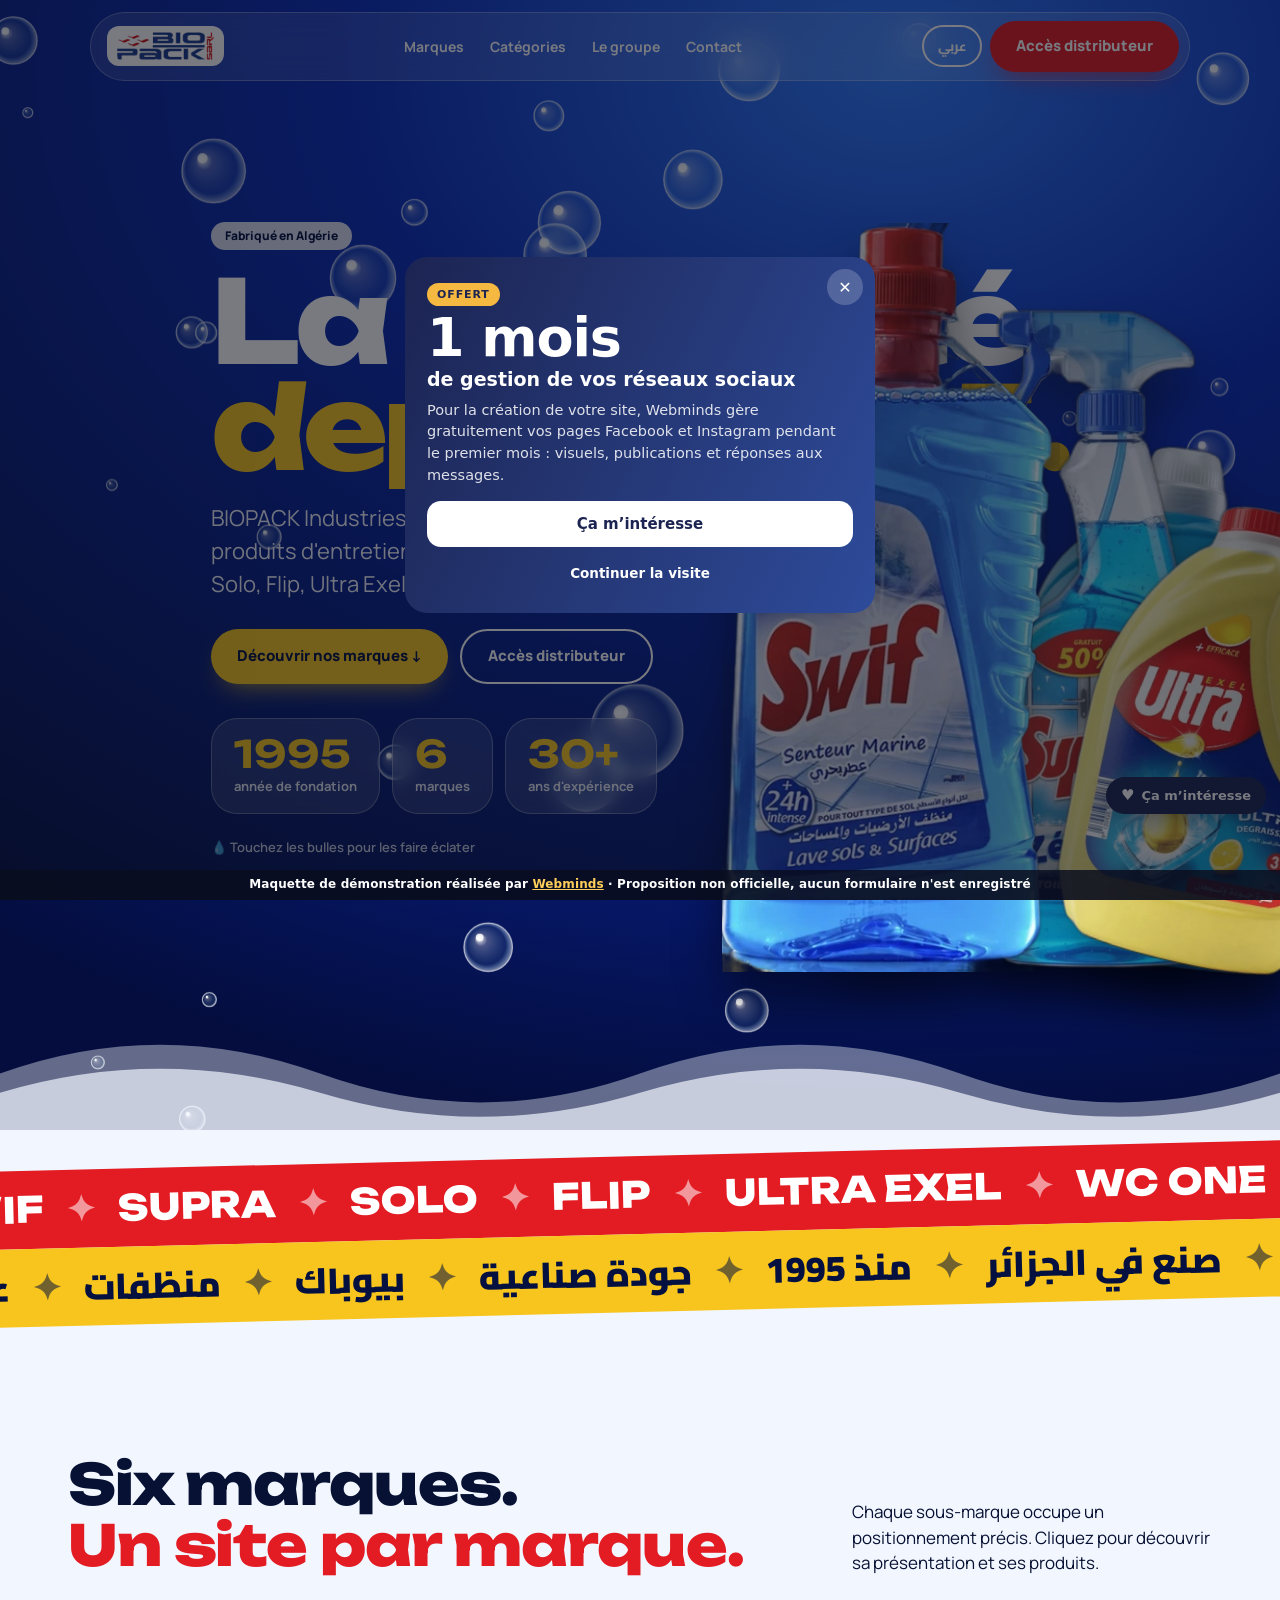
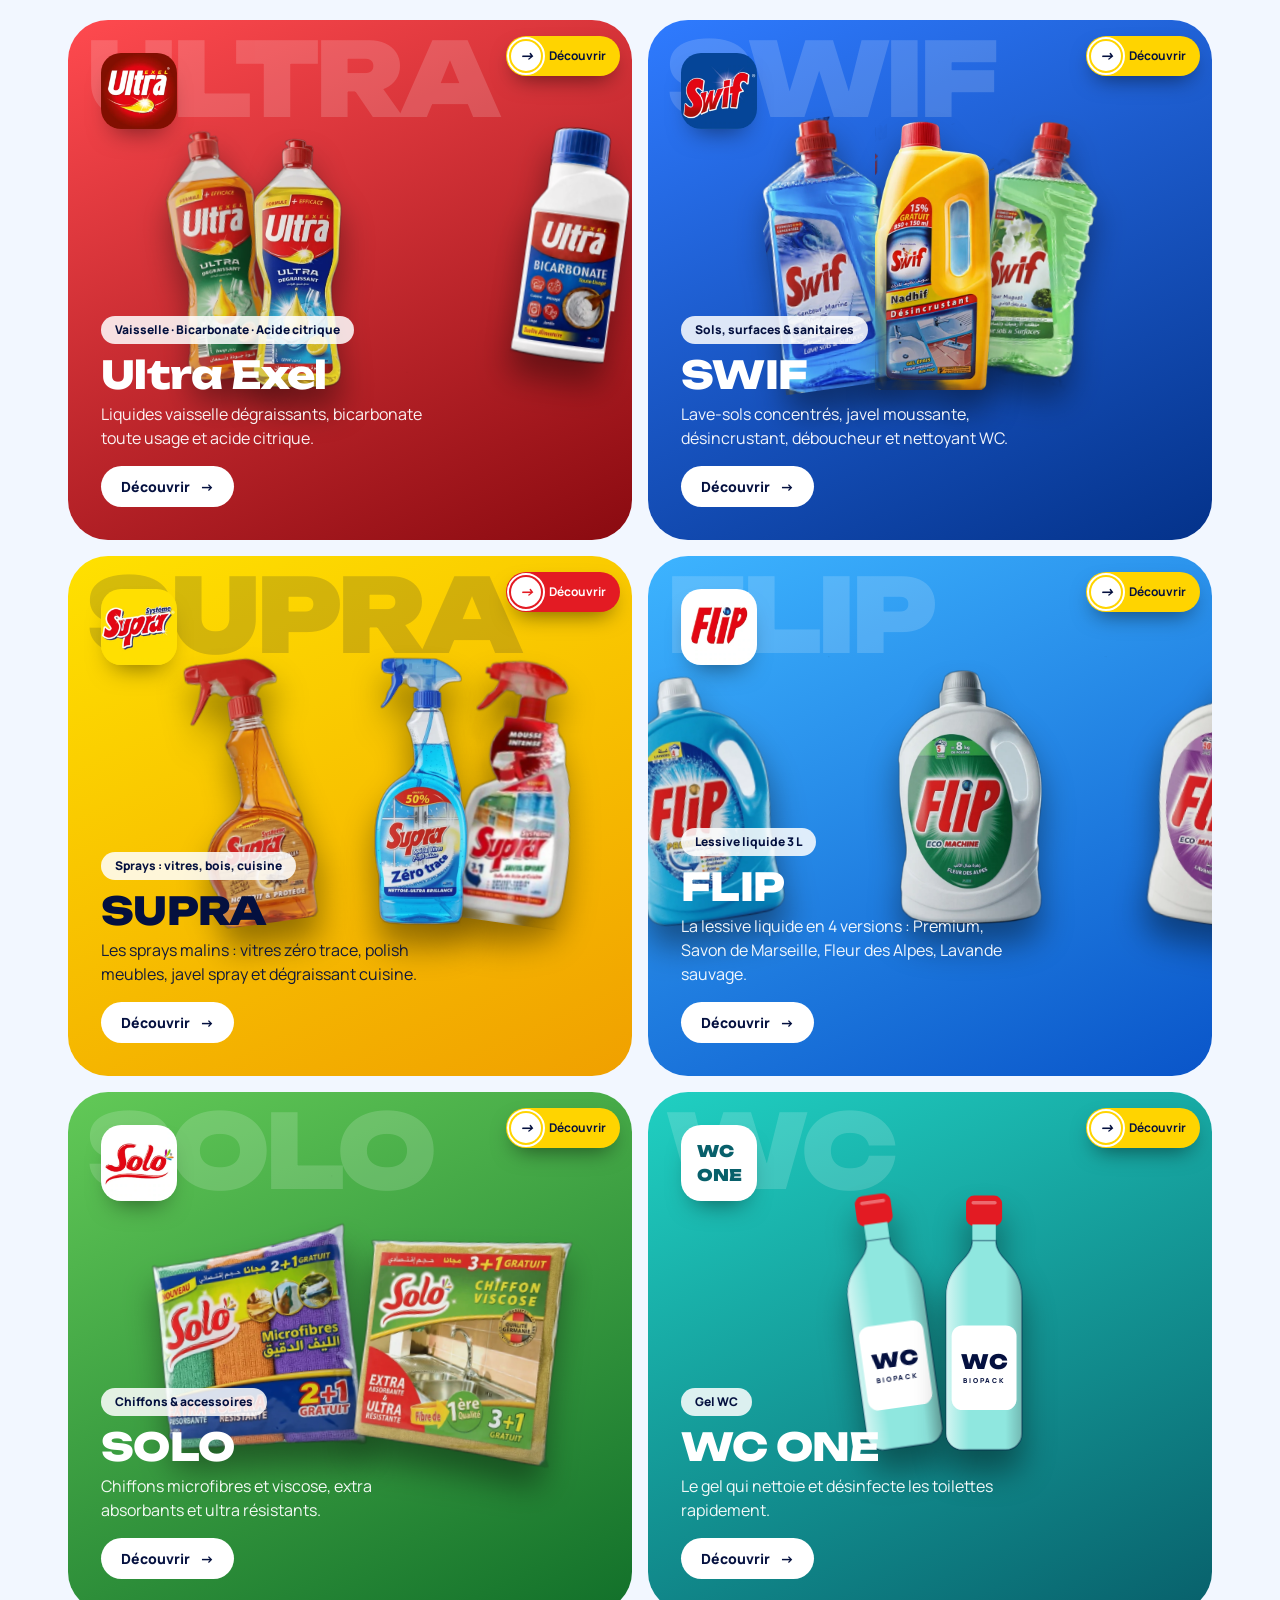
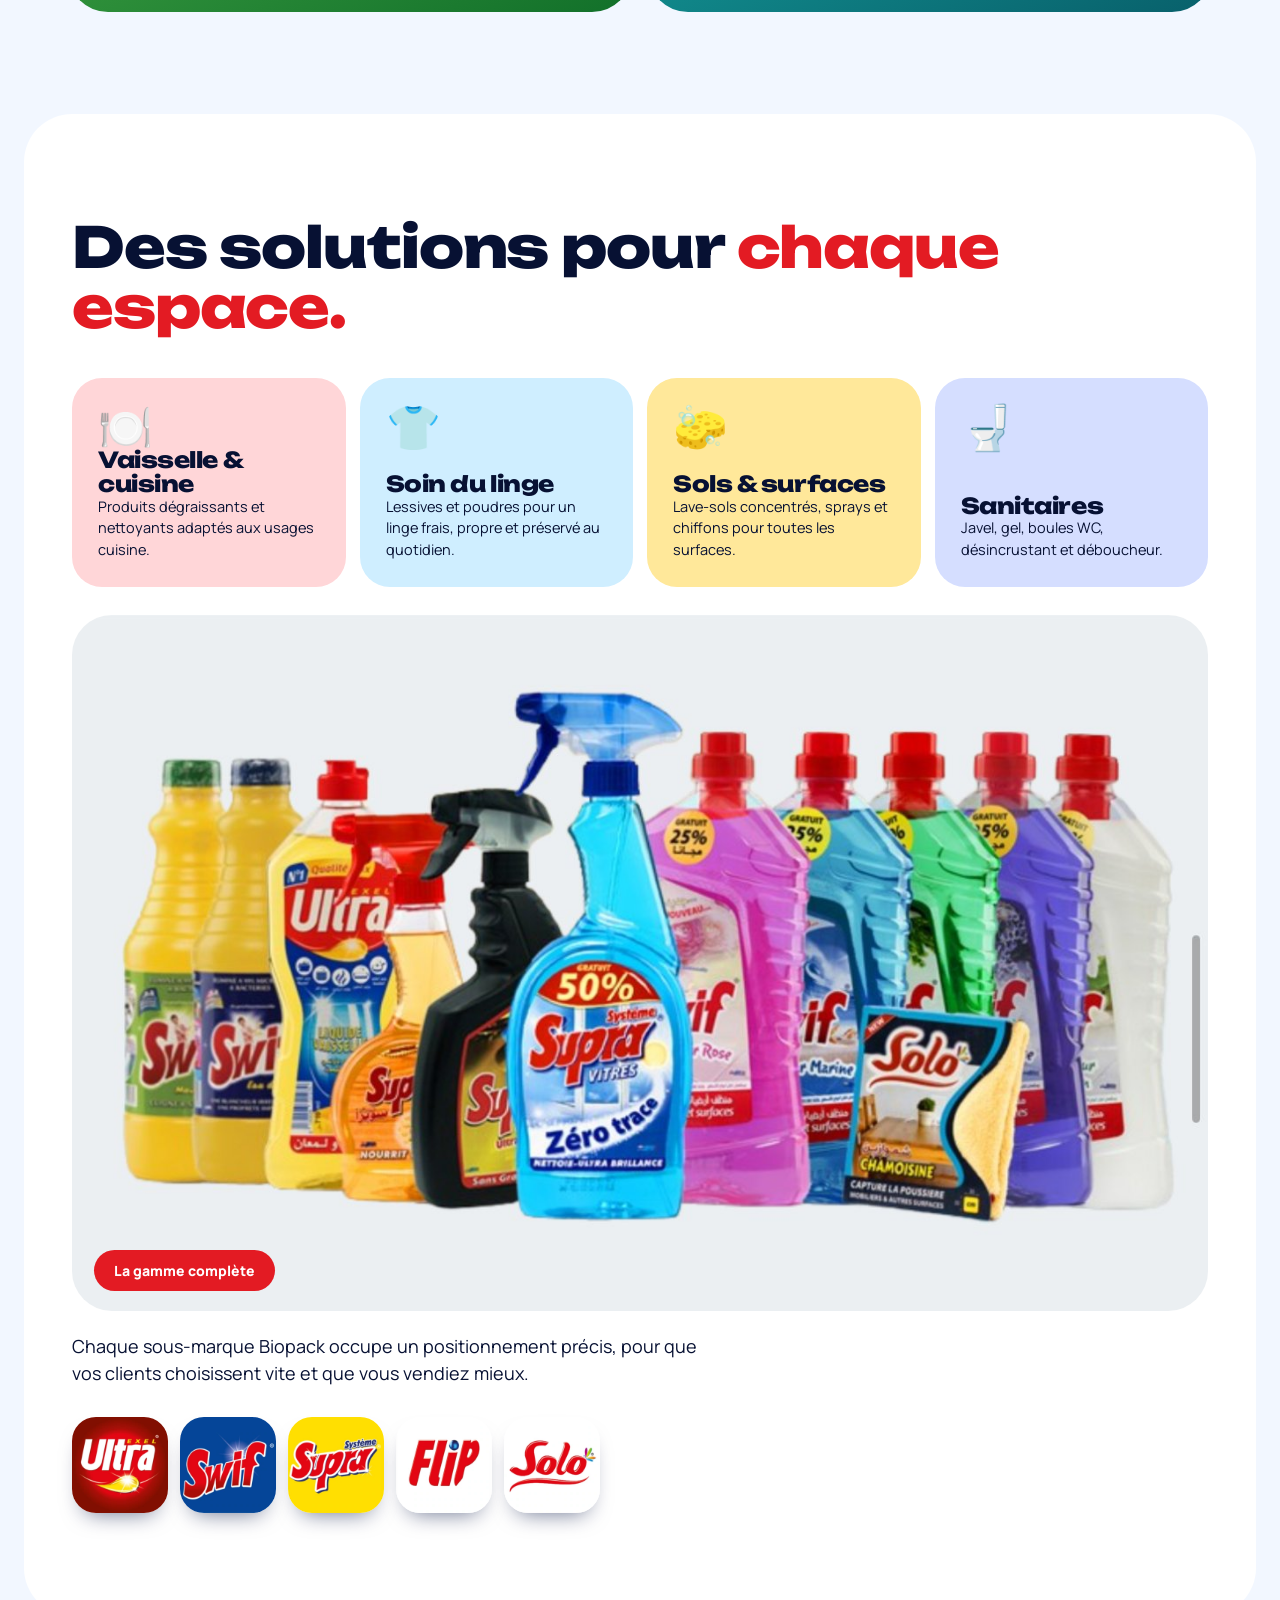
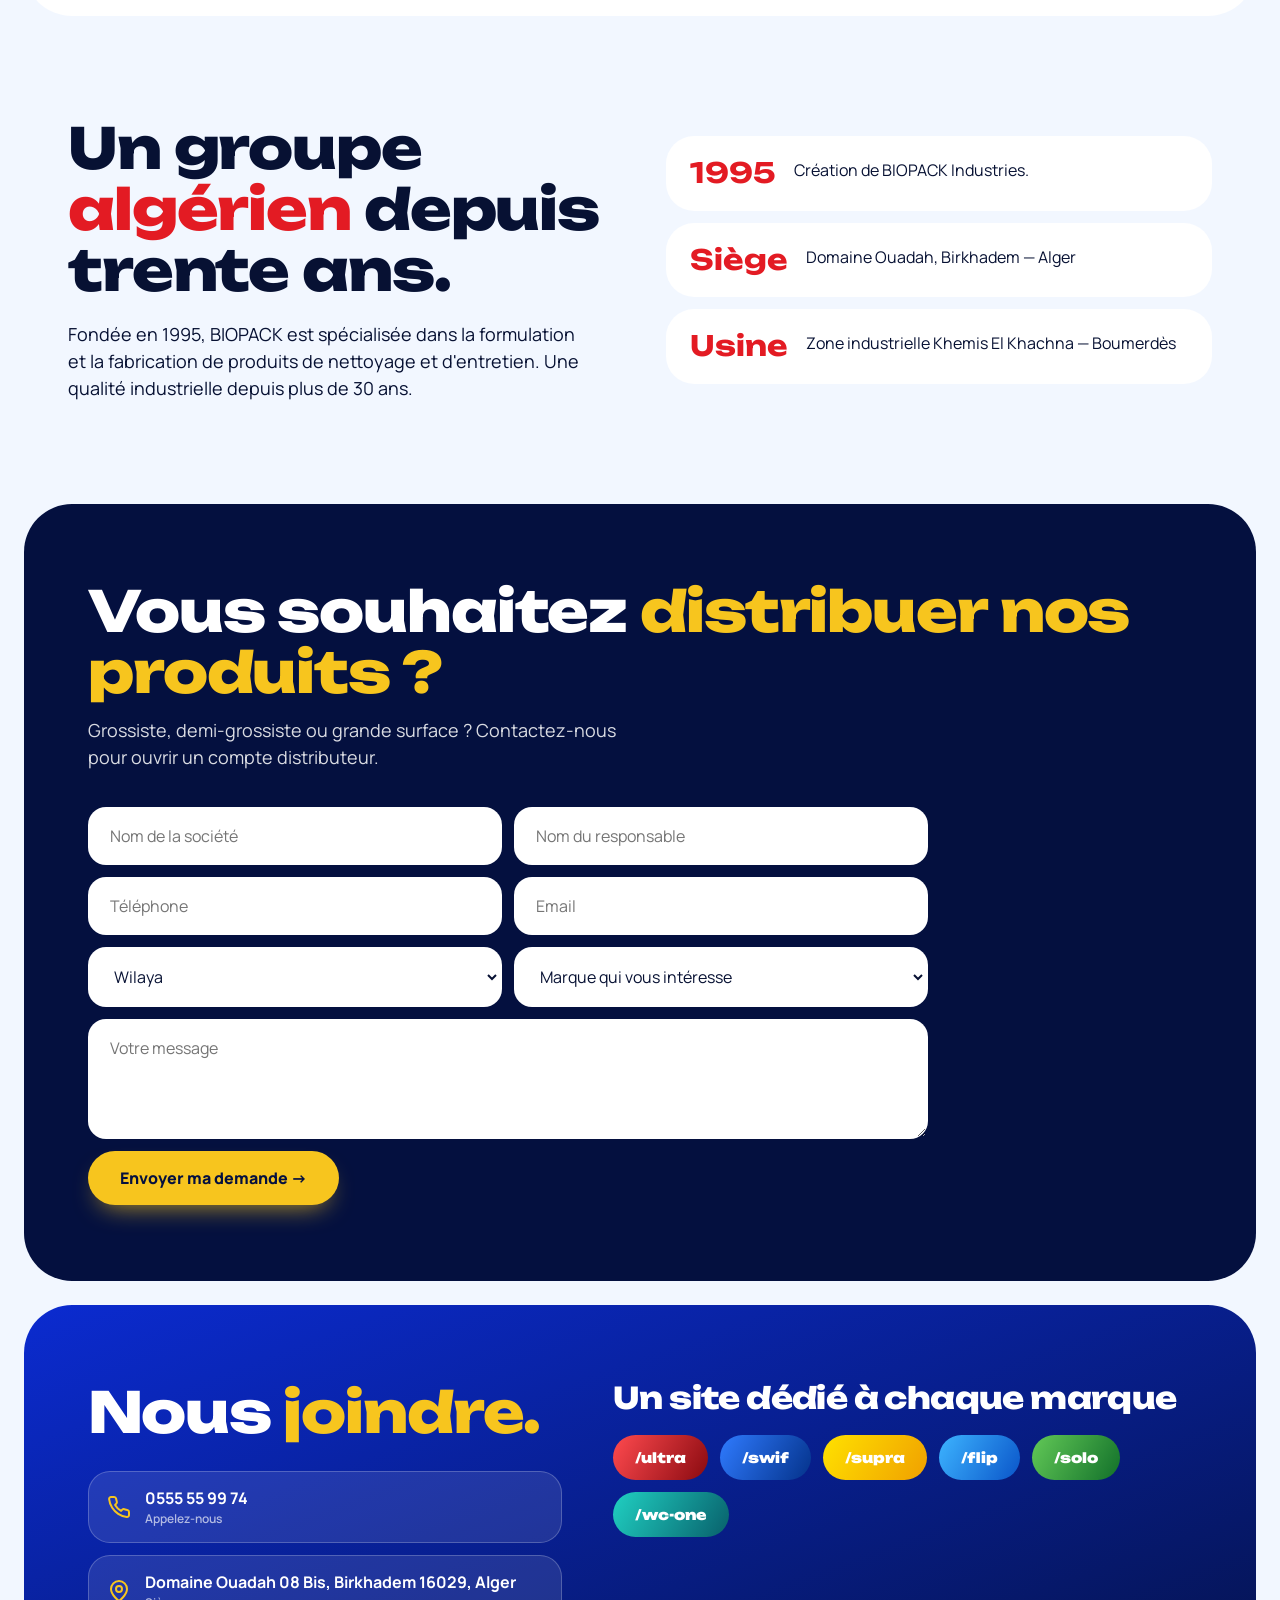
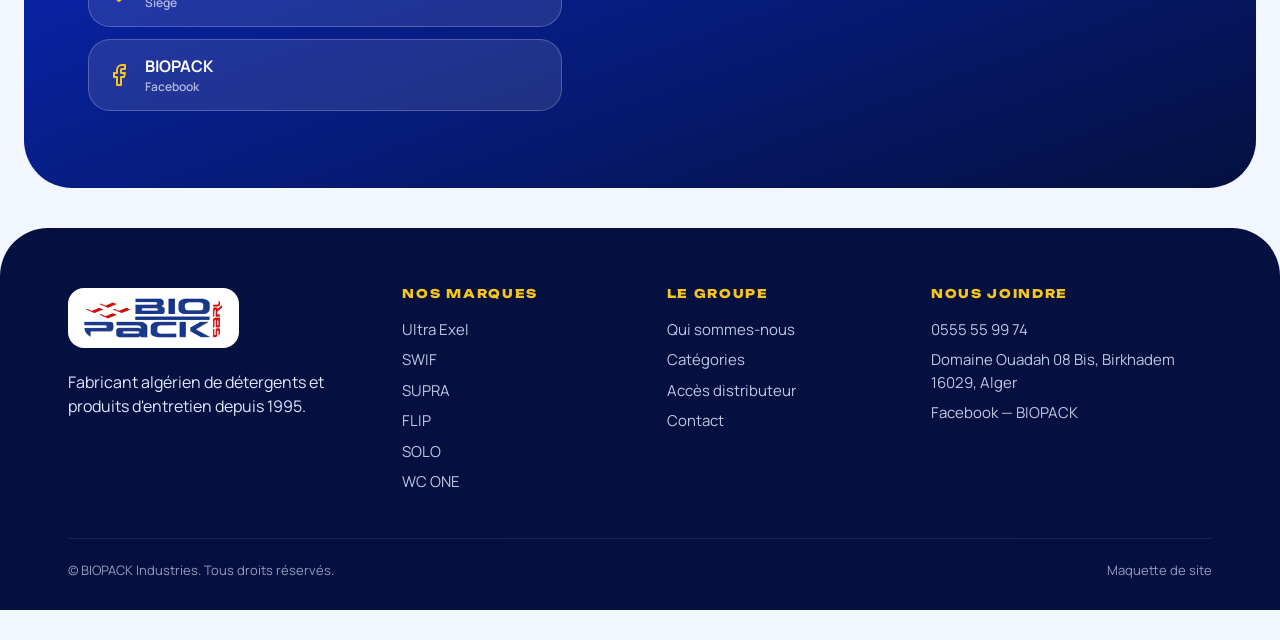
<file: index.html>
<!DOCTYPE html>
<html lang="fr"><head><meta charset="utf-8"><meta name="viewport" content="width=device-width, initial-scale=1, viewport-fit=cover"><link rel="preconnect" href="https://fonts.googleapis.com"><link rel="preconnect" href="https://fonts.gstatic.com" crossorigin><link href="https://fonts.googleapis.com/css2?family=Unbounded:wght@500;700;900&family=Manrope:wght@400;600;800&family=Cairo:wght@400;600;800;900&display=swap" rel="stylesheet"><link rel="stylesheet" href="style.css"><link rel="icon" href="img/logo-biopack.png">
<title data-ar="بيوباك — صانع جزائري للمنظفات منذ 1995">BIOPACK Industries — Détergents et produits d'entretien depuis 1995</title>
<meta name="description" content="BIOPACK Industries, fabricant algérien de détergents et produits d'entretien depuis 1995. Marques : Swif, Supra, Solo, Flip, Ultra Exel, WC One.">
<meta name="robots" content="noindex, nofollow"><!--wm-demo--></head><body>
<div id="hdr"></div>
<main>
<section class="hub-hero" id="top"><canvas class="bcanvas"></canvas>
 <div class="wrap">
  <span class="tag" data-ar="صنع في الجزائر">Fabriqué en Algérie</span>
  <h1 style="margin-top:18px" data-ar="النظافة <em>منذ 1995.</em>">La propreté,<br><em>depuis 1995.</em></h1>
  <p class="lead" data-ar="بيوباك للصناعات: صانع جزائري للمنظفات ومنتجات العناية، وراء علامات سويف وسوبرا وسولو وفليب وألترا إكسل ودبليو سي وان.">BIOPACK Industries, fabricant algérien de détergents et produits d'entretien, derrière les marques Swif, Supra, Solo, Flip, Ultra Exel et WC One.</p>
  <div class="acts"><a class="pill gold" href="#marques" data-ar="اكتشفوا علاماتنا ↓">Découvrir nos marques ↓</a><a class="pill ghost" href="#distributeurs" data-ar="فضاء الموزّع">Accès distributeur</a></div>
  <div class="kpis"><div><b>1995</b><span data-ar="سنة التأسيس">année de fondation</span></div><div><b>6</b><span data-ar="علامات">marques</span></div><div><b>30+</b><span data-ar="سنة من الخبرة">ans d'expérience</span></div></div>
  <span class="hint" data-ar="💧 المسوا الفقاعات لتفجيرها">💧 Touchez les bulles pour les faire éclater</span>
 </div>
 <div class="stage3" id="stage3"></div>
 <svg class="wave" viewBox="0 0 2880 120" preserveAspectRatio="none"><path class="w1" d="M0 60 Q360 0 720 60 T1440 60 T2160 60 T2880 60 V120 H0Z"/><path class="w2" d="M0 80 Q360 30 720 80 T1440 80 T2160 80 T2880 80 V120 H0Z"/></svg>
</section>

<div class="bands" aria-hidden="true"><div class="in">
 <div class="band"><div class="mq" data-w="SWIF|SUPRA|SOLO|FLIP|ULTRA EXEL|WC ONE"></div></div>
 <div class="band gold"><div class="mq" data-w="صنع في الجزائر|منذ 1995|جودة صناعية|بيوباك|منظفات|عناية"></div></div>
</div></div>

<section id="marques"><div class="wrap">
 <div class="head rv"><h2 data-ar="ست علامات.<br><em>موقع لكل علامة.</em>">Six marques.<br><em>Un site par marque.</em></h2>
  <p data-ar="كل علامة الفرعية لها موقعها ومنتجاتها. اضغطوا لاكتشافها.">Chaque sous-marque occupe un positionnement précis. Cliquez pour découvrir sa présentation et ses produits.</p></div>
 <div class="bgrid" id="bgrid"></div>
</div></section>

<section id="categories" style="background:#fff;border-radius:48px;margin-inline:clamp(10px,2vw,24px)"><div class="wrap">
 <h2 class="rv" data-ar="حلول <em>لكل مكان.</em>">Des solutions pour <em>chaque espace.</em></h2>
 <div class="catgrid">
  <div class="catc rv" style="--bg:var(--pink)"><span class="em">🍽️</span><div><h3 data-ar="الأواني والمطبخ">Vaisselle &amp; cuisine</h3><p data-ar="منتجات مزيلة للدهون ومنظفة ملائمة لاستعمالات المطبخ.">Produits dégraissants et nettoyants adaptés aux usages cuisine.</p></div></div>
  <div class="catc rv" style="--bg:var(--mint)"><span class="em">👕</span><div><h3 data-ar="العناية بالملابس">Soin du linge</h3><p data-ar="سوائل ومساحيق لملابس منعشة ونظيفة ومحفوظة كل يوم.">Lessives et poudres pour un linge frais, propre et préservé au quotidien.</p></div></div>
  <div class="catc rv" style="--bg:var(--sun)"><span class="em">🧽</span><div><h3 data-ar="الأرضيات والأسطح">Sols &amp; surfaces</h3><p data-ar="منظفات مركّزة وبخاخات وممسحات لكل الأسطح.">Lave-sols concentrés, sprays et chiffons pour toutes les surfaces.</p></div></div>
  <div class="catc rv" style="--bg:var(--lav)"><span class="em">🚽</span><div><h3 data-ar="الحمّامات والمراحيض">Sanitaires</h3><p data-ar="جافيل وجل وكريات ومزيل الترسبات وفاتح المجاري.">Javel, gel, boules WC, désincrustant et déboucheur.</p></div></div>
 </div>
 <div class="banner rv"><img src="img/col-all.jpg" alt="La gamme BIOPACK" loading="lazy"><span class="cap" data-ar="التشكيلة الكاملة">La gamme complète</span></div>
 <p class="rv" style="margin-top:22px;font-size:18px;max-width:640px" data-ar="كل علامة فرعية لبيوباك لها موقع محدد، ليختار زبائنكم بسرعة وتبيعوا أكثر.">Chaque sous-marque Biopack occupe un positionnement précis, pour que vos clients choisissent vite et que vous vendiez mieux.</p>
 <div class="tiles5 rv" id="tiles5"></div>
</div></section>

<section id="histoire"><div class="wrap story">
 <div class="rv"><h2 data-ar="مجموعة <em>جزائرية</em> منذ ثلاثين سنة.">Un groupe <em>algérien</em> depuis trente ans.</h2>
  <p style="margin-top:20px;font-size:18px;max-width:520px" data-ar="تأسست بيوباك سنة 1995 وتخصصت في تركيب وتصنيع منتجات التنظيف والعناية. جودة صناعية منذ أكثر من 30 سنة.">Fondée en 1995, BIOPACK est spécialisée dans la formulation et la fabrication de produits de nettoyage et d'entretien. Une qualité industrielle depuis plus de 30 ans.</p></div>
 <div class="tlv rv">
  <div><b>1995</b><p data-ar="تأسيس بيوباك للصناعات.">Création de BIOPACK Industries.</p></div>
  <div><b data-ar="المقر">Siège</b><p>Domaine Ouadah, Birkhadem — Alger</p></div>
  <div><b data-ar="المصنع">Usine</b><p>Zone industrielle Khemis El Khachna — Boumerdès</p></div>
 </div>
</div></section>

<section id="distributeurs" class="lightform"><div class="bubbles" data-n="10"></div><h2 class="rv" style="position:relative" data-ar="تريدون <em>توزيع منتجاتنا؟</em>">Vous souhaitez <em>distribuer nos produits ?</em></h2>
 <p class="rv" style="position:relative;margin-top:14px;opacity:.85;font-size:18px;max-width:560px" data-ar="تاجر جملة أو نصف جملة أو مساحة تجارية؟ اتصلوا بنا لفتح حساب موزّع.">Grossiste, demi-grossiste ou grande surface ? Contactez-nous pour ouvrir un compte distributeur.</p>
 <form class="f" id="df" style="position:relative">
  <input placeholder="Nom de la société" data-ar-ph="اسم المؤسسة" required><input placeholder="Nom du responsable" data-ar-ph="اسم المسؤول" required>
  <input type="tel" placeholder="Téléphone" data-ar-ph="الهاتف" required><input type="email" placeholder="Email" data-ar-ph="البريد الإلكتروني" required>
  <select id="wil" required><option value="" data-ar="الولاية">Wilaya</option></select>
  <select id="marq" required><option value="" data-ar="العلامة المهتم بها">Marque qui vous intéresse</option></select>
  <textarea class="full" id="dmsg" placeholder="Votre message" data-ar-ph="رسالتكم"></textarea>
  <button class="pill gold" type="submit" data-ar="إرسال الطلب →">Envoyer ma demande →</button>
 </form>
</section>

<div class="contact rv" id="contact" style="margin-top:24px"><div class="bubbles" data-n="12"></div>
 <div class="cg"><div><h2 data-ar="تواصلوا <em>معنا.</em>">Nous <em>joindre.</em></h2>
  <div class="cinfo"><a id="c-tel"></a><a id="c-map" target="_blank" rel="noopener"></a><a id="c-fb" target="_blank" rel="noopener"></a></div></div>
  <div><h3 style="font-size:clamp(20px,2.4vw,30px)" data-ar="موقع خاص بكل علامة">Un site dédié à chaque marque</h3><div class="others" id="others" style="margin-top:20px"></div></div></div>
</div>
</main>
<div id="ftr"></div>
<script src="brands.js"></script><script src="hubapp.js"></script>
<script>
document.getElementById('stage3').innerHTML=['ultra_orange750','swif_marine','flip_premium','supra_vitres','ultra_3l'].map(n=>'<img src="img/'+n+'.webp" alt="">').join('');
function drawBrands(){
 document.getElementById('bgrid').innerHTML=BORDER.map(k=>{const b=BRANDS[k];
  const imgs=b.hero.length?b.hero.map(s=>'<img src="img/'+s+'.webp" alt="">').join(''):bbottle('#8fe7df','WC')+bbottle('#8fe7df','WC');
  return '<a class="bcard'+(b.dark?' dk':'')+' rv" style="--c1:'+b.c1+';--c2:'+b.c2+'" href="'+b.slug+'/"><div class="bubbles" data-n="7"></div><span class="wmk">'+b.name.split(' ')[0]+'</span><span class="pastille"><i class="pi">→</i><b data-ar="اكتشفوا">Découvrir</b></span>'+(b.logo?'<img class="tile-logo" src="img/'+b.logo+'" alt="'+b.name+'">':'<span class="tile-logo" style="background:#fff;color:#08606b;display:grid;place-items:center;font-family:var(--h);font-weight:900;font-size:16px">WC<br>ONE</span>')+'<div class="bots'+(b.hero.length===2?' two':'')+'">'+imgs+'</div><div class="tx"><span class="tag" data-ar="'+A(b.tagAr)+'">'+b.tag+'</span><h3>'+b.name+'</h3><p data-ar="'+A(b.subAr)+'">'+b.sub+'</p><span class="go"><span data-ar="اكتشفوا">Découvrir</span> →</span></div></a>'}).join('');
 App.refresh();
}
drawBrands();
document.getElementById('tiles5').innerHTML=BORDER.filter(k=>BRANDS[k].logo).map(k=>'<a href="'+BRANDS[k].slug+'/"><img src="img/'+BRANDS[k].logo+'" alt="'+BRANDS[k].name+'"></a>').join('');
document.getElementById('wil').innerHTML+=wilayaOpts();
document.getElementById('marq').innerHTML+=opt('Toutes les marques','كل العلامات')+BORDER.map(k=>opt(BRANDS[k].name,BRANDS[k].name)).join('');
const qb=new URLSearchParams(location.search).get('b');if(qb){const o=[...document.getElementById('marq').options].find(x=>x.text.toLowerCase()===qb.toLowerCase().replace('-',' '));if(o)o.selected=true}
const qp=new URLSearchParams(location.search).get('p');if(qp)document.getElementById('dmsg').value='Bonjour, je souhaite un tarif pour : '+qp;
document.getElementById('df').onsubmit=e=>{e.preventDefault();okForm(e.target,'Demande envoyée ! On vous rappelle vite.','تم إرسال الطلب! سنتّصل بكم قريبا.')};
document.getElementById('c-tel').href=GROUP.tel;document.getElementById('c-tel').innerHTML=IC.phone+'<span>'+GROUP.phone+'<small data-ar="اتصلوا بنا">Appelez-nous</small></span>';
document.getElementById('c-map').href=GROUP.map;document.getElementById('c-map').innerHTML=IC.pin+'<span>'+GROUP.addr+'<small data-ar="المقر">Siège</small></span>';
document.getElementById('c-fb').href=GROUP.fb;document.getElementById('c-fb').innerHTML=IC.fb+'<span>BIOPACK<small>Facebook</small></span>';
document.getElementById('others').innerHTML=BORDER.map(k=>'<a style="--c1:'+BRANDS[k].c1+';--c2:'+BRANDS[k].c2+'" href="'+BRANDS[k].slug+'/">/'+BRANDS[k].slug+'</a>').join('');
document.addEventListener('langchange',drawBrands);
App.refresh();
</script><div id="wm-demo" role="note" style="position:fixed;left:0;right:0;bottom:0;z-index:2147483000;background:rgba(10,14,30,.92);color:#fff;font:600 12px/1.3 system-ui,-apple-system,Segoe UI,Roboto,sans-serif;text-align:center;padding:7px 12px calc(7px + env(safe-area-inset-bottom,0px));letter-spacing:.01em">Maquette de démonstration réalisée par <a href="https://webminds.dz" style="color:#ffcf5a;text-decoration:underline" target="_blank" rel="noopener">Webminds</a> · Proposition non officielle, aucun formulaire n'est enregistré</div>
<script>(function(){function f(){var b=document.getElementById('wm-demo');if(!b)return;var h=b.offsetHeight;document.body.style.paddingBottom=(parseFloat(getComputedStyle(document.body).paddingBottom)||0)+h+'px';document.querySelectorAll('body *').forEach(function(e){if(e===b||b.contains(e))return;var s=getComputedStyle(e);if(s.position!=='fixed')return;var bt=parseFloat(s.bottom);if(!isNaN(bt)&&bt<120&&s.bottom!=='auto'&&e.offsetHeight<window.innerHeight*.6){e.style.bottom=(bt+h)+'px'}})}if(document.readyState==='complete')f();else addEventListener('load',f)})();</script><!--wm-demo--><script data-wml>(function(){if(window.__wmL)return;window.__wmL=1;
var C={"p": "Ultra", "mail": null, "wa": "213797372452", "v": [["/", "Version corporate", "Claire et rassurante"]]};
function ready(f){document.readyState==='loading'?document.addEventListener('DOMContentLoaded',f):f()}
ready(function(){
var css='.wmL-b{position:fixed;right:14px;bottom:calc(56px + env(safe-area-inset-bottom));z-index:2147483000;border:0;border-radius:999px;background:#1C2452;color:#fff;font:700 13px/1 system-ui,-apple-system,Segoe UI,Roboto,sans-serif;padding:11px 15px;box-shadow:0 6px 22px rgba(20,30,60,.35);cursor:pointer;display:flex;align-items:center;gap:7px}'
+'@media(max-width:520px){.wmL-b{bottom:calc(112px + env(safe-area-inset-bottom));font-size:12.5px;padding:10px 13px}}'
+'.wmL-m{position:fixed;inset:0;z-index:2147483001;background:rgba(10,14,25,.55);display:none;align-items:flex-end;justify-content:center;font-family:system-ui,-apple-system,Segoe UI,Roboto,sans-serif}.wmL-m.on{display:flex}@media(min-width:700px){.wmL-m{align-items:center;padding:20px}}'
+'.wmL-x{box-sizing:border-box;position:relative;background:#fff;color:#1C2452;width:100%;max-width:470px;max-height:92vh;overflow:auto;border-radius:22px 22px 0 0;padding:24px 22px calc(22px + env(safe-area-inset-bottom));text-align:left}@media(min-width:700px){.wmL-x{border-radius:22px}}'
+'.wmL-x *{box-sizing:border-box}.wmL-c{position:absolute;top:12px;right:12px;width:36px;height:36px;border:0;border-radius:50%;background:#F0F2F1;font-size:16px;cursor:pointer;color:#1C2452}'
+'.wmL-x h3{font:800 26px/1.1 system-ui,-apple-system,sans-serif;margin:4px 40px 10px 0;color:inherit}.wmL-x p{margin:0 0 14px;line-height:1.5;font-size:14.5px;opacity:.85}'
+'.wmL-o{background:linear-gradient(115deg,#1C2452,#2E4B9A);color:#fff}.wmL-o .wmL-c{background:rgba(255,255,255,.2);color:#fff}.wmL-big{font:900 54px/.95 system-ui,-apple-system,sans-serif;letter-spacing:-.02em;margin:6px 0 2px}.wmL-big small{display:block;font-size:19px;font-weight:700;letter-spacing:0;margin-top:6px}'
+'.wmL-tag{display:inline-block;background:#F5B841;color:#1C2452;font:800 11px system-ui,sans-serif;letter-spacing:.08em;border-radius:999px;padding:5px 10px}'
+'.wmL-btn{display:flex;align-items:center;justify-content:center;width:100%;border:0;border-radius:14px;padding:14px;font:800 15px system-ui,-apple-system,sans-serif;cursor:pointer;margin-top:8px}.wmL-w{background:#fff;color:#1C2452}.wmL-g{background:#1FAF55;color:#fff}.wmL-n{background:#1C2452;color:#fff}.wmL-l{background:transparent;color:inherit;font-weight:600;font-size:13.5px;padding:10px}'
+'.wmL-s{font:700 11.5px system-ui,sans-serif;text-transform:uppercase;letter-spacing:.06em;opacity:.6;margin:12px 0 8px}.wmL-ch{display:grid;gap:8px}.wmL-ch label{display:flex;align-items:center;gap:10px;border:1.5px solid #E2E6E3;border-radius:12px;padding:11px 12px;cursor:pointer;font-size:14px;font-weight:600}.wmL-ch label small{display:block;font-weight:500;opacity:.65;font-size:12px}.wmL-ch input{width:18px;height:18px;flex:none;accent-color:#1FAF55}'
+'.wmL-f{display:grid;gap:8px;margin:12px 0 6px}.wmL-f input{border:1.5px solid #E2E6E3;border-radius:12px;padding:12px;font:500 16px system-ui,sans-serif;color:#1C2452;background:#fff;-webkit-user-select:text!important;user-select:text!important;width:100%}'
+'.wmL-ok{text-align:center}.wmL-ok i{display:grid;place-items:center;width:64px;height:64px;margin:6px auto 12px;border-radius:50%;background:#E8F7EE;color:#1FAF55;font-style:normal;font-size:30px}';
var st=document.createElement('style');st.textContent=css;document.head.appendChild(st);
function ss(k,v){try{if(v===undefined)return sessionStorage.getItem(k);sessionStorage.setItem(k,v)}catch(e){}}
var p=location.pathname,cur=0;C.v.forEach(function(v,i){if(v[0]!=='/'&&p.indexOf(v[0])===0)cur=i});
var off=document.createElement('div');off.className='wmL-m';off.innerHTML='<div class="wmL-x wmL-o" role="dialog" aria-modal="true"><button class="wmL-c" type="button" aria-label="Fermer">✕</button><span class="wmL-tag">OFFERT</span><div class="wmL-big">1 mois<small>de gestion de vos réseaux sociaux</small></div><p style="margin-top:12px">Pour la création de votre site, Webminds gère gratuitement vos pages Facebook et Instagram pendant le premier mois : visuels, publications et réponses aux messages.</p><button class="wmL-btn wmL-w" type="button" data-i>Ça m’intéresse</button><button class="wmL-btn wmL-l" type="button" data-c>Continuer la visite</button></div>';
var ch='';C.v.forEach(function(v,i){ch+='<label><input type="radio" name="wmLv" value="'+v[1]+'"'+(i===cur?' checked':'')+'><span>'+v[1]+(v[2]?'<small>'+v[2]+'</small>':'')+'</span></label>'});
var it=document.createElement('div');it.className='wmL-m';it.innerHTML='<div class="wmL-x" role="dialog" aria-modal="true"><button class="wmL-c" type="button" aria-label="Fermer">✕</button><div data-s1><h3>Cette maquette vous plaît ?</h3><p>Choisissez la version qui vous intéresse : Webminds vous recontacte pour vous la présenter.</p>'+(C.v.length>1?'<div class="wmL-s">La version préférée</div><div class="wmL-ch">'+ch+'</div>':'')+'<div class="wmL-s">En plus</div><div class="wmL-ch"><label><input type="checkbox" value="Gestion des réseaux sociaux (1 mois offert)"><span>Réseaux sociaux<small>1 mois de gestion offert avec le site</small></span></label></div><div class="wmL-f"><input name="n" placeholder="Votre nom" autocomplete="name"><input name="t" type="tel" inputmode="tel" placeholder="Votre téléphone (facultatif)" autocomplete="tel"></div><button class="wmL-btn wmL-g" type="button" data-w>Envoyer sur WhatsApp</button>'+(C.mail?'<button class="wmL-btn wmL-l" type="button" data-e>Envoyer par e-mail</button>':'')+'</div><div class="wmL-ok" data-s2 hidden><i>✓</i><h3 style="margin:0 0 8px">Merci !</h3><p>Votre choix a bien été transmis à Webminds. Nous vous recontactons très vite.</p><button class="wmL-btn wmL-n" type="button" data-c>Continuer la visite</button></div></div>';
document.body.appendChild(off);document.body.appendChild(it);
var b=document.createElement('button');b.type='button';b.className='wmL-b';b.innerHTML='<b style="font-size:15px">♥</b>Ça m’intéresse';document.body.appendChild(b);
function op(m){off.classList.remove('on');it.classList.remove('on');m.classList.add('on')}
[off,it].forEach(function(m){m.addEventListener('click',function(e){if(e.target===m||e.target.closest('.wmL-c')||e.target.closest('[data-c]'))m.classList.remove('on')})});
b.onclick=function(){op(it)};off.querySelector('[data-i]').onclick=function(){op(it)};
function msg(){var v=(it.querySelector('input[name=wmLv]:checked')||{}).value||C.v[cur][1],x=[].map.call(it.querySelectorAll('input[type=checkbox]:checked'),function(c){return c.value}),n=it.querySelector('[name=n]').value.trim(),t=it.querySelector('[name=t]').value.trim();
 return{v:v,x:x,n:n,t:t,txt:'Bonjour Webminds, la maquette '+C.p+' m’intéresse.\nVersion préférée : '+v+(x.length?'\nEn plus : '+x.join(', '):'')+(n?'\nNom : '+n:'')+(t?'\nTéléphone : '+t:'')+'\nLien : '+location.origin+C.v[cur][0]}}
function mail(m){if(!C.mail)return;try{fetch('https://formsubmit.co/ajax/'+C.mail,{method:'POST',keepalive:true,headers:{'Content-Type':'application/json','Accept':'application/json'},body:JSON.stringify({_subject:'Maquette '+C.p+' : intéressé ('+m.v+')',Prospect:C.p,Version:m.v,Options:m.x.join(', ')||'-',Nom:m.n||'-',Telephone:m.t||'-',Lien:location.origin+C.v[cur][0],_template:'table',_captcha:'false'})}).catch(function(){})}catch(e){}}
function done(){it.querySelector('[data-s1]').hidden=true;it.querySelector('[data-s2]').hidden=false;ss('wmL-sent','1')}
it.querySelector('[data-w]').onclick=function(){var m=msg();mail(m);done();location.href='https://wa.me/'+C.wa+'?text='+encodeURIComponent(m.txt)};
var e=it.querySelector('[data-e]');if(e)e.onclick=function(){mail(msg());done()};
var sh=ss('wmL-off');addEventListener('scroll',function(){var r=(scrollY+innerHeight)/document.documentElement.scrollHeight;
 if(!sh&&scrollY>500&&r>.3){sh=1;ss('wmL-off','1');op(off)}
 if(!ss('wmL-it')&&!ss('wmL-sent')&&sh&&r>.92&&!off.classList.contains('on')){ss('wmL-it','1');op(it)}},{passive:true});
});})();
</script></body></html>
</file>
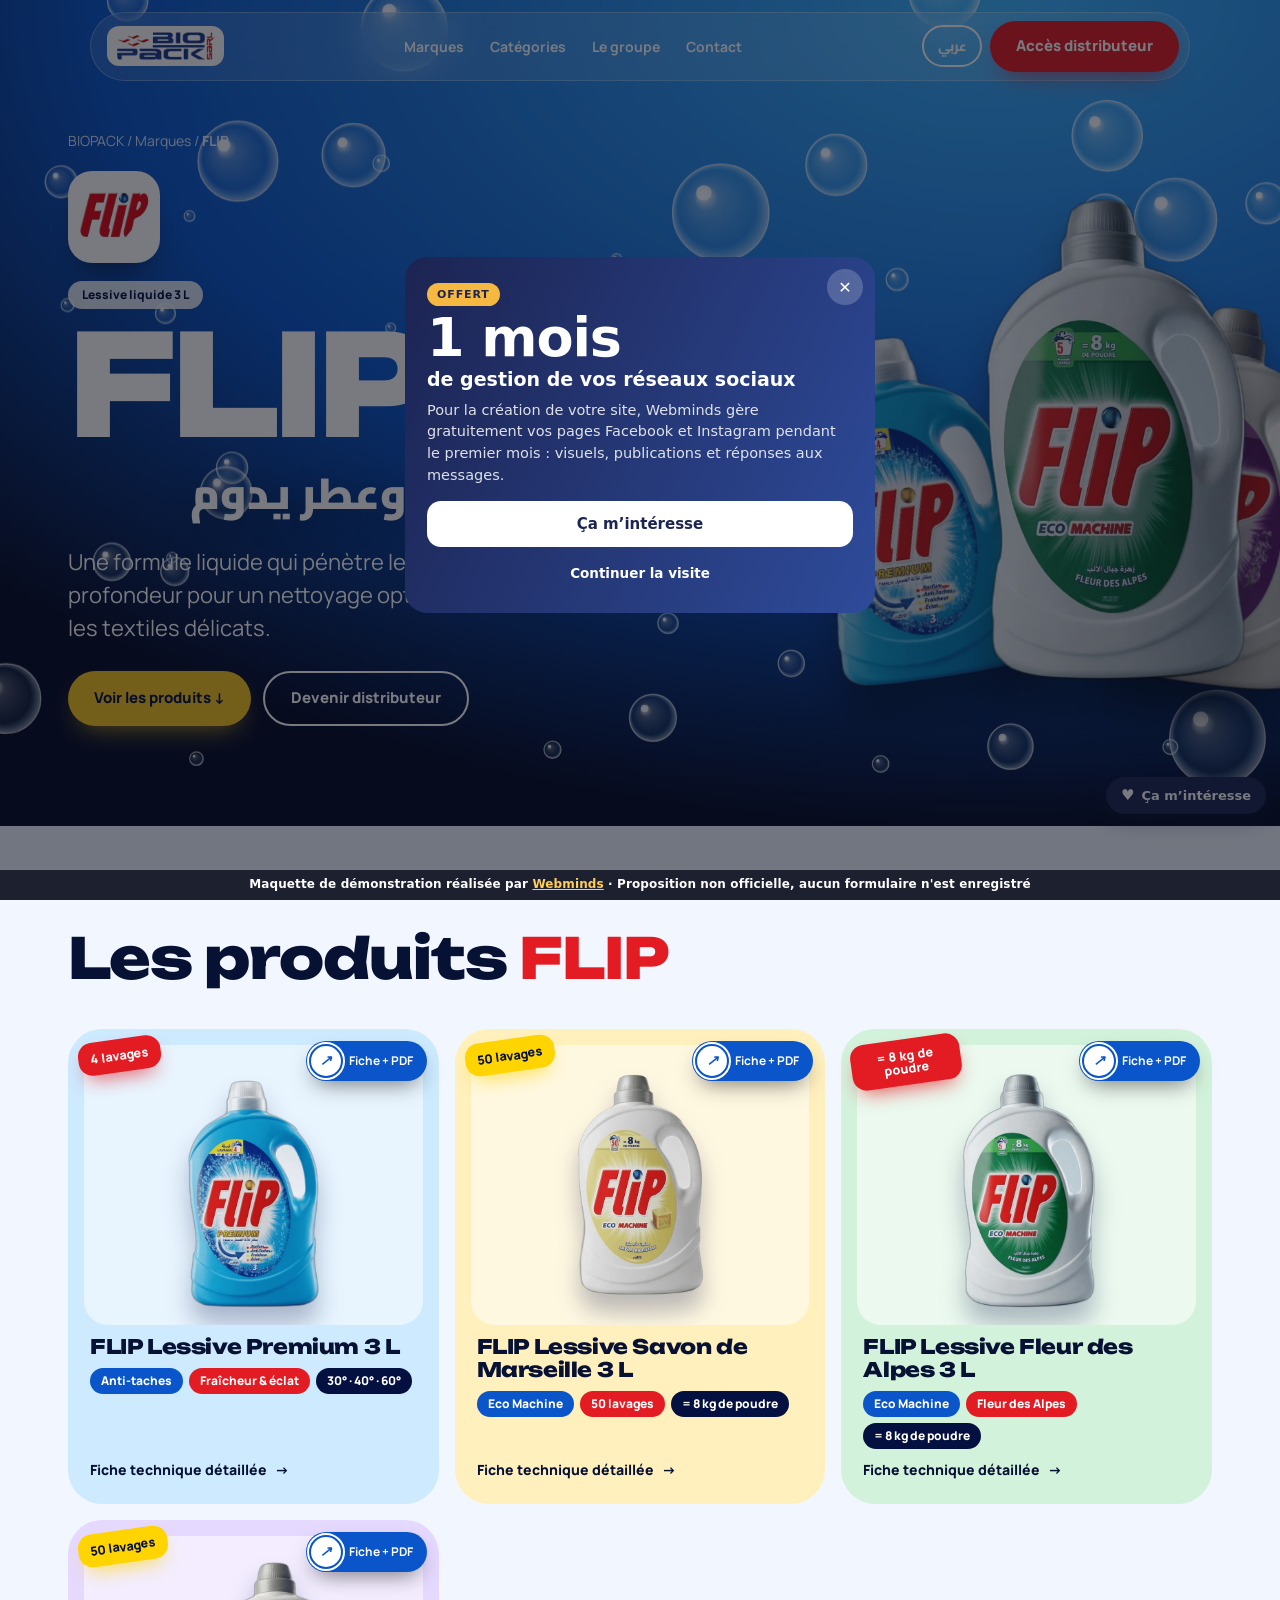
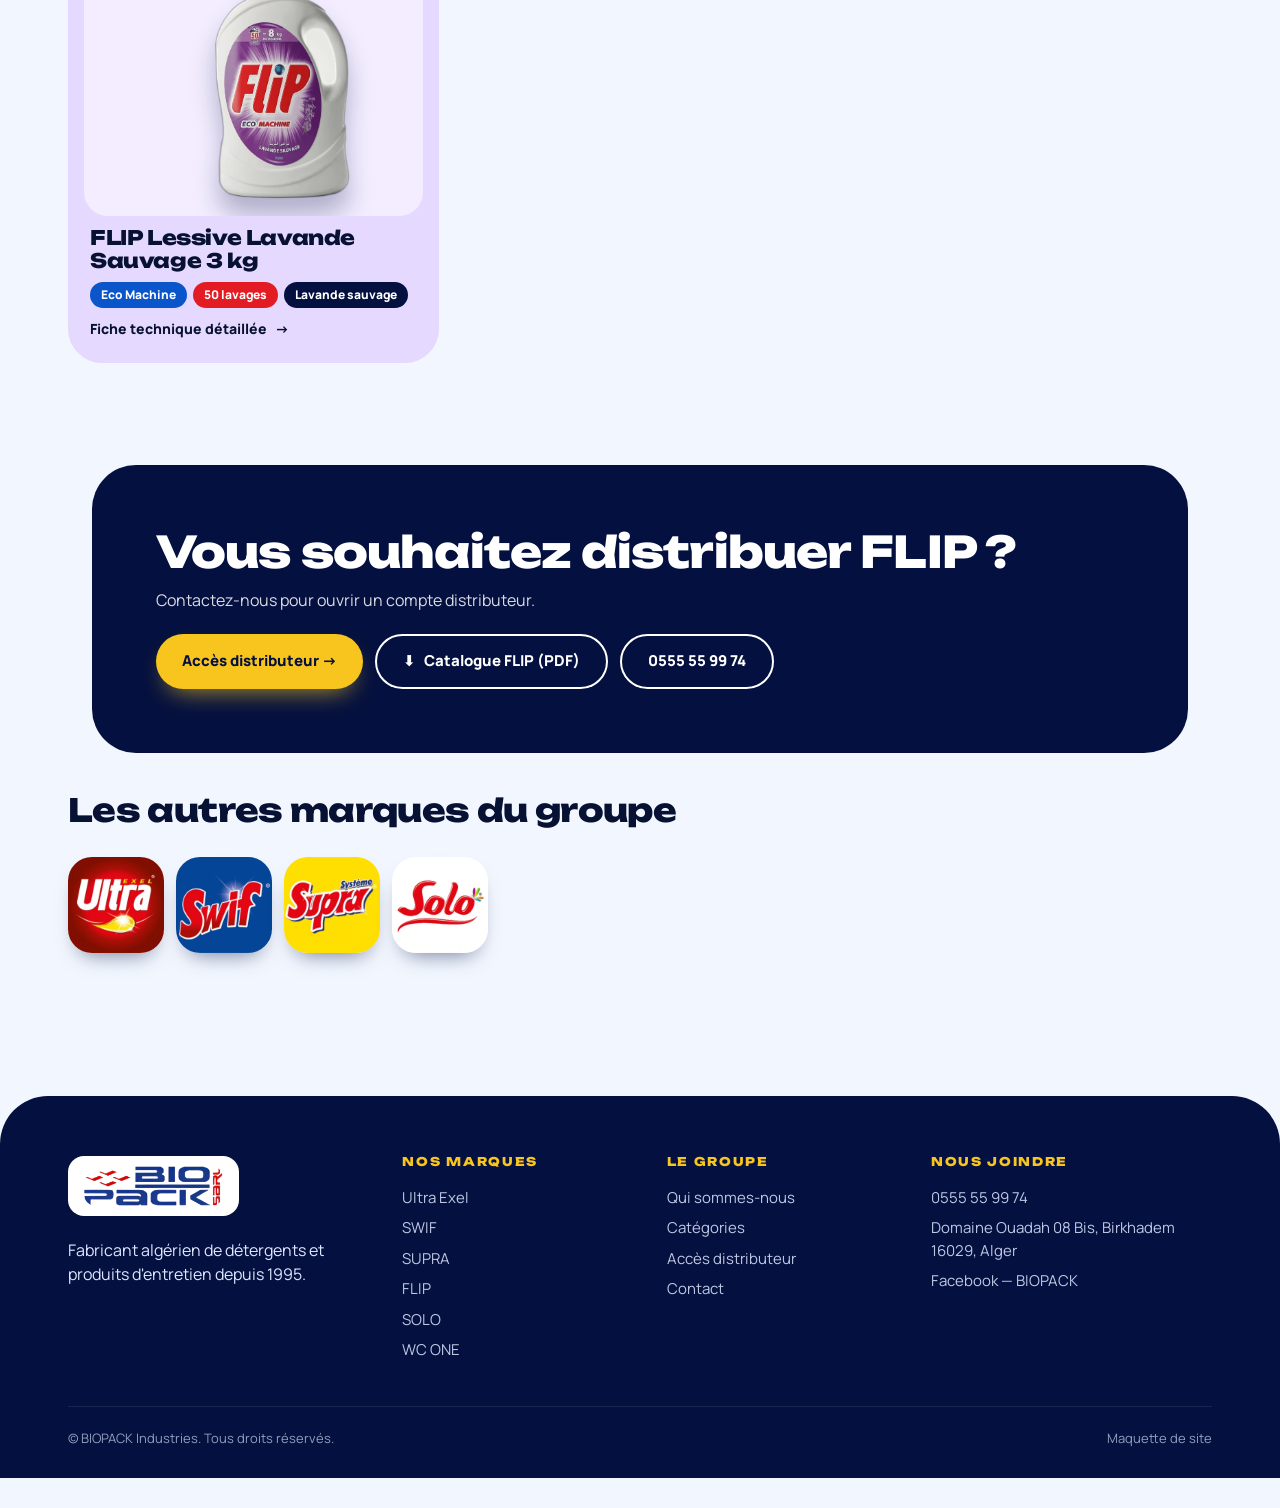
<file: flip/index.html>
<!DOCTYPE html>
<html lang="fr"><head><meta charset="utf-8"><meta name="viewport" content="width=device-width, initial-scale=1, viewport-fit=cover"><link rel="preconnect" href="https://fonts.googleapis.com"><link rel="preconnect" href="https://fonts.gstatic.com" crossorigin><link href="https://fonts.googleapis.com/css2?family=Unbounded:wght@500;700;900&family=Manrope:wght@400;600;800&family=Cairo:wght@400;600;800;900&display=swap" rel="stylesheet"><link rel="stylesheet" href="../style.css"><link rel="icon" href="../img/logo-biopack.png">
<title>FLIP — BIOPACK</title>
<meta name="robots" content="noindex, nofollow"><!--wm-demo--></head><body>
<div id="hdr"></div>
<main id="app"></main>
<div id="ftr"></div>
<script>window.ROOT='../';window.BKEY='flip'</script>
<script src="../brands.js"></script><script src="../fiches-data.js"></script><script src="../hubapp.js"></script><script src="../brandpage.js"></script>
<div id="wm-demo" role="note" style="position:fixed;left:0;right:0;bottom:0;z-index:2147483000;background:rgba(10,14,30,.92);color:#fff;font:600 12px/1.3 system-ui,-apple-system,Segoe UI,Roboto,sans-serif;text-align:center;padding:7px 12px calc(7px + env(safe-area-inset-bottom,0px));letter-spacing:.01em">Maquette de démonstration réalisée par <a href="https://webminds.dz" style="color:#ffcf5a;text-decoration:underline" target="_blank" rel="noopener">Webminds</a> · Proposition non officielle, aucun formulaire n'est enregistré</div>
<script>(function(){function f(){var b=document.getElementById('wm-demo');if(!b)return;var h=b.offsetHeight;document.body.style.paddingBottom=(parseFloat(getComputedStyle(document.body).paddingBottom)||0)+h+'px';document.querySelectorAll('body *').forEach(function(e){if(e===b||b.contains(e))return;var s=getComputedStyle(e);if(s.position!=='fixed')return;var bt=parseFloat(s.bottom);if(!isNaN(bt)&&bt<120&&s.bottom!=='auto'&&e.offsetHeight<window.innerHeight*.6){e.style.bottom=(bt+h)+'px'}})}if(document.readyState==='complete')f();else addEventListener('load',f)})();</script><!--wm-demo--><script data-wml>(function(){if(window.__wmL)return;window.__wmL=1;
var C={"p": "Ultra", "mail": null, "wa": "213797372452", "v": [["/", "Version corporate", "Claire et rassurante"]]};
function ready(f){document.readyState==='loading'?document.addEventListener('DOMContentLoaded',f):f()}
ready(function(){
var css='.wmL-b{position:fixed;right:14px;bottom:calc(56px + env(safe-area-inset-bottom));z-index:2147483000;border:0;border-radius:999px;background:#1C2452;color:#fff;font:700 13px/1 system-ui,-apple-system,Segoe UI,Roboto,sans-serif;padding:11px 15px;box-shadow:0 6px 22px rgba(20,30,60,.35);cursor:pointer;display:flex;align-items:center;gap:7px}'
+'@media(max-width:520px){.wmL-b{bottom:calc(112px + env(safe-area-inset-bottom));font-size:12.5px;padding:10px 13px}}'
+'.wmL-m{position:fixed;inset:0;z-index:2147483001;background:rgba(10,14,25,.55);display:none;align-items:flex-end;justify-content:center;font-family:system-ui,-apple-system,Segoe UI,Roboto,sans-serif}.wmL-m.on{display:flex}@media(min-width:700px){.wmL-m{align-items:center;padding:20px}}'
+'.wmL-x{box-sizing:border-box;position:relative;background:#fff;color:#1C2452;width:100%;max-width:470px;max-height:92vh;overflow:auto;border-radius:22px 22px 0 0;padding:24px 22px calc(22px + env(safe-area-inset-bottom));text-align:left}@media(min-width:700px){.wmL-x{border-radius:22px}}'
+'.wmL-x *{box-sizing:border-box}.wmL-c{position:absolute;top:12px;right:12px;width:36px;height:36px;border:0;border-radius:50%;background:#F0F2F1;font-size:16px;cursor:pointer;color:#1C2452}'
+'.wmL-x h3{font:800 26px/1.1 system-ui,-apple-system,sans-serif;margin:4px 40px 10px 0;color:inherit}.wmL-x p{margin:0 0 14px;line-height:1.5;font-size:14.5px;opacity:.85}'
+'.wmL-o{background:linear-gradient(115deg,#1C2452,#2E4B9A);color:#fff}.wmL-o .wmL-c{background:rgba(255,255,255,.2);color:#fff}.wmL-big{font:900 54px/.95 system-ui,-apple-system,sans-serif;letter-spacing:-.02em;margin:6px 0 2px}.wmL-big small{display:block;font-size:19px;font-weight:700;letter-spacing:0;margin-top:6px}'
+'.wmL-tag{display:inline-block;background:#F5B841;color:#1C2452;font:800 11px system-ui,sans-serif;letter-spacing:.08em;border-radius:999px;padding:5px 10px}'
+'.wmL-btn{display:flex;align-items:center;justify-content:center;width:100%;border:0;border-radius:14px;padding:14px;font:800 15px system-ui,-apple-system,sans-serif;cursor:pointer;margin-top:8px}.wmL-w{background:#fff;color:#1C2452}.wmL-g{background:#1FAF55;color:#fff}.wmL-n{background:#1C2452;color:#fff}.wmL-l{background:transparent;color:inherit;font-weight:600;font-size:13.5px;padding:10px}'
+'.wmL-s{font:700 11.5px system-ui,sans-serif;text-transform:uppercase;letter-spacing:.06em;opacity:.6;margin:12px 0 8px}.wmL-ch{display:grid;gap:8px}.wmL-ch label{display:flex;align-items:center;gap:10px;border:1.5px solid #E2E6E3;border-radius:12px;padding:11px 12px;cursor:pointer;font-size:14px;font-weight:600}.wmL-ch label small{display:block;font-weight:500;opacity:.65;font-size:12px}.wmL-ch input{width:18px;height:18px;flex:none;accent-color:#1FAF55}'
+'.wmL-f{display:grid;gap:8px;margin:12px 0 6px}.wmL-f input{border:1.5px solid #E2E6E3;border-radius:12px;padding:12px;font:500 16px system-ui,sans-serif;color:#1C2452;background:#fff;-webkit-user-select:text!important;user-select:text!important;width:100%}'
+'.wmL-ok{text-align:center}.wmL-ok i{display:grid;place-items:center;width:64px;height:64px;margin:6px auto 12px;border-radius:50%;background:#E8F7EE;color:#1FAF55;font-style:normal;font-size:30px}';
var st=document.createElement('style');st.textContent=css;document.head.appendChild(st);
function ss(k,v){try{if(v===undefined)return sessionStorage.getItem(k);sessionStorage.setItem(k,v)}catch(e){}}
var p=location.pathname,cur=0;C.v.forEach(function(v,i){if(v[0]!=='/'&&p.indexOf(v[0])===0)cur=i});
var off=document.createElement('div');off.className='wmL-m';off.innerHTML='<div class="wmL-x wmL-o" role="dialog" aria-modal="true"><button class="wmL-c" type="button" aria-label="Fermer">✕</button><span class="wmL-tag">OFFERT</span><div class="wmL-big">1 mois<small>de gestion de vos réseaux sociaux</small></div><p style="margin-top:12px">Pour la création de votre site, Webminds gère gratuitement vos pages Facebook et Instagram pendant le premier mois : visuels, publications et réponses aux messages.</p><button class="wmL-btn wmL-w" type="button" data-i>Ça m’intéresse</button><button class="wmL-btn wmL-l" type="button" data-c>Continuer la visite</button></div>';
var ch='';C.v.forEach(function(v,i){ch+='<label><input type="radio" name="wmLv" value="'+v[1]+'"'+(i===cur?' checked':'')+'><span>'+v[1]+(v[2]?'<small>'+v[2]+'</small>':'')+'</span></label>'});
var it=document.createElement('div');it.className='wmL-m';it.innerHTML='<div class="wmL-x" role="dialog" aria-modal="true"><button class="wmL-c" type="button" aria-label="Fermer">✕</button><div data-s1><h3>Cette maquette vous plaît ?</h3><p>Choisissez la version qui vous intéresse : Webminds vous recontacte pour vous la présenter.</p>'+(C.v.length>1?'<div class="wmL-s">La version préférée</div><div class="wmL-ch">'+ch+'</div>':'')+'<div class="wmL-s">En plus</div><div class="wmL-ch"><label><input type="checkbox" value="Gestion des réseaux sociaux (1 mois offert)"><span>Réseaux sociaux<small>1 mois de gestion offert avec le site</small></span></label></div><div class="wmL-f"><input name="n" placeholder="Votre nom" autocomplete="name"><input name="t" type="tel" inputmode="tel" placeholder="Votre téléphone (facultatif)" autocomplete="tel"></div><button class="wmL-btn wmL-g" type="button" data-w>Envoyer sur WhatsApp</button>'+(C.mail?'<button class="wmL-btn wmL-l" type="button" data-e>Envoyer par e-mail</button>':'')+'</div><div class="wmL-ok" data-s2 hidden><i>✓</i><h3 style="margin:0 0 8px">Merci !</h3><p>Votre choix a bien été transmis à Webminds. Nous vous recontactons très vite.</p><button class="wmL-btn wmL-n" type="button" data-c>Continuer la visite</button></div></div>';
document.body.appendChild(off);document.body.appendChild(it);
var b=document.createElement('button');b.type='button';b.className='wmL-b';b.innerHTML='<b style="font-size:15px">♥</b>Ça m’intéresse';document.body.appendChild(b);
function op(m){off.classList.remove('on');it.classList.remove('on');m.classList.add('on')}
[off,it].forEach(function(m){m.addEventListener('click',function(e){if(e.target===m||e.target.closest('.wmL-c')||e.target.closest('[data-c]'))m.classList.remove('on')})});
b.onclick=function(){op(it)};off.querySelector('[data-i]').onclick=function(){op(it)};
function msg(){var v=(it.querySelector('input[name=wmLv]:checked')||{}).value||C.v[cur][1],x=[].map.call(it.querySelectorAll('input[type=checkbox]:checked'),function(c){return c.value}),n=it.querySelector('[name=n]').value.trim(),t=it.querySelector('[name=t]').value.trim();
 return{v:v,x:x,n:n,t:t,txt:'Bonjour Webminds, la maquette '+C.p+' m’intéresse.\nVersion préférée : '+v+(x.length?'\nEn plus : '+x.join(', '):'')+(n?'\nNom : '+n:'')+(t?'\nTéléphone : '+t:'')+'\nLien : '+location.origin+C.v[cur][0]}}
function mail(m){if(!C.mail)return;try{fetch('https://formsubmit.co/ajax/'+C.mail,{method:'POST',keepalive:true,headers:{'Content-Type':'application/json','Accept':'application/json'},body:JSON.stringify({_subject:'Maquette '+C.p+' : intéressé ('+m.v+')',Prospect:C.p,Version:m.v,Options:m.x.join(', ')||'-',Nom:m.n||'-',Telephone:m.t||'-',Lien:location.origin+C.v[cur][0],_template:'table',_captcha:'false'})}).catch(function(){})}catch(e){}}
function done(){it.querySelector('[data-s1]').hidden=true;it.querySelector('[data-s2]').hidden=false;ss('wmL-sent','1')}
it.querySelector('[data-w]').onclick=function(){var m=msg();mail(m);done();location.href='https://wa.me/'+C.wa+'?text='+encodeURIComponent(m.txt)};
var e=it.querySelector('[data-e]');if(e)e.onclick=function(){mail(msg());done()};
var sh=ss('wmL-off');addEventListener('scroll',function(){var r=(scrollY+innerHeight)/document.documentElement.scrollHeight;
 if(!sh&&scrollY>500&&r>.3){sh=1;ss('wmL-off','1');op(off)}
 if(!ss('wmL-it')&&!ss('wmL-sent')&&sh&&r>.92&&!off.classList.contains('on')){ss('wmL-it','1');op(it)}},{passive:true});
});})();
</script></body></html>
</file>
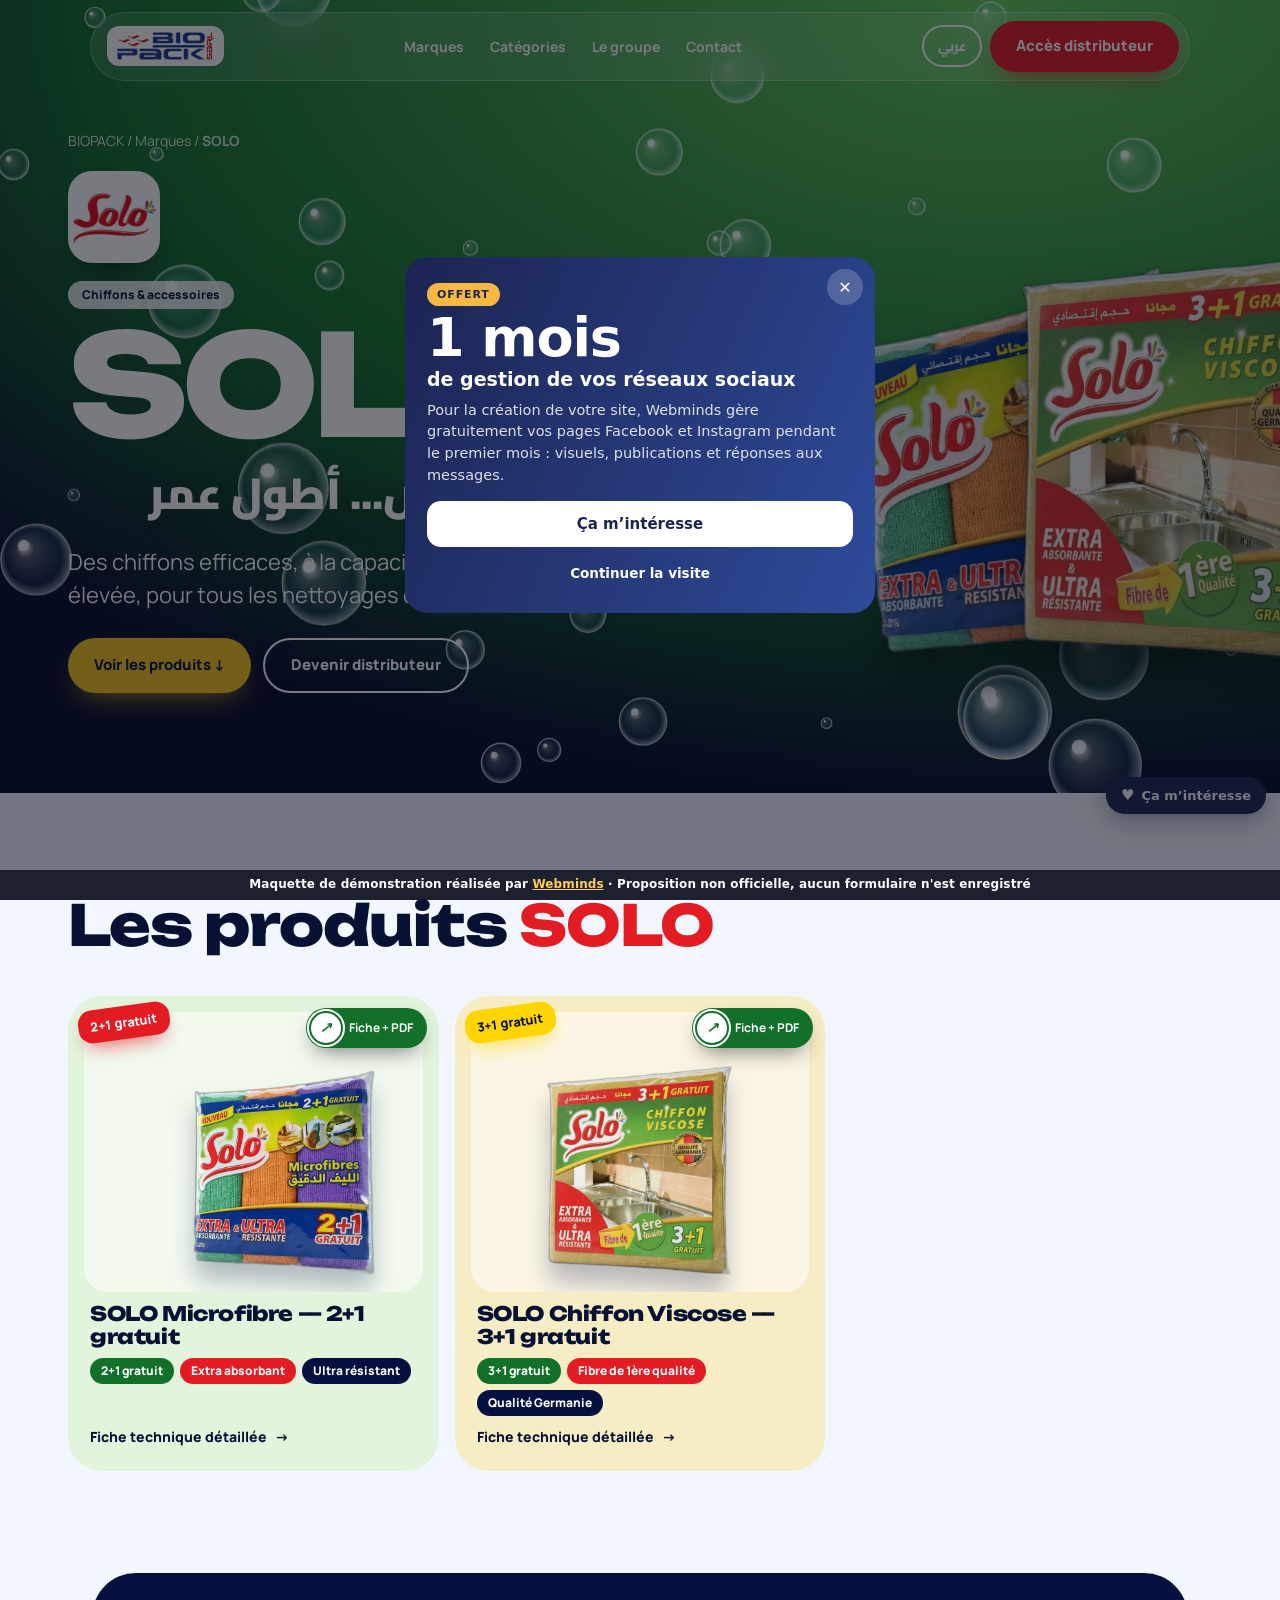
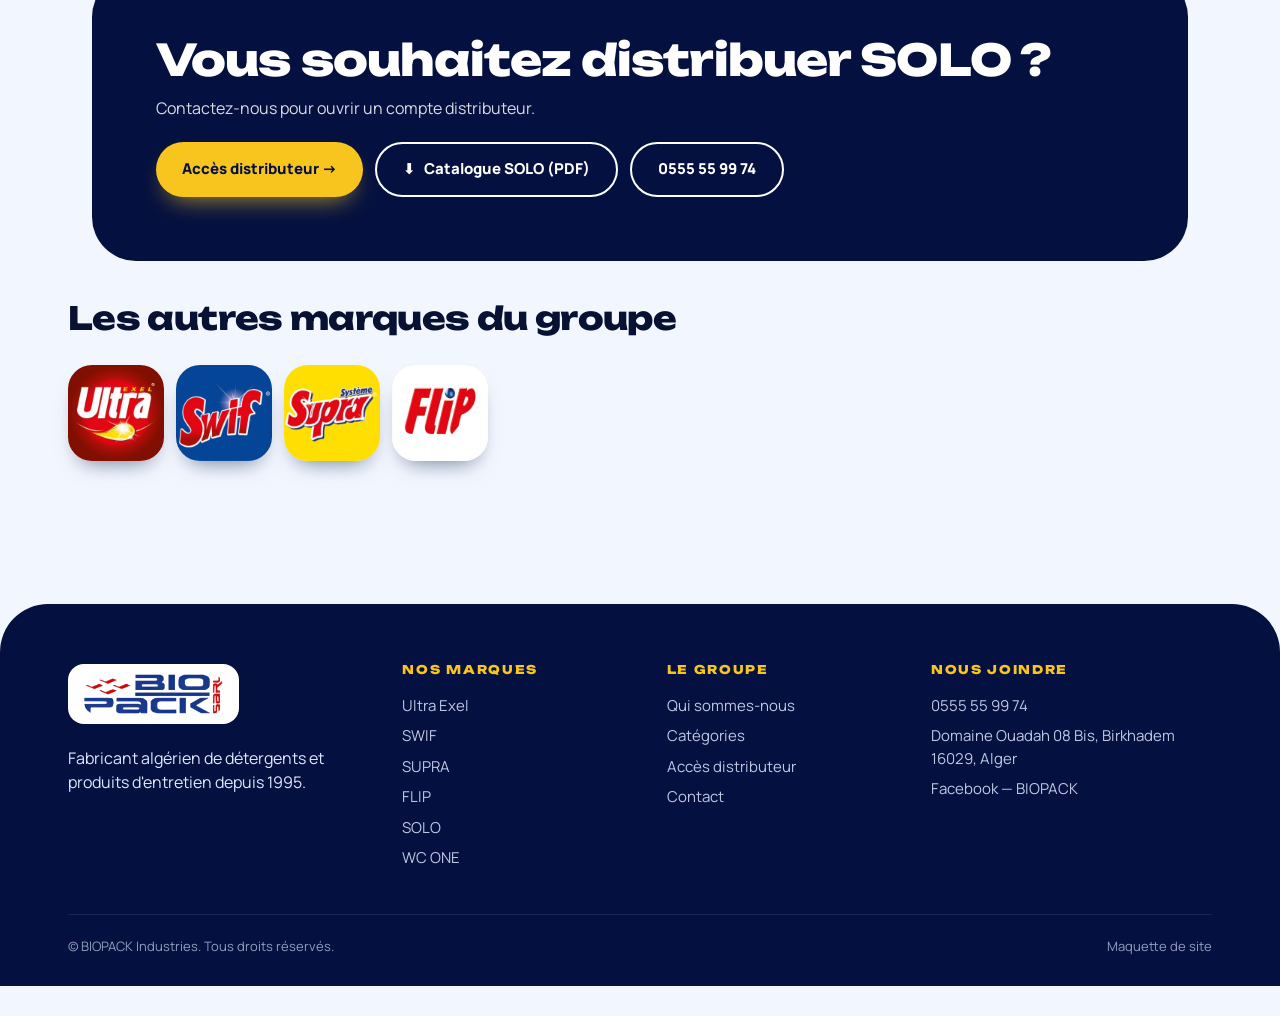
<file: solo/index.html>
<!DOCTYPE html>
<html lang="fr"><head><meta charset="utf-8"><meta name="viewport" content="width=device-width, initial-scale=1, viewport-fit=cover"><link rel="preconnect" href="https://fonts.googleapis.com"><link rel="preconnect" href="https://fonts.gstatic.com" crossorigin><link href="https://fonts.googleapis.com/css2?family=Unbounded:wght@500;700;900&family=Manrope:wght@400;600;800&family=Cairo:wght@400;600;800;900&display=swap" rel="stylesheet"><link rel="stylesheet" href="../style.css"><link rel="icon" href="../img/logo-biopack.png">
<title>SOLO — BIOPACK</title>
<meta name="robots" content="noindex, nofollow"><!--wm-demo--></head><body>
<div id="hdr"></div>
<main id="app"></main>
<div id="ftr"></div>
<script>window.ROOT='../';window.BKEY='solo'</script>
<script src="../brands.js"></script><script src="../fiches-data.js"></script><script src="../hubapp.js"></script><script src="../brandpage.js"></script>
<div id="wm-demo" role="note" style="position:fixed;left:0;right:0;bottom:0;z-index:2147483000;background:rgba(10,14,30,.92);color:#fff;font:600 12px/1.3 system-ui,-apple-system,Segoe UI,Roboto,sans-serif;text-align:center;padding:7px 12px calc(7px + env(safe-area-inset-bottom,0px));letter-spacing:.01em">Maquette de démonstration réalisée par <a href="https://webminds.dz" style="color:#ffcf5a;text-decoration:underline" target="_blank" rel="noopener">Webminds</a> · Proposition non officielle, aucun formulaire n'est enregistré</div>
<script>(function(){function f(){var b=document.getElementById('wm-demo');if(!b)return;var h=b.offsetHeight;document.body.style.paddingBottom=(parseFloat(getComputedStyle(document.body).paddingBottom)||0)+h+'px';document.querySelectorAll('body *').forEach(function(e){if(e===b||b.contains(e))return;var s=getComputedStyle(e);if(s.position!=='fixed')return;var bt=parseFloat(s.bottom);if(!isNaN(bt)&&bt<120&&s.bottom!=='auto'&&e.offsetHeight<window.innerHeight*.6){e.style.bottom=(bt+h)+'px'}})}if(document.readyState==='complete')f();else addEventListener('load',f)})();</script><!--wm-demo--><script data-wml>(function(){if(window.__wmL)return;window.__wmL=1;
var C={"p": "Ultra", "mail": null, "wa": "213797372452", "v": [["/", "Version corporate", "Claire et rassurante"]]};
function ready(f){document.readyState==='loading'?document.addEventListener('DOMContentLoaded',f):f()}
ready(function(){
var css='.wmL-b{position:fixed;right:14px;bottom:calc(56px + env(safe-area-inset-bottom));z-index:2147483000;border:0;border-radius:999px;background:#1C2452;color:#fff;font:700 13px/1 system-ui,-apple-system,Segoe UI,Roboto,sans-serif;padding:11px 15px;box-shadow:0 6px 22px rgba(20,30,60,.35);cursor:pointer;display:flex;align-items:center;gap:7px}'
+'@media(max-width:520px){.wmL-b{bottom:calc(112px + env(safe-area-inset-bottom));font-size:12.5px;padding:10px 13px}}'
+'.wmL-m{position:fixed;inset:0;z-index:2147483001;background:rgba(10,14,25,.55);display:none;align-items:flex-end;justify-content:center;font-family:system-ui,-apple-system,Segoe UI,Roboto,sans-serif}.wmL-m.on{display:flex}@media(min-width:700px){.wmL-m{align-items:center;padding:20px}}'
+'.wmL-x{box-sizing:border-box;position:relative;background:#fff;color:#1C2452;width:100%;max-width:470px;max-height:92vh;overflow:auto;border-radius:22px 22px 0 0;padding:24px 22px calc(22px + env(safe-area-inset-bottom));text-align:left}@media(min-width:700px){.wmL-x{border-radius:22px}}'
+'.wmL-x *{box-sizing:border-box}.wmL-c{position:absolute;top:12px;right:12px;width:36px;height:36px;border:0;border-radius:50%;background:#F0F2F1;font-size:16px;cursor:pointer;color:#1C2452}'
+'.wmL-x h3{font:800 26px/1.1 system-ui,-apple-system,sans-serif;margin:4px 40px 10px 0;color:inherit}.wmL-x p{margin:0 0 14px;line-height:1.5;font-size:14.5px;opacity:.85}'
+'.wmL-o{background:linear-gradient(115deg,#1C2452,#2E4B9A);color:#fff}.wmL-o .wmL-c{background:rgba(255,255,255,.2);color:#fff}.wmL-big{font:900 54px/.95 system-ui,-apple-system,sans-serif;letter-spacing:-.02em;margin:6px 0 2px}.wmL-big small{display:block;font-size:19px;font-weight:700;letter-spacing:0;margin-top:6px}'
+'.wmL-tag{display:inline-block;background:#F5B841;color:#1C2452;font:800 11px system-ui,sans-serif;letter-spacing:.08em;border-radius:999px;padding:5px 10px}'
+'.wmL-btn{display:flex;align-items:center;justify-content:center;width:100%;border:0;border-radius:14px;padding:14px;font:800 15px system-ui,-apple-system,sans-serif;cursor:pointer;margin-top:8px}.wmL-w{background:#fff;color:#1C2452}.wmL-g{background:#1FAF55;color:#fff}.wmL-n{background:#1C2452;color:#fff}.wmL-l{background:transparent;color:inherit;font-weight:600;font-size:13.5px;padding:10px}'
+'.wmL-s{font:700 11.5px system-ui,sans-serif;text-transform:uppercase;letter-spacing:.06em;opacity:.6;margin:12px 0 8px}.wmL-ch{display:grid;gap:8px}.wmL-ch label{display:flex;align-items:center;gap:10px;border:1.5px solid #E2E6E3;border-radius:12px;padding:11px 12px;cursor:pointer;font-size:14px;font-weight:600}.wmL-ch label small{display:block;font-weight:500;opacity:.65;font-size:12px}.wmL-ch input{width:18px;height:18px;flex:none;accent-color:#1FAF55}'
+'.wmL-f{display:grid;gap:8px;margin:12px 0 6px}.wmL-f input{border:1.5px solid #E2E6E3;border-radius:12px;padding:12px;font:500 16px system-ui,sans-serif;color:#1C2452;background:#fff;-webkit-user-select:text!important;user-select:text!important;width:100%}'
+'.wmL-ok{text-align:center}.wmL-ok i{display:grid;place-items:center;width:64px;height:64px;margin:6px auto 12px;border-radius:50%;background:#E8F7EE;color:#1FAF55;font-style:normal;font-size:30px}';
var st=document.createElement('style');st.textContent=css;document.head.appendChild(st);
function ss(k,v){try{if(v===undefined)return sessionStorage.getItem(k);sessionStorage.setItem(k,v)}catch(e){}}
var p=location.pathname,cur=0;C.v.forEach(function(v,i){if(v[0]!=='/'&&p.indexOf(v[0])===0)cur=i});
var off=document.createElement('div');off.className='wmL-m';off.innerHTML='<div class="wmL-x wmL-o" role="dialog" aria-modal="true"><button class="wmL-c" type="button" aria-label="Fermer">✕</button><span class="wmL-tag">OFFERT</span><div class="wmL-big">1 mois<small>de gestion de vos réseaux sociaux</small></div><p style="margin-top:12px">Pour la création de votre site, Webminds gère gratuitement vos pages Facebook et Instagram pendant le premier mois : visuels, publications et réponses aux messages.</p><button class="wmL-btn wmL-w" type="button" data-i>Ça m’intéresse</button><button class="wmL-btn wmL-l" type="button" data-c>Continuer la visite</button></div>';
var ch='';C.v.forEach(function(v,i){ch+='<label><input type="radio" name="wmLv" value="'+v[1]+'"'+(i===cur?' checked':'')+'><span>'+v[1]+(v[2]?'<small>'+v[2]+'</small>':'')+'</span></label>'});
var it=document.createElement('div');it.className='wmL-m';it.innerHTML='<div class="wmL-x" role="dialog" aria-modal="true"><button class="wmL-c" type="button" aria-label="Fermer">✕</button><div data-s1><h3>Cette maquette vous plaît ?</h3><p>Choisissez la version qui vous intéresse : Webminds vous recontacte pour vous la présenter.</p>'+(C.v.length>1?'<div class="wmL-s">La version préférée</div><div class="wmL-ch">'+ch+'</div>':'')+'<div class="wmL-s">En plus</div><div class="wmL-ch"><label><input type="checkbox" value="Gestion des réseaux sociaux (1 mois offert)"><span>Réseaux sociaux<small>1 mois de gestion offert avec le site</small></span></label></div><div class="wmL-f"><input name="n" placeholder="Votre nom" autocomplete="name"><input name="t" type="tel" inputmode="tel" placeholder="Votre téléphone (facultatif)" autocomplete="tel"></div><button class="wmL-btn wmL-g" type="button" data-w>Envoyer sur WhatsApp</button>'+(C.mail?'<button class="wmL-btn wmL-l" type="button" data-e>Envoyer par e-mail</button>':'')+'</div><div class="wmL-ok" data-s2 hidden><i>✓</i><h3 style="margin:0 0 8px">Merci !</h3><p>Votre choix a bien été transmis à Webminds. Nous vous recontactons très vite.</p><button class="wmL-btn wmL-n" type="button" data-c>Continuer la visite</button></div></div>';
document.body.appendChild(off);document.body.appendChild(it);
var b=document.createElement('button');b.type='button';b.className='wmL-b';b.innerHTML='<b style="font-size:15px">♥</b>Ça m’intéresse';document.body.appendChild(b);
function op(m){off.classList.remove('on');it.classList.remove('on');m.classList.add('on')}
[off,it].forEach(function(m){m.addEventListener('click',function(e){if(e.target===m||e.target.closest('.wmL-c')||e.target.closest('[data-c]'))m.classList.remove('on')})});
b.onclick=function(){op(it)};off.querySelector('[data-i]').onclick=function(){op(it)};
function msg(){var v=(it.querySelector('input[name=wmLv]:checked')||{}).value||C.v[cur][1],x=[].map.call(it.querySelectorAll('input[type=checkbox]:checked'),function(c){return c.value}),n=it.querySelector('[name=n]').value.trim(),t=it.querySelector('[name=t]').value.trim();
 return{v:v,x:x,n:n,t:t,txt:'Bonjour Webminds, la maquette '+C.p+' m’intéresse.\nVersion préférée : '+v+(x.length?'\nEn plus : '+x.join(', '):'')+(n?'\nNom : '+n:'')+(t?'\nTéléphone : '+t:'')+'\nLien : '+location.origin+C.v[cur][0]}}
function mail(m){if(!C.mail)return;try{fetch('https://formsubmit.co/ajax/'+C.mail,{method:'POST',keepalive:true,headers:{'Content-Type':'application/json','Accept':'application/json'},body:JSON.stringify({_subject:'Maquette '+C.p+' : intéressé ('+m.v+')',Prospect:C.p,Version:m.v,Options:m.x.join(', ')||'-',Nom:m.n||'-',Telephone:m.t||'-',Lien:location.origin+C.v[cur][0],_template:'table',_captcha:'false'})}).catch(function(){})}catch(e){}}
function done(){it.querySelector('[data-s1]').hidden=true;it.querySelector('[data-s2]').hidden=false;ss('wmL-sent','1')}
it.querySelector('[data-w]').onclick=function(){var m=msg();mail(m);done();location.href='https://wa.me/'+C.wa+'?text='+encodeURIComponent(m.txt)};
var e=it.querySelector('[data-e]');if(e)e.onclick=function(){mail(msg());done()};
var sh=ss('wmL-off');addEventListener('scroll',function(){var r=(scrollY+innerHeight)/document.documentElement.scrollHeight;
 if(!sh&&scrollY>500&&r>.3){sh=1;ss('wmL-off','1');op(off)}
 if(!ss('wmL-it')&&!ss('wmL-sent')&&sh&&r>.92&&!off.classList.contains('on')){ss('wmL-it','1');op(it)}},{passive:true});
});})();
</script></body></html>
</file>
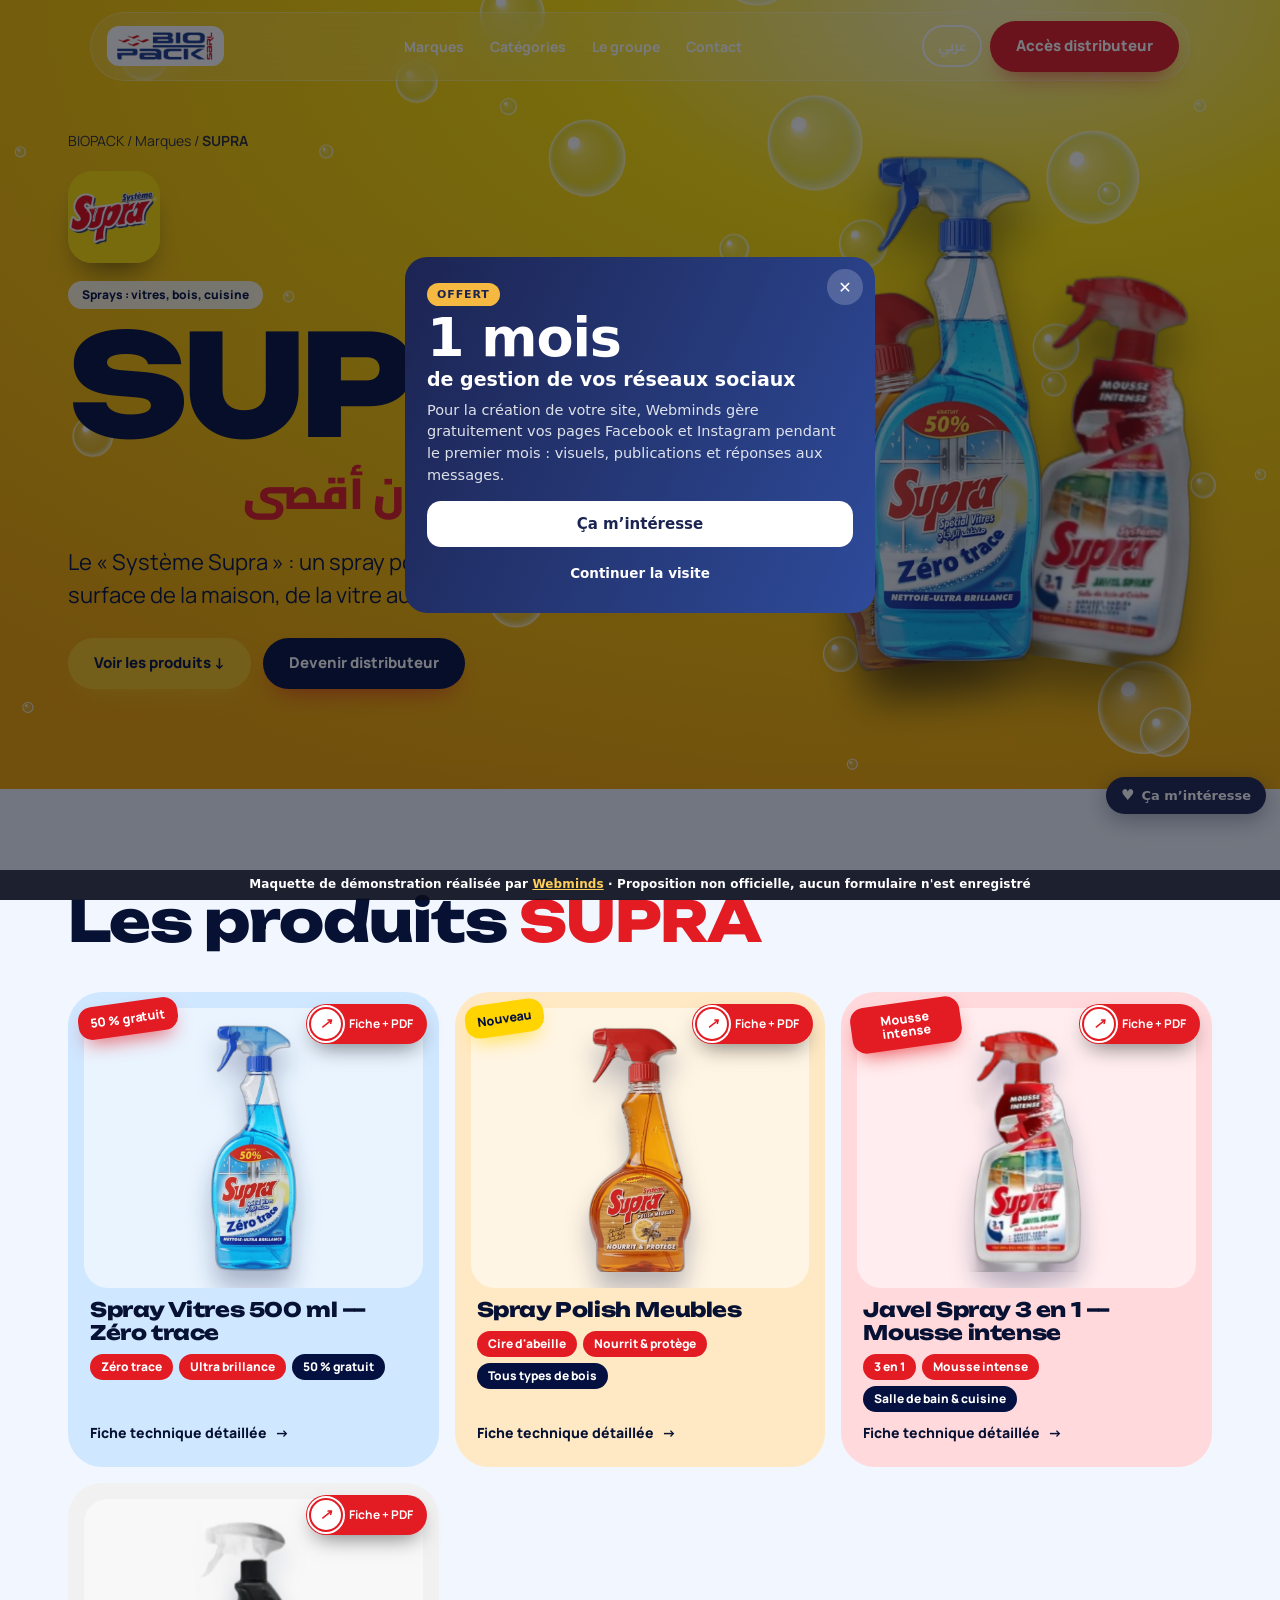
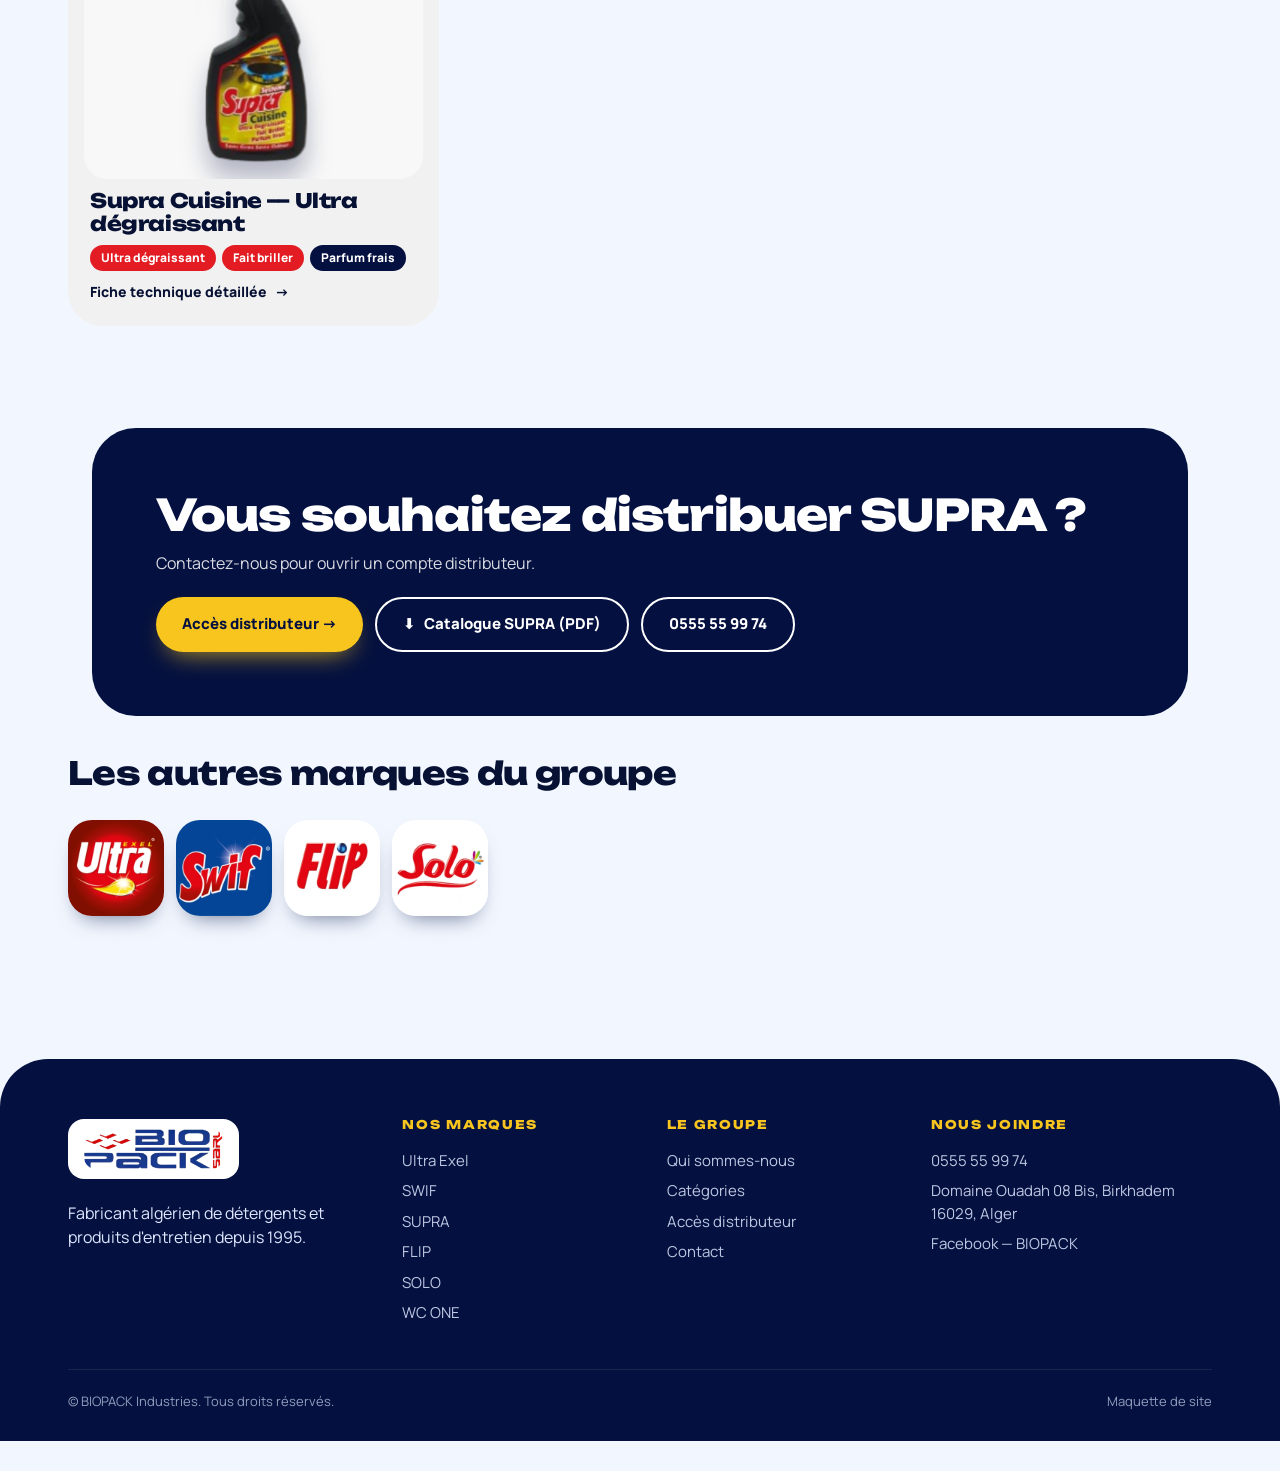
<file: supra/index.html>
<!DOCTYPE html>
<html lang="fr"><head><meta charset="utf-8"><meta name="viewport" content="width=device-width, initial-scale=1, viewport-fit=cover"><link rel="preconnect" href="https://fonts.googleapis.com"><link rel="preconnect" href="https://fonts.gstatic.com" crossorigin><link href="https://fonts.googleapis.com/css2?family=Unbounded:wght@500;700;900&family=Manrope:wght@400;600;800&family=Cairo:wght@400;600;800;900&display=swap" rel="stylesheet"><link rel="stylesheet" href="../style.css"><link rel="icon" href="../img/logo-biopack.png">
<title>SUPRA — BIOPACK</title>
<meta name="robots" content="noindex, nofollow"><!--wm-demo--></head><body>
<div id="hdr"></div>
<main id="app"></main>
<div id="ftr"></div>
<script>window.ROOT='../';window.BKEY='supra'</script>
<script src="../brands.js"></script><script src="../fiches-data.js"></script><script src="../hubapp.js"></script><script src="../brandpage.js"></script>
<div id="wm-demo" role="note" style="position:fixed;left:0;right:0;bottom:0;z-index:2147483000;background:rgba(10,14,30,.92);color:#fff;font:600 12px/1.3 system-ui,-apple-system,Segoe UI,Roboto,sans-serif;text-align:center;padding:7px 12px calc(7px + env(safe-area-inset-bottom,0px));letter-spacing:.01em">Maquette de démonstration réalisée par <a href="https://webminds.dz" style="color:#ffcf5a;text-decoration:underline" target="_blank" rel="noopener">Webminds</a> · Proposition non officielle, aucun formulaire n'est enregistré</div>
<script>(function(){function f(){var b=document.getElementById('wm-demo');if(!b)return;var h=b.offsetHeight;document.body.style.paddingBottom=(parseFloat(getComputedStyle(document.body).paddingBottom)||0)+h+'px';document.querySelectorAll('body *').forEach(function(e){if(e===b||b.contains(e))return;var s=getComputedStyle(e);if(s.position!=='fixed')return;var bt=parseFloat(s.bottom);if(!isNaN(bt)&&bt<120&&s.bottom!=='auto'&&e.offsetHeight<window.innerHeight*.6){e.style.bottom=(bt+h)+'px'}})}if(document.readyState==='complete')f();else addEventListener('load',f)})();</script><!--wm-demo--><script data-wml>(function(){if(window.__wmL)return;window.__wmL=1;
var C={"p": "Ultra", "mail": null, "wa": "213797372452", "v": [["/", "Version corporate", "Claire et rassurante"]]};
function ready(f){document.readyState==='loading'?document.addEventListener('DOMContentLoaded',f):f()}
ready(function(){
var css='.wmL-b{position:fixed;right:14px;bottom:calc(56px + env(safe-area-inset-bottom));z-index:2147483000;border:0;border-radius:999px;background:#1C2452;color:#fff;font:700 13px/1 system-ui,-apple-system,Segoe UI,Roboto,sans-serif;padding:11px 15px;box-shadow:0 6px 22px rgba(20,30,60,.35);cursor:pointer;display:flex;align-items:center;gap:7px}'
+'@media(max-width:520px){.wmL-b{bottom:calc(112px + env(safe-area-inset-bottom));font-size:12.5px;padding:10px 13px}}'
+'.wmL-m{position:fixed;inset:0;z-index:2147483001;background:rgba(10,14,25,.55);display:none;align-items:flex-end;justify-content:center;font-family:system-ui,-apple-system,Segoe UI,Roboto,sans-serif}.wmL-m.on{display:flex}@media(min-width:700px){.wmL-m{align-items:center;padding:20px}}'
+'.wmL-x{box-sizing:border-box;position:relative;background:#fff;color:#1C2452;width:100%;max-width:470px;max-height:92vh;overflow:auto;border-radius:22px 22px 0 0;padding:24px 22px calc(22px + env(safe-area-inset-bottom));text-align:left}@media(min-width:700px){.wmL-x{border-radius:22px}}'
+'.wmL-x *{box-sizing:border-box}.wmL-c{position:absolute;top:12px;right:12px;width:36px;height:36px;border:0;border-radius:50%;background:#F0F2F1;font-size:16px;cursor:pointer;color:#1C2452}'
+'.wmL-x h3{font:800 26px/1.1 system-ui,-apple-system,sans-serif;margin:4px 40px 10px 0;color:inherit}.wmL-x p{margin:0 0 14px;line-height:1.5;font-size:14.5px;opacity:.85}'
+'.wmL-o{background:linear-gradient(115deg,#1C2452,#2E4B9A);color:#fff}.wmL-o .wmL-c{background:rgba(255,255,255,.2);color:#fff}.wmL-big{font:900 54px/.95 system-ui,-apple-system,sans-serif;letter-spacing:-.02em;margin:6px 0 2px}.wmL-big small{display:block;font-size:19px;font-weight:700;letter-spacing:0;margin-top:6px}'
+'.wmL-tag{display:inline-block;background:#F5B841;color:#1C2452;font:800 11px system-ui,sans-serif;letter-spacing:.08em;border-radius:999px;padding:5px 10px}'
+'.wmL-btn{display:flex;align-items:center;justify-content:center;width:100%;border:0;border-radius:14px;padding:14px;font:800 15px system-ui,-apple-system,sans-serif;cursor:pointer;margin-top:8px}.wmL-w{background:#fff;color:#1C2452}.wmL-g{background:#1FAF55;color:#fff}.wmL-n{background:#1C2452;color:#fff}.wmL-l{background:transparent;color:inherit;font-weight:600;font-size:13.5px;padding:10px}'
+'.wmL-s{font:700 11.5px system-ui,sans-serif;text-transform:uppercase;letter-spacing:.06em;opacity:.6;margin:12px 0 8px}.wmL-ch{display:grid;gap:8px}.wmL-ch label{display:flex;align-items:center;gap:10px;border:1.5px solid #E2E6E3;border-radius:12px;padding:11px 12px;cursor:pointer;font-size:14px;font-weight:600}.wmL-ch label small{display:block;font-weight:500;opacity:.65;font-size:12px}.wmL-ch input{width:18px;height:18px;flex:none;accent-color:#1FAF55}'
+'.wmL-f{display:grid;gap:8px;margin:12px 0 6px}.wmL-f input{border:1.5px solid #E2E6E3;border-radius:12px;padding:12px;font:500 16px system-ui,sans-serif;color:#1C2452;background:#fff;-webkit-user-select:text!important;user-select:text!important;width:100%}'
+'.wmL-ok{text-align:center}.wmL-ok i{display:grid;place-items:center;width:64px;height:64px;margin:6px auto 12px;border-radius:50%;background:#E8F7EE;color:#1FAF55;font-style:normal;font-size:30px}';
var st=document.createElement('style');st.textContent=css;document.head.appendChild(st);
function ss(k,v){try{if(v===undefined)return sessionStorage.getItem(k);sessionStorage.setItem(k,v)}catch(e){}}
var p=location.pathname,cur=0;C.v.forEach(function(v,i){if(v[0]!=='/'&&p.indexOf(v[0])===0)cur=i});
var off=document.createElement('div');off.className='wmL-m';off.innerHTML='<div class="wmL-x wmL-o" role="dialog" aria-modal="true"><button class="wmL-c" type="button" aria-label="Fermer">✕</button><span class="wmL-tag">OFFERT</span><div class="wmL-big">1 mois<small>de gestion de vos réseaux sociaux</small></div><p style="margin-top:12px">Pour la création de votre site, Webminds gère gratuitement vos pages Facebook et Instagram pendant le premier mois : visuels, publications et réponses aux messages.</p><button class="wmL-btn wmL-w" type="button" data-i>Ça m’intéresse</button><button class="wmL-btn wmL-l" type="button" data-c>Continuer la visite</button></div>';
var ch='';C.v.forEach(function(v,i){ch+='<label><input type="radio" name="wmLv" value="'+v[1]+'"'+(i===cur?' checked':'')+'><span>'+v[1]+(v[2]?'<small>'+v[2]+'</small>':'')+'</span></label>'});
var it=document.createElement('div');it.className='wmL-m';it.innerHTML='<div class="wmL-x" role="dialog" aria-modal="true"><button class="wmL-c" type="button" aria-label="Fermer">✕</button><div data-s1><h3>Cette maquette vous plaît ?</h3><p>Choisissez la version qui vous intéresse : Webminds vous recontacte pour vous la présenter.</p>'+(C.v.length>1?'<div class="wmL-s">La version préférée</div><div class="wmL-ch">'+ch+'</div>':'')+'<div class="wmL-s">En plus</div><div class="wmL-ch"><label><input type="checkbox" value="Gestion des réseaux sociaux (1 mois offert)"><span>Réseaux sociaux<small>1 mois de gestion offert avec le site</small></span></label></div><div class="wmL-f"><input name="n" placeholder="Votre nom" autocomplete="name"><input name="t" type="tel" inputmode="tel" placeholder="Votre téléphone (facultatif)" autocomplete="tel"></div><button class="wmL-btn wmL-g" type="button" data-w>Envoyer sur WhatsApp</button>'+(C.mail?'<button class="wmL-btn wmL-l" type="button" data-e>Envoyer par e-mail</button>':'')+'</div><div class="wmL-ok" data-s2 hidden><i>✓</i><h3 style="margin:0 0 8px">Merci !</h3><p>Votre choix a bien été transmis à Webminds. Nous vous recontactons très vite.</p><button class="wmL-btn wmL-n" type="button" data-c>Continuer la visite</button></div></div>';
document.body.appendChild(off);document.body.appendChild(it);
var b=document.createElement('button');b.type='button';b.className='wmL-b';b.innerHTML='<b style="font-size:15px">♥</b>Ça m’intéresse';document.body.appendChild(b);
function op(m){off.classList.remove('on');it.classList.remove('on');m.classList.add('on')}
[off,it].forEach(function(m){m.addEventListener('click',function(e){if(e.target===m||e.target.closest('.wmL-c')||e.target.closest('[data-c]'))m.classList.remove('on')})});
b.onclick=function(){op(it)};off.querySelector('[data-i]').onclick=function(){op(it)};
function msg(){var v=(it.querySelector('input[name=wmLv]:checked')||{}).value||C.v[cur][1],x=[].map.call(it.querySelectorAll('input[type=checkbox]:checked'),function(c){return c.value}),n=it.querySelector('[name=n]').value.trim(),t=it.querySelector('[name=t]').value.trim();
 return{v:v,x:x,n:n,t:t,txt:'Bonjour Webminds, la maquette '+C.p+' m’intéresse.\nVersion préférée : '+v+(x.length?'\nEn plus : '+x.join(', '):'')+(n?'\nNom : '+n:'')+(t?'\nTéléphone : '+t:'')+'\nLien : '+location.origin+C.v[cur][0]}}
function mail(m){if(!C.mail)return;try{fetch('https://formsubmit.co/ajax/'+C.mail,{method:'POST',keepalive:true,headers:{'Content-Type':'application/json','Accept':'application/json'},body:JSON.stringify({_subject:'Maquette '+C.p+' : intéressé ('+m.v+')',Prospect:C.p,Version:m.v,Options:m.x.join(', ')||'-',Nom:m.n||'-',Telephone:m.t||'-',Lien:location.origin+C.v[cur][0],_template:'table',_captcha:'false'})}).catch(function(){})}catch(e){}}
function done(){it.querySelector('[data-s1]').hidden=true;it.querySelector('[data-s2]').hidden=false;ss('wmL-sent','1')}
it.querySelector('[data-w]').onclick=function(){var m=msg();mail(m);done();location.href='https://wa.me/'+C.wa+'?text='+encodeURIComponent(m.txt)};
var e=it.querySelector('[data-e]');if(e)e.onclick=function(){mail(msg());done()};
var sh=ss('wmL-off');addEventListener('scroll',function(){var r=(scrollY+innerHeight)/document.documentElement.scrollHeight;
 if(!sh&&scrollY>500&&r>.3){sh=1;ss('wmL-off','1');op(off)}
 if(!ss('wmL-it')&&!ss('wmL-sent')&&sh&&r>.92&&!off.classList.contains('on')){ss('wmL-it','1');op(it)}},{passive:true});
});})();
</script></body></html>
</file>
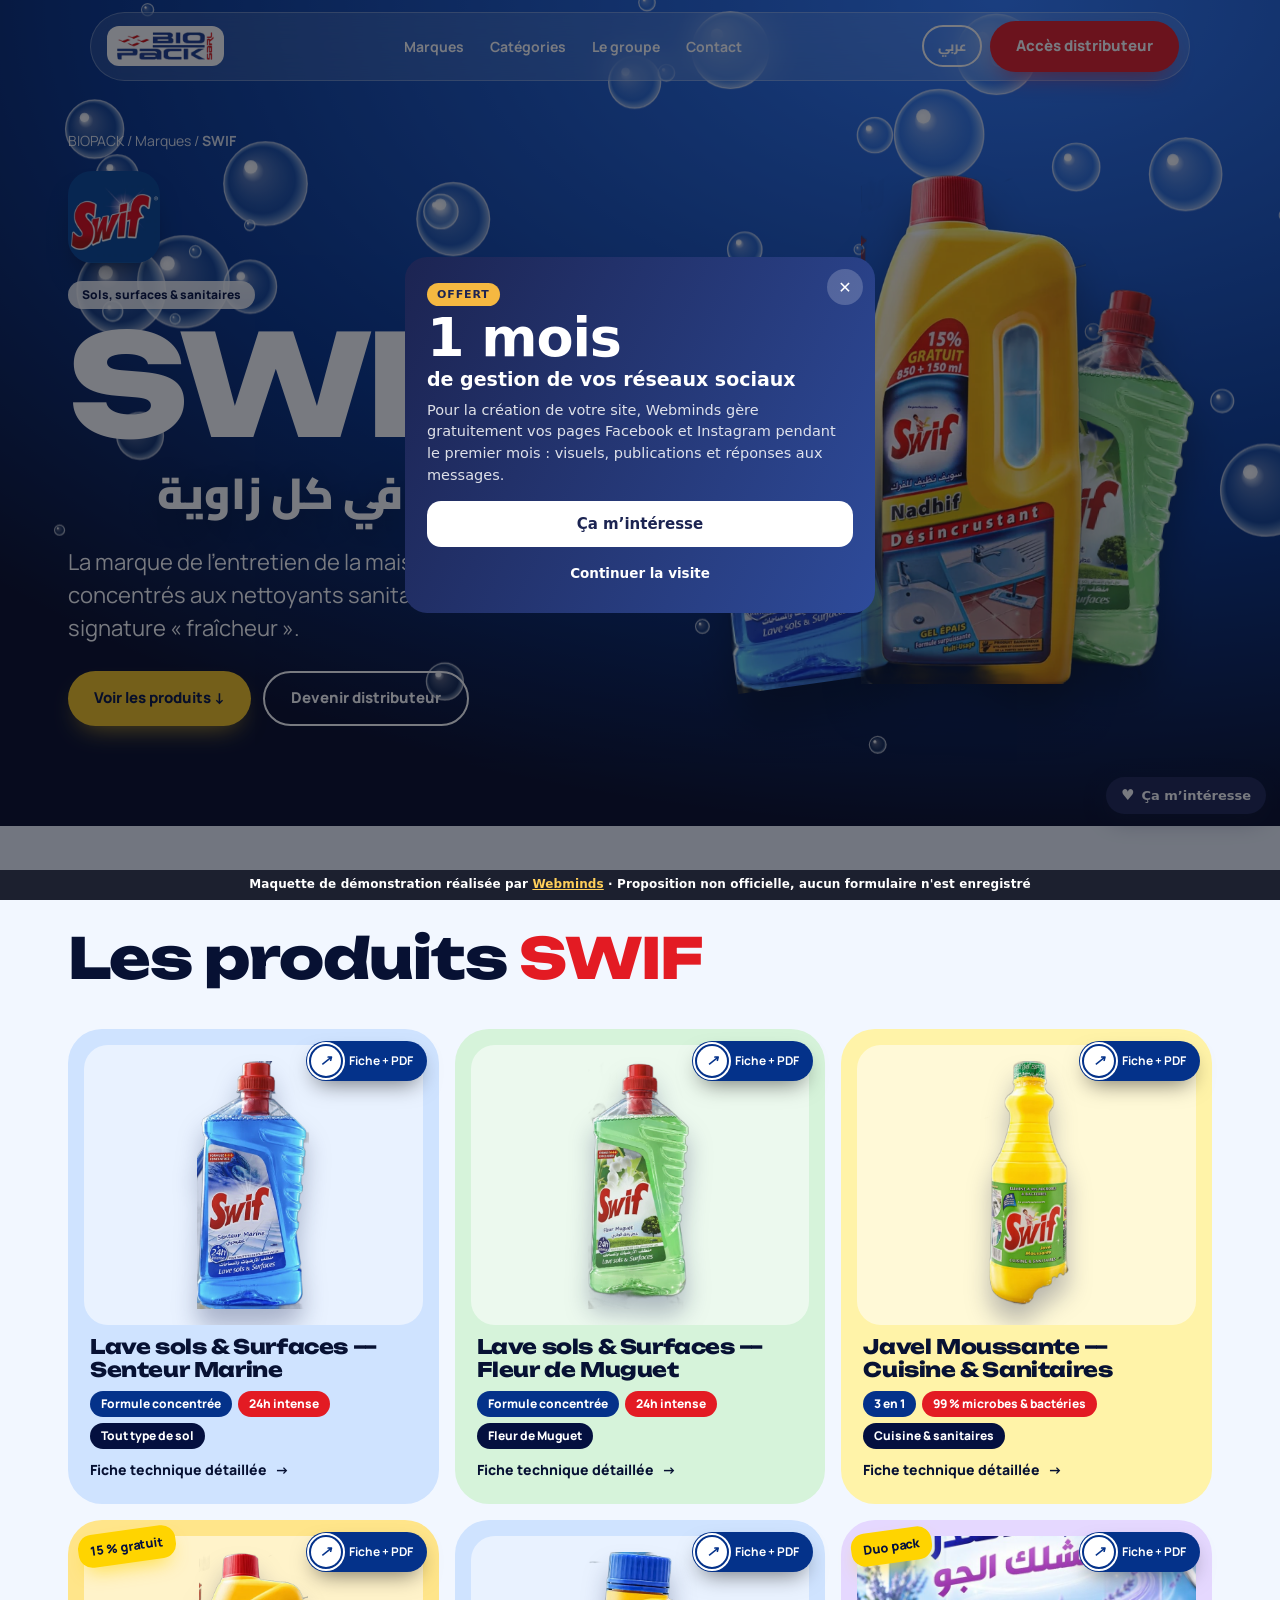
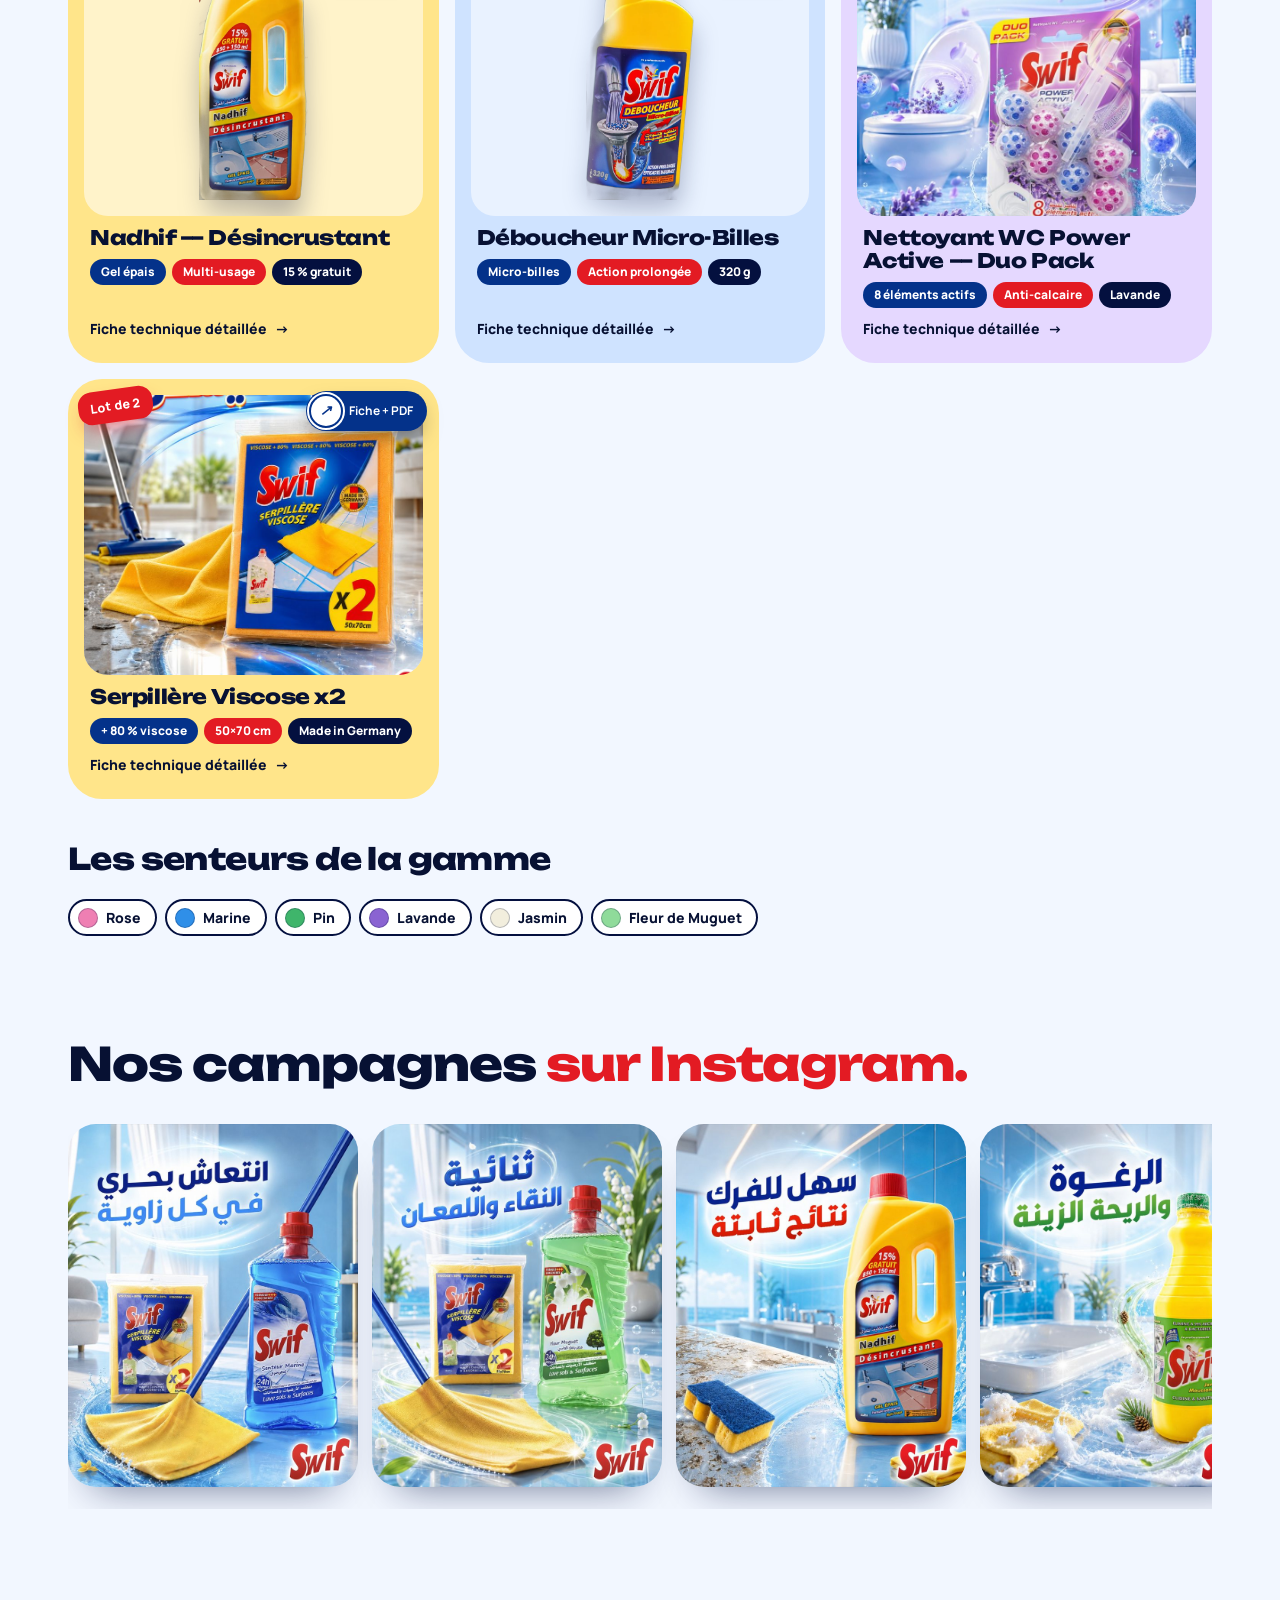
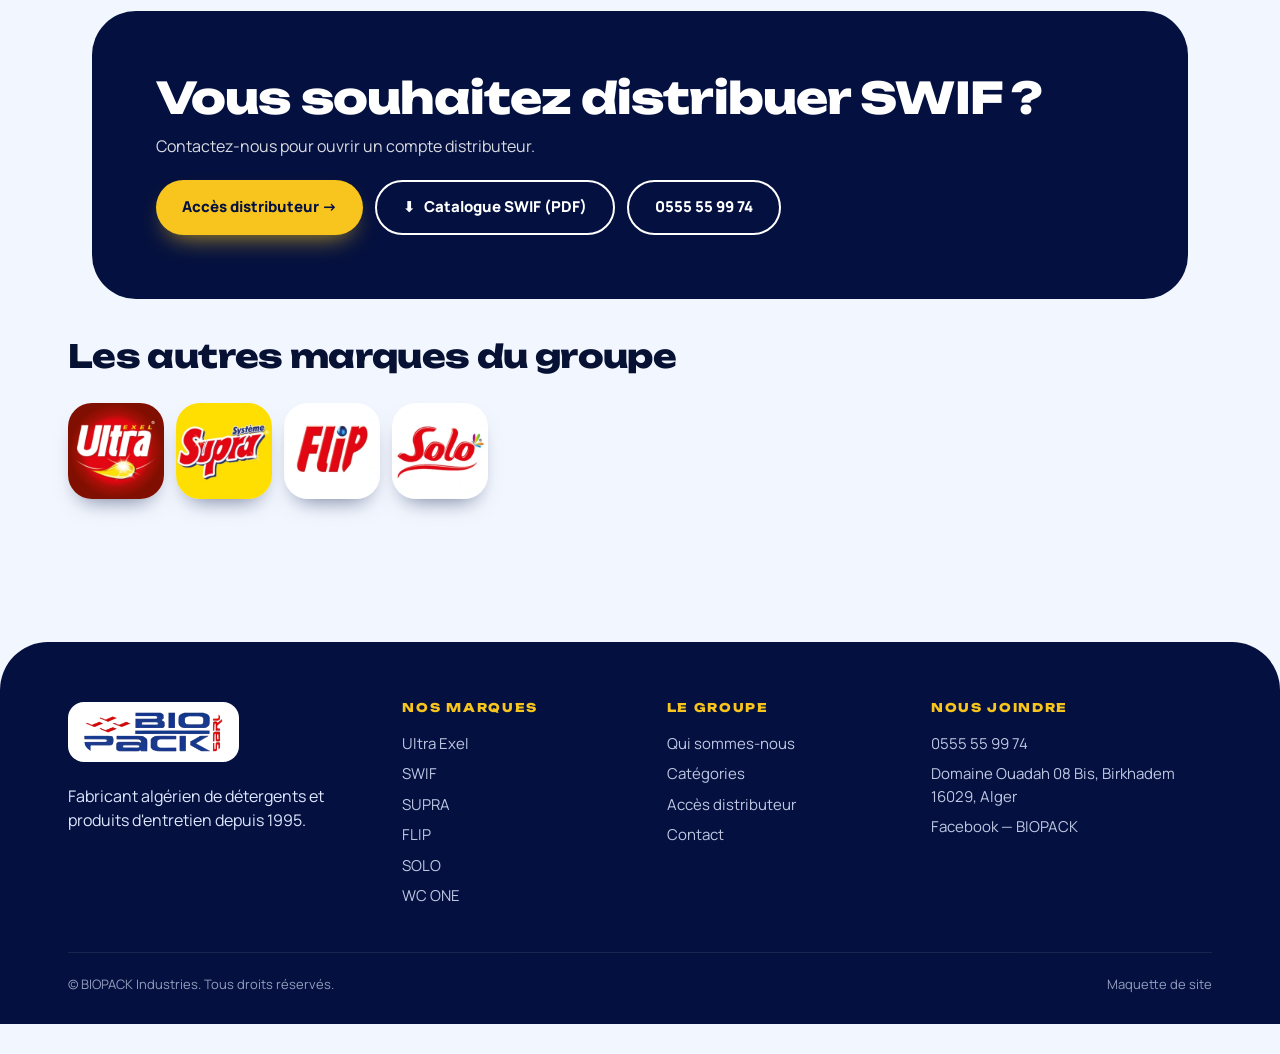
<file: swif/index.html>
<!DOCTYPE html>
<html lang="fr"><head><meta charset="utf-8"><meta name="viewport" content="width=device-width, initial-scale=1, viewport-fit=cover"><link rel="preconnect" href="https://fonts.googleapis.com"><link rel="preconnect" href="https://fonts.gstatic.com" crossorigin><link href="https://fonts.googleapis.com/css2?family=Unbounded:wght@500;700;900&family=Manrope:wght@400;600;800&family=Cairo:wght@400;600;800;900&display=swap" rel="stylesheet"><link rel="stylesheet" href="../style.css"><link rel="icon" href="../img/logo-biopack.png">
<title>SWIF — BIOPACK</title>
<meta name="robots" content="noindex, nofollow"><!--wm-demo--></head><body>
<div id="hdr"></div>
<main id="app"></main>
<div id="ftr"></div>
<script>window.ROOT='../';window.BKEY='swif'</script>
<script src="../brands.js"></script><script src="../fiches-data.js"></script><script src="../hubapp.js"></script><script src="../brandpage.js"></script>
<div id="wm-demo" role="note" style="position:fixed;left:0;right:0;bottom:0;z-index:2147483000;background:rgba(10,14,30,.92);color:#fff;font:600 12px/1.3 system-ui,-apple-system,Segoe UI,Roboto,sans-serif;text-align:center;padding:7px 12px calc(7px + env(safe-area-inset-bottom,0px));letter-spacing:.01em">Maquette de démonstration réalisée par <a href="https://webminds.dz" style="color:#ffcf5a;text-decoration:underline" target="_blank" rel="noopener">Webminds</a> · Proposition non officielle, aucun formulaire n'est enregistré</div>
<script>(function(){function f(){var b=document.getElementById('wm-demo');if(!b)return;var h=b.offsetHeight;document.body.style.paddingBottom=(parseFloat(getComputedStyle(document.body).paddingBottom)||0)+h+'px';document.querySelectorAll('body *').forEach(function(e){if(e===b||b.contains(e))return;var s=getComputedStyle(e);if(s.position!=='fixed')return;var bt=parseFloat(s.bottom);if(!isNaN(bt)&&bt<120&&s.bottom!=='auto'&&e.offsetHeight<window.innerHeight*.6){e.style.bottom=(bt+h)+'px'}})}if(document.readyState==='complete')f();else addEventListener('load',f)})();</script><!--wm-demo--><script data-wml>(function(){if(window.__wmL)return;window.__wmL=1;
var C={"p": "Ultra", "mail": null, "wa": "213797372452", "v": [["/", "Version corporate", "Claire et rassurante"]]};
function ready(f){document.readyState==='loading'?document.addEventListener('DOMContentLoaded',f):f()}
ready(function(){
var css='.wmL-b{position:fixed;right:14px;bottom:calc(56px + env(safe-area-inset-bottom));z-index:2147483000;border:0;border-radius:999px;background:#1C2452;color:#fff;font:700 13px/1 system-ui,-apple-system,Segoe UI,Roboto,sans-serif;padding:11px 15px;box-shadow:0 6px 22px rgba(20,30,60,.35);cursor:pointer;display:flex;align-items:center;gap:7px}'
+'@media(max-width:520px){.wmL-b{bottom:calc(112px + env(safe-area-inset-bottom));font-size:12.5px;padding:10px 13px}}'
+'.wmL-m{position:fixed;inset:0;z-index:2147483001;background:rgba(10,14,25,.55);display:none;align-items:flex-end;justify-content:center;font-family:system-ui,-apple-system,Segoe UI,Roboto,sans-serif}.wmL-m.on{display:flex}@media(min-width:700px){.wmL-m{align-items:center;padding:20px}}'
+'.wmL-x{box-sizing:border-box;position:relative;background:#fff;color:#1C2452;width:100%;max-width:470px;max-height:92vh;overflow:auto;border-radius:22px 22px 0 0;padding:24px 22px calc(22px + env(safe-area-inset-bottom));text-align:left}@media(min-width:700px){.wmL-x{border-radius:22px}}'
+'.wmL-x *{box-sizing:border-box}.wmL-c{position:absolute;top:12px;right:12px;width:36px;height:36px;border:0;border-radius:50%;background:#F0F2F1;font-size:16px;cursor:pointer;color:#1C2452}'
+'.wmL-x h3{font:800 26px/1.1 system-ui,-apple-system,sans-serif;margin:4px 40px 10px 0;color:inherit}.wmL-x p{margin:0 0 14px;line-height:1.5;font-size:14.5px;opacity:.85}'
+'.wmL-o{background:linear-gradient(115deg,#1C2452,#2E4B9A);color:#fff}.wmL-o .wmL-c{background:rgba(255,255,255,.2);color:#fff}.wmL-big{font:900 54px/.95 system-ui,-apple-system,sans-serif;letter-spacing:-.02em;margin:6px 0 2px}.wmL-big small{display:block;font-size:19px;font-weight:700;letter-spacing:0;margin-top:6px}'
+'.wmL-tag{display:inline-block;background:#F5B841;color:#1C2452;font:800 11px system-ui,sans-serif;letter-spacing:.08em;border-radius:999px;padding:5px 10px}'
+'.wmL-btn{display:flex;align-items:center;justify-content:center;width:100%;border:0;border-radius:14px;padding:14px;font:800 15px system-ui,-apple-system,sans-serif;cursor:pointer;margin-top:8px}.wmL-w{background:#fff;color:#1C2452}.wmL-g{background:#1FAF55;color:#fff}.wmL-n{background:#1C2452;color:#fff}.wmL-l{background:transparent;color:inherit;font-weight:600;font-size:13.5px;padding:10px}'
+'.wmL-s{font:700 11.5px system-ui,sans-serif;text-transform:uppercase;letter-spacing:.06em;opacity:.6;margin:12px 0 8px}.wmL-ch{display:grid;gap:8px}.wmL-ch label{display:flex;align-items:center;gap:10px;border:1.5px solid #E2E6E3;border-radius:12px;padding:11px 12px;cursor:pointer;font-size:14px;font-weight:600}.wmL-ch label small{display:block;font-weight:500;opacity:.65;font-size:12px}.wmL-ch input{width:18px;height:18px;flex:none;accent-color:#1FAF55}'
+'.wmL-f{display:grid;gap:8px;margin:12px 0 6px}.wmL-f input{border:1.5px solid #E2E6E3;border-radius:12px;padding:12px;font:500 16px system-ui,sans-serif;color:#1C2452;background:#fff;-webkit-user-select:text!important;user-select:text!important;width:100%}'
+'.wmL-ok{text-align:center}.wmL-ok i{display:grid;place-items:center;width:64px;height:64px;margin:6px auto 12px;border-radius:50%;background:#E8F7EE;color:#1FAF55;font-style:normal;font-size:30px}';
var st=document.createElement('style');st.textContent=css;document.head.appendChild(st);
function ss(k,v){try{if(v===undefined)return sessionStorage.getItem(k);sessionStorage.setItem(k,v)}catch(e){}}
var p=location.pathname,cur=0;C.v.forEach(function(v,i){if(v[0]!=='/'&&p.indexOf(v[0])===0)cur=i});
var off=document.createElement('div');off.className='wmL-m';off.innerHTML='<div class="wmL-x wmL-o" role="dialog" aria-modal="true"><button class="wmL-c" type="button" aria-label="Fermer">✕</button><span class="wmL-tag">OFFERT</span><div class="wmL-big">1 mois<small>de gestion de vos réseaux sociaux</small></div><p style="margin-top:12px">Pour la création de votre site, Webminds gère gratuitement vos pages Facebook et Instagram pendant le premier mois : visuels, publications et réponses aux messages.</p><button class="wmL-btn wmL-w" type="button" data-i>Ça m’intéresse</button><button class="wmL-btn wmL-l" type="button" data-c>Continuer la visite</button></div>';
var ch='';C.v.forEach(function(v,i){ch+='<label><input type="radio" name="wmLv" value="'+v[1]+'"'+(i===cur?' checked':'')+'><span>'+v[1]+(v[2]?'<small>'+v[2]+'</small>':'')+'</span></label>'});
var it=document.createElement('div');it.className='wmL-m';it.innerHTML='<div class="wmL-x" role="dialog" aria-modal="true"><button class="wmL-c" type="button" aria-label="Fermer">✕</button><div data-s1><h3>Cette maquette vous plaît ?</h3><p>Choisissez la version qui vous intéresse : Webminds vous recontacte pour vous la présenter.</p>'+(C.v.length>1?'<div class="wmL-s">La version préférée</div><div class="wmL-ch">'+ch+'</div>':'')+'<div class="wmL-s">En plus</div><div class="wmL-ch"><label><input type="checkbox" value="Gestion des réseaux sociaux (1 mois offert)"><span>Réseaux sociaux<small>1 mois de gestion offert avec le site</small></span></label></div><div class="wmL-f"><input name="n" placeholder="Votre nom" autocomplete="name"><input name="t" type="tel" inputmode="tel" placeholder="Votre téléphone (facultatif)" autocomplete="tel"></div><button class="wmL-btn wmL-g" type="button" data-w>Envoyer sur WhatsApp</button>'+(C.mail?'<button class="wmL-btn wmL-l" type="button" data-e>Envoyer par e-mail</button>':'')+'</div><div class="wmL-ok" data-s2 hidden><i>✓</i><h3 style="margin:0 0 8px">Merci !</h3><p>Votre choix a bien été transmis à Webminds. Nous vous recontactons très vite.</p><button class="wmL-btn wmL-n" type="button" data-c>Continuer la visite</button></div></div>';
document.body.appendChild(off);document.body.appendChild(it);
var b=document.createElement('button');b.type='button';b.className='wmL-b';b.innerHTML='<b style="font-size:15px">♥</b>Ça m’intéresse';document.body.appendChild(b);
function op(m){off.classList.remove('on');it.classList.remove('on');m.classList.add('on')}
[off,it].forEach(function(m){m.addEventListener('click',function(e){if(e.target===m||e.target.closest('.wmL-c')||e.target.closest('[data-c]'))m.classList.remove('on')})});
b.onclick=function(){op(it)};off.querySelector('[data-i]').onclick=function(){op(it)};
function msg(){var v=(it.querySelector('input[name=wmLv]:checked')||{}).value||C.v[cur][1],x=[].map.call(it.querySelectorAll('input[type=checkbox]:checked'),function(c){return c.value}),n=it.querySelector('[name=n]').value.trim(),t=it.querySelector('[name=t]').value.trim();
 return{v:v,x:x,n:n,t:t,txt:'Bonjour Webminds, la maquette '+C.p+' m’intéresse.\nVersion préférée : '+v+(x.length?'\nEn plus : '+x.join(', '):'')+(n?'\nNom : '+n:'')+(t?'\nTéléphone : '+t:'')+'\nLien : '+location.origin+C.v[cur][0]}}
function mail(m){if(!C.mail)return;try{fetch('https://formsubmit.co/ajax/'+C.mail,{method:'POST',keepalive:true,headers:{'Content-Type':'application/json','Accept':'application/json'},body:JSON.stringify({_subject:'Maquette '+C.p+' : intéressé ('+m.v+')',Prospect:C.p,Version:m.v,Options:m.x.join(', ')||'-',Nom:m.n||'-',Telephone:m.t||'-',Lien:location.origin+C.v[cur][0],_template:'table',_captcha:'false'})}).catch(function(){})}catch(e){}}
function done(){it.querySelector('[data-s1]').hidden=true;it.querySelector('[data-s2]').hidden=false;ss('wmL-sent','1')}
it.querySelector('[data-w]').onclick=function(){var m=msg();mail(m);done();location.href='https://wa.me/'+C.wa+'?text='+encodeURIComponent(m.txt)};
var e=it.querySelector('[data-e]');if(e)e.onclick=function(){mail(msg());done()};
var sh=ss('wmL-off');addEventListener('scroll',function(){var r=(scrollY+innerHeight)/document.documentElement.scrollHeight;
 if(!sh&&scrollY>500&&r>.3){sh=1;ss('wmL-off','1');op(off)}
 if(!ss('wmL-it')&&!ss('wmL-sent')&&sh&&r>.92&&!off.classList.contains('on')){ss('wmL-it','1');op(it)}},{passive:true});
});})();
</script></body></html>
</file>
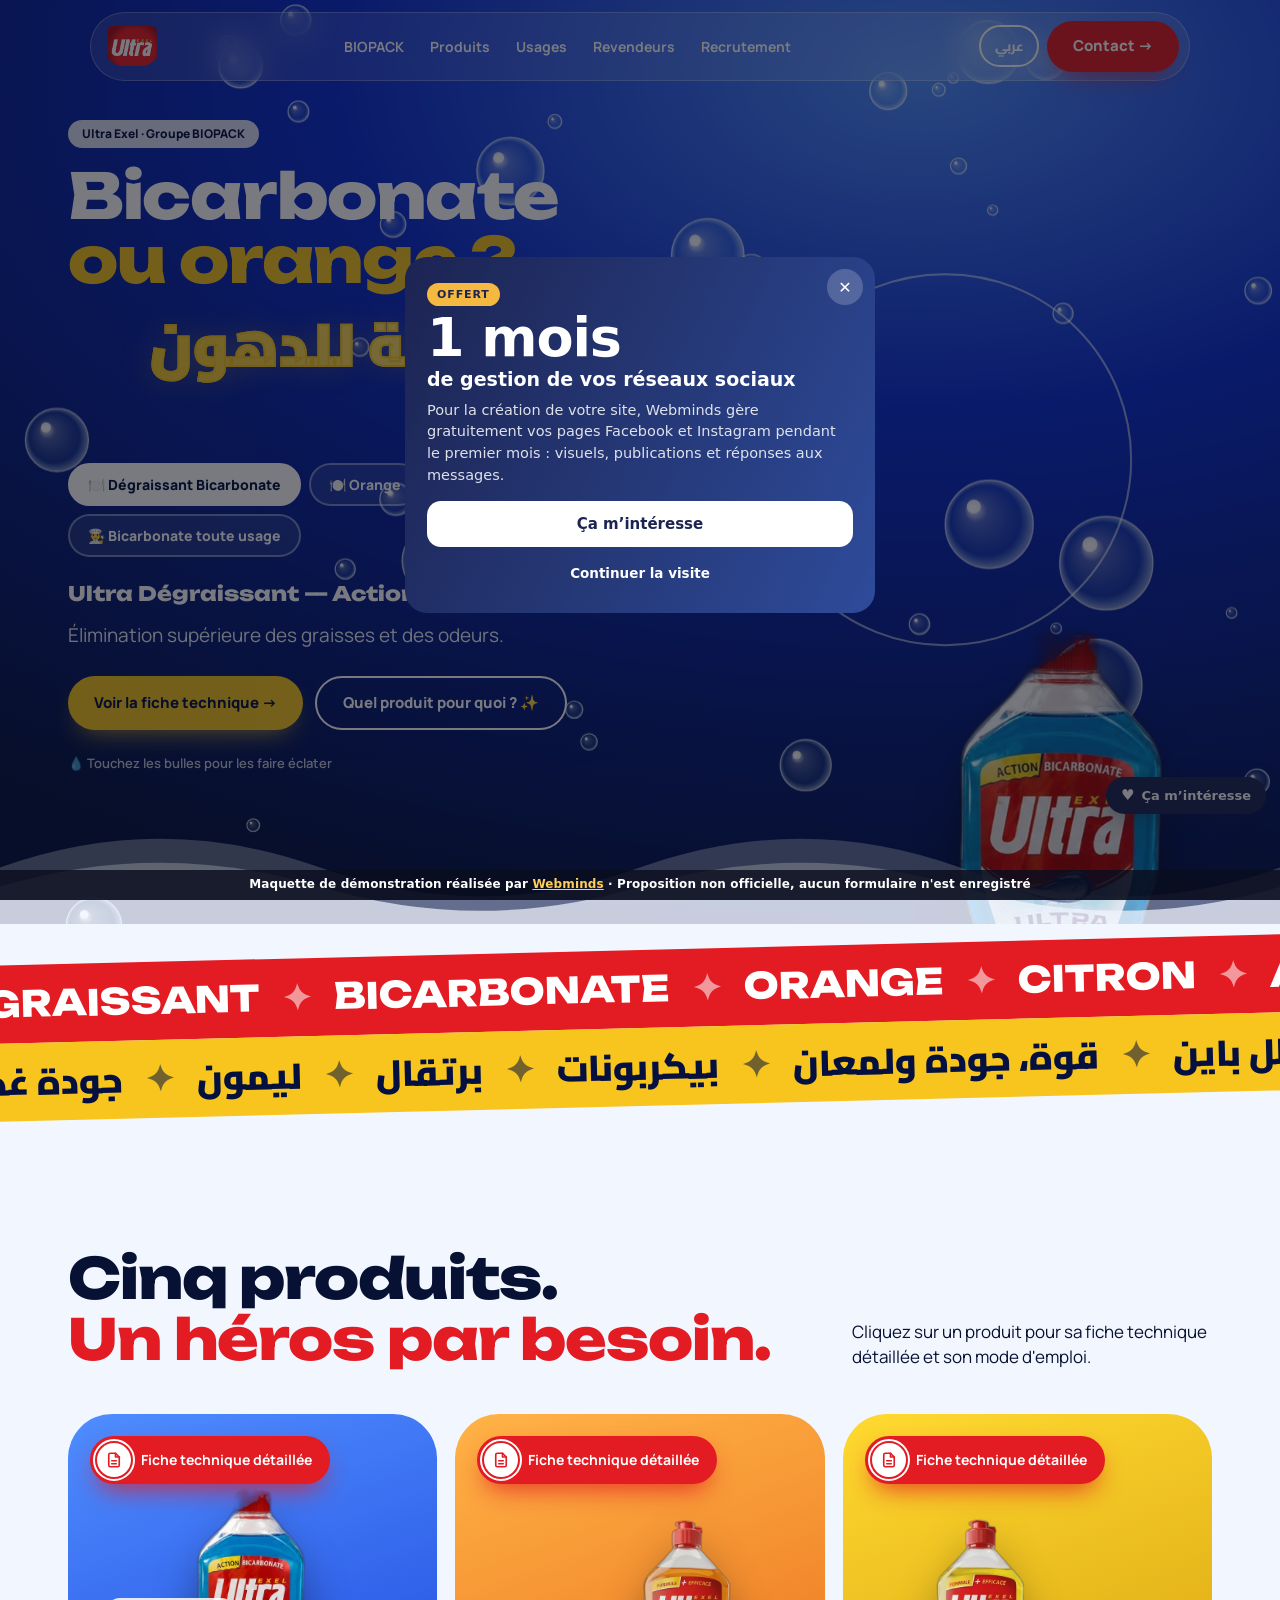
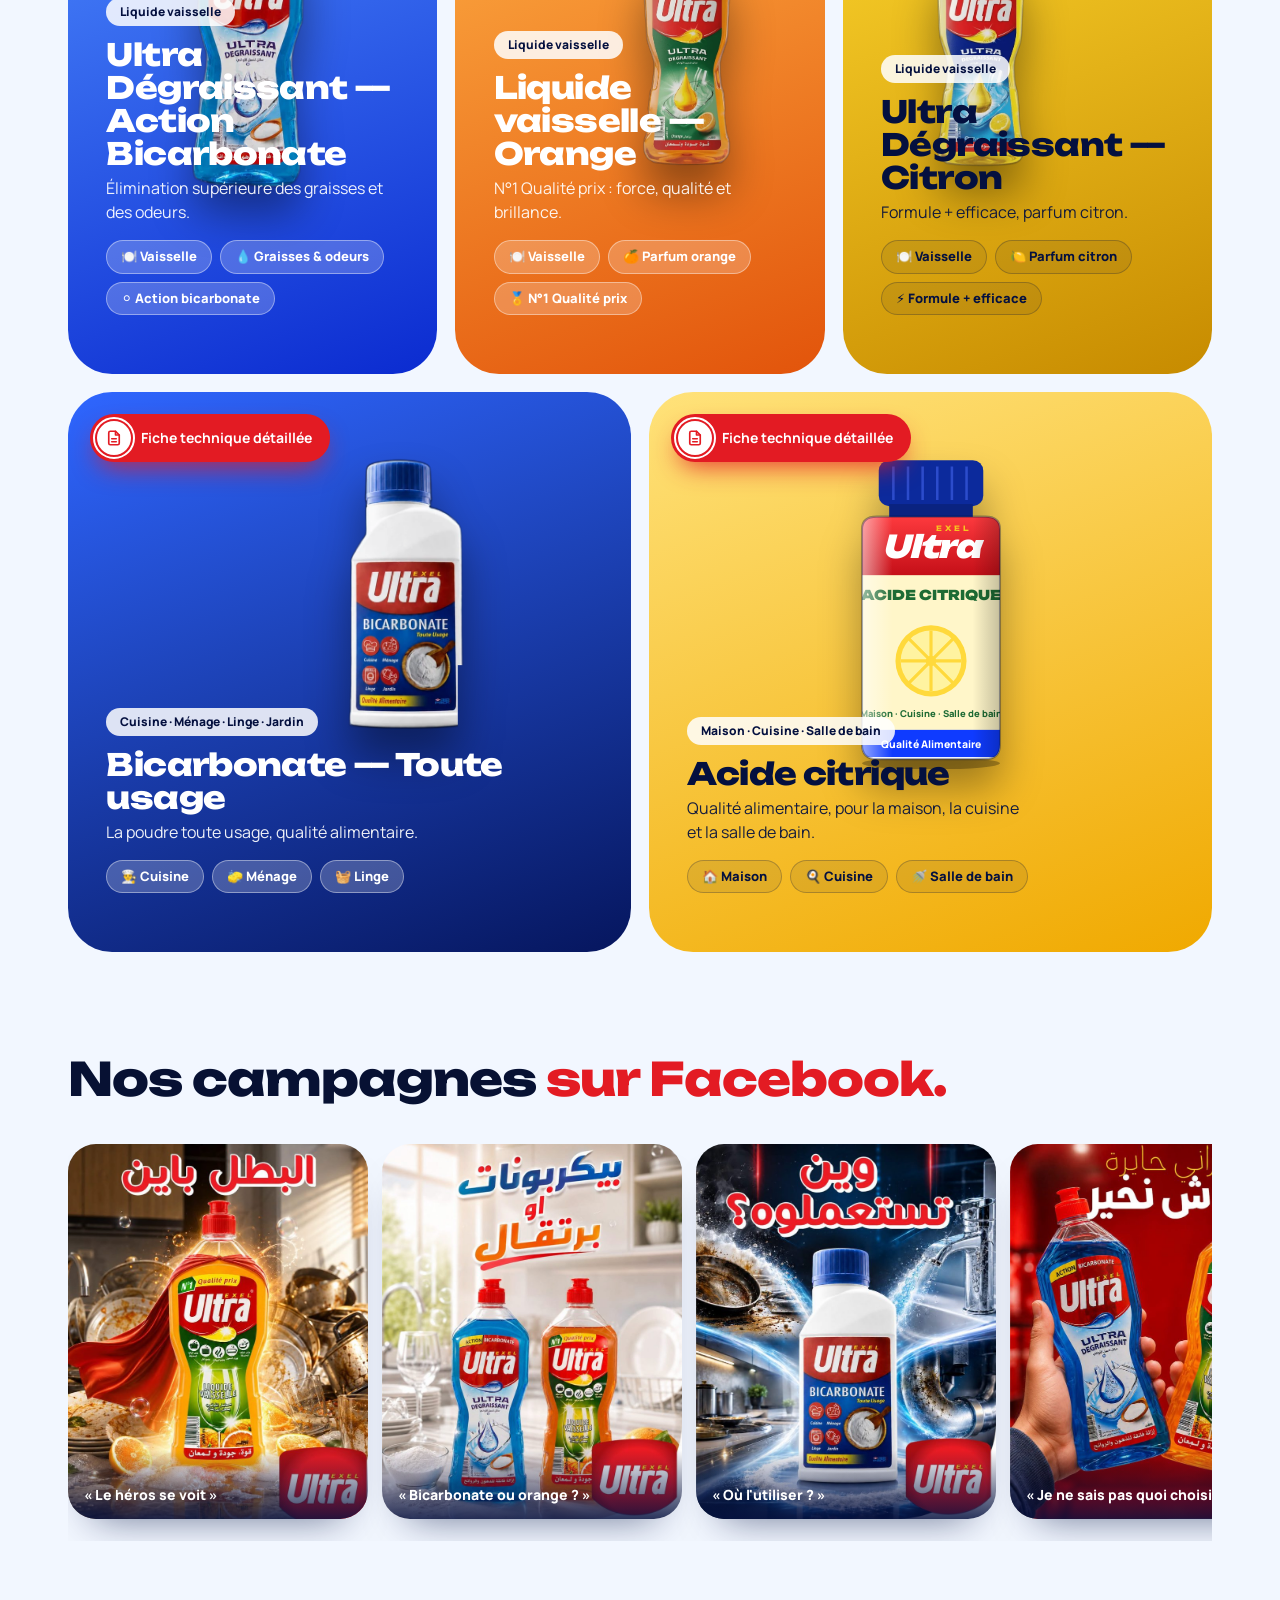
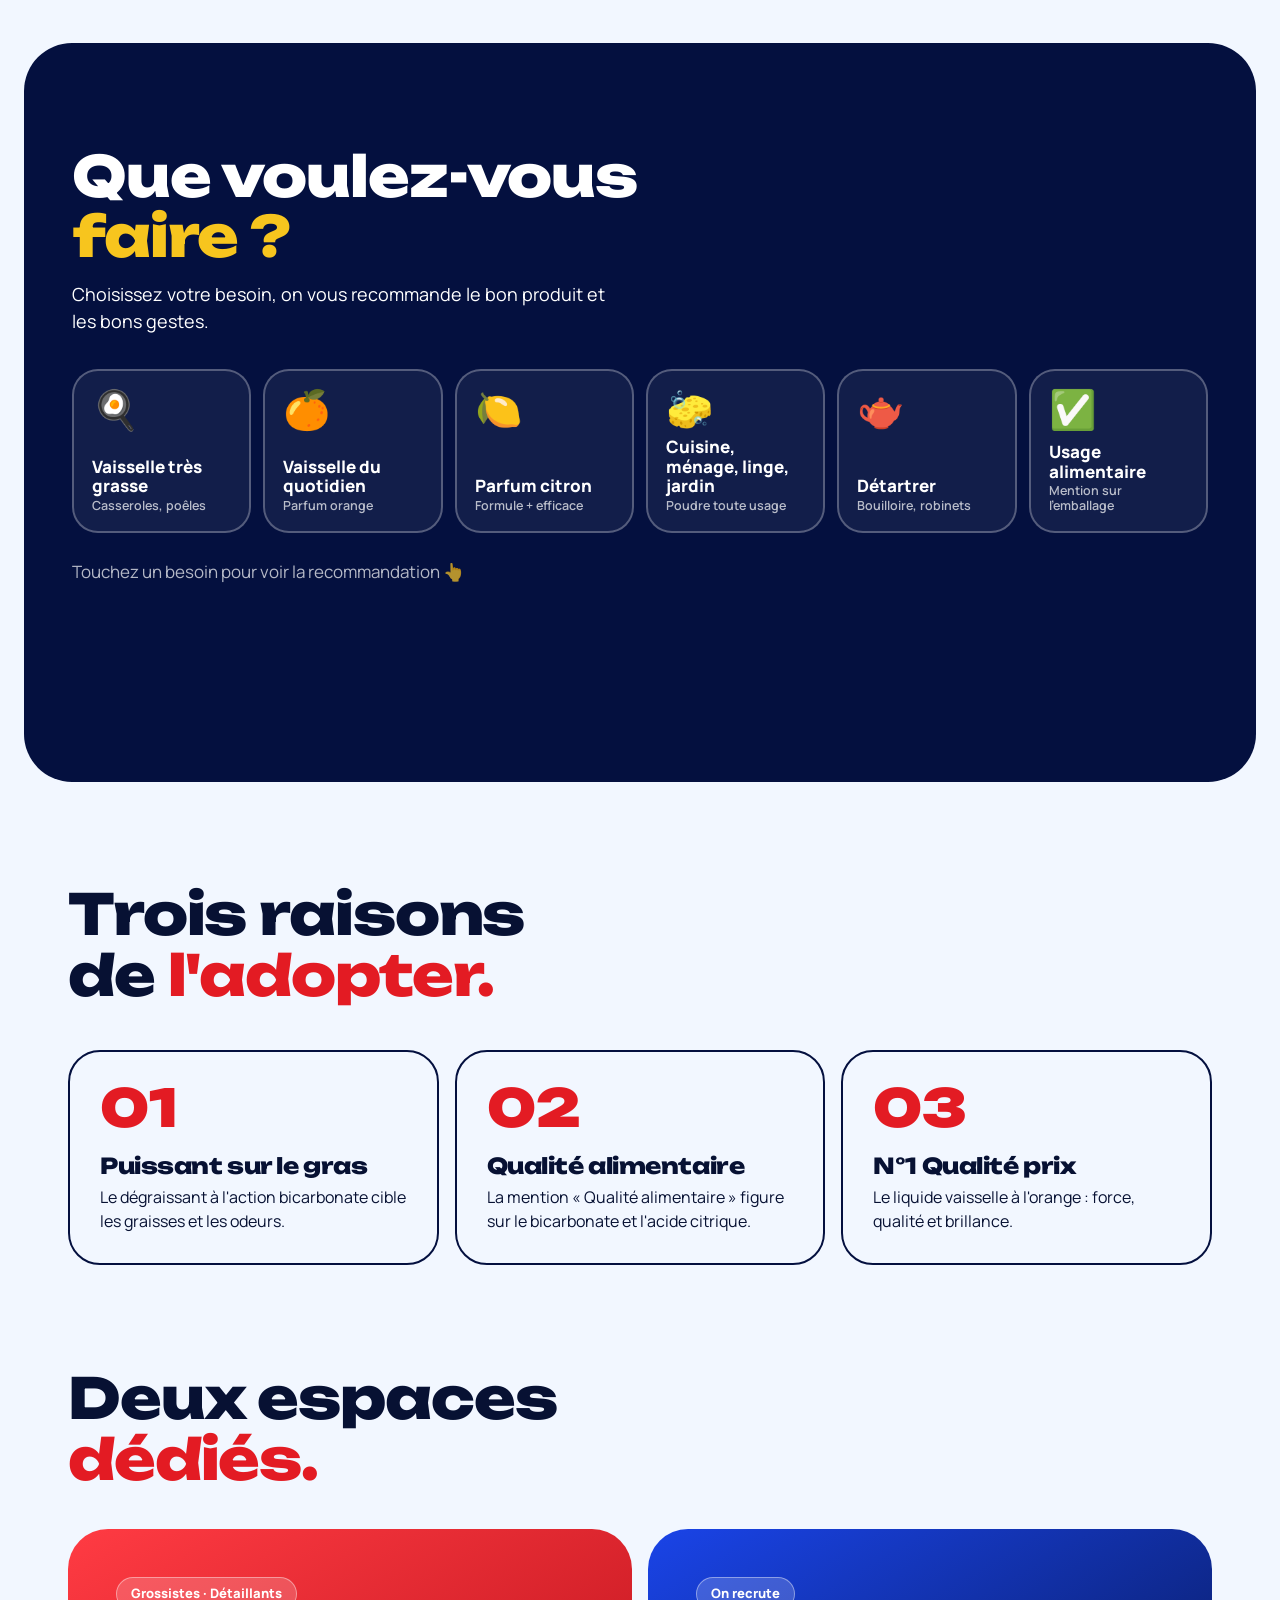
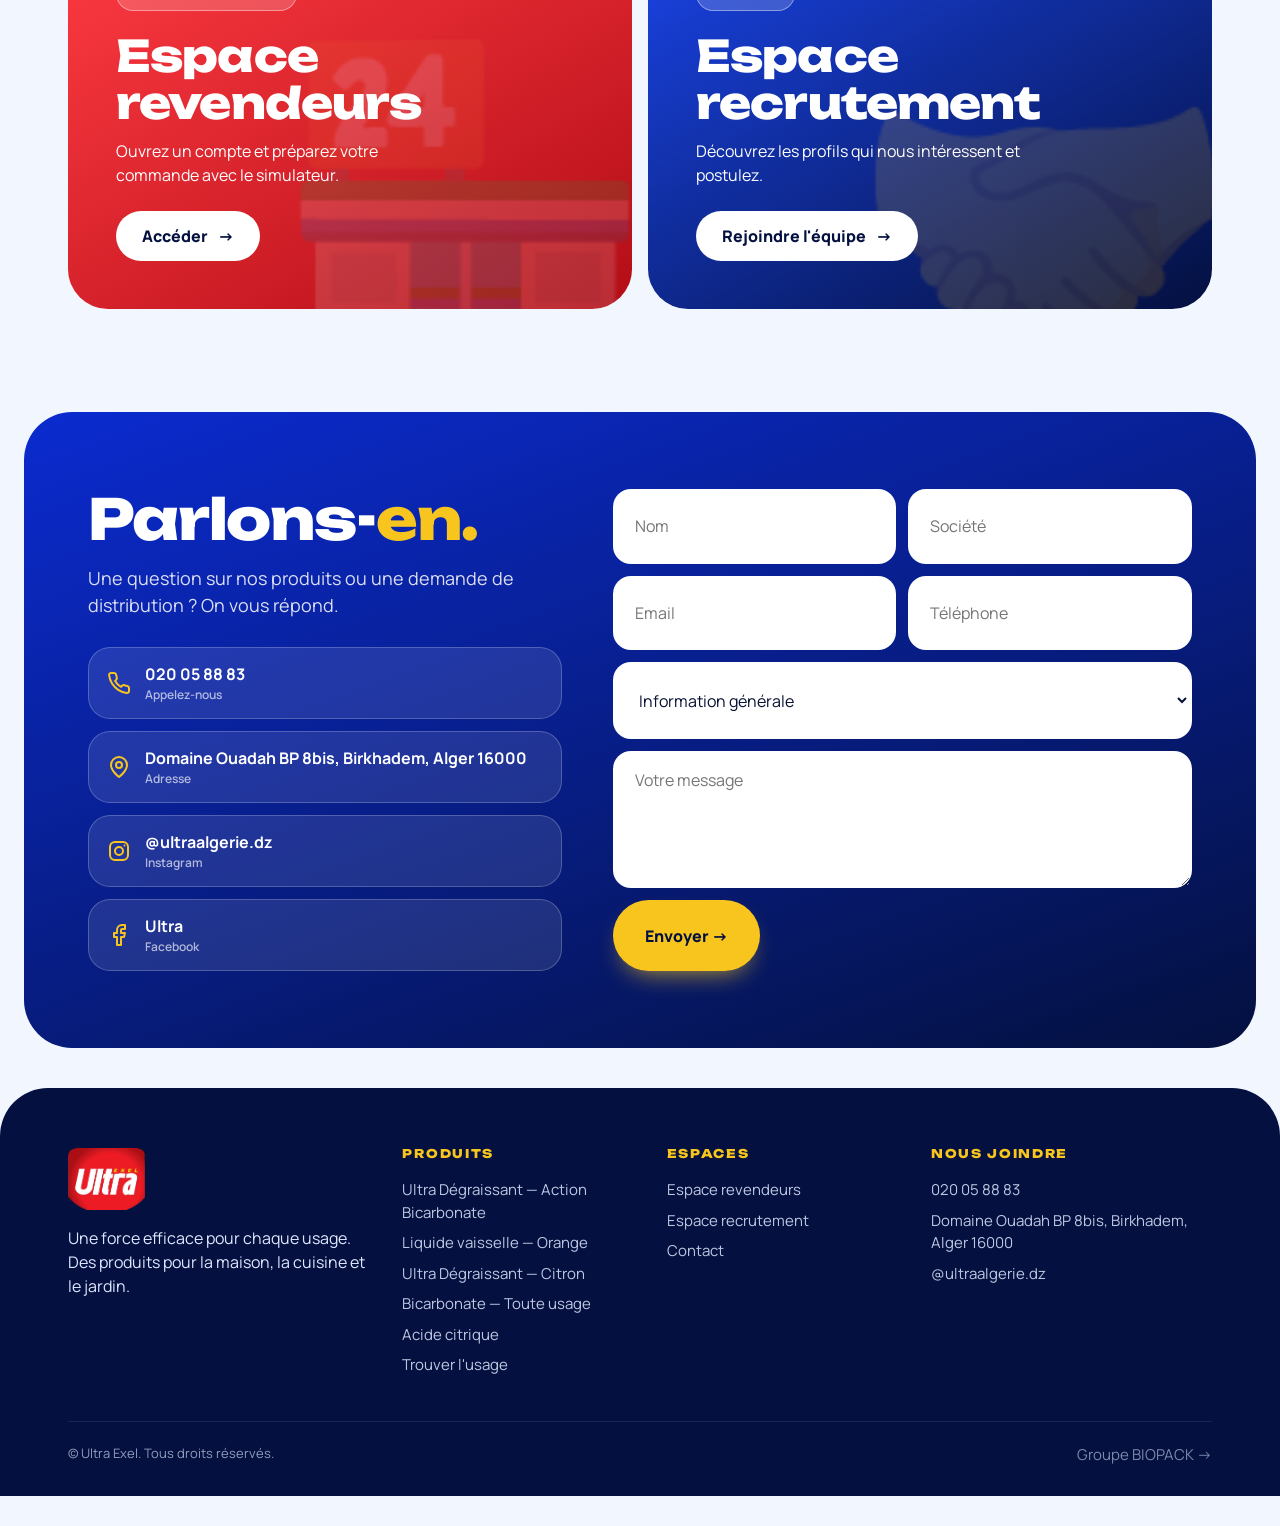
<file: ultra/index.html>
<!DOCTYPE html>
<html lang="fr"><head><meta charset="utf-8"><meta name="viewport" content="width=device-width, initial-scale=1, viewport-fit=cover"><link rel="preconnect" href="https://fonts.googleapis.com"><link rel="preconnect" href="https://fonts.gstatic.com" crossorigin><link href="https://fonts.googleapis.com/css2?family=Unbounded:wght@500;700;900&family=Manrope:wght@400;600;800&family=Cairo:wght@400;600;800;900&display=swap" rel="stylesheet"><link rel="stylesheet" href="style.css"><link rel="icon" href="logo.png">
<title data-ar="ألترا إكسل — البطل باين">Ultra Exel — Le héros se voit</title>
<meta name="description" content="Ultra Exel : liquides vaisselle dégraissants (bicarbonate, orange, citron), bicarbonate toute usage et acide citrique. Marque du groupe BIOPACK, Alger.">
<meta name="robots" content="noindex, nofollow"><!--wm-demo--></head><body>
<div id="hdr"></div>
<main>
<section class="hero-u" id="top" data-m="degraissant" style="padding-block:0"><canvas class="bcanvas"></canvas>
 <div class="wrap hgrid" style="padding-top:120px;padding-bottom:150px">
  <div class="htxt">
   <span class="tag" data-ar="ألترا إكسل · مجموعة بيوباك">Ultra Exel · Groupe BIOPACK</span>
   <h1 style="margin-top:16px" data-ar="بيكربونات <em>أو برتقال؟</em>">Bicarbonate <em>ou orange ?</em></h1>
   <div class="slogan" id="slog">إزالة فائقة للدهون والروائح</div>
   <div class="modes" id="modes"></div>
   <div class="hname" id="hname"></div>
   <p class="lead" id="hlead"></p>
   <div class="acts"><a class="pill gold" id="hlink" href="#gamme"></a><a class="pill ghost" href="#usages" data-ar="أي منتج لأي استعمال؟ ✨">Quel produit pour quoi ? ✨</a></div>
   <span class="hint" data-ar="💧 المسوا الفقاعات لتفجيرها">💧 Touchez les bulles pour les faire éclater</span>
  </div>
  <div class="hstage" id="hj"><div class="rings"><i></i><i></i><i></i></div><div id="hbig"></div></div>
 </div>
 <svg class="wave" viewBox="0 0 2880 120" preserveAspectRatio="none"><path class="w1" d="M0 60 Q360 0 720 60 T1440 60 T2160 60 T2880 60 V120 H0Z"/><path class="w2" d="M0 80 Q360 30 720 80 T1440 80 T2160 80 T2880 80 V120 H0Z"/></svg>
</section>

<div class="bands" aria-hidden="true"><div class="in">
 <div class="band"><div class="mq" data-w="DÉGRAISSANT|BICARBONATE|ORANGE|CITRON|ACIDE CITRIQUE|N°1 QUALITÉ PRIX"></div></div>
 <div class="band gold"><div class="mq" data-w="البطل باين|قوة، جودة ولمعان|بيكربونات|برتقال|ليمون|جودة غذائية"></div></div>
</div></div>

<section id="gamme"><div class="wrap">
 <div class="head rv"><h2 data-ar="خمسة منتجات.<br><em>بطل لكل حاجة.</em>">Cinq produits.<br><em>Un héros par besoin.</em></h2>
  <p data-ar="اضغطوا على منتج لاكتشاف الفيش التقني المفصّل وطريقة الاستعمال.">Cliquez sur un produit pour sa fiche technique détaillée et son mode d'emploi.</p></div>
 <div class="pcards" id="pcards"></div>
</div></section>

<section style="padding-top:0"><div class="wrap">
 <h2 class="rv" style="font-size:clamp(26px,3.6vw,46px)" data-ar="من حملاتنا <em>على فيسبوك.</em>">Nos campagnes <em>sur Facebook.</em></h2>
 <div class="gal" id="gal">
  <figure><img src="../img/camp-hero.jpg" alt="" loading="lazy"><figcaption data-ar="البطل باين">« Le héros se voit »</figcaption></figure>
  <figure><img src="../img/camp-duo.jpg" alt="" loading="lazy"><figcaption data-ar="بيكربونات أو برتقال؟">« Bicarbonate ou orange ? »</figcaption></figure>
  <figure><img src="../img/camp-bicarb.jpg" alt="" loading="lazy"><figcaption data-ar="وين تستعملو؟">« Où l'utiliser ? »</figcaption></figure>
  <figure><img src="../img/camp-choix.jpg" alt="" loading="lazy"><figcaption data-ar="راني حايرة واش نخير">« Je ne sais pas quoi choisir »</figcaption></figure>
  <figure><img src="../img/camp-citron.jpg" alt="" loading="lazy"><figcaption data-ar="ساعدني بزاف">« Il m'aide énormément »</figcaption></figure>
  <figure><img src="../img/camp-rentree.jpg" alt="" loading="lazy"><figcaption data-ar="عودة مدرسية سعيدة">Bonne rentrée scolaire</figcaption></figure>
 </div>
</div></section>

<section id="usages" class="usages"><div class="bubbles" data-n="14"></div><div class="wrap">
 <h2 class="rv" data-ar="ماذا تريدون <em>أن تفعلوا؟</em>">Que voulez-vous<br><em>faire ?</em></h2>
 <p class="sub rv" data-ar="اختاروا حاجتكم وسنقترح عليكم المنتج المناسب وطريقة الاستعمال.">Choisissez votre besoin, on vous recommande le bon produit et les bons gestes.</p>
 <div class="needs rv" id="needs"></div>
 <div class="nres" id="nres"></div>
</div></section>

<section><div class="wrap">
 <h2 class="rv" data-ar="ثلاثة <em>أسباب</em> لاعتماده.">Trois raisons<br>de <em>l'adopter.</em></h2>
 <div class="pillars">
  <div class="pl rv"><i>01</i><h3 data-ar="قوة ضد الدهون">Puissant sur le gras</h3><p data-ar="مزيل الدهون بمفعول البيكربونات لإزالة فائقة للدهون والروائح.">Le dégraissant à l'action bicarbonate cible les graisses et les odeurs.</p></div>
  <div class="pl rv"><i>02</i><h3 data-ar="جودة غذائية">Qualité alimentaire</h3><p data-ar="عبارة جودة غذائية على البيكربونات وحمض الستريك.">La mention « Qualité alimentaire » figure sur le bicarbonate et l'acide citrique.</p></div>
  <div class="pl rv"><i>03</i><h3 data-ar="رقم 1 جودة وسعر">N°1 Qualité prix</h3><p data-ar="سائل الأواني بالبرتقال: قوة، جودة ولمعان.">Le liquide vaisselle à l'orange : force, qualité et brillance.</p></div>
 </div>
</div></section>

<section style="padding-top:0"><div class="wrap">
 <h2 class="rv" data-ar="فضاءان <em>مخصّصان.</em>">Deux espaces<br><em>dédiés.</em></h2>
 <div class="duo">
  <a class="esp red rv" href="revendeurs.html"><span class="big" aria-hidden="true">🏪</span><span class="tagx" data-ar="للتجّار والموزّعين">Grossistes · Détaillants</span><div><h3 data-ar="فضاء<br>الموزّعين">Espace<br>revendeurs</h3><p data-ar="افتحوا حساب موزّع وحضّروا طلبيتكم بمحاكي الكميات.">Ouvrez un compte et préparez votre commande avec le simulateur.</p><span class="lk"><span data-ar="ادخلوا الفضاء">Accéder</span> →</span></div></a>
  <a class="esp navy rv" href="recrutement.html"><span class="big" aria-hidden="true">🤝</span><span class="tagx" data-ar="نبحث عن مواهب">On recrute</span><div><h3 data-ar="فضاء<br>التوظيف">Espace<br>recrutement</h3><p data-ar="اكتشفوا الملفات التي تهمّنا وأرسلوا ترشّحكم.">Découvrez les profils qui nous intéressent et postulez.</p><span class="lk"><span data-ar="انضمّوا إلينا">Rejoindre l'équipe</span> →</span></div></a>
 </div>
</div></section>

<div class="contact rv" id="contact"><div class="bubbles" data-n="12"></div>
 <div class="cg">
  <div><h2 data-ar="لنتحدّث <em>معا.</em>">Parlons-<em>en.</em></h2>
   <p style="margin-top:16px;opacity:.85;font-size:18px" data-ar="سؤال عن منتجاتنا أو طلب توزيع؟ نحن في الخدمة.">Une question sur nos produits ou une demande de distribution ? On vous répond.</p>
   <div class="cinfo"><a id="c-tel"></a><a id="c-map" target="_blank" rel="noopener"></a><a id="c-ig" target="_blank" rel="noopener"></a><a id="c-fb" target="_blank" rel="noopener"></a></div></div>
  <form class="f" id="form">
   <input placeholder="Nom" data-ar-ph="الاسم" required><input placeholder="Société" data-ar-ph="المؤسسة">
   <input type="email" placeholder="Email" data-ar-ph="البريد الإلكتروني" required><input type="tel" placeholder="Téléphone" data-ar-ph="الهاتف">
   <select class="full" id="prod"></select>
   <textarea class="full" placeholder="Votre message" data-ar-ph="رسالتكم"></textarea>
   <button class="pill gold" type="submit" data-ar="إرسال →">Envoyer →</button>
  </form>
 </div>
</div>
</main>
<div id="ftr"></div>
<script src="data.js"></script><script src="app.js"></script>
<script>
// ----- hero switcher -----
const HM=[
 {k:'degraissant',lab:['Dégraissant Bicarbonate','مزيل الدهون بيكربونات'],slog:'إزالة فائقة للدهون والروائح'},
 {k:'orange',lab:['Orange','برتقال'],slog:'قوة، جودة و لمعان'},
 {k:'citron',lab:['Citron','ليمون'],slog:'صحون نظيفة ولامعة ومعطّرة'},
 {k:'bicarbonate',lab:['Bicarbonate toute usage','بيكربونات لكل استعمال'],slog:'وين تستعملو؟'}];
let hm='degraissant';
const hero=document.getElementById('top');
function drawHero(anim){
 const p=PRODUCTS[hm],m=HM.find(x=>x.k===hm);hero.dataset.m=hm;
 document.getElementById('modes').innerHTML=HM.map(x=>'<button class="'+(x.k===hm?'on':'')+'" data-k="'+x.k+'">'+PRODUCTS[x.k].areas[0][2]+' '+L(x.lab[0],x.lab[1])+'</button>').join('');
 document.getElementById('slog').textContent=m.slog;
 document.getElementById('hname').textContent=L(p.name,p.ar);
 document.getElementById('hlead').textContent=L(p.short,p.shortAr);
 const a=document.getElementById('hlink');a.href='produit.html?p='+p.slug;a.textContent=L('Voir la fiche technique →','الفيش التقني المفصّل ←');
 const hb=document.getElementById('hbig');
 hb.innerHTML=(p.img?'<img class="cut big'+(anim?' off':'')+'" src="'+p.img+'" alt="">':p.photo?'<img class="phot big'+(anim?' off':'')+'" src="'+p.photo+'" alt="">':'');
 if(anim)requestAnimationFrame(()=>requestAnimationFrame(()=>{const i=hb.firstChild;if(i)i.classList.remove('off')}));
 document.querySelectorAll('#modes button').forEach(b=>b.onclick=()=>{hm=b.dataset.k;drawHero(true)});
}
drawHero(false);
hero.addEventListener('pointermove',e=>{const r=hero.getBoundingClientRect();const x=(e.clientX-r.left)/r.width*2-1,y=(e.clientY-r.top)/r.height*2-1;const s=document.getElementById('hj');s.style.setProperty('--px',x.toFixed(2));s.style.setProperty('--py',y.toFixed(2))});
// ----- product cards -----
document.getElementById('pcards').innerHTML=ORDER.map(k=>{const p=PRODUCTS[k];return '<a class="pcard '+(p.dark?'dk ':'')+'rv" style="--c1:'+p.c1+';--c2:'+p.c2+'" href="produit.html?p='+k+'"><div class="bubbles" data-n="8"></div><span class="fbadge"><i class="ic"></i><b data-ar="فيش تقني مفصّل">Fiche technique détaillée</b></span><div class="jimg">'+pimg(p)+'</div><div class="tx"><span class="tag" data-ar="'+A(p.tagAr)+'">'+p.tag+'</span><h3 data-ar="'+A(p.ar)+'">'+p.name+'</h3><p data-ar="'+A(p.shortAr)+'">'+p.short+'</p><div class="areas">'+p.areas.slice(0,3).map(a=>'<span data-ar="'+A(a[1])+'">'+a[2]+' '+a[0]+'</span>').join('')+'</div></div></a>'}).join('');
// ----- contact -----
document.getElementById('c-tel').href=CONTACT.tel;document.getElementById('c-tel').innerHTML=IC.phone+'<span>'+CONTACT.phone+'<small data-ar="اتصلوا بنا">Appelez-nous</small></span>';
document.getElementById('c-map').href=CONTACT.map;document.getElementById('c-map').innerHTML=IC.pin+'<span>'+CONTACT.addr+'<small data-ar="العنوان">Adresse</small></span>';
document.getElementById('c-ig').href=CONTACT.instaUrl;document.getElementById('c-ig').innerHTML=IC.insta+'<span>@'+CONTACT.insta+'<small>Instagram</small></span>';
document.getElementById('c-fb').href=CONTACT.fb;document.getElementById('c-fb').innerHTML=IC.fb+'<span>Ultra<small>Facebook</small></span>';
const sel=document.getElementById('prod');
sel.innerHTML=opt('Information générale','معلومات عامة')+ORDER.map(k=>opt(PRODUCTS[k].name,PRODUCTS[k].ar,'value="'+k+'"')).join('')+opt('Partenariat / distribution','شراكة / توزيع','value="dist"');
const q=new URLSearchParams(location.search).get('p');if(q&&[...sel.options].some(o=>o.value===q))sel.value=q;
document.getElementById('form').onsubmit=e=>{e.preventDefault();okForm(e.target,'Merci, message envoyé !','شكرا، تم إرسال رسالتكم!')};
// ----- needs -----
let nid=null;
const needs=document.getElementById('needs'),nres=document.getElementById('nres');
function drawNeeds(){needs.innerHTML=NEEDS.map(n=>'<button class="need'+(n.id===nid?' on':'')+'" data-id="'+n.id+'"><span class="em">'+n.em+'</span><span>'+L(n.t[0],n.t[1])+'<small>'+L(n.s[0],n.s[1])+'</small></span></button>').join('');
 needs.querySelectorAll('.need').forEach(b=>b.onclick=()=>{nid=b.dataset.id;drawNeeds();drawRes();nres.scrollIntoView({behavior:'smooth',block:'nearest'})})}
function drawRes(){const n=NEEDS.find(x=>x.id===nid);
 if(!n){nres.innerHTML='<p style="opacity:.7;font-size:17px">'+L('Touchez un besoin pour voir la recommandation 👆','المسوا حاجة لعرض التوصية 👆')+'</p>';return}
 const ps=n.p.map(k=>PRODUCTS[k]);
 nres.innerHTML='<div class="nbox"><div class="nstage" style="--sa:'+ps[0].c1+'55;--sb:'+ps[0].c2+'66">'+ps.map(p=>pimg(p)).join('')+'</div><div class="ninfo"><span class="r">🎯 '+L('Notre recommandation','توصيتنا')+'</span><h3>'+ps.map(p=>L(p.name,p.ar)).join(' + ')+'</h3><ul>'+n.tips.map(t=>'<li>'+IC.check+'<span>'+L(t[0],t[1])+'</span></li>').join('')+'</ul><p class="note">'+L('Conseils généraux : suivez toujours le mode d\'emploi de l\'emballage.','نصائح عامة: اتبعوا دائما إرشادات العبوة.')+'</p><div class="acts">'+ps.map(p=>'<a class="pill" href="produit.html?p='+p.slug+'">'+L('Fiche','الفيش')+' — '+L(p.short2,p.ar)+' →</a>').join('')+'</div></div></div>'}
drawNeeds();drawRes();
document.addEventListener('langchange',()=>{drawNeeds();drawRes();drawHero(false)});
App.refresh();
</script>
<div id="wm-demo" role="note" style="position:fixed;left:0;right:0;bottom:0;z-index:2147483000;background:rgba(10,14,30,.92);color:#fff;font:600 12px/1.3 system-ui,-apple-system,Segoe UI,Roboto,sans-serif;text-align:center;padding:7px 12px calc(7px + env(safe-area-inset-bottom,0px));letter-spacing:.01em">Maquette de démonstration réalisée par <a href="https://webminds.dz" style="color:#ffcf5a;text-decoration:underline" target="_blank" rel="noopener">Webminds</a> · Proposition non officielle, aucun formulaire n'est enregistré</div>
<script>(function(){function f(){var b=document.getElementById('wm-demo');if(!b)return;var h=b.offsetHeight;document.body.style.paddingBottom=(parseFloat(getComputedStyle(document.body).paddingBottom)||0)+h+'px';document.querySelectorAll('body *').forEach(function(e){if(e===b||b.contains(e))return;var s=getComputedStyle(e);if(s.position!=='fixed')return;var bt=parseFloat(s.bottom);if(!isNaN(bt)&&bt<120&&s.bottom!=='auto'&&e.offsetHeight<window.innerHeight*.6){e.style.bottom=(bt+h)+'px'}})}if(document.readyState==='complete')f();else addEventListener('load',f)})();</script><!--wm-demo--><script data-wml>(function(){if(window.__wmL)return;window.__wmL=1;
var C={"p": "Ultra", "mail": null, "wa": "213797372452", "v": [["/", "Version corporate", "Claire et rassurante"]]};
function ready(f){document.readyState==='loading'?document.addEventListener('DOMContentLoaded',f):f()}
ready(function(){
var css='.wmL-b{position:fixed;right:14px;bottom:calc(56px + env(safe-area-inset-bottom));z-index:2147483000;border:0;border-radius:999px;background:#1C2452;color:#fff;font:700 13px/1 system-ui,-apple-system,Segoe UI,Roboto,sans-serif;padding:11px 15px;box-shadow:0 6px 22px rgba(20,30,60,.35);cursor:pointer;display:flex;align-items:center;gap:7px}'
+'@media(max-width:520px){.wmL-b{bottom:calc(112px + env(safe-area-inset-bottom));font-size:12.5px;padding:10px 13px}}'
+'.wmL-m{position:fixed;inset:0;z-index:2147483001;background:rgba(10,14,25,.55);display:none;align-items:flex-end;justify-content:center;font-family:system-ui,-apple-system,Segoe UI,Roboto,sans-serif}.wmL-m.on{display:flex}@media(min-width:700px){.wmL-m{align-items:center;padding:20px}}'
+'.wmL-x{box-sizing:border-box;position:relative;background:#fff;color:#1C2452;width:100%;max-width:470px;max-height:92vh;overflow:auto;border-radius:22px 22px 0 0;padding:24px 22px calc(22px + env(safe-area-inset-bottom));text-align:left}@media(min-width:700px){.wmL-x{border-radius:22px}}'
+'.wmL-x *{box-sizing:border-box}.wmL-c{position:absolute;top:12px;right:12px;width:36px;height:36px;border:0;border-radius:50%;background:#F0F2F1;font-size:16px;cursor:pointer;color:#1C2452}'
+'.wmL-x h3{font:800 26px/1.1 system-ui,-apple-system,sans-serif;margin:4px 40px 10px 0;color:inherit}.wmL-x p{margin:0 0 14px;line-height:1.5;font-size:14.5px;opacity:.85}'
+'.wmL-o{background:linear-gradient(115deg,#1C2452,#2E4B9A);color:#fff}.wmL-o .wmL-c{background:rgba(255,255,255,.2);color:#fff}.wmL-big{font:900 54px/.95 system-ui,-apple-system,sans-serif;letter-spacing:-.02em;margin:6px 0 2px}.wmL-big small{display:block;font-size:19px;font-weight:700;letter-spacing:0;margin-top:6px}'
+'.wmL-tag{display:inline-block;background:#F5B841;color:#1C2452;font:800 11px system-ui,sans-serif;letter-spacing:.08em;border-radius:999px;padding:5px 10px}'
+'.wmL-btn{display:flex;align-items:center;justify-content:center;width:100%;border:0;border-radius:14px;padding:14px;font:800 15px system-ui,-apple-system,sans-serif;cursor:pointer;margin-top:8px}.wmL-w{background:#fff;color:#1C2452}.wmL-g{background:#1FAF55;color:#fff}.wmL-n{background:#1C2452;color:#fff}.wmL-l{background:transparent;color:inherit;font-weight:600;font-size:13.5px;padding:10px}'
+'.wmL-s{font:700 11.5px system-ui,sans-serif;text-transform:uppercase;letter-spacing:.06em;opacity:.6;margin:12px 0 8px}.wmL-ch{display:grid;gap:8px}.wmL-ch label{display:flex;align-items:center;gap:10px;border:1.5px solid #E2E6E3;border-radius:12px;padding:11px 12px;cursor:pointer;font-size:14px;font-weight:600}.wmL-ch label small{display:block;font-weight:500;opacity:.65;font-size:12px}.wmL-ch input{width:18px;height:18px;flex:none;accent-color:#1FAF55}'
+'.wmL-f{display:grid;gap:8px;margin:12px 0 6px}.wmL-f input{border:1.5px solid #E2E6E3;border-radius:12px;padding:12px;font:500 16px system-ui,sans-serif;color:#1C2452;background:#fff;-webkit-user-select:text!important;user-select:text!important;width:100%}'
+'.wmL-ok{text-align:center}.wmL-ok i{display:grid;place-items:center;width:64px;height:64px;margin:6px auto 12px;border-radius:50%;background:#E8F7EE;color:#1FAF55;font-style:normal;font-size:30px}';
var st=document.createElement('style');st.textContent=css;document.head.appendChild(st);
function ss(k,v){try{if(v===undefined)return sessionStorage.getItem(k);sessionStorage.setItem(k,v)}catch(e){}}
var p=location.pathname,cur=0;C.v.forEach(function(v,i){if(v[0]!=='/'&&p.indexOf(v[0])===0)cur=i});
var off=document.createElement('div');off.className='wmL-m';off.innerHTML='<div class="wmL-x wmL-o" role="dialog" aria-modal="true"><button class="wmL-c" type="button" aria-label="Fermer">✕</button><span class="wmL-tag">OFFERT</span><div class="wmL-big">1 mois<small>de gestion de vos réseaux sociaux</small></div><p style="margin-top:12px">Pour la création de votre site, Webminds gère gratuitement vos pages Facebook et Instagram pendant le premier mois : visuels, publications et réponses aux messages.</p><button class="wmL-btn wmL-w" type="button" data-i>Ça m’intéresse</button><button class="wmL-btn wmL-l" type="button" data-c>Continuer la visite</button></div>';
var ch='';C.v.forEach(function(v,i){ch+='<label><input type="radio" name="wmLv" value="'+v[1]+'"'+(i===cur?' checked':'')+'><span>'+v[1]+(v[2]?'<small>'+v[2]+'</small>':'')+'</span></label>'});
var it=document.createElement('div');it.className='wmL-m';it.innerHTML='<div class="wmL-x" role="dialog" aria-modal="true"><button class="wmL-c" type="button" aria-label="Fermer">✕</button><div data-s1><h3>Cette maquette vous plaît ?</h3><p>Choisissez la version qui vous intéresse : Webminds vous recontacte pour vous la présenter.</p>'+(C.v.length>1?'<div class="wmL-s">La version préférée</div><div class="wmL-ch">'+ch+'</div>':'')+'<div class="wmL-s">En plus</div><div class="wmL-ch"><label><input type="checkbox" value="Gestion des réseaux sociaux (1 mois offert)"><span>Réseaux sociaux<small>1 mois de gestion offert avec le site</small></span></label></div><div class="wmL-f"><input name="n" placeholder="Votre nom" autocomplete="name"><input name="t" type="tel" inputmode="tel" placeholder="Votre téléphone (facultatif)" autocomplete="tel"></div><button class="wmL-btn wmL-g" type="button" data-w>Envoyer sur WhatsApp</button>'+(C.mail?'<button class="wmL-btn wmL-l" type="button" data-e>Envoyer par e-mail</button>':'')+'</div><div class="wmL-ok" data-s2 hidden><i>✓</i><h3 style="margin:0 0 8px">Merci !</h3><p>Votre choix a bien été transmis à Webminds. Nous vous recontactons très vite.</p><button class="wmL-btn wmL-n" type="button" data-c>Continuer la visite</button></div></div>';
document.body.appendChild(off);document.body.appendChild(it);
var b=document.createElement('button');b.type='button';b.className='wmL-b';b.innerHTML='<b style="font-size:15px">♥</b>Ça m’intéresse';document.body.appendChild(b);
function op(m){off.classList.remove('on');it.classList.remove('on');m.classList.add('on')}
[off,it].forEach(function(m){m.addEventListener('click',function(e){if(e.target===m||e.target.closest('.wmL-c')||e.target.closest('[data-c]'))m.classList.remove('on')})});
b.onclick=function(){op(it)};off.querySelector('[data-i]').onclick=function(){op(it)};
function msg(){var v=(it.querySelector('input[name=wmLv]:checked')||{}).value||C.v[cur][1],x=[].map.call(it.querySelectorAll('input[type=checkbox]:checked'),function(c){return c.value}),n=it.querySelector('[name=n]').value.trim(),t=it.querySelector('[name=t]').value.trim();
 return{v:v,x:x,n:n,t:t,txt:'Bonjour Webminds, la maquette '+C.p+' m’intéresse.\nVersion préférée : '+v+(x.length?'\nEn plus : '+x.join(', '):'')+(n?'\nNom : '+n:'')+(t?'\nTéléphone : '+t:'')+'\nLien : '+location.origin+C.v[cur][0]}}
function mail(m){if(!C.mail)return;try{fetch('https://formsubmit.co/ajax/'+C.mail,{method:'POST',keepalive:true,headers:{'Content-Type':'application/json','Accept':'application/json'},body:JSON.stringify({_subject:'Maquette '+C.p+' : intéressé ('+m.v+')',Prospect:C.p,Version:m.v,Options:m.x.join(', ')||'-',Nom:m.n||'-',Telephone:m.t||'-',Lien:location.origin+C.v[cur][0],_template:'table',_captcha:'false'})}).catch(function(){})}catch(e){}}
function done(){it.querySelector('[data-s1]').hidden=true;it.querySelector('[data-s2]').hidden=false;ss('wmL-sent','1')}
it.querySelector('[data-w]').onclick=function(){var m=msg();mail(m);done();location.href='https://wa.me/'+C.wa+'?text='+encodeURIComponent(m.txt)};
var e=it.querySelector('[data-e]');if(e)e.onclick=function(){mail(msg());done()};
var sh=ss('wmL-off');addEventListener('scroll',function(){var r=(scrollY+innerHeight)/document.documentElement.scrollHeight;
 if(!sh&&scrollY>500&&r>.3){sh=1;ss('wmL-off','1');op(off)}
 if(!ss('wmL-it')&&!ss('wmL-sent')&&sh&&r>.92&&!off.classList.contains('on')){ss('wmL-it','1');op(it)}},{passive:true});
});})();
</script></body></html>
</file>
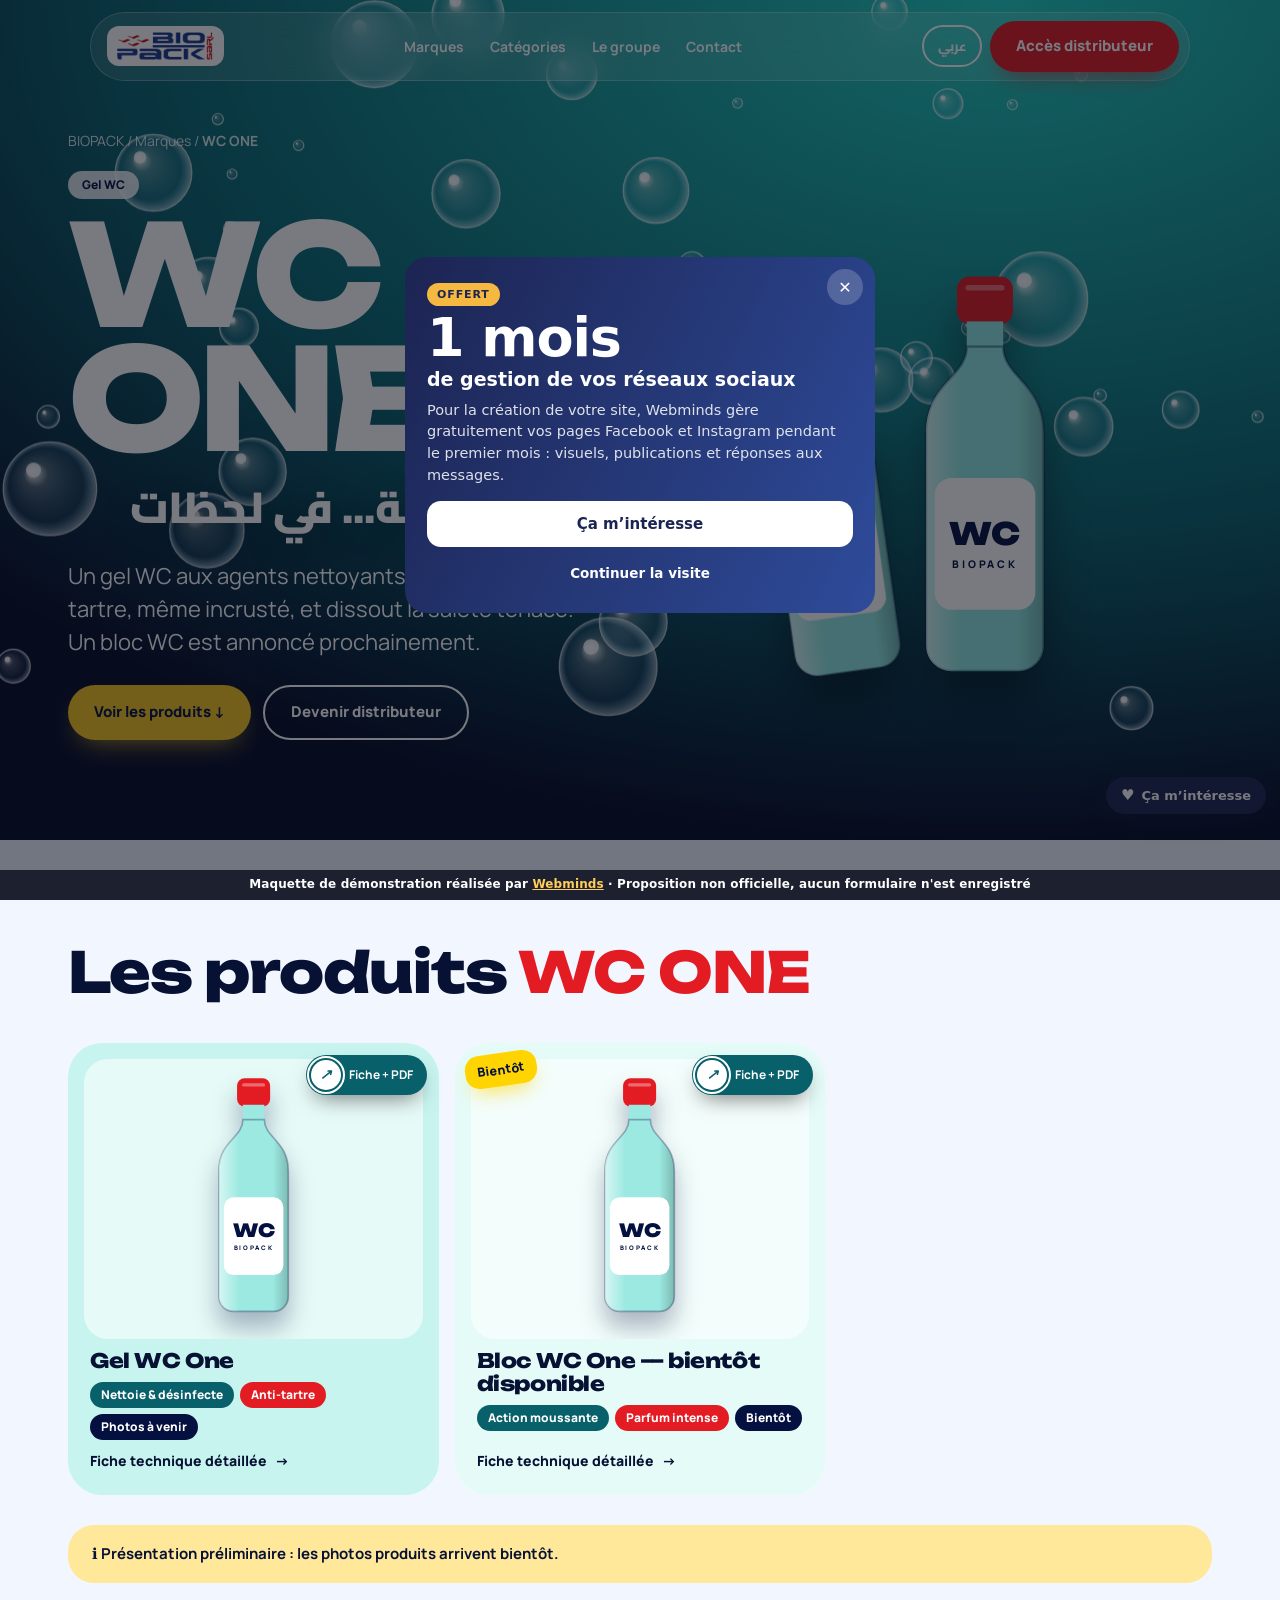
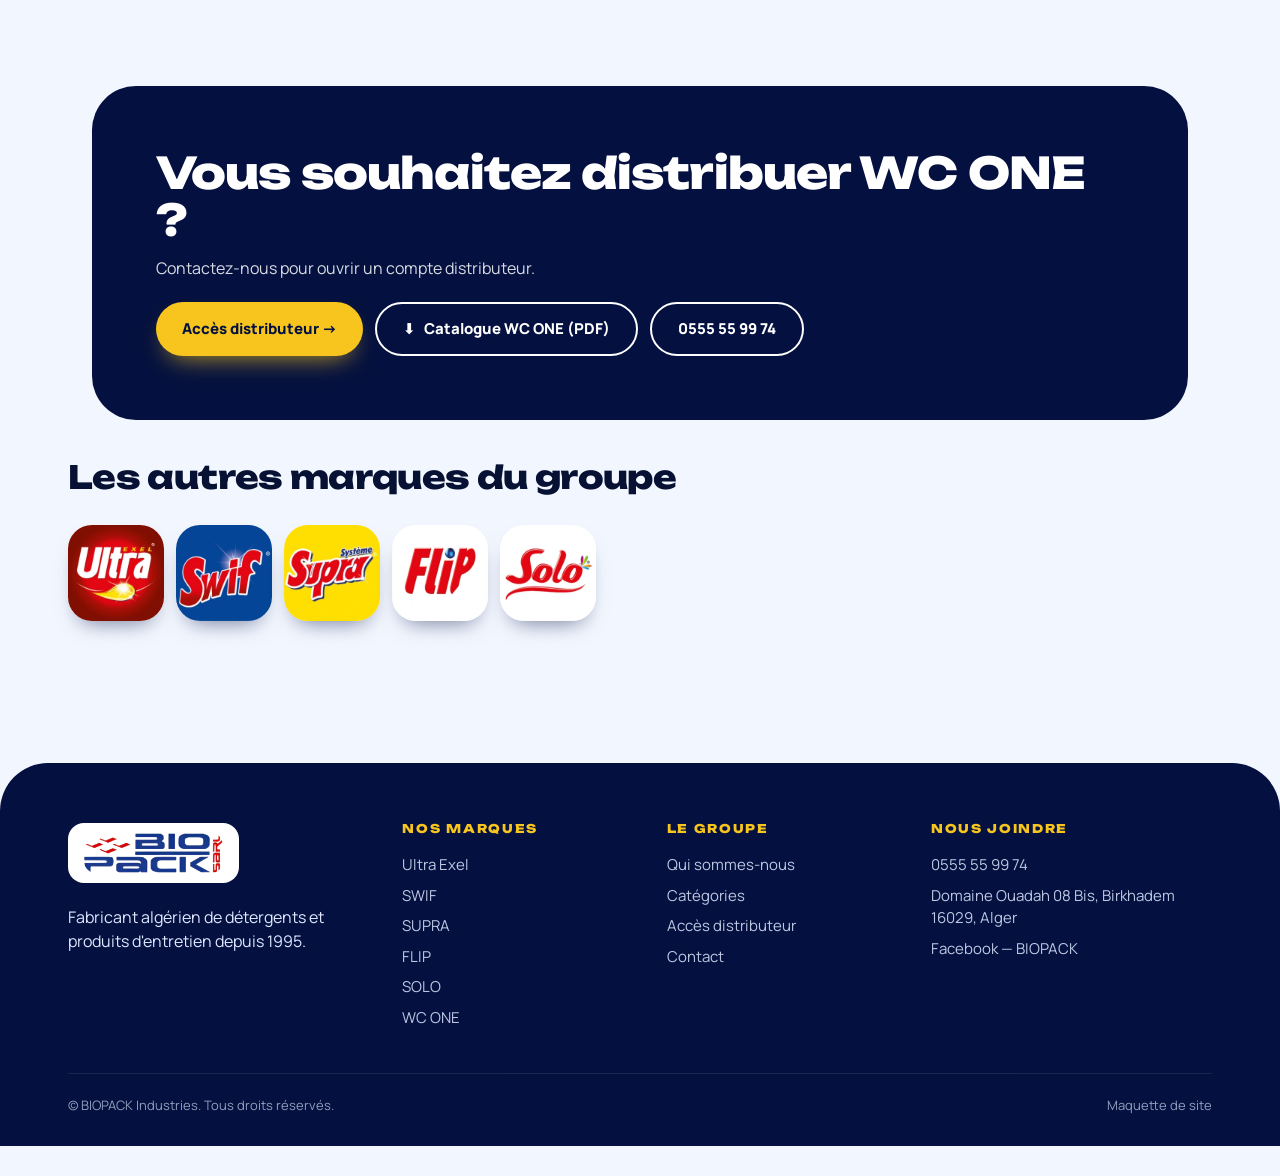
<file: wc-one/index.html>
<!DOCTYPE html>
<html lang="fr"><head><meta charset="utf-8"><meta name="viewport" content="width=device-width, initial-scale=1, viewport-fit=cover"><link rel="preconnect" href="https://fonts.googleapis.com"><link rel="preconnect" href="https://fonts.gstatic.com" crossorigin><link href="https://fonts.googleapis.com/css2?family=Unbounded:wght@500;700;900&family=Manrope:wght@400;600;800&family=Cairo:wght@400;600;800;900&display=swap" rel="stylesheet"><link rel="stylesheet" href="../style.css"><link rel="icon" href="../img/logo-biopack.png">
<title>WC ONE — BIOPACK</title>
<meta name="robots" content="noindex, nofollow"><!--wm-demo--></head><body>
<div id="hdr"></div>
<main id="app"></main>
<div id="ftr"></div>
<script>window.ROOT='../';window.BKEY='wcone'</script>
<script src="../brands.js"></script><script src="../fiches-data.js"></script><script src="../hubapp.js"></script><script src="../brandpage.js"></script>
<div id="wm-demo" role="note" style="position:fixed;left:0;right:0;bottom:0;z-index:2147483000;background:rgba(10,14,30,.92);color:#fff;font:600 12px/1.3 system-ui,-apple-system,Segoe UI,Roboto,sans-serif;text-align:center;padding:7px 12px calc(7px + env(safe-area-inset-bottom,0px));letter-spacing:.01em">Maquette de démonstration réalisée par <a href="https://webminds.dz" style="color:#ffcf5a;text-decoration:underline" target="_blank" rel="noopener">Webminds</a> · Proposition non officielle, aucun formulaire n'est enregistré</div>
<script>(function(){function f(){var b=document.getElementById('wm-demo');if(!b)return;var h=b.offsetHeight;document.body.style.paddingBottom=(parseFloat(getComputedStyle(document.body).paddingBottom)||0)+h+'px';document.querySelectorAll('body *').forEach(function(e){if(e===b||b.contains(e))return;var s=getComputedStyle(e);if(s.position!=='fixed')return;var bt=parseFloat(s.bottom);if(!isNaN(bt)&&bt<120&&s.bottom!=='auto'&&e.offsetHeight<window.innerHeight*.6){e.style.bottom=(bt+h)+'px'}})}if(document.readyState==='complete')f();else addEventListener('load',f)})();</script><!--wm-demo--><script data-wml>(function(){if(window.__wmL)return;window.__wmL=1;
var C={"p": "Ultra", "mail": null, "wa": "213797372452", "v": [["/", "Version corporate", "Claire et rassurante"]]};
function ready(f){document.readyState==='loading'?document.addEventListener('DOMContentLoaded',f):f()}
ready(function(){
var css='.wmL-b{position:fixed;right:14px;bottom:calc(56px + env(safe-area-inset-bottom));z-index:2147483000;border:0;border-radius:999px;background:#1C2452;color:#fff;font:700 13px/1 system-ui,-apple-system,Segoe UI,Roboto,sans-serif;padding:11px 15px;box-shadow:0 6px 22px rgba(20,30,60,.35);cursor:pointer;display:flex;align-items:center;gap:7px}'
+'@media(max-width:520px){.wmL-b{bottom:calc(112px + env(safe-area-inset-bottom));font-size:12.5px;padding:10px 13px}}'
+'.wmL-m{position:fixed;inset:0;z-index:2147483001;background:rgba(10,14,25,.55);display:none;align-items:flex-end;justify-content:center;font-family:system-ui,-apple-system,Segoe UI,Roboto,sans-serif}.wmL-m.on{display:flex}@media(min-width:700px){.wmL-m{align-items:center;padding:20px}}'
+'.wmL-x{box-sizing:border-box;position:relative;background:#fff;color:#1C2452;width:100%;max-width:470px;max-height:92vh;overflow:auto;border-radius:22px 22px 0 0;padding:24px 22px calc(22px + env(safe-area-inset-bottom));text-align:left}@media(min-width:700px){.wmL-x{border-radius:22px}}'
+'.wmL-x *{box-sizing:border-box}.wmL-c{position:absolute;top:12px;right:12px;width:36px;height:36px;border:0;border-radius:50%;background:#F0F2F1;font-size:16px;cursor:pointer;color:#1C2452}'
+'.wmL-x h3{font:800 26px/1.1 system-ui,-apple-system,sans-serif;margin:4px 40px 10px 0;color:inherit}.wmL-x p{margin:0 0 14px;line-height:1.5;font-size:14.5px;opacity:.85}'
+'.wmL-o{background:linear-gradient(115deg,#1C2452,#2E4B9A);color:#fff}.wmL-o .wmL-c{background:rgba(255,255,255,.2);color:#fff}.wmL-big{font:900 54px/.95 system-ui,-apple-system,sans-serif;letter-spacing:-.02em;margin:6px 0 2px}.wmL-big small{display:block;font-size:19px;font-weight:700;letter-spacing:0;margin-top:6px}'
+'.wmL-tag{display:inline-block;background:#F5B841;color:#1C2452;font:800 11px system-ui,sans-serif;letter-spacing:.08em;border-radius:999px;padding:5px 10px}'
+'.wmL-btn{display:flex;align-items:center;justify-content:center;width:100%;border:0;border-radius:14px;padding:14px;font:800 15px system-ui,-apple-system,sans-serif;cursor:pointer;margin-top:8px}.wmL-w{background:#fff;color:#1C2452}.wmL-g{background:#1FAF55;color:#fff}.wmL-n{background:#1C2452;color:#fff}.wmL-l{background:transparent;color:inherit;font-weight:600;font-size:13.5px;padding:10px}'
+'.wmL-s{font:700 11.5px system-ui,sans-serif;text-transform:uppercase;letter-spacing:.06em;opacity:.6;margin:12px 0 8px}.wmL-ch{display:grid;gap:8px}.wmL-ch label{display:flex;align-items:center;gap:10px;border:1.5px solid #E2E6E3;border-radius:12px;padding:11px 12px;cursor:pointer;font-size:14px;font-weight:600}.wmL-ch label small{display:block;font-weight:500;opacity:.65;font-size:12px}.wmL-ch input{width:18px;height:18px;flex:none;accent-color:#1FAF55}'
+'.wmL-f{display:grid;gap:8px;margin:12px 0 6px}.wmL-f input{border:1.5px solid #E2E6E3;border-radius:12px;padding:12px;font:500 16px system-ui,sans-serif;color:#1C2452;background:#fff;-webkit-user-select:text!important;user-select:text!important;width:100%}'
+'.wmL-ok{text-align:center}.wmL-ok i{display:grid;place-items:center;width:64px;height:64px;margin:6px auto 12px;border-radius:50%;background:#E8F7EE;color:#1FAF55;font-style:normal;font-size:30px}';
var st=document.createElement('style');st.textContent=css;document.head.appendChild(st);
function ss(k,v){try{if(v===undefined)return sessionStorage.getItem(k);sessionStorage.setItem(k,v)}catch(e){}}
var p=location.pathname,cur=0;C.v.forEach(function(v,i){if(v[0]!=='/'&&p.indexOf(v[0])===0)cur=i});
var off=document.createElement('div');off.className='wmL-m';off.innerHTML='<div class="wmL-x wmL-o" role="dialog" aria-modal="true"><button class="wmL-c" type="button" aria-label="Fermer">✕</button><span class="wmL-tag">OFFERT</span><div class="wmL-big">1 mois<small>de gestion de vos réseaux sociaux</small></div><p style="margin-top:12px">Pour la création de votre site, Webminds gère gratuitement vos pages Facebook et Instagram pendant le premier mois : visuels, publications et réponses aux messages.</p><button class="wmL-btn wmL-w" type="button" data-i>Ça m’intéresse</button><button class="wmL-btn wmL-l" type="button" data-c>Continuer la visite</button></div>';
var ch='';C.v.forEach(function(v,i){ch+='<label><input type="radio" name="wmLv" value="'+v[1]+'"'+(i===cur?' checked':'')+'><span>'+v[1]+(v[2]?'<small>'+v[2]+'</small>':'')+'</span></label>'});
var it=document.createElement('div');it.className='wmL-m';it.innerHTML='<div class="wmL-x" role="dialog" aria-modal="true"><button class="wmL-c" type="button" aria-label="Fermer">✕</button><div data-s1><h3>Cette maquette vous plaît ?</h3><p>Choisissez la version qui vous intéresse : Webminds vous recontacte pour vous la présenter.</p>'+(C.v.length>1?'<div class="wmL-s">La version préférée</div><div class="wmL-ch">'+ch+'</div>':'')+'<div class="wmL-s">En plus</div><div class="wmL-ch"><label><input type="checkbox" value="Gestion des réseaux sociaux (1 mois offert)"><span>Réseaux sociaux<small>1 mois de gestion offert avec le site</small></span></label></div><div class="wmL-f"><input name="n" placeholder="Votre nom" autocomplete="name"><input name="t" type="tel" inputmode="tel" placeholder="Votre téléphone (facultatif)" autocomplete="tel"></div><button class="wmL-btn wmL-g" type="button" data-w>Envoyer sur WhatsApp</button>'+(C.mail?'<button class="wmL-btn wmL-l" type="button" data-e>Envoyer par e-mail</button>':'')+'</div><div class="wmL-ok" data-s2 hidden><i>✓</i><h3 style="margin:0 0 8px">Merci !</h3><p>Votre choix a bien été transmis à Webminds. Nous vous recontactons très vite.</p><button class="wmL-btn wmL-n" type="button" data-c>Continuer la visite</button></div></div>';
document.body.appendChild(off);document.body.appendChild(it);
var b=document.createElement('button');b.type='button';b.className='wmL-b';b.innerHTML='<b style="font-size:15px">♥</b>Ça m’intéresse';document.body.appendChild(b);
function op(m){off.classList.remove('on');it.classList.remove('on');m.classList.add('on')}
[off,it].forEach(function(m){m.addEventListener('click',function(e){if(e.target===m||e.target.closest('.wmL-c')||e.target.closest('[data-c]'))m.classList.remove('on')})});
b.onclick=function(){op(it)};off.querySelector('[data-i]').onclick=function(){op(it)};
function msg(){var v=(it.querySelector('input[name=wmLv]:checked')||{}).value||C.v[cur][1],x=[].map.call(it.querySelectorAll('input[type=checkbox]:checked'),function(c){return c.value}),n=it.querySelector('[name=n]').value.trim(),t=it.querySelector('[name=t]').value.trim();
 return{v:v,x:x,n:n,t:t,txt:'Bonjour Webminds, la maquette '+C.p+' m’intéresse.\nVersion préférée : '+v+(x.length?'\nEn plus : '+x.join(', '):'')+(n?'\nNom : '+n:'')+(t?'\nTéléphone : '+t:'')+'\nLien : '+location.origin+C.v[cur][0]}}
function mail(m){if(!C.mail)return;try{fetch('https://formsubmit.co/ajax/'+C.mail,{method:'POST',keepalive:true,headers:{'Content-Type':'application/json','Accept':'application/json'},body:JSON.stringify({_subject:'Maquette '+C.p+' : intéressé ('+m.v+')',Prospect:C.p,Version:m.v,Options:m.x.join(', ')||'-',Nom:m.n||'-',Telephone:m.t||'-',Lien:location.origin+C.v[cur][0],_template:'table',_captcha:'false'})}).catch(function(){})}catch(e){}}
function done(){it.querySelector('[data-s1]').hidden=true;it.querySelector('[data-s2]').hidden=false;ss('wmL-sent','1')}
it.querySelector('[data-w]').onclick=function(){var m=msg();mail(m);done();location.href='https://wa.me/'+C.wa+'?text='+encodeURIComponent(m.txt)};
var e=it.querySelector('[data-e]');if(e)e.onclick=function(){mail(msg());done()};
var sh=ss('wmL-off');addEventListener('scroll',function(){var r=(scrollY+innerHeight)/document.documentElement.scrollHeight;
 if(!sh&&scrollY>500&&r>.3){sh=1;ss('wmL-off','1');op(off)}
 if(!ss('wmL-it')&&!ss('wmL-sent')&&sh&&r>.92&&!off.classList.contains('on')){ss('wmL-it','1');op(it)}},{passive:true});
});})();
</script></body></html>
</file>
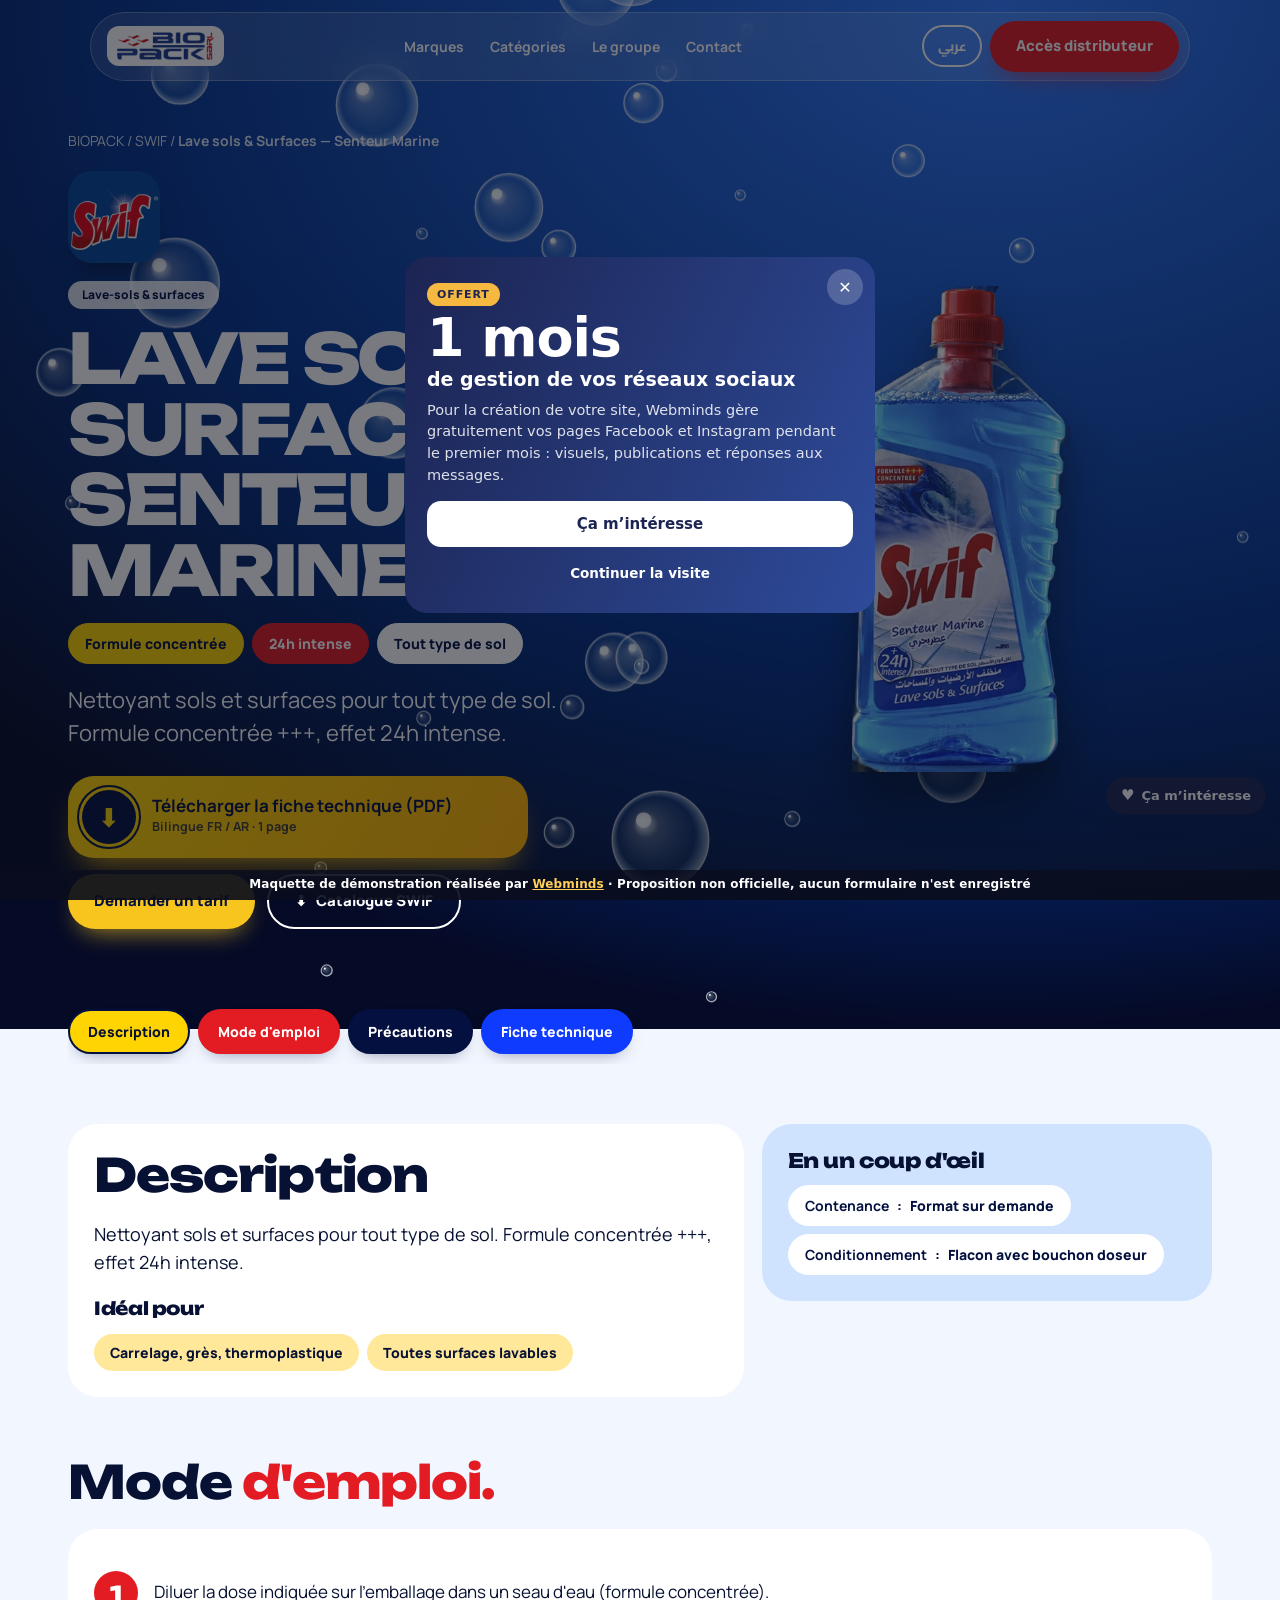
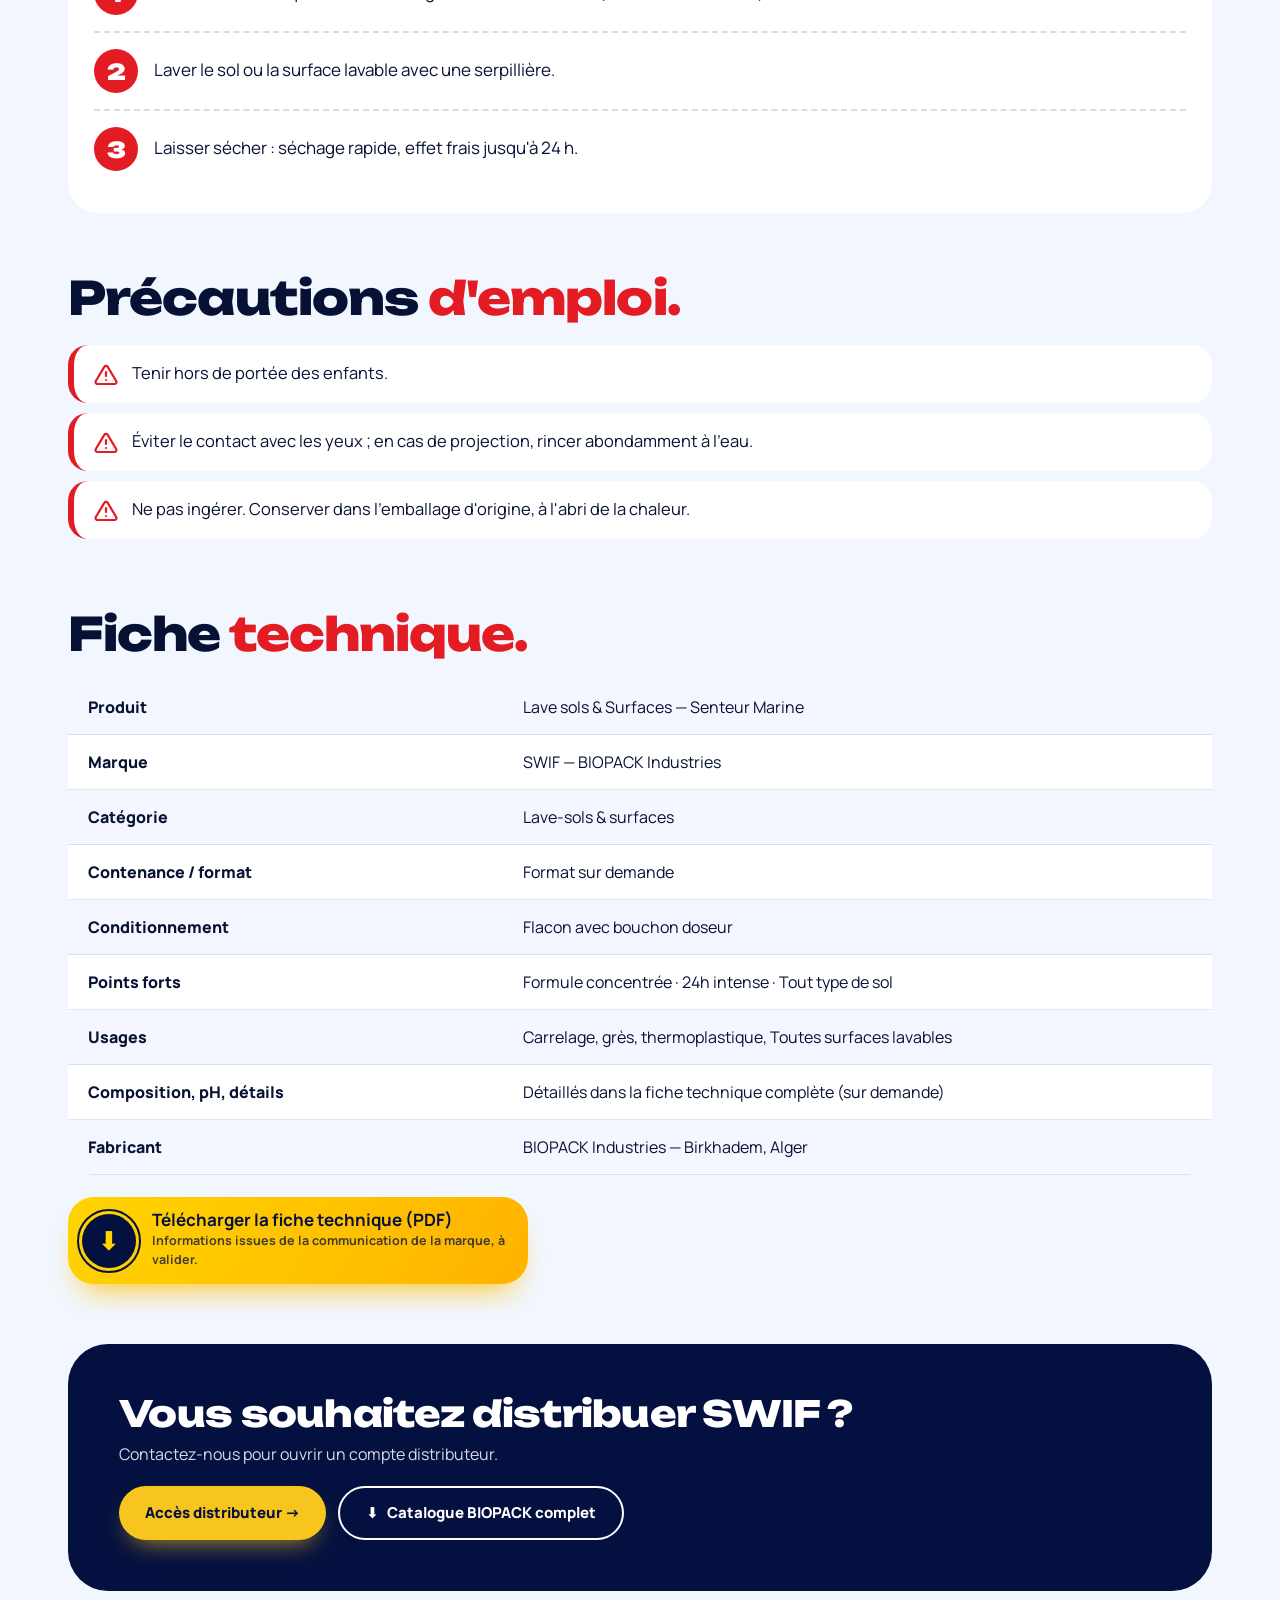
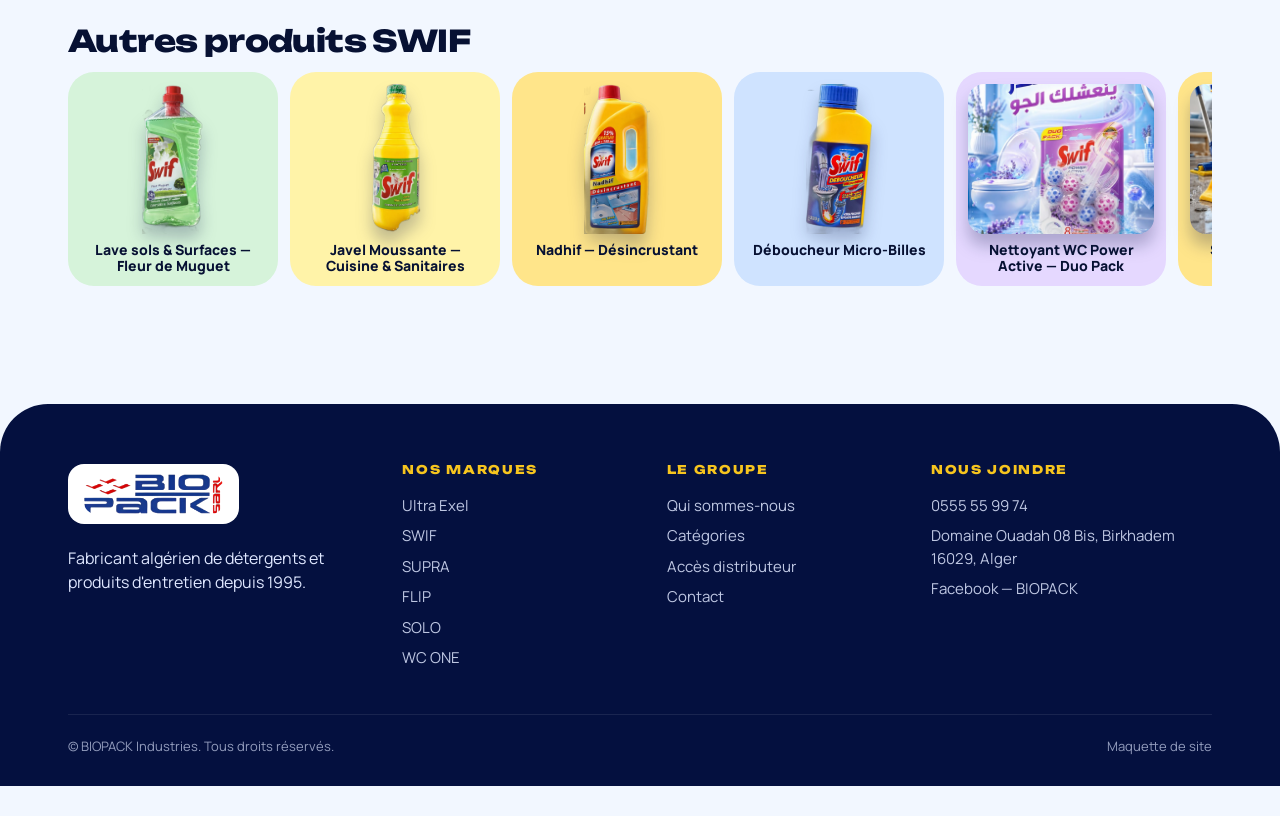
<file: fiche.html>
<!DOCTYPE html>
<html lang="fr"><head><meta charset="utf-8"><meta name="viewport" content="width=device-width, initial-scale=1, viewport-fit=cover"><link rel="preconnect" href="https://fonts.googleapis.com"><link rel="preconnect" href="https://fonts.gstatic.com" crossorigin><link href="https://fonts.googleapis.com/css2?family=Unbounded:wght@500;700;900&family=Manrope:wght@400;600;800&family=Cairo:wght@400;600;800;900&display=swap" rel="stylesheet"><link rel="stylesheet" href="style.css"><link rel="icon" href="img/logo-biopack.png">

<title>Fiche produit — BIOPACK</title>
<meta name="robots" content="noindex, nofollow"><!--wm-demo--></head><body>
<div id="hdr"></div>
<main id="app"></main>
<div id="ftr"></div>
<script src="brands.js"></script><script src="fiches-data.js"></script><script src="hubapp.js"></script>
<script>
const q=new URLSearchParams(location.search);
const BK=BRANDS[q.get('b')]?q.get('b'):'swif';const B=BRANDS[BK];
const IX=Math.min(Math.max(+(q.get('i')||0),0),B.products.length-1);const P=B.products[IX];const FD=FICHES[BK+':'+IX]||{cat:[B.tag,B.tagAr],fmt:['Sur demande','حسب الطلب'],pk:['—','—'],uses:[],cautions:[],ideal:[],promo:null};
const PDF='pdf/'+B.slug+'-'+(IX+1)+'.pdf';
const prev=B.products[(IX+B.products.length-1)%B.products.length],next=B.products[(IX+1)%B.products.length];
const pi=(IX+B.products.length-1)%B.products.length,ni=(IX+1)%B.products.length;
function visual(){
 if(P.photo)return '<img class="fphoto" src="img/'+P.photo+'" alt="'+A(P.n)+'">';
 if(P.img)return '<div class="fbig"><img src="img/'+P.img+'.webp" alt="'+A(P.n)+'"></div>';
 return '<div class="fbig"><div class="bwrap">'+bbottle('#9be9e1','WC')+'</div></div>';
}
function draw(){
 document.title=L(P.n,P.nAr)+' — '+B.name+' — BIOPACK';
 const specs=[['Produit','المنتج',P.n,P.nAr],['Marque','العلامة',B.name+' — BIOPACK Industries',B.name+' — بيوباك'],['Catégorie','الفئة',FD.cat[0],FD.cat[1]],['Contenance / format','الحجم',FD.fmt[0],FD.fmt[1]],['Conditionnement','التعبئة',FD.pk[0],FD.pk[1]],['Points forts','نقاط القوة',P.facts.map(f=>f[0]).join(' · '),P.facts.map(f=>f[1]).join(' · ')],['Usages','الاستعمالات',FD.ideal.map(f=>f[0]).join(', '),FD.ideal.map(f=>f[1]).join('، ')],['Composition, pH, détails','التركيب والحموضة','Détaillés dans la fiche technique complète (sur demande)','مفصّلة في الفيش التقني الكامل (عند الطلب)'],['Fabricant','الصانع','BIOPACK Industries — Birkhadem, Alger','بيوباك للصناعات — بئر خادم، الجزائر']];
 document.getElementById('app').innerHTML=`
<section class="bhero fhero${B.dark?' dk':''}" style="--c1:${B.c1};--c2:${B.c2}"><div class="bubbles" data-n="14"></div><canvas class="bcanvas"></canvas>
 <div class="wrap"><div>
  <nav class="crumb"><a href="index.html">BIOPACK</a> / <a href="${B.slug}/">${B.name}</a> / <b data-ar="${A(P.nAr)}">${P.n}</b></nav>
  ${B.logo?'<img class="bh-logo" src="img/'+B.logo+'" alt="'+B.name+'">':''}
  <span class="tag" data-ar="${A(FD.cat[1])}">${FD.cat[0]}</span>
  <h1 style="margin-top:14px;font-size:clamp(30px,5.4vw,72px);line-height:1.02" data-ar="${A(P.nAr)}">${P.n}</h1>
  <div class="fpills">${P.facts.map(f=>'<span data-ar="'+A(f[1])+'">'+f[0]+'</span>').join('')}</div>
  <p class="lead" data-ar="${A(P.dAr)}">${P.d}</p>
  <a class="dl" href="${PDF}" download><span class="di">⬇</span><span><b data-ar="حمّلوا الفيش التقني (PDF)">Télécharger la fiche technique (PDF)</b><small data-ar="ثنائي اللغة عربي/فرنسي · صفحة واحدة">Bilingue FR / AR · 1 page</small></span></a>
  <div class="acts" style="margin-top:16px"><a class="pill ${B.dark?'dark':'gold'}" href="index.html?b=${B.slug}&p=${encodeURIComponent(P.n)}#distributeurs" data-ar="اطلبوا السعر">Demander un tarif</a><a class="pill ${B.dark?'dark':'ghost'}" href="pdf/catalogue-${B.slug}.pdf" download>⬇ <span data-ar="كتالوج ${B.name}">Catalogue ${B.name}</span></a></div>
 </div>${visual()}</div>
</section>
<div class="wrap"><nav class="fnav"><a href="#f-desc" data-ar="الوصف">Description</a><a href="#f-use" data-ar="طريقة الاستعمال">Mode d'emploi</a><a href="#f-warn" data-ar="احتياطات">Précautions</a><a href="#f-spec" data-ar="الفيش التقني">Fiche technique</a></nav></div>
<section class="fsec" id="f-desc"><div class="wrap"><div class="fgrid"><div class="fbox rv"><h2 data-ar="الوصف">Description</h2><p data-ar="${A(P.dAr)}">${P.d}</p>${FD.ideal.length?'<h3 style="margin-top:22px;font-size:18px" data-ar="مثالي لـ">Idéal pour</h3><div class="ideal">'+FD.ideal.map(x=>'<span data-ar="'+A(x[1])+'">'+x[0]+'</span>').join('')+'</div>':''}</div>
 <div class="fbox rv" style="background:${P.bg}"><h3 style="font-size:20px" data-ar="بنظرة سريعة">En un coup d'œil</h3><div class="fpills" style="margin:14px 0 0">${[['Contenance','الحجم',FD.fmt],['Conditionnement','التعبئة',FD.pk]].map(r=>'<span style="background:#fff;color:var(--navy);border-color:#fff"><b data-ar="'+r[1]+'">'+r[0]+'</b> : <span data-ar="'+A(r[2][1])+'" style="background:none;padding:0;border:0;color:inherit">'+r[2][0]+'</span></span>').join('')}</div></div></div></div></section>
<section class="fsec" id="f-use" style="padding-top:0"><div class="wrap"><h2 class="rv" data-ar="طريقة <em>الاستعمال.</em>">Mode <em>d'emploi.</em></h2><div class="fbox rv">${FD.uses.map((u,k)=>'<div class="st2"><i>'+(k+1)+'</i><p data-ar="'+A(u[1])+'">'+u[0]+'</p></div>').join('')}</div></div></section>
<section class="fsec" id="f-warn" style="padding-top:0"><div class="wrap"><h2 class="rv" data-ar="<em>احتياطات</em> السلامة.">Précautions <em>d'emploi.</em></h2>${FD.cautions.map(c=>'<div class="wn rv">'+IC.warn+'<span data-ar="'+A(c[1])+'">'+c[0]+'</span></div>').join('')}</div></section>
<section class="fsec" id="f-spec" style="padding-top:0"><div class="wrap"><h2 class="rv" data-ar="الفيش <em>التقني.</em>">Fiche <em>technique.</em></h2><table class="spec2 rv">${specs.map(s=>'<tr><td data-ar="'+A(s[1])+'">'+s[0]+'</td><td data-ar="'+A(s[3])+'">'+s[2]+'</td></tr>').join('')}</table>
 <div style="margin-top:22px"><a class="dl" href="${PDF}" download><span class="di">⬇</span><span><b data-ar="حمّلوا الفيش التقني (PDF)">Télécharger la fiche technique (PDF)</b><small data-ar="المعلومات مأخوذة من تواصل العلامة وتحتاج إلى مصادقة.">Informations issues de la communication de la marque, à valider.</small></span></a></div></div></section>
<section class="fsec" style="padding-top:0"><div class="wrap"><div class="fcta"><div><h3 data-ar="تريدون توزيع ${B.name}؟">Vous souhaitez distribuer ${B.name} ?</h3><p style="opacity:.85;margin-top:8px" data-ar="اتصلوا بنا لفتح حساب موزّع.">Contactez-nous pour ouvrir un compte distributeur.</p></div><div class="acts"><a class="pill gold" href="index.html?b=${B.slug}&p=${encodeURIComponent(P.n)}#distributeurs" data-ar="فضاء الموزّع →">Accès distributeur →</a><a class="pill ghost" href="pdf/catalogue-biopack.pdf" download style="color:#fff">⬇ <span data-ar="كتالوج بيوباك الكامل">Catalogue BIOPACK complet</span></a></div></div>
 <h3 style="margin:34px 0 8px;font-size:clamp(20px,2.6vw,30px)" data-ar="منتجات أخرى من ${B.name}">Autres produits ${B.name}</h3>
 <div class="mini">${B.products.map((p,k)=>k===IX?'':'<a style="--bg:'+p.bg+'" href="fiche.html?b='+BK+'&i='+k+'">'+(p.photo?'<img src="img/'+p.photo+'" alt="" style="object-fit:cover;border-radius:16px">':p.img?'<img src="img/'+p.img+'.webp" alt="">':'<div class="bwrap" style="height:150px">'+bbottle("#9be9e1","WC")+'</div>')+'<span data-ar="'+A(p.nAr)+'">'+p.n+'</span></a>').join('')}</div></div></section>`;
 App.refresh();
}
draw();document.addEventListener('langchange',draw);
</script><div id="wm-demo" role="note" style="position:fixed;left:0;right:0;bottom:0;z-index:2147483000;background:rgba(10,14,30,.92);color:#fff;font:600 12px/1.3 system-ui,-apple-system,Segoe UI,Roboto,sans-serif;text-align:center;padding:7px 12px calc(7px + env(safe-area-inset-bottom,0px));letter-spacing:.01em">Maquette de démonstration réalisée par <a href="https://webminds.dz" style="color:#ffcf5a;text-decoration:underline" target="_blank" rel="noopener">Webminds</a> · Proposition non officielle, aucun formulaire n'est enregistré</div>
<script>(function(){function f(){var b=document.getElementById('wm-demo');if(!b)return;var h=b.offsetHeight;document.body.style.paddingBottom=(parseFloat(getComputedStyle(document.body).paddingBottom)||0)+h+'px';document.querySelectorAll('body *').forEach(function(e){if(e===b||b.contains(e))return;var s=getComputedStyle(e);if(s.position!=='fixed')return;var bt=parseFloat(s.bottom);if(!isNaN(bt)&&bt<120&&s.bottom!=='auto'&&e.offsetHeight<window.innerHeight*.6){e.style.bottom=(bt+h)+'px'}})}if(document.readyState==='complete')f();else addEventListener('load',f)})();</script><!--wm-demo--><script data-wml>(function(){if(window.__wmL)return;window.__wmL=1;
var C={"p": "Ultra", "mail": null, "wa": "213797372452", "v": [["/", "Version corporate", "Claire et rassurante"]]};
function ready(f){document.readyState==='loading'?document.addEventListener('DOMContentLoaded',f):f()}
ready(function(){
var css='.wmL-b{position:fixed;right:14px;bottom:calc(56px + env(safe-area-inset-bottom));z-index:2147483000;border:0;border-radius:999px;background:#1C2452;color:#fff;font:700 13px/1 system-ui,-apple-system,Segoe UI,Roboto,sans-serif;padding:11px 15px;box-shadow:0 6px 22px rgba(20,30,60,.35);cursor:pointer;display:flex;align-items:center;gap:7px}'
+'@media(max-width:520px){.wmL-b{bottom:calc(112px + env(safe-area-inset-bottom));font-size:12.5px;padding:10px 13px}}'
+'.wmL-m{position:fixed;inset:0;z-index:2147483001;background:rgba(10,14,25,.55);display:none;align-items:flex-end;justify-content:center;font-family:system-ui,-apple-system,Segoe UI,Roboto,sans-serif}.wmL-m.on{display:flex}@media(min-width:700px){.wmL-m{align-items:center;padding:20px}}'
+'.wmL-x{box-sizing:border-box;position:relative;background:#fff;color:#1C2452;width:100%;max-width:470px;max-height:92vh;overflow:auto;border-radius:22px 22px 0 0;padding:24px 22px calc(22px + env(safe-area-inset-bottom));text-align:left}@media(min-width:700px){.wmL-x{border-radius:22px}}'
+'.wmL-x *{box-sizing:border-box}.wmL-c{position:absolute;top:12px;right:12px;width:36px;height:36px;border:0;border-radius:50%;background:#F0F2F1;font-size:16px;cursor:pointer;color:#1C2452}'
+'.wmL-x h3{font:800 26px/1.1 system-ui,-apple-system,sans-serif;margin:4px 40px 10px 0;color:inherit}.wmL-x p{margin:0 0 14px;line-height:1.5;font-size:14.5px;opacity:.85}'
+'.wmL-o{background:linear-gradient(115deg,#1C2452,#2E4B9A);color:#fff}.wmL-o .wmL-c{background:rgba(255,255,255,.2);color:#fff}.wmL-big{font:900 54px/.95 system-ui,-apple-system,sans-serif;letter-spacing:-.02em;margin:6px 0 2px}.wmL-big small{display:block;font-size:19px;font-weight:700;letter-spacing:0;margin-top:6px}'
+'.wmL-tag{display:inline-block;background:#F5B841;color:#1C2452;font:800 11px system-ui,sans-serif;letter-spacing:.08em;border-radius:999px;padding:5px 10px}'
+'.wmL-btn{display:flex;align-items:center;justify-content:center;width:100%;border:0;border-radius:14px;padding:14px;font:800 15px system-ui,-apple-system,sans-serif;cursor:pointer;margin-top:8px}.wmL-w{background:#fff;color:#1C2452}.wmL-g{background:#1FAF55;color:#fff}.wmL-n{background:#1C2452;color:#fff}.wmL-l{background:transparent;color:inherit;font-weight:600;font-size:13.5px;padding:10px}'
+'.wmL-s{font:700 11.5px system-ui,sans-serif;text-transform:uppercase;letter-spacing:.06em;opacity:.6;margin:12px 0 8px}.wmL-ch{display:grid;gap:8px}.wmL-ch label{display:flex;align-items:center;gap:10px;border:1.5px solid #E2E6E3;border-radius:12px;padding:11px 12px;cursor:pointer;font-size:14px;font-weight:600}.wmL-ch label small{display:block;font-weight:500;opacity:.65;font-size:12px}.wmL-ch input{width:18px;height:18px;flex:none;accent-color:#1FAF55}'
+'.wmL-f{display:grid;gap:8px;margin:12px 0 6px}.wmL-f input{border:1.5px solid #E2E6E3;border-radius:12px;padding:12px;font:500 16px system-ui,sans-serif;color:#1C2452;background:#fff;-webkit-user-select:text!important;user-select:text!important;width:100%}'
+'.wmL-ok{text-align:center}.wmL-ok i{display:grid;place-items:center;width:64px;height:64px;margin:6px auto 12px;border-radius:50%;background:#E8F7EE;color:#1FAF55;font-style:normal;font-size:30px}';
var st=document.createElement('style');st.textContent=css;document.head.appendChild(st);
function ss(k,v){try{if(v===undefined)return sessionStorage.getItem(k);sessionStorage.setItem(k,v)}catch(e){}}
var p=location.pathname,cur=0;C.v.forEach(function(v,i){if(v[0]!=='/'&&p.indexOf(v[0])===0)cur=i});
var off=document.createElement('div');off.className='wmL-m';off.innerHTML='<div class="wmL-x wmL-o" role="dialog" aria-modal="true"><button class="wmL-c" type="button" aria-label="Fermer">✕</button><span class="wmL-tag">OFFERT</span><div class="wmL-big">1 mois<small>de gestion de vos réseaux sociaux</small></div><p style="margin-top:12px">Pour la création de votre site, Webminds gère gratuitement vos pages Facebook et Instagram pendant le premier mois : visuels, publications et réponses aux messages.</p><button class="wmL-btn wmL-w" type="button" data-i>Ça m’intéresse</button><button class="wmL-btn wmL-l" type="button" data-c>Continuer la visite</button></div>';
var ch='';C.v.forEach(function(v,i){ch+='<label><input type="radio" name="wmLv" value="'+v[1]+'"'+(i===cur?' checked':'')+'><span>'+v[1]+(v[2]?'<small>'+v[2]+'</small>':'')+'</span></label>'});
var it=document.createElement('div');it.className='wmL-m';it.innerHTML='<div class="wmL-x" role="dialog" aria-modal="true"><button class="wmL-c" type="button" aria-label="Fermer">✕</button><div data-s1><h3>Cette maquette vous plaît ?</h3><p>Choisissez la version qui vous intéresse : Webminds vous recontacte pour vous la présenter.</p>'+(C.v.length>1?'<div class="wmL-s">La version préférée</div><div class="wmL-ch">'+ch+'</div>':'')+'<div class="wmL-s">En plus</div><div class="wmL-ch"><label><input type="checkbox" value="Gestion des réseaux sociaux (1 mois offert)"><span>Réseaux sociaux<small>1 mois de gestion offert avec le site</small></span></label></div><div class="wmL-f"><input name="n" placeholder="Votre nom" autocomplete="name"><input name="t" type="tel" inputmode="tel" placeholder="Votre téléphone (facultatif)" autocomplete="tel"></div><button class="wmL-btn wmL-g" type="button" data-w>Envoyer sur WhatsApp</button>'+(C.mail?'<button class="wmL-btn wmL-l" type="button" data-e>Envoyer par e-mail</button>':'')+'</div><div class="wmL-ok" data-s2 hidden><i>✓</i><h3 style="margin:0 0 8px">Merci !</h3><p>Votre choix a bien été transmis à Webminds. Nous vous recontactons très vite.</p><button class="wmL-btn wmL-n" type="button" data-c>Continuer la visite</button></div></div>';
document.body.appendChild(off);document.body.appendChild(it);
var b=document.createElement('button');b.type='button';b.className='wmL-b';b.innerHTML='<b style="font-size:15px">♥</b>Ça m’intéresse';document.body.appendChild(b);
function op(m){off.classList.remove('on');it.classList.remove('on');m.classList.add('on')}
[off,it].forEach(function(m){m.addEventListener('click',function(e){if(e.target===m||e.target.closest('.wmL-c')||e.target.closest('[data-c]'))m.classList.remove('on')})});
b.onclick=function(){op(it)};off.querySelector('[data-i]').onclick=function(){op(it)};
function msg(){var v=(it.querySelector('input[name=wmLv]:checked')||{}).value||C.v[cur][1],x=[].map.call(it.querySelectorAll('input[type=checkbox]:checked'),function(c){return c.value}),n=it.querySelector('[name=n]').value.trim(),t=it.querySelector('[name=t]').value.trim();
 return{v:v,x:x,n:n,t:t,txt:'Bonjour Webminds, la maquette '+C.p+' m’intéresse.\nVersion préférée : '+v+(x.length?'\nEn plus : '+x.join(', '):'')+(n?'\nNom : '+n:'')+(t?'\nTéléphone : '+t:'')+'\nLien : '+location.origin+C.v[cur][0]}}
function mail(m){if(!C.mail)return;try{fetch('https://formsubmit.co/ajax/'+C.mail,{method:'POST',keepalive:true,headers:{'Content-Type':'application/json','Accept':'application/json'},body:JSON.stringify({_subject:'Maquette '+C.p+' : intéressé ('+m.v+')',Prospect:C.p,Version:m.v,Options:m.x.join(', ')||'-',Nom:m.n||'-',Telephone:m.t||'-',Lien:location.origin+C.v[cur][0],_template:'table',_captcha:'false'})}).catch(function(){})}catch(e){}}
function done(){it.querySelector('[data-s1]').hidden=true;it.querySelector('[data-s2]').hidden=false;ss('wmL-sent','1')}
it.querySelector('[data-w]').onclick=function(){var m=msg();mail(m);done();location.href='https://wa.me/'+C.wa+'?text='+encodeURIComponent(m.txt)};
var e=it.querySelector('[data-e]');if(e)e.onclick=function(){mail(msg());done()};
var sh=ss('wmL-off');addEventListener('scroll',function(){var r=(scrollY+innerHeight)/document.documentElement.scrollHeight;
 if(!sh&&scrollY>500&&r>.3){sh=1;ss('wmL-off','1');op(off)}
 if(!ss('wmL-it')&&!ss('wmL-sent')&&sh&&r>.92&&!off.classList.contains('on')){ss('wmL-it','1');op(it)}},{passive:true});
});})();
</script></body></html>
</file>
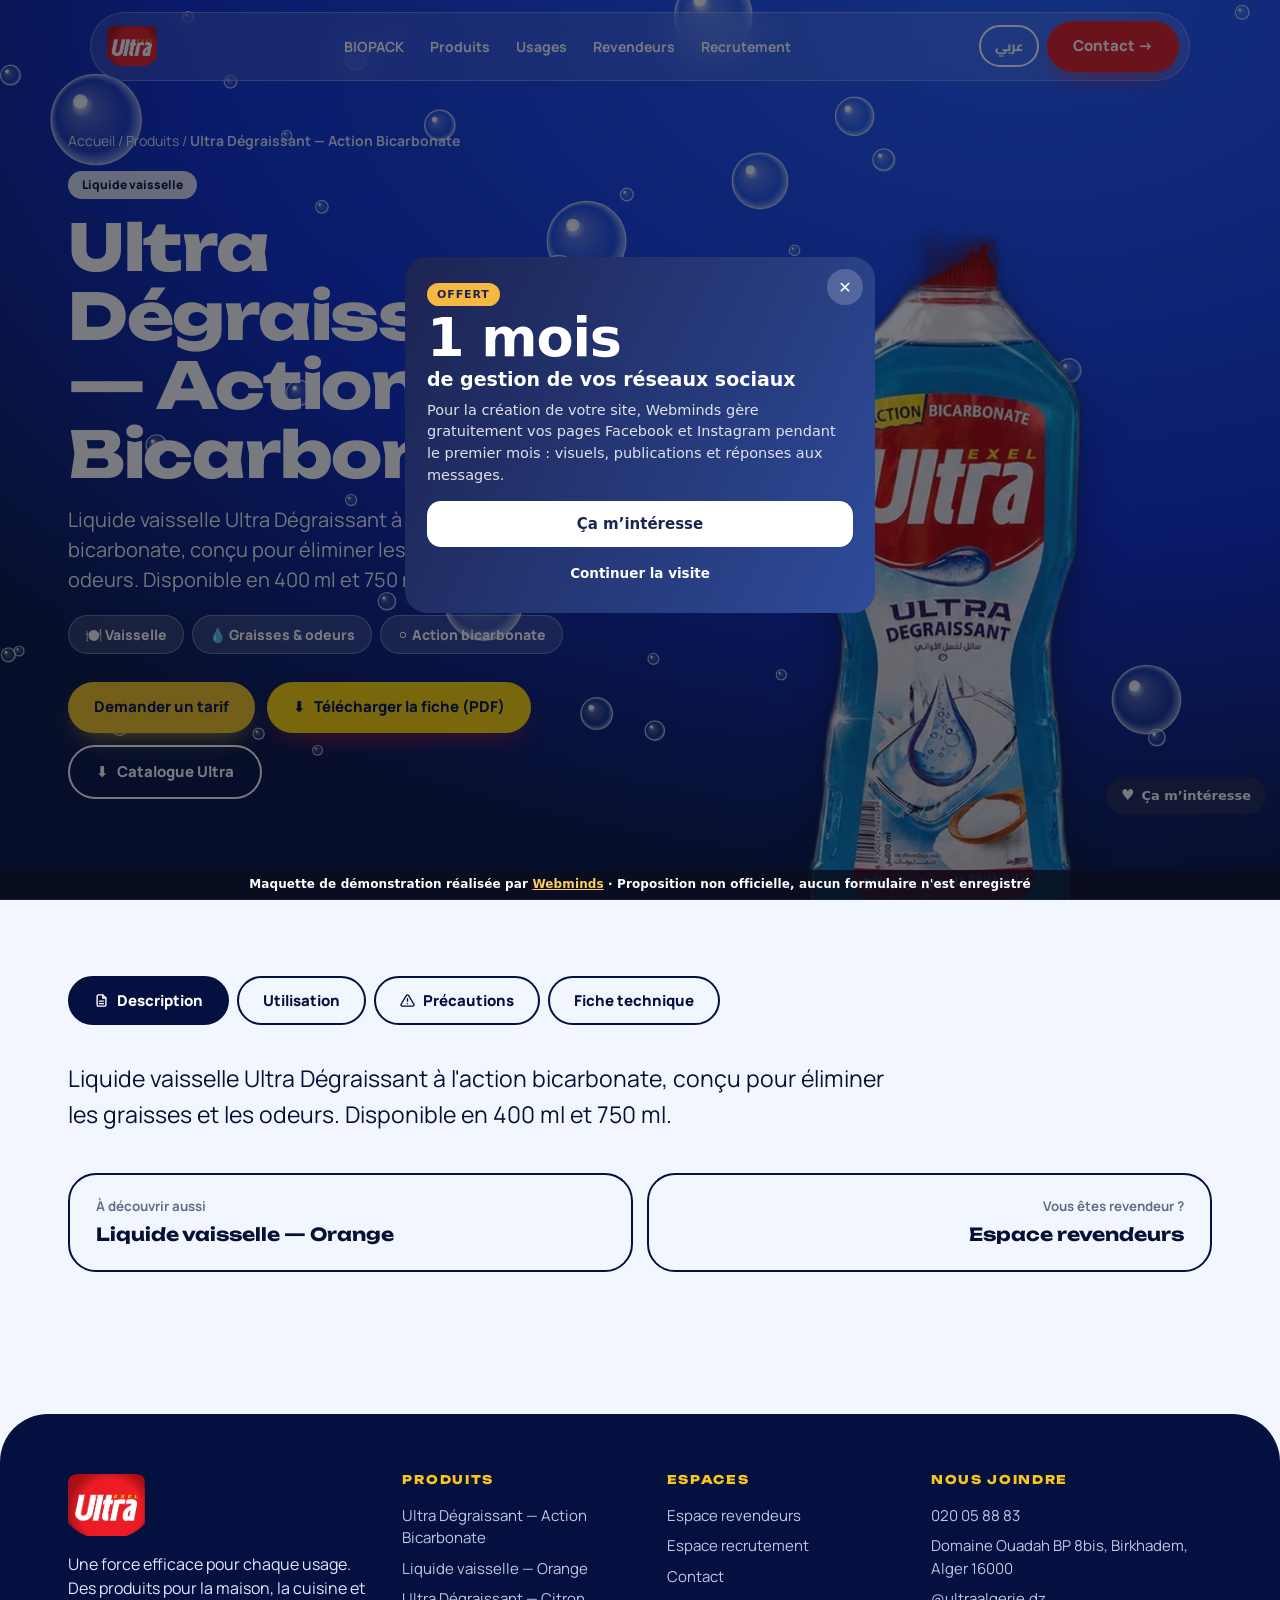
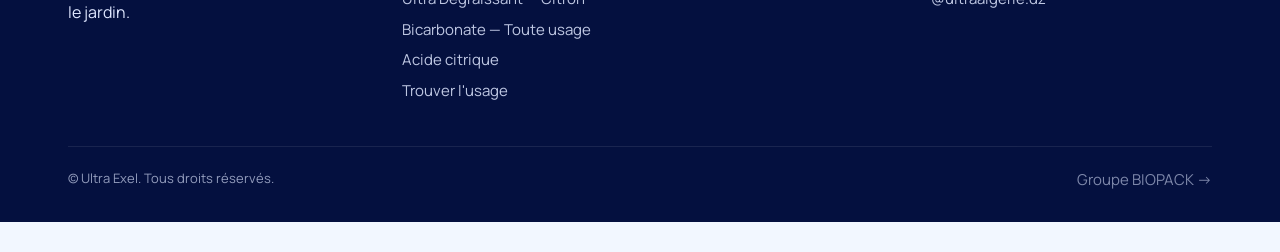
<file: ultra/produit.html>
<!DOCTYPE html>
<html lang="fr"><head><meta charset="utf-8"><meta name="viewport" content="width=device-width, initial-scale=1, viewport-fit=cover"><link rel="preconnect" href="https://fonts.googleapis.com"><link rel="preconnect" href="https://fonts.gstatic.com" crossorigin><link href="https://fonts.googleapis.com/css2?family=Unbounded:wght@500;700;900&family=Manrope:wght@400;600;800&family=Cairo:wght@400;600;800;900&display=swap" rel="stylesheet"><link rel="stylesheet" href="style.css"><link rel="icon" href="logo.png">
<title>Fiche produit — Ultra Exel</title>
<meta name="description" content="Fiche technique détaillée d'un produit Ultra Exel.">
<meta name="robots" content="noindex, nofollow"><!--wm-demo--></head><body>
<div id="hdr"></div>
<main id="app"></main>
<div id="ftr"></div>
<script src="data.js"></script><script src="app.js"></script>
<script>
const p=PRODUCTS[new URLSearchParams(location.search).get('p')]||PRODUCTS.degraissant;
const i=ORDER.indexOf(p.slug),other=PRODUCTS[ORDER[(i+1)%ORDER.length]];
document.title=p.name+' — Fiche technique — Ultra Exel';
const alim=(p.slug==='bicarbonate'||p.slug==='acide');
const specs=[
 ['Produit','المنتج',p.name,p.ar],['Marque','العلامة','Ultra Exel — groupe BIOPACK','ألترا إكسل — مجموعة بيوباك'],
 ['Catégorie','الفئة',p.tag,p.tagAr],
 ['Points forts','نقاط القوة',p.areas.map(a=>a[0]).join(', '),p.areas.map(a=>a[1]).join('، ')],
 ['Contenance','المحتوى',p.fmt,p.fmt==='650 ml'?'650 مل':'حسب الطلب'],
 ['Qualité','الجودة',alim?'Qualité alimentaire (mention sur l\'emballage)':'Usage domestique',alim?'جودة غذائية (مدوّنة على العبوة)':'استعمال منزلي'],
 ['Composition, pH','التركيب والحموضة','Détaillés dans la fiche PDF complète','مفصّلة في الفيش الكامل PDF'],
 ['Conservation','التخزين','À l\'abri de la chaleur et de l\'humidité, emballage bien fermé','بعيدا عن الحرارة والرطوبة والعبوة مغلقة جيدا'],
 ['Fabricant','الصانع','BIOPACK Industries — Birkhadem, Alger','بيوباك للصناعات — بئر خادم، الجزائر']
];
document.getElementById('app').innerHTML=`
<section class="pstage" style="--pc:${p.accent}"><div class="bubbles" data-n="14"></div><canvas class="bcanvas"></canvas>
 <div class="wrap pgrid">
  <div class="pinfo">
   <nav class="crumb"><a href="index.html" data-ar="الرئيسية">Accueil</a> / <a href="index.html#gamme" data-ar="المنتجات">Produits</a> / <b data-ar="${A(p.ar)}">${p.name}</b></nav>
   <span class="tag" data-ar="${A(p.tagAr)}">${p.tag}</span>
   <h1 data-ar="${A(p.ar)}">${p.name}</h1>
   <p class="lead" data-ar="${A(p.descAr)}">${p.desc}</p>
   <div class="facts">${p.areas.map(a=>'<span data-ar="'+A(a[1])+'">'+a[2]+' '+a[0]+'</span>').join('')}</div>
   ${p.sizes?'<div class="vrow" style="margin-top:18px"><small style="font-weight:800;opacity:.8" data-ar="اختاروا الحجم">Choisissez le format</small><div class="chips" id="szs" style="margin-top:10px">'+p.sizes.map((s,k)=>'<button class="chip'+(k===p.sizes.length-1&&p.slug==='orange'?' on':'')+'" data-i="'+k+'" style="color:#fff;border-color:#fff">'+s[0]+'</button>').join('')+'</div></div>':''}
   <div class="pcta"><a class="pill gold" href="index.html?p=${p.slug}#contact" data-ar="اطلبوا السعر">Demander un tarif</a>
   <a class="pill" style="background:#ffd400;color:#04103f" href="../pdf/ultra-${p.slug}.pdf" download>⬇ <span data-ar="حمّلوا الفيش (PDF)">Télécharger la fiche (PDF)</span></a><a class="pill ghost" href="../pdf/catalogue-ultra.pdf" download>⬇ <span data-ar="كتالوج ألترا">Catalogue Ultra</span></a></div>
  </div>
  <div class="pview">${pimg(p)}</div>
 </div>
</section>
<section style="padding-top:clamp(40px,6vw,80px)"><div class="wrap">
 <div class="tabs noprint" id="tabs">
  <button class="on" data-t="d">${IC.doc}<span data-ar="الوصف">Description</span></button>
  <button data-t="u"><span data-ar="طريقة الاستعمال">Utilisation</span></button>
  <button data-t="c">${IC.warn}<span data-ar="احتياطات">Précautions</span></button>
  <button data-t="s"><span data-ar="الفيش التقني">Fiche technique</span></button>
 </div>
 <div class="panel on" id="p-d"><p class="txt" data-ar="${A(p.descAr)}">${p.desc}</p></div>
 <div class="panel" id="p-u">${p.uses.map((u,k)=>'<div class="ustep"><i>'+(k+1)+'</i><p data-ar="'+A(u[1])+'">'+u[0]+'</p></div>').join('')}</div>
 <div class="panel" id="p-c">${p.cautions.map(c=>'<div class="warn">'+IC.warn+'<span data-ar="'+A(c[1])+'">'+c[0]+'</span></div>').join('')}</div>
 <div class="panel" id="p-s"><table class="spec">${specs.map(s=>'<tr><td data-ar="'+A(s[1])+'">'+s[0]+'</td><td data-ar="'+A(s[3])+'">'+s[2]+'</td></tr>').join('')}</table>
  <div class="pcta noprint" style="margin-top:24px"><a class="pill" style="background:#ffd400;color:#04103f" href="../pdf/ultra-${p.slug}.pdf" download>⬇ <span data-ar="حمّلوا الفيش (PDF)">Télécharger la fiche (PDF)</span></a><button class="pill ghost" style="color:var(--navy)" onclick="window.print()">${IC.print}<span data-ar="اطبعوا">Imprimer</span></button><a class="pill ghost" style="color:var(--navy)" href="index.html?p=${p.slug}#contact" data-ar="اطلبوا الفيش الكامل">Demander la fiche complète</a></div></div>
 <div class="pn noprint"><a href="produit.html?p=${other.slug}"><small data-ar="اكتشفوا أيضا">À découvrir aussi</small><b data-ar="${A(other.ar)}">${other.name}</b></a>
  <a href="revendeurs.html"><small data-ar="أنتم موزّعون؟">Vous êtes revendeur ?</small><b data-ar="فضاء الموزّعين">Espace revendeurs</b></a></div>
</div></section>`;
if(p.sizes){const pv=document.querySelector('.pview img');document.querySelectorAll('#szs button').forEach(b=>b.onclick=()=>{document.querySelectorAll('#szs button').forEach(x=>x.classList.remove('on'));b.classList.add('on');const s=p.sizes[b.dataset.i];if(pv)pv.src=s[1];const c=document.querySelectorAll('table.spec tr')[4];if(c){const t=c.children[1];t.dataset.fr=s[0];t.dataset.ar=s[0];t.textContent=s[0]}});
 const last=document.querySelector('#szs button:last-child');const first=document.querySelector('#szs button');(p.slug==='orange'?last:last).classList.add('on')}
document.querySelectorAll('#tabs button').forEach(b=>b.onclick=()=>{
 document.querySelectorAll('#tabs button').forEach(x=>x.classList.remove('on'));b.classList.add('on');
 document.querySelectorAll('.panel').forEach(x=>x.classList.remove('on'));document.getElementById('p-'+b.dataset.t).classList.add('on')});
document.addEventListener('langchange',()=>{document.title=L(p.name,p.ar)+' — '+L('Fiche technique','الفيش التقني')+' — Ultra Exel'});
App.refresh();
</script><div id="wm-demo" role="note" style="position:fixed;left:0;right:0;bottom:0;z-index:2147483000;background:rgba(10,14,30,.92);color:#fff;font:600 12px/1.3 system-ui,-apple-system,Segoe UI,Roboto,sans-serif;text-align:center;padding:7px 12px calc(7px + env(safe-area-inset-bottom,0px));letter-spacing:.01em">Maquette de démonstration réalisée par <a href="https://webminds.dz" style="color:#ffcf5a;text-decoration:underline" target="_blank" rel="noopener">Webminds</a> · Proposition non officielle, aucun formulaire n'est enregistré</div>
<script>(function(){function f(){var b=document.getElementById('wm-demo');if(!b)return;var h=b.offsetHeight;document.body.style.paddingBottom=(parseFloat(getComputedStyle(document.body).paddingBottom)||0)+h+'px';document.querySelectorAll('body *').forEach(function(e){if(e===b||b.contains(e))return;var s=getComputedStyle(e);if(s.position!=='fixed')return;var bt=parseFloat(s.bottom);if(!isNaN(bt)&&bt<120&&s.bottom!=='auto'&&e.offsetHeight<window.innerHeight*.6){e.style.bottom=(bt+h)+'px'}})}if(document.readyState==='complete')f();else addEventListener('load',f)})();</script><!--wm-demo--><script data-wml>(function(){if(window.__wmL)return;window.__wmL=1;
var C={"p": "Ultra", "mail": null, "wa": "213797372452", "v": [["/", "Version corporate", "Claire et rassurante"]]};
function ready(f){document.readyState==='loading'?document.addEventListener('DOMContentLoaded',f):f()}
ready(function(){
var css='.wmL-b{position:fixed;right:14px;bottom:calc(56px + env(safe-area-inset-bottom));z-index:2147483000;border:0;border-radius:999px;background:#1C2452;color:#fff;font:700 13px/1 system-ui,-apple-system,Segoe UI,Roboto,sans-serif;padding:11px 15px;box-shadow:0 6px 22px rgba(20,30,60,.35);cursor:pointer;display:flex;align-items:center;gap:7px}'
+'@media(max-width:520px){.wmL-b{bottom:calc(112px + env(safe-area-inset-bottom));font-size:12.5px;padding:10px 13px}}'
+'.wmL-m{position:fixed;inset:0;z-index:2147483001;background:rgba(10,14,25,.55);display:none;align-items:flex-end;justify-content:center;font-family:system-ui,-apple-system,Segoe UI,Roboto,sans-serif}.wmL-m.on{display:flex}@media(min-width:700px){.wmL-m{align-items:center;padding:20px}}'
+'.wmL-x{box-sizing:border-box;position:relative;background:#fff;color:#1C2452;width:100%;max-width:470px;max-height:92vh;overflow:auto;border-radius:22px 22px 0 0;padding:24px 22px calc(22px + env(safe-area-inset-bottom));text-align:left}@media(min-width:700px){.wmL-x{border-radius:22px}}'
+'.wmL-x *{box-sizing:border-box}.wmL-c{position:absolute;top:12px;right:12px;width:36px;height:36px;border:0;border-radius:50%;background:#F0F2F1;font-size:16px;cursor:pointer;color:#1C2452}'
+'.wmL-x h3{font:800 26px/1.1 system-ui,-apple-system,sans-serif;margin:4px 40px 10px 0;color:inherit}.wmL-x p{margin:0 0 14px;line-height:1.5;font-size:14.5px;opacity:.85}'
+'.wmL-o{background:linear-gradient(115deg,#1C2452,#2E4B9A);color:#fff}.wmL-o .wmL-c{background:rgba(255,255,255,.2);color:#fff}.wmL-big{font:900 54px/.95 system-ui,-apple-system,sans-serif;letter-spacing:-.02em;margin:6px 0 2px}.wmL-big small{display:block;font-size:19px;font-weight:700;letter-spacing:0;margin-top:6px}'
+'.wmL-tag{display:inline-block;background:#F5B841;color:#1C2452;font:800 11px system-ui,sans-serif;letter-spacing:.08em;border-radius:999px;padding:5px 10px}'
+'.wmL-btn{display:flex;align-items:center;justify-content:center;width:100%;border:0;border-radius:14px;padding:14px;font:800 15px system-ui,-apple-system,sans-serif;cursor:pointer;margin-top:8px}.wmL-w{background:#fff;color:#1C2452}.wmL-g{background:#1FAF55;color:#fff}.wmL-n{background:#1C2452;color:#fff}.wmL-l{background:transparent;color:inherit;font-weight:600;font-size:13.5px;padding:10px}'
+'.wmL-s{font:700 11.5px system-ui,sans-serif;text-transform:uppercase;letter-spacing:.06em;opacity:.6;margin:12px 0 8px}.wmL-ch{display:grid;gap:8px}.wmL-ch label{display:flex;align-items:center;gap:10px;border:1.5px solid #E2E6E3;border-radius:12px;padding:11px 12px;cursor:pointer;font-size:14px;font-weight:600}.wmL-ch label small{display:block;font-weight:500;opacity:.65;font-size:12px}.wmL-ch input{width:18px;height:18px;flex:none;accent-color:#1FAF55}'
+'.wmL-f{display:grid;gap:8px;margin:12px 0 6px}.wmL-f input{border:1.5px solid #E2E6E3;border-radius:12px;padding:12px;font:500 16px system-ui,sans-serif;color:#1C2452;background:#fff;-webkit-user-select:text!important;user-select:text!important;width:100%}'
+'.wmL-ok{text-align:center}.wmL-ok i{display:grid;place-items:center;width:64px;height:64px;margin:6px auto 12px;border-radius:50%;background:#E8F7EE;color:#1FAF55;font-style:normal;font-size:30px}';
var st=document.createElement('style');st.textContent=css;document.head.appendChild(st);
function ss(k,v){try{if(v===undefined)return sessionStorage.getItem(k);sessionStorage.setItem(k,v)}catch(e){}}
var p=location.pathname,cur=0;C.v.forEach(function(v,i){if(v[0]!=='/'&&p.indexOf(v[0])===0)cur=i});
var off=document.createElement('div');off.className='wmL-m';off.innerHTML='<div class="wmL-x wmL-o" role="dialog" aria-modal="true"><button class="wmL-c" type="button" aria-label="Fermer">✕</button><span class="wmL-tag">OFFERT</span><div class="wmL-big">1 mois<small>de gestion de vos réseaux sociaux</small></div><p style="margin-top:12px">Pour la création de votre site, Webminds gère gratuitement vos pages Facebook et Instagram pendant le premier mois : visuels, publications et réponses aux messages.</p><button class="wmL-btn wmL-w" type="button" data-i>Ça m’intéresse</button><button class="wmL-btn wmL-l" type="button" data-c>Continuer la visite</button></div>';
var ch='';C.v.forEach(function(v,i){ch+='<label><input type="radio" name="wmLv" value="'+v[1]+'"'+(i===cur?' checked':'')+'><span>'+v[1]+(v[2]?'<small>'+v[2]+'</small>':'')+'</span></label>'});
var it=document.createElement('div');it.className='wmL-m';it.innerHTML='<div class="wmL-x" role="dialog" aria-modal="true"><button class="wmL-c" type="button" aria-label="Fermer">✕</button><div data-s1><h3>Cette maquette vous plaît ?</h3><p>Choisissez la version qui vous intéresse : Webminds vous recontacte pour vous la présenter.</p>'+(C.v.length>1?'<div class="wmL-s">La version préférée</div><div class="wmL-ch">'+ch+'</div>':'')+'<div class="wmL-s">En plus</div><div class="wmL-ch"><label><input type="checkbox" value="Gestion des réseaux sociaux (1 mois offert)"><span>Réseaux sociaux<small>1 mois de gestion offert avec le site</small></span></label></div><div class="wmL-f"><input name="n" placeholder="Votre nom" autocomplete="name"><input name="t" type="tel" inputmode="tel" placeholder="Votre téléphone (facultatif)" autocomplete="tel"></div><button class="wmL-btn wmL-g" type="button" data-w>Envoyer sur WhatsApp</button>'+(C.mail?'<button class="wmL-btn wmL-l" type="button" data-e>Envoyer par e-mail</button>':'')+'</div><div class="wmL-ok" data-s2 hidden><i>✓</i><h3 style="margin:0 0 8px">Merci !</h3><p>Votre choix a bien été transmis à Webminds. Nous vous recontactons très vite.</p><button class="wmL-btn wmL-n" type="button" data-c>Continuer la visite</button></div></div>';
document.body.appendChild(off);document.body.appendChild(it);
var b=document.createElement('button');b.type='button';b.className='wmL-b';b.innerHTML='<b style="font-size:15px">♥</b>Ça m’intéresse';document.body.appendChild(b);
function op(m){off.classList.remove('on');it.classList.remove('on');m.classList.add('on')}
[off,it].forEach(function(m){m.addEventListener('click',function(e){if(e.target===m||e.target.closest('.wmL-c')||e.target.closest('[data-c]'))m.classList.remove('on')})});
b.onclick=function(){op(it)};off.querySelector('[data-i]').onclick=function(){op(it)};
function msg(){var v=(it.querySelector('input[name=wmLv]:checked')||{}).value||C.v[cur][1],x=[].map.call(it.querySelectorAll('input[type=checkbox]:checked'),function(c){return c.value}),n=it.querySelector('[name=n]').value.trim(),t=it.querySelector('[name=t]').value.trim();
 return{v:v,x:x,n:n,t:t,txt:'Bonjour Webminds, la maquette '+C.p+' m’intéresse.\nVersion préférée : '+v+(x.length?'\nEn plus : '+x.join(', '):'')+(n?'\nNom : '+n:'')+(t?'\nTéléphone : '+t:'')+'\nLien : '+location.origin+C.v[cur][0]}}
function mail(m){if(!C.mail)return;try{fetch('https://formsubmit.co/ajax/'+C.mail,{method:'POST',keepalive:true,headers:{'Content-Type':'application/json','Accept':'application/json'},body:JSON.stringify({_subject:'Maquette '+C.p+' : intéressé ('+m.v+')',Prospect:C.p,Version:m.v,Options:m.x.join(', ')||'-',Nom:m.n||'-',Telephone:m.t||'-',Lien:location.origin+C.v[cur][0],_template:'table',_captcha:'false'})}).catch(function(){})}catch(e){}}
function done(){it.querySelector('[data-s1]').hidden=true;it.querySelector('[data-s2]').hidden=false;ss('wmL-sent','1')}
it.querySelector('[data-w]').onclick=function(){var m=msg();mail(m);done();location.href='https://wa.me/'+C.wa+'?text='+encodeURIComponent(m.txt)};
var e=it.querySelector('[data-e]');if(e)e.onclick=function(){mail(msg());done()};
var sh=ss('wmL-off');addEventListener('scroll',function(){var r=(scrollY+innerHeight)/document.documentElement.scrollHeight;
 if(!sh&&scrollY>500&&r>.3){sh=1;ss('wmL-off','1');op(off)}
 if(!ss('wmL-it')&&!ss('wmL-sent')&&sh&&r>.92&&!off.classList.contains('on')){ss('wmL-it','1');op(it)}},{passive:true});
});})();
</script></body></html>
</file>
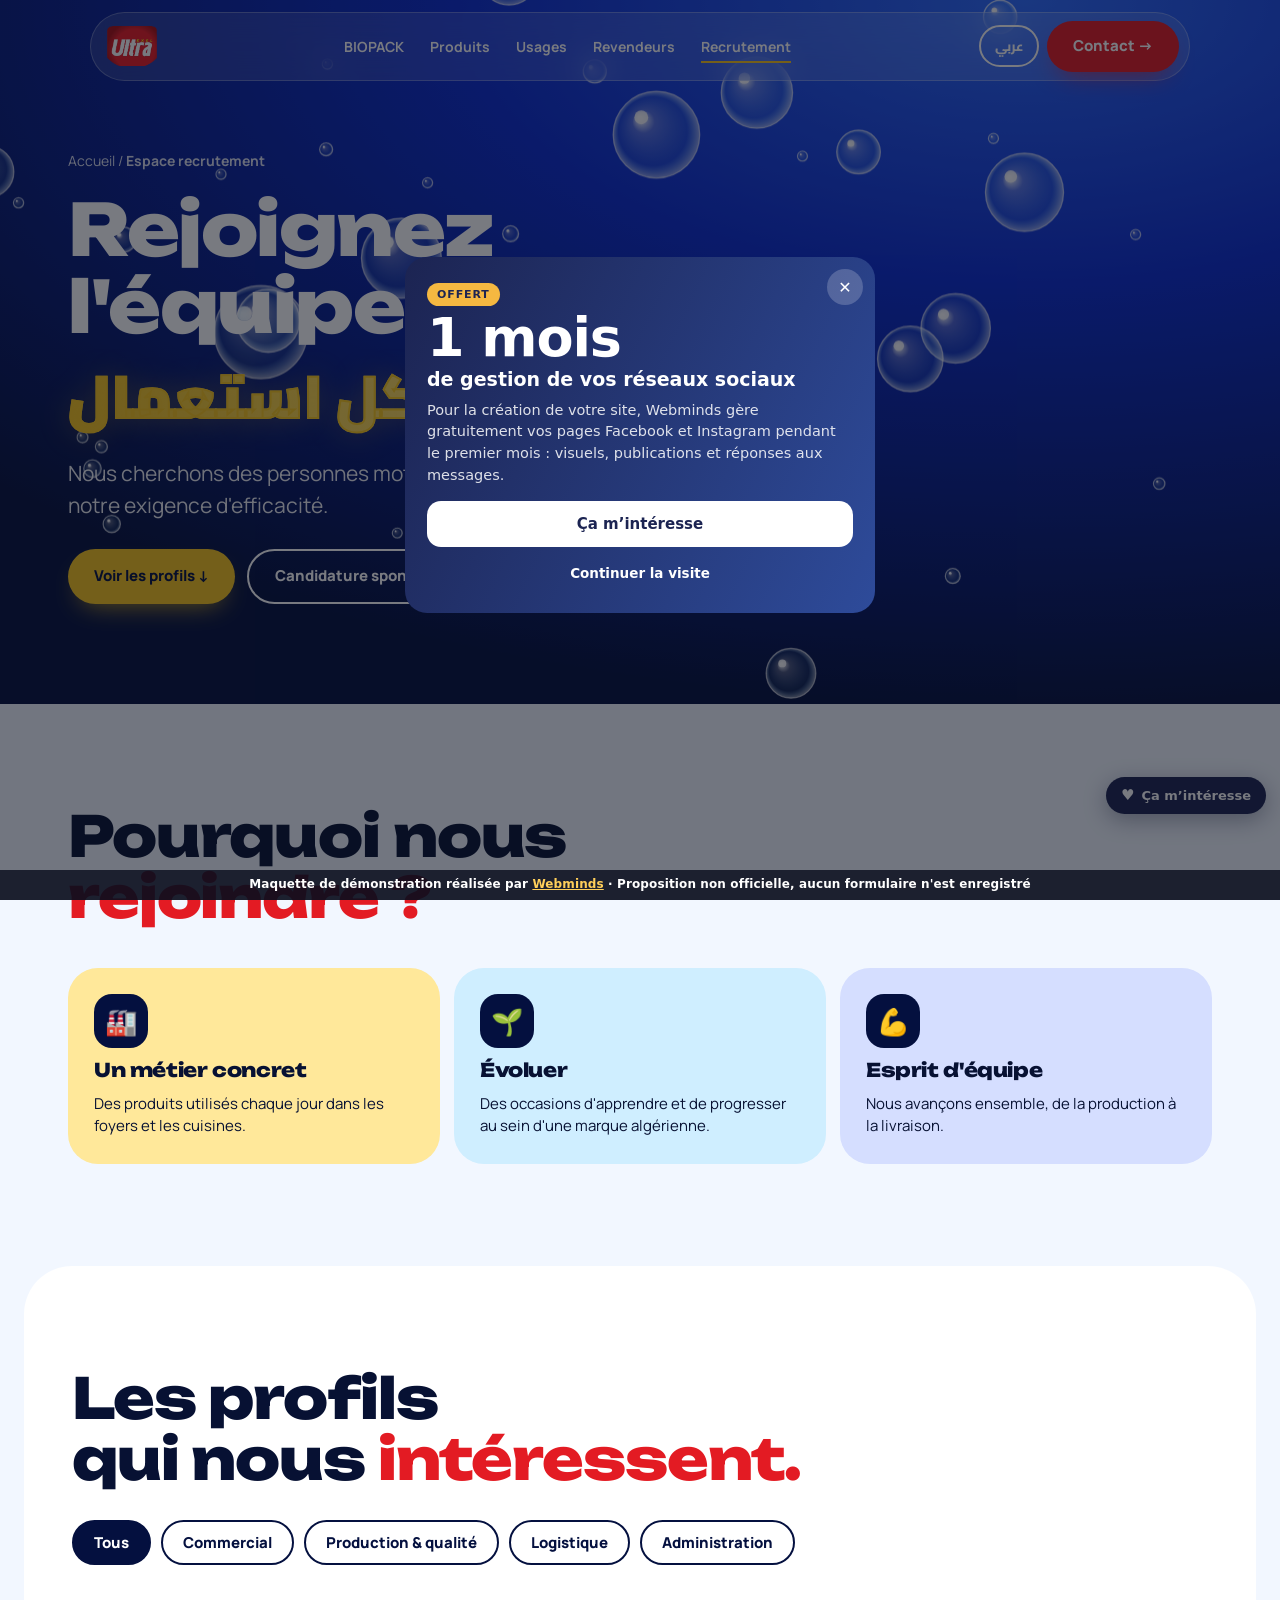
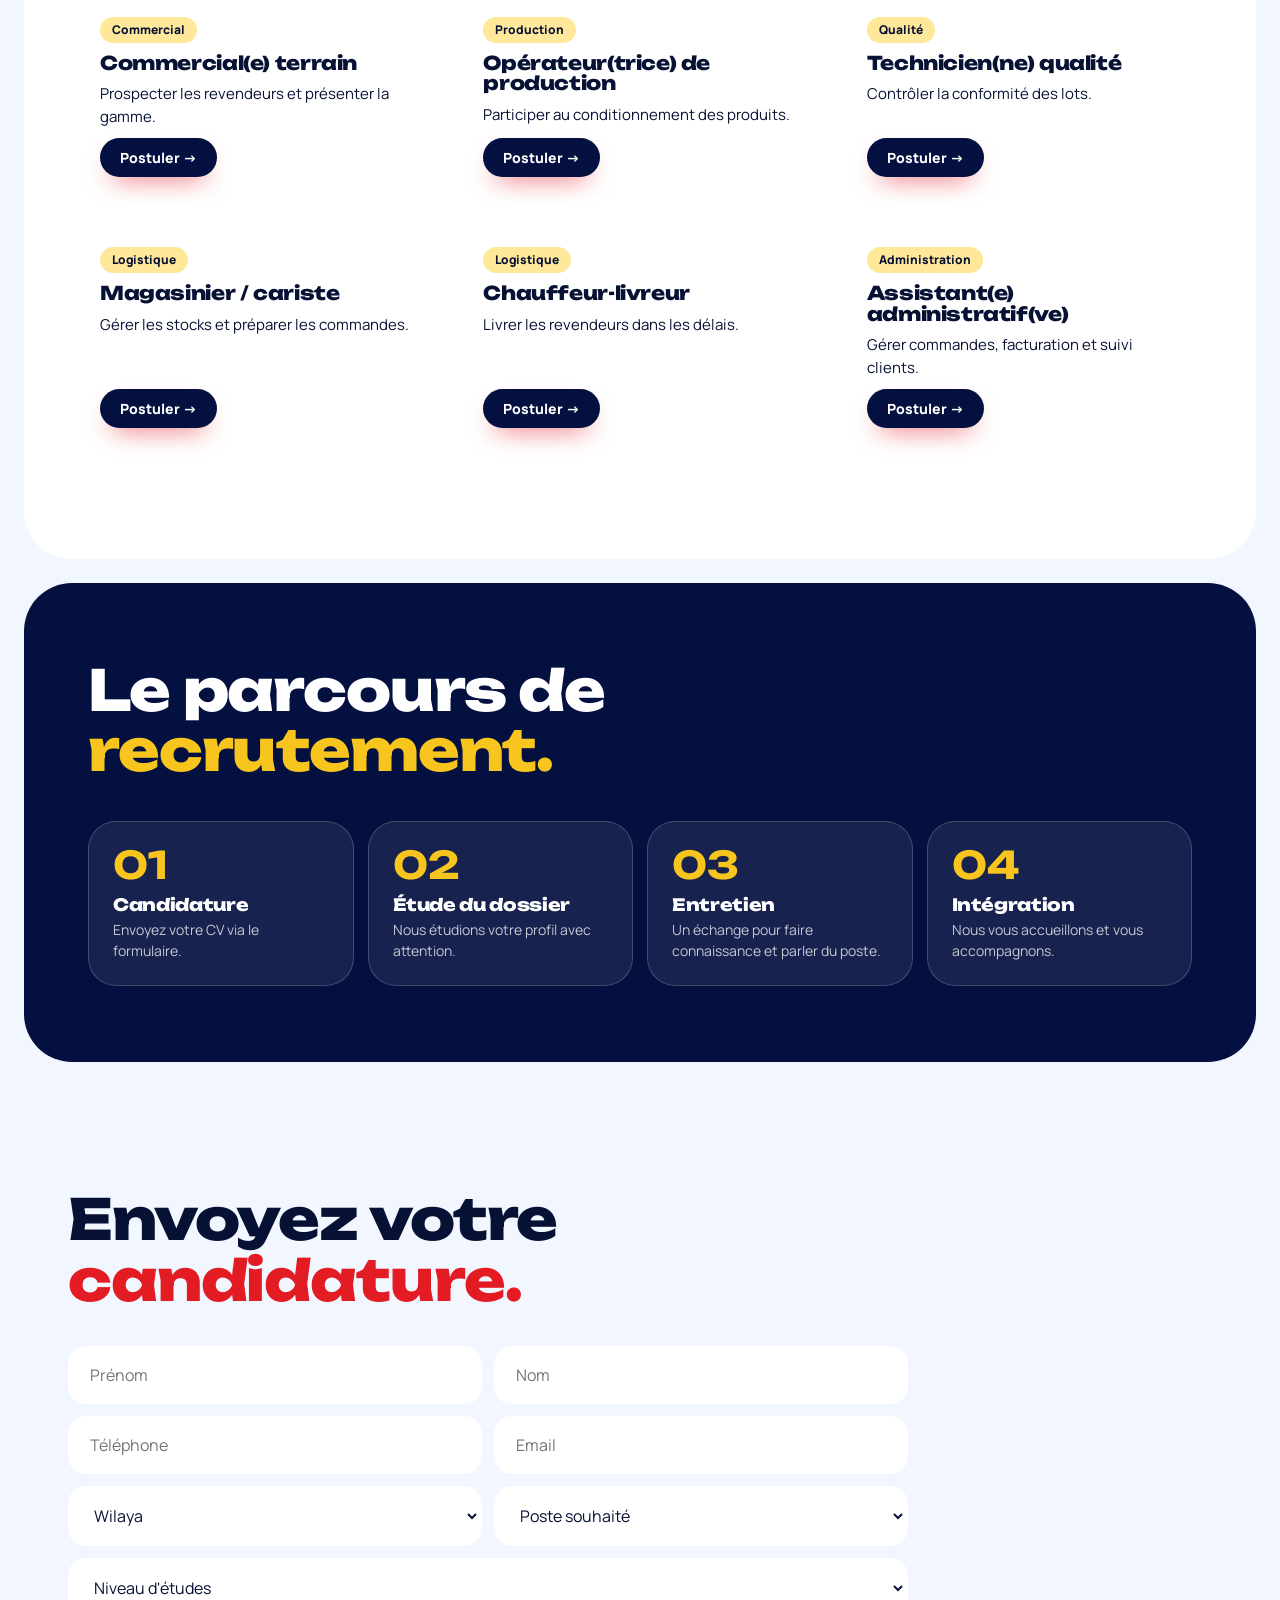
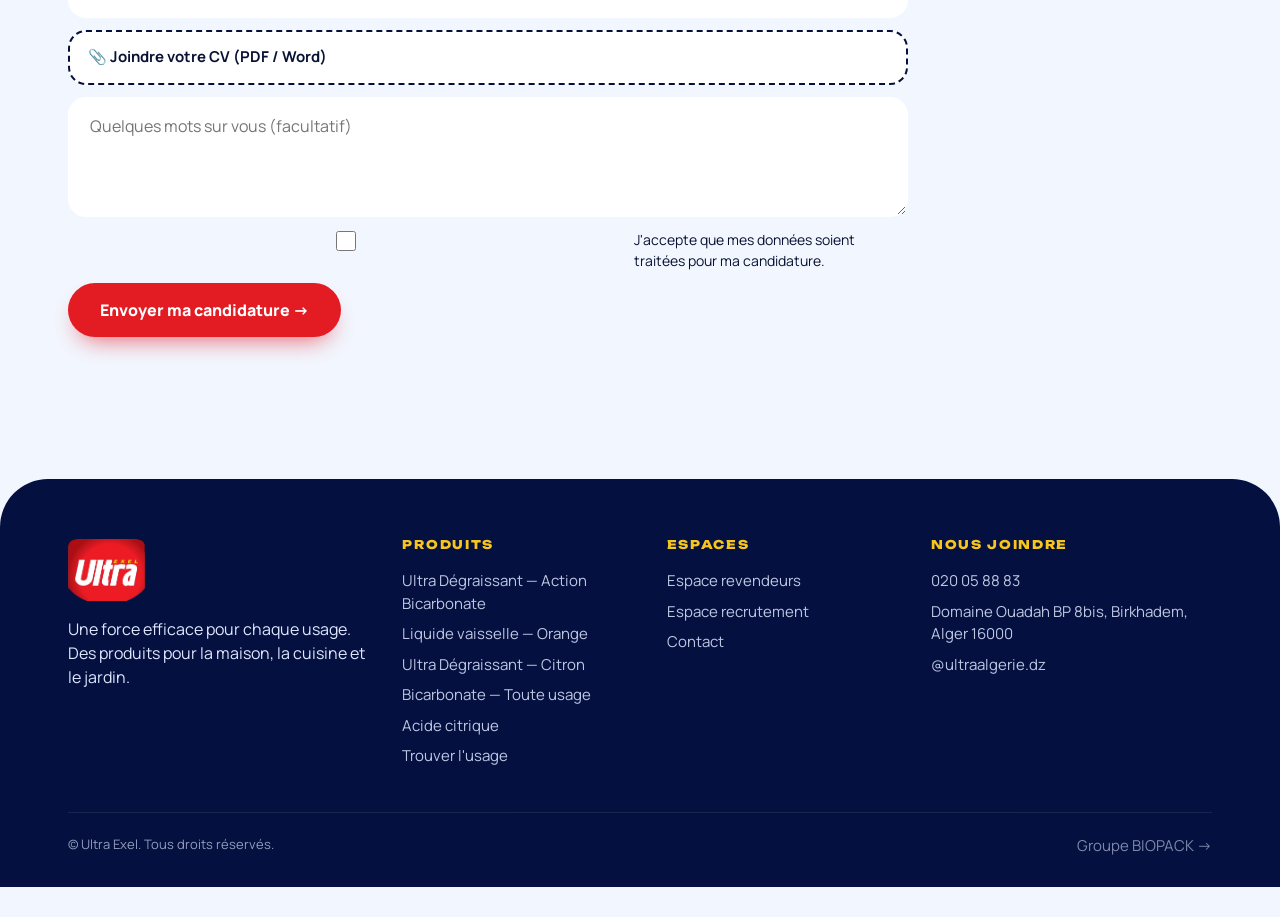
<file: ultra/recrutement.html>
<!DOCTYPE html>
<html lang="fr"><head><meta charset="utf-8"><meta name="viewport" content="width=device-width, initial-scale=1, viewport-fit=cover"><link rel="preconnect" href="https://fonts.googleapis.com"><link rel="preconnect" href="https://fonts.gstatic.com" crossorigin><link href="https://fonts.googleapis.com/css2?family=Unbounded:wght@500;700;900&family=Manrope:wght@400;600;800&family=Cairo:wght@400;600;800;900&display=swap" rel="stylesheet"><link rel="stylesheet" href="style.css"><link rel="icon" href="logo.png">
<title data-ar="التوظيف — ألترا إكسل">Recrutement — Ultra Exel</title>
<meta name="description" content="Rejoignez l'équipe Ultra Exel : profils recherchés et candidature en ligne.">
<meta name="robots" content="noindex, nofollow"><!--wm-demo--></head><body>
<div id="hdr"></div>
<main>
<section class="phero"><div class="bubbles" data-n="16"></div><canvas class="bcanvas"></canvas><div class="wrap">
 <nav class="crumb"><a href="index.html" data-ar="الرئيسية">Accueil</a> / <b data-ar="فضاء التوظيف">Espace recrutement</b></nav>
 <h1 data-ar="انضمّوا إلى <em>فريق ألترا.</em>">Rejoignez<br>l'équipe <em>Ultra.</em></h1>
 <div class="slogan">قوة فعّالة لكل استعمال</div>
 <p class="lead" data-ar="نبحث عن أشخاص شغوفين يشاركوننا قوة الفعالية.">Nous cherchons des personnes motivées qui partagent notre exigence d'efficacité.</p>
 <div class="acts"><a class="pill gold" href="#profils" data-ar="اكتشفوا الملفات ↓">Voir les profils ↓</a><a class="pill ghost" href="#candidature" data-ar="ترشّح تلقائي">Candidature spontanée</a></div>
</div></section>

<section><div class="wrap">
 <h2 class="rv" data-ar="لماذا <em>نحن؟</em>">Pourquoi nous<br><em>rejoindre ?</em></h2>
 <div class="cards3">
  <div class="cc rv" style="--bg:var(--sun)"><div class="ico">🏭</div><h3 data-ar="مهنة ملموسة">Un métier concret</h3><p data-ar="منتجات يستعملها الناس كل يوم في بيوتهم ومطابخهم.">Des produits utilisés chaque jour dans les foyers et les cuisines.</p></div>
  <div class="cc rv" style="--bg:var(--mint)"><div class="ico">🌱</div><h3 data-ar="تعلّم وتطوّر">Évoluer</h3><p data-ar="فرص للتعلّم والتطور داخل مؤسسة جزائرية.">Des occasions d'apprendre et de progresser au sein d'une marque algérienne.</p></div>
  <div class="cc rv" style="--bg:var(--lav)"><div class="ico">💪</div><h3 data-ar="روح الفريق">Esprit d'équipe</h3><p data-ar="نعمل معا من الإنتاج إلى التسليم.">Nous avançons ensemble, de la production à la livraison.</p></div>
 </div>
</div></section>

<section id="profils" style="background:#fff;border-radius:48px;margin-inline:clamp(10px,2vw,24px)"><div class="wrap">
 <h2 class="rv" data-ar="الملفات <em>التي تهمّنا.</em>">Les profils<br>qui nous <em>intéressent.</em></h2>
 <div class="chips" id="jf">
  <button class="chip on" data-f="all" data-ar="الكل">Tous</button><button class="chip" data-f="commercial" data-ar="تجاري">Commercial</button><button class="chip" data-f="production" data-ar="إنتاج وجودة">Production &amp; qualité</button><button class="chip" data-f="logistique" data-ar="لوجستيك">Logistique</button><button class="chip" data-f="admin" data-ar="إدارة">Administration</button>
 </div>
 <div class="jobs" id="jobs">
<div class="job rv" data-c="commercial"><span class="cat" data-ar="تجاري">Commercial</span><h3 data-ar="مندوب/ة تجاري/ة ميداني">Commercial(e) terrain</h3><p data-ar="البحث عن الموزّعين وعرض التشكيلة.">Prospecter les revendeurs et présenter la gamme.</p><button class="pill dark" data-job="Commercial(e) terrain" data-ar="ترشّحوا ←">Postuler →</button></div>
<div class="job rv" data-c="production"><span class="cat" data-ar="إنتاج">Production</span><h3 data-ar="عامل/ة إنتاج">Opérateur(trice) de production</h3><p data-ar="المشاركة في تعبئة المنتجات.">Participer au conditionnement des produits.</p><button class="pill dark" data-job="Opérateur(trice) de production" data-ar="ترشّحوا ←">Postuler →</button></div>
<div class="job rv" data-c="production"><span class="cat" data-ar="جودة">Qualité</span><h3 data-ar="تقني/ة جودة">Technicien(ne) qualité</h3><p data-ar="مراقبة مطابقة الحصص.">Contrôler la conformité des lots.</p><button class="pill dark" data-job="Technicien(ne) qualité" data-ar="ترشّحوا ←">Postuler →</button></div>
<div class="job rv" data-c="logistique"><span class="cat" data-ar="لوجستيك">Logistique</span><h3 data-ar="أمين مخزن / سائق رافعة">Magasinier / cariste</h3><p data-ar="تسيير المخزون وتحضير الطلبيات.">Gérer les stocks et préparer les commandes.</p><button class="pill dark" data-job="Magasinier / cariste" data-ar="ترشّحوا ←">Postuler →</button></div>
<div class="job rv" data-c="logistique"><span class="cat" data-ar="لوجستيك">Logistique</span><h3 data-ar="سائق موزّع">Chauffeur-livreur</h3><p data-ar="تسليم الطلبيات للموزّعين في آجالها.">Livrer les revendeurs dans les délais.</p><button class="pill dark" data-job="Chauffeur-livreur" data-ar="ترشّحوا ←">Postuler →</button></div>
<div class="job rv" data-c="admin"><span class="cat" data-ar="إدارة">Administration</span><h3 data-ar="مساعد/ة إداري/ة">Assistant(e) administratif(ve)</h3><p data-ar="تسيير الطلبيات والفوترة ومتابعة الزبائن.">Gérer commandes, facturation et suivi clients.</p><button class="pill dark" data-job="Assistant(e) administratif(ve)" data-ar="ترشّحوا ←">Postuler →</button></div>
 </div>
</div></section>

<section style="padding-block:24px"><div class="lightform" style="margin:0 clamp(10px,2vw,24px)"><div class="wrap" style="padding:0">
 <h2 class="rv" data-ar="مسار <em>التوظيف.</em>">Le parcours de<br><em>recrutement.</em></h2>
 <div class="tl">
  <div class="rv"><b>01</b><h4 data-ar="الترشّح">Candidature</h4><p data-ar="أرسلوا سيرتكم الذاتية عبر الاستمارة.">Envoyez votre CV via le formulaire.</p></div>
  <div class="rv"><b>02</b><h4 data-ar="دراسة الملف">Étude du dossier</h4><p data-ar="نقرأ ملفكم بعناية.">Nous étudions votre profil avec attention.</p></div>
  <div class="rv"><b>03</b><h4 data-ar="المقابلة">Entretien</h4><p data-ar="لقاء للتعارف ومناقشة المنصب.">Un échange pour faire connaissance et parler du poste.</p></div>
  <div class="rv"><b>04</b><h4 data-ar="الاندماج">Intégration</h4><p data-ar="نرحّب بكم ونرافقكم.">Nous vous accueillons et vous accompagnons.</p></div>
 </div></div></div></section>

<section id="candidature"><div class="wrap">
 <h2 class="rv" data-ar="أرسلوا <em>ترشّحكم.</em>">Envoyez votre<br><em>candidature.</em></h2>
 <form class="f" id="cf" style="margin-top:36px;max-width:840px">
  <input placeholder="Prénom" data-ar-ph="الاسم" required><input placeholder="Nom" data-ar-ph="اللقب" required>
  <input type="tel" placeholder="Téléphone" data-ar-ph="الهاتف" required><input type="email" placeholder="Email" data-ar-ph="البريد الإلكتروني" required>
  <select id="wil" required><option value="" data-ar="الولاية">Wilaya</option></select>
  <select id="poste" required><option value="" data-ar="المنصب المرغوب">Poste souhaité</option></select>
  <select class="full"><option value="" data-ar="المستوى الدراسي">Niveau d'études</option><option data-ar="بدون شهادة">Sans diplôme</option><option data-ar="تكوين مهني / تقني سامي">Formation professionnelle / TS</option><option data-ar="ليسانس">Licence</option><option data-ar="ماستر / مهندس">Master / Ingénieur</option><option data-ar="دكتوراه">Doctorat</option></select>
  <label class="filebox full"><input type="file" id="cv" accept=".pdf,.doc,.docx"><span id="fn" data-ar="📎 أرفقوا سيرتكم الذاتية (PDF / Word)">📎 Joindre votre CV (PDF / Word)</span></label>
  <textarea class="full" placeholder="Quelques mots sur vous (facultatif)" data-ar-ph="بضع كلمات عنكم (اختياري)"></textarea>
  <label class="chk full"><input type="checkbox" required><span data-ar="أوافق على معالجة بياناتي لأغراض التوظيف.">J'accepte que mes données soient traitées pour ma candidature.</span></label>
  <button class="pill" type="submit" data-ar="إرسال الترشّح →">Envoyer ma candidature →</button>
 </form>
</div></section>
</main>
<div id="ftr"></div>
<script src="data.js"></script><script src="app.js"></script>
<script>
document.getElementById('wil').innerHTML+=wilayaOpts();
const ps=[...document.querySelectorAll('.job')].map(j=>{const h=j.querySelector('h3');return [h.dataset.fr||h.textContent,h.dataset.ar]});
document.getElementById('poste').innerHTML+=ps.map(t=>opt(t[0],t[1])).join('')+opt('Candidature spontanée','ترشّح تلقائي');
document.querySelectorAll('#jf button').forEach(b=>b.onclick=()=>{
 document.querySelectorAll('#jf button').forEach(x=>x.classList.remove('on'));b.classList.add('on');
 document.querySelectorAll('.job').forEach(j=>j.classList.toggle('hide',b.dataset.f!=='all'&&j.dataset.c!==b.dataset.f))});
document.querySelectorAll('[data-job]').forEach(b=>b.onclick=()=>{const s=document.getElementById('poste');[...s.options].forEach(o=>{if(o.dataset.fr===b.dataset.job||o.text===b.dataset.job)o.selected=true});document.getElementById('candidature').scrollIntoView({behavior:'smooth'})});
document.getElementById('cv').onchange=e=>{if(e.target.files[0])document.getElementById('fn').textContent='✅ '+e.target.files[0].name};
document.getElementById('cf').onsubmit=e=>{e.preventDefault();okForm(e.target,'Candidature envoyée. Merci !','تم إرسال ترشّحكم. شكرا!')};
App.refresh();
</script><div id="wm-demo" role="note" style="position:fixed;left:0;right:0;bottom:0;z-index:2147483000;background:rgba(10,14,30,.92);color:#fff;font:600 12px/1.3 system-ui,-apple-system,Segoe UI,Roboto,sans-serif;text-align:center;padding:7px 12px calc(7px + env(safe-area-inset-bottom,0px));letter-spacing:.01em">Maquette de démonstration réalisée par <a href="https://webminds.dz" style="color:#ffcf5a;text-decoration:underline" target="_blank" rel="noopener">Webminds</a> · Proposition non officielle, aucun formulaire n'est enregistré</div>
<script>(function(){function f(){var b=document.getElementById('wm-demo');if(!b)return;var h=b.offsetHeight;document.body.style.paddingBottom=(parseFloat(getComputedStyle(document.body).paddingBottom)||0)+h+'px';document.querySelectorAll('body *').forEach(function(e){if(e===b||b.contains(e))return;var s=getComputedStyle(e);if(s.position!=='fixed')return;var bt=parseFloat(s.bottom);if(!isNaN(bt)&&bt<120&&s.bottom!=='auto'&&e.offsetHeight<window.innerHeight*.6){e.style.bottom=(bt+h)+'px'}})}if(document.readyState==='complete')f();else addEventListener('load',f)})();</script><!--wm-demo--><script data-wml>(function(){if(window.__wmL)return;window.__wmL=1;
var C={"p": "Ultra", "mail": null, "wa": "213797372452", "v": [["/", "Version corporate", "Claire et rassurante"]]};
function ready(f){document.readyState==='loading'?document.addEventListener('DOMContentLoaded',f):f()}
ready(function(){
var css='.wmL-b{position:fixed;right:14px;bottom:calc(56px + env(safe-area-inset-bottom));z-index:2147483000;border:0;border-radius:999px;background:#1C2452;color:#fff;font:700 13px/1 system-ui,-apple-system,Segoe UI,Roboto,sans-serif;padding:11px 15px;box-shadow:0 6px 22px rgba(20,30,60,.35);cursor:pointer;display:flex;align-items:center;gap:7px}'
+'@media(max-width:520px){.wmL-b{bottom:calc(112px + env(safe-area-inset-bottom));font-size:12.5px;padding:10px 13px}}'
+'.wmL-m{position:fixed;inset:0;z-index:2147483001;background:rgba(10,14,25,.55);display:none;align-items:flex-end;justify-content:center;font-family:system-ui,-apple-system,Segoe UI,Roboto,sans-serif}.wmL-m.on{display:flex}@media(min-width:700px){.wmL-m{align-items:center;padding:20px}}'
+'.wmL-x{box-sizing:border-box;position:relative;background:#fff;color:#1C2452;width:100%;max-width:470px;max-height:92vh;overflow:auto;border-radius:22px 22px 0 0;padding:24px 22px calc(22px + env(safe-area-inset-bottom));text-align:left}@media(min-width:700px){.wmL-x{border-radius:22px}}'
+'.wmL-x *{box-sizing:border-box}.wmL-c{position:absolute;top:12px;right:12px;width:36px;height:36px;border:0;border-radius:50%;background:#F0F2F1;font-size:16px;cursor:pointer;color:#1C2452}'
+'.wmL-x h3{font:800 26px/1.1 system-ui,-apple-system,sans-serif;margin:4px 40px 10px 0;color:inherit}.wmL-x p{margin:0 0 14px;line-height:1.5;font-size:14.5px;opacity:.85}'
+'.wmL-o{background:linear-gradient(115deg,#1C2452,#2E4B9A);color:#fff}.wmL-o .wmL-c{background:rgba(255,255,255,.2);color:#fff}.wmL-big{font:900 54px/.95 system-ui,-apple-system,sans-serif;letter-spacing:-.02em;margin:6px 0 2px}.wmL-big small{display:block;font-size:19px;font-weight:700;letter-spacing:0;margin-top:6px}'
+'.wmL-tag{display:inline-block;background:#F5B841;color:#1C2452;font:800 11px system-ui,sans-serif;letter-spacing:.08em;border-radius:999px;padding:5px 10px}'
+'.wmL-btn{display:flex;align-items:center;justify-content:center;width:100%;border:0;border-radius:14px;padding:14px;font:800 15px system-ui,-apple-system,sans-serif;cursor:pointer;margin-top:8px}.wmL-w{background:#fff;color:#1C2452}.wmL-g{background:#1FAF55;color:#fff}.wmL-n{background:#1C2452;color:#fff}.wmL-l{background:transparent;color:inherit;font-weight:600;font-size:13.5px;padding:10px}'
+'.wmL-s{font:700 11.5px system-ui,sans-serif;text-transform:uppercase;letter-spacing:.06em;opacity:.6;margin:12px 0 8px}.wmL-ch{display:grid;gap:8px}.wmL-ch label{display:flex;align-items:center;gap:10px;border:1.5px solid #E2E6E3;border-radius:12px;padding:11px 12px;cursor:pointer;font-size:14px;font-weight:600}.wmL-ch label small{display:block;font-weight:500;opacity:.65;font-size:12px}.wmL-ch input{width:18px;height:18px;flex:none;accent-color:#1FAF55}'
+'.wmL-f{display:grid;gap:8px;margin:12px 0 6px}.wmL-f input{border:1.5px solid #E2E6E3;border-radius:12px;padding:12px;font:500 16px system-ui,sans-serif;color:#1C2452;background:#fff;-webkit-user-select:text!important;user-select:text!important;width:100%}'
+'.wmL-ok{text-align:center}.wmL-ok i{display:grid;place-items:center;width:64px;height:64px;margin:6px auto 12px;border-radius:50%;background:#E8F7EE;color:#1FAF55;font-style:normal;font-size:30px}';
var st=document.createElement('style');st.textContent=css;document.head.appendChild(st);
function ss(k,v){try{if(v===undefined)return sessionStorage.getItem(k);sessionStorage.setItem(k,v)}catch(e){}}
var p=location.pathname,cur=0;C.v.forEach(function(v,i){if(v[0]!=='/'&&p.indexOf(v[0])===0)cur=i});
var off=document.createElement('div');off.className='wmL-m';off.innerHTML='<div class="wmL-x wmL-o" role="dialog" aria-modal="true"><button class="wmL-c" type="button" aria-label="Fermer">✕</button><span class="wmL-tag">OFFERT</span><div class="wmL-big">1 mois<small>de gestion de vos réseaux sociaux</small></div><p style="margin-top:12px">Pour la création de votre site, Webminds gère gratuitement vos pages Facebook et Instagram pendant le premier mois : visuels, publications et réponses aux messages.</p><button class="wmL-btn wmL-w" type="button" data-i>Ça m’intéresse</button><button class="wmL-btn wmL-l" type="button" data-c>Continuer la visite</button></div>';
var ch='';C.v.forEach(function(v,i){ch+='<label><input type="radio" name="wmLv" value="'+v[1]+'"'+(i===cur?' checked':'')+'><span>'+v[1]+(v[2]?'<small>'+v[2]+'</small>':'')+'</span></label>'});
var it=document.createElement('div');it.className='wmL-m';it.innerHTML='<div class="wmL-x" role="dialog" aria-modal="true"><button class="wmL-c" type="button" aria-label="Fermer">✕</button><div data-s1><h3>Cette maquette vous plaît ?</h3><p>Choisissez la version qui vous intéresse : Webminds vous recontacte pour vous la présenter.</p>'+(C.v.length>1?'<div class="wmL-s">La version préférée</div><div class="wmL-ch">'+ch+'</div>':'')+'<div class="wmL-s">En plus</div><div class="wmL-ch"><label><input type="checkbox" value="Gestion des réseaux sociaux (1 mois offert)"><span>Réseaux sociaux<small>1 mois de gestion offert avec le site</small></span></label></div><div class="wmL-f"><input name="n" placeholder="Votre nom" autocomplete="name"><input name="t" type="tel" inputmode="tel" placeholder="Votre téléphone (facultatif)" autocomplete="tel"></div><button class="wmL-btn wmL-g" type="button" data-w>Envoyer sur WhatsApp</button>'+(C.mail?'<button class="wmL-btn wmL-l" type="button" data-e>Envoyer par e-mail</button>':'')+'</div><div class="wmL-ok" data-s2 hidden><i>✓</i><h3 style="margin:0 0 8px">Merci !</h3><p>Votre choix a bien été transmis à Webminds. Nous vous recontactons très vite.</p><button class="wmL-btn wmL-n" type="button" data-c>Continuer la visite</button></div></div>';
document.body.appendChild(off);document.body.appendChild(it);
var b=document.createElement('button');b.type='button';b.className='wmL-b';b.innerHTML='<b style="font-size:15px">♥</b>Ça m’intéresse';document.body.appendChild(b);
function op(m){off.classList.remove('on');it.classList.remove('on');m.classList.add('on')}
[off,it].forEach(function(m){m.addEventListener('click',function(e){if(e.target===m||e.target.closest('.wmL-c')||e.target.closest('[data-c]'))m.classList.remove('on')})});
b.onclick=function(){op(it)};off.querySelector('[data-i]').onclick=function(){op(it)};
function msg(){var v=(it.querySelector('input[name=wmLv]:checked')||{}).value||C.v[cur][1],x=[].map.call(it.querySelectorAll('input[type=checkbox]:checked'),function(c){return c.value}),n=it.querySelector('[name=n]').value.trim(),t=it.querySelector('[name=t]').value.trim();
 return{v:v,x:x,n:n,t:t,txt:'Bonjour Webminds, la maquette '+C.p+' m’intéresse.\nVersion préférée : '+v+(x.length?'\nEn plus : '+x.join(', '):'')+(n?'\nNom : '+n:'')+(t?'\nTéléphone : '+t:'')+'\nLien : '+location.origin+C.v[cur][0]}}
function mail(m){if(!C.mail)return;try{fetch('https://formsubmit.co/ajax/'+C.mail,{method:'POST',keepalive:true,headers:{'Content-Type':'application/json','Accept':'application/json'},body:JSON.stringify({_subject:'Maquette '+C.p+' : intéressé ('+m.v+')',Prospect:C.p,Version:m.v,Options:m.x.join(', ')||'-',Nom:m.n||'-',Telephone:m.t||'-',Lien:location.origin+C.v[cur][0],_template:'table',_captcha:'false'})}).catch(function(){})}catch(e){}}
function done(){it.querySelector('[data-s1]').hidden=true;it.querySelector('[data-s2]').hidden=false;ss('wmL-sent','1')}
it.querySelector('[data-w]').onclick=function(){var m=msg();mail(m);done();location.href='https://wa.me/'+C.wa+'?text='+encodeURIComponent(m.txt)};
var e=it.querySelector('[data-e]');if(e)e.onclick=function(){mail(msg());done()};
var sh=ss('wmL-off');addEventListener('scroll',function(){var r=(scrollY+innerHeight)/document.documentElement.scrollHeight;
 if(!sh&&scrollY>500&&r>.3){sh=1;ss('wmL-off','1');op(off)}
 if(!ss('wmL-it')&&!ss('wmL-sent')&&sh&&r>.92&&!off.classList.contains('on')){ss('wmL-it','1');op(it)}},{passive:true});
});})();
</script></body></html>
</file>
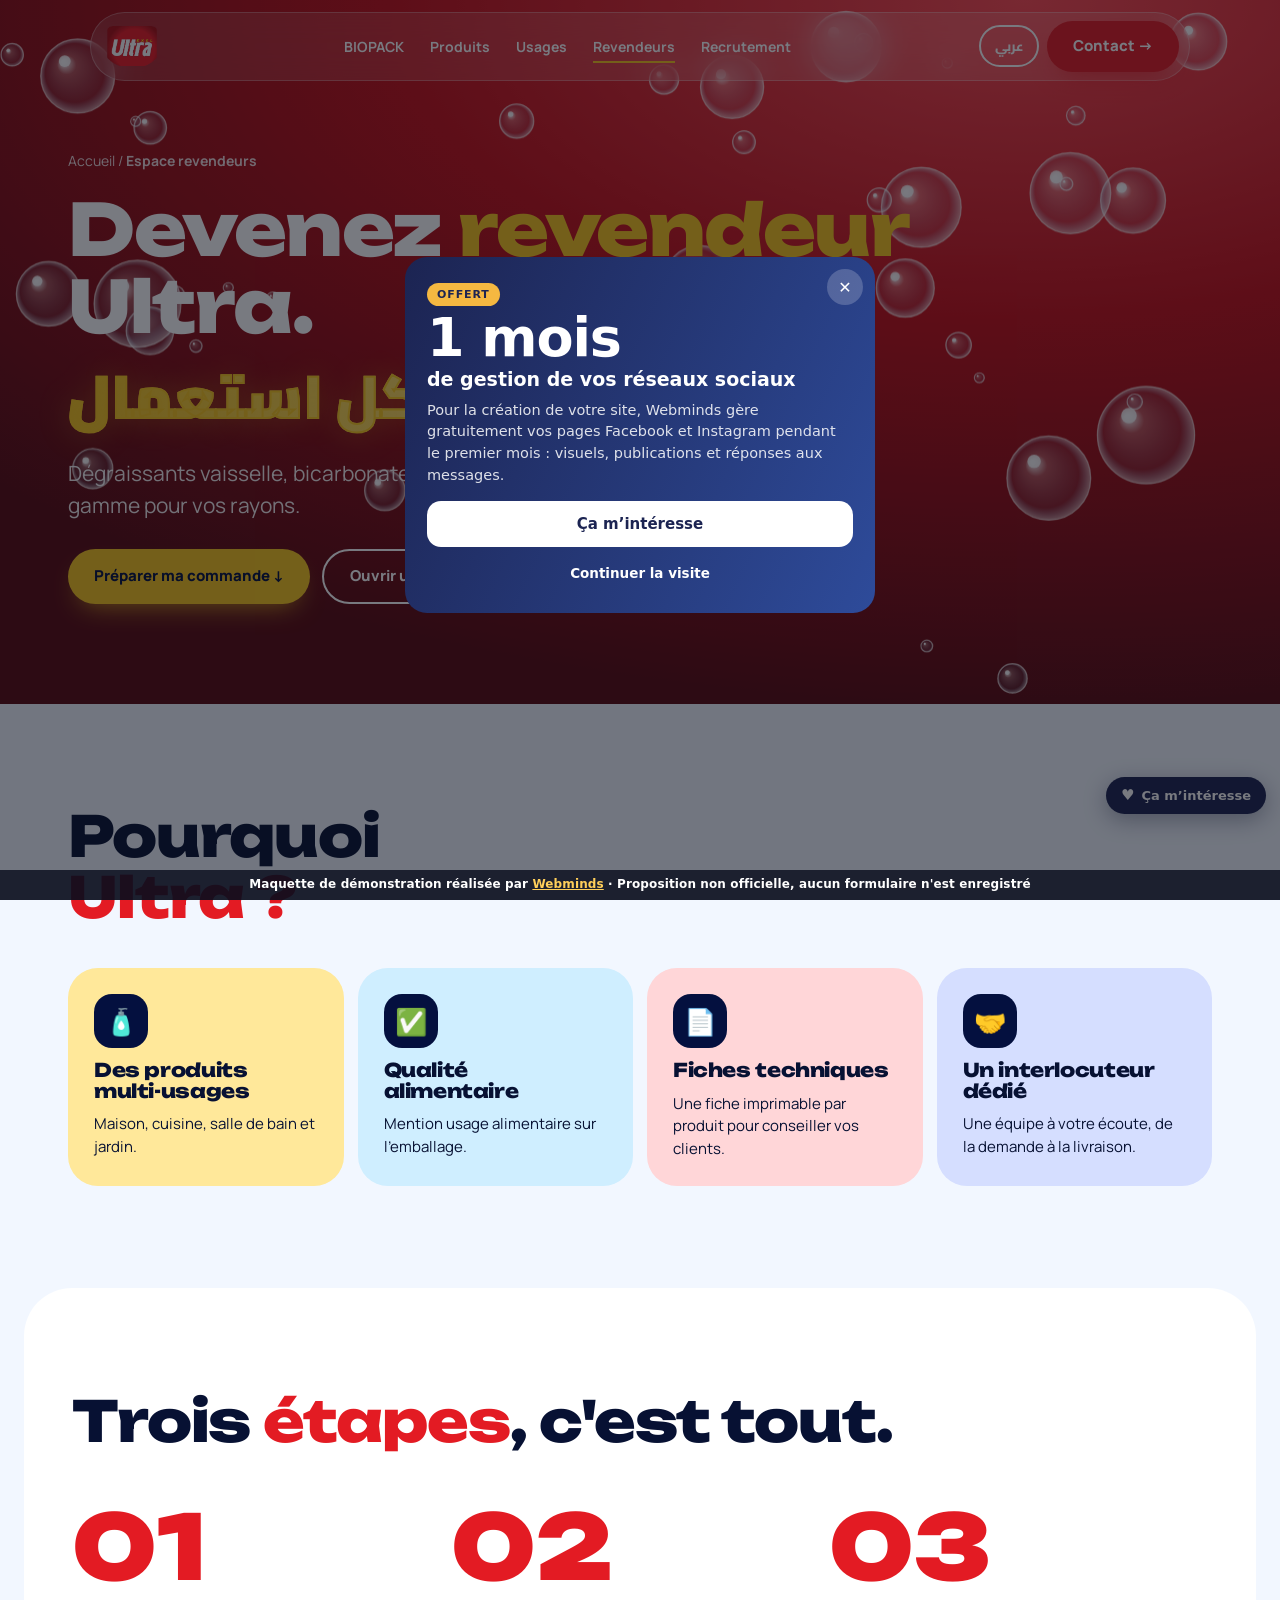
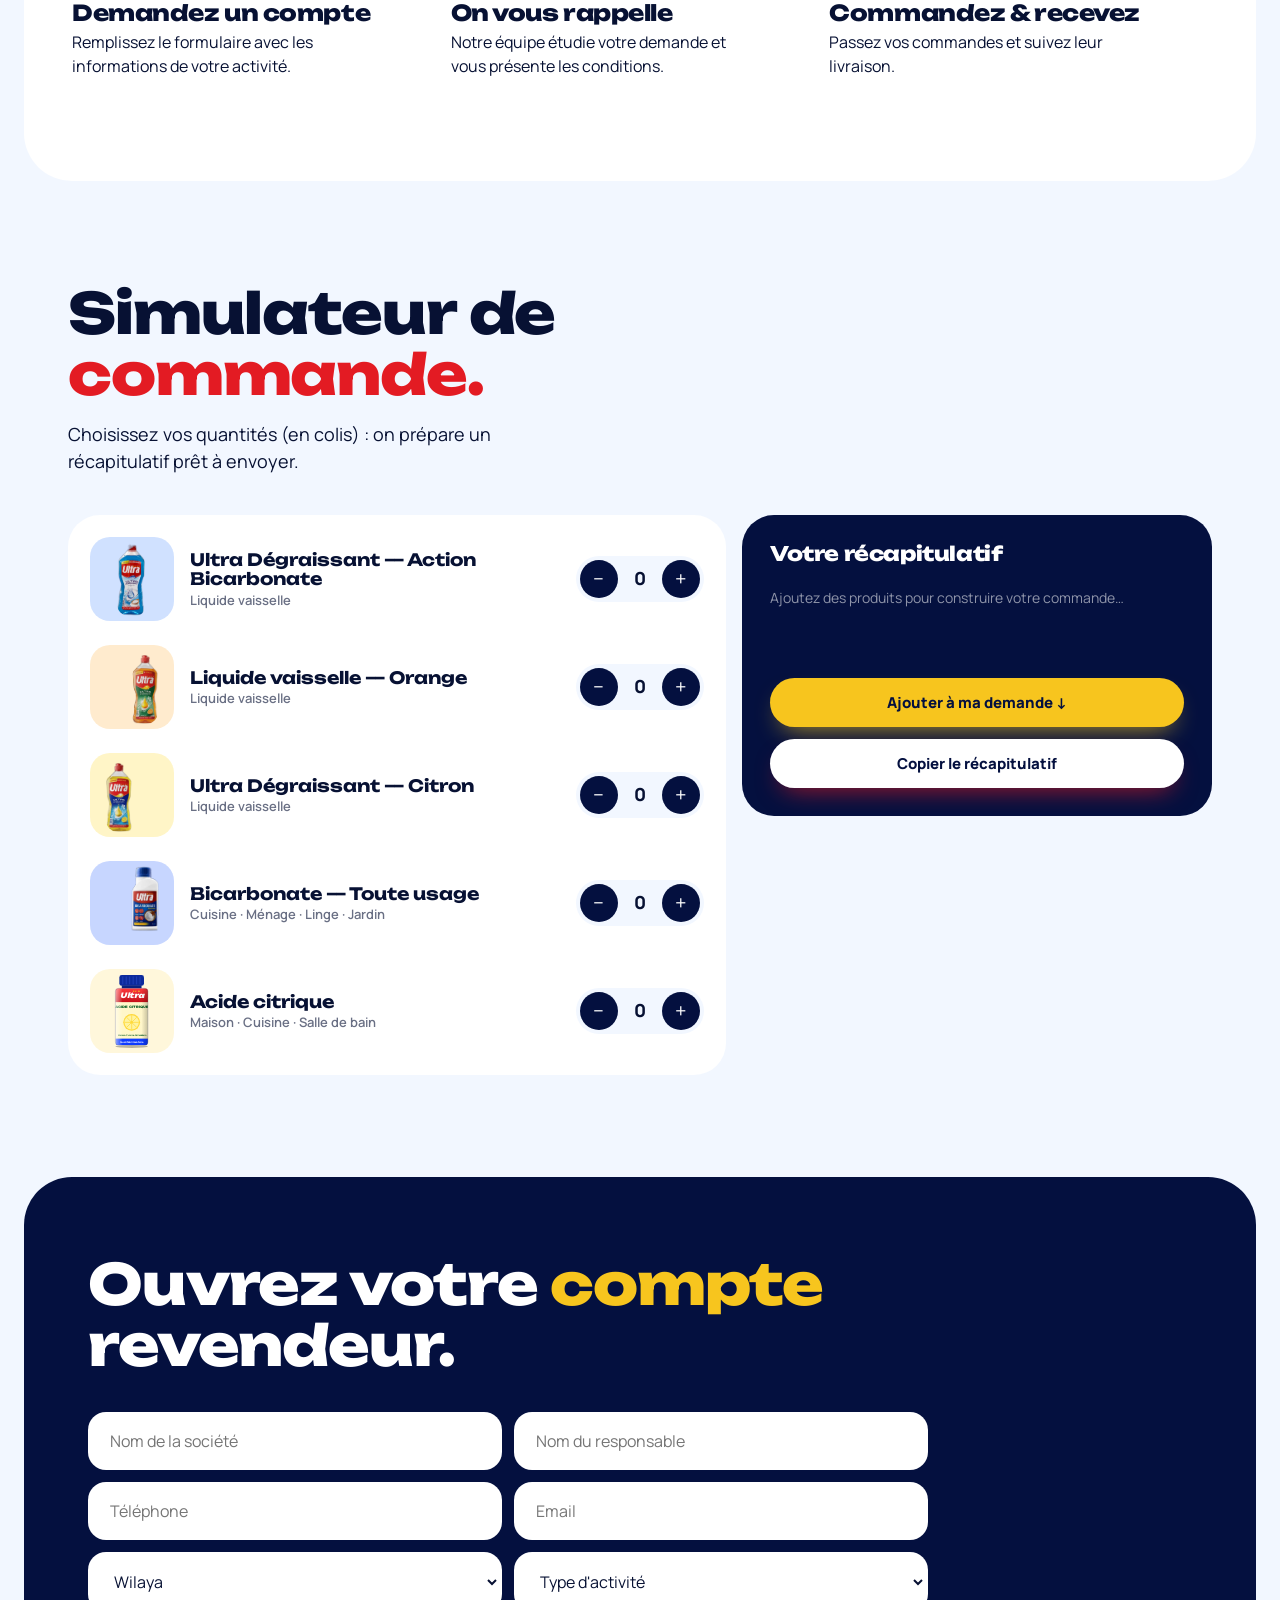
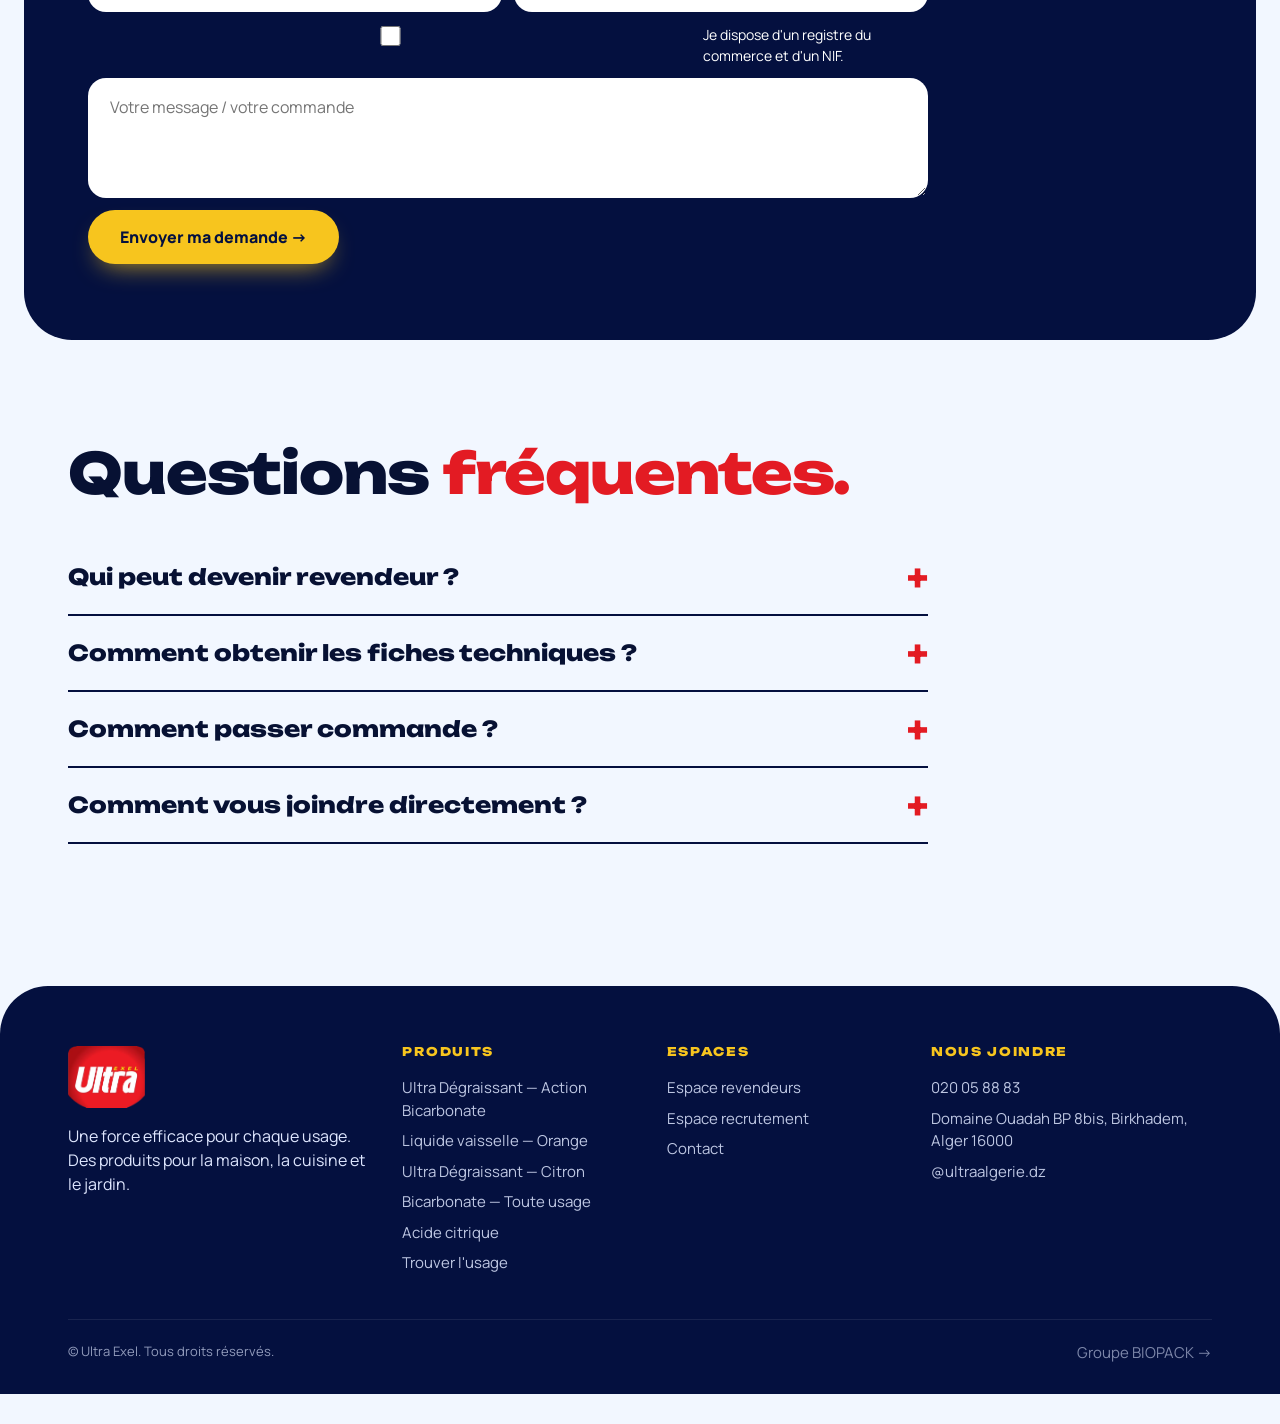
<file: ultra/revendeurs.html>
<!DOCTYPE html>
<html lang="fr"><head><meta charset="utf-8"><meta name="viewport" content="width=device-width, initial-scale=1, viewport-fit=cover"><link rel="preconnect" href="https://fonts.googleapis.com"><link rel="preconnect" href="https://fonts.gstatic.com" crossorigin><link href="https://fonts.googleapis.com/css2?family=Unbounded:wght@500;700;900&family=Manrope:wght@400;600;800&family=Cairo:wght@400;600;800;900&display=swap" rel="stylesheet"><link rel="stylesheet" href="style.css"><link rel="icon" href="logo.png">
<title data-ar="فضاء الموزّعين — ألترا إكسل">Espace revendeurs — Ultra Exel</title>
<meta name="description" content="Devenez revendeur Ultra Exel : ouvrez un compte et préparez votre commande.">
<meta name="robots" content="noindex, nofollow"><!--wm-demo--></head><body>
<div id="hdr"></div>
<main>
<section class="phero red"><div class="bubbles" data-n="16"></div><canvas class="bcanvas"></canvas><div class="wrap">
 <nav class="crumb"><a href="index.html" data-ar="الرئيسية">Accueil</a> / <b data-ar="فضاء الموزّعين">Espace revendeurs</b></nav>
 <h1 data-ar="كونوا <em>موزّعي</em> ألترا.">Devenez <em>revendeur</em> Ultra.</h1>
 <div class="slogan">قوة فعّالة لكل استعمال</div>
 <p class="lead" data-ar="سوائل الأواني، البيكربونات وحمض الستريك: تشكيلة لرفوف متجركم.">Dégraissants vaisselle, bicarbonate et acide citrique : une gamme pour vos rayons.</p>
 <div class="acts"><a class="pill gold" href="#simulateur" data-ar="حضّروا طلبيتكم ↓">Préparer ma commande ↓</a><a class="pill ghost" href="#compte" data-ar="فتح حساب">Ouvrir un compte</a></div>
</div></section>

<section><div class="wrap">
 <h2 class="rv" data-ar="لماذا <em>ألترا؟</em>">Pourquoi<br><em>Ultra ?</em></h2>
 <div class="cards4">
  <div class="cc rv" style="--bg:var(--sun)"><div class="ico">🧴</div><h3 data-ar="منتجات للاستعمالات كلها">Des produits multi-usages</h3><p data-ar="منزل، مطبخ، حمّام وحديقة.">Maison, cuisine, salle de bain et jardin.</p></div>
  <div class="cc rv" style="--bg:var(--mint)"><div class="ico">✅</div><h3 data-ar="جودة غذائية">Qualité alimentaire</h3><p data-ar="إشارة الاستعمال الغذائي على العبوة.">Mention usage alimentaire sur l'emballage.</p></div>
  <div class="cc rv" style="--bg:var(--pink)"><div class="ico">📄</div><h3 data-ar="فيش تقني لكل منتج">Fiches techniques</h3><p data-ar="فيش مفصّل قابل للطباعة لمساعدتكم على البيع.">Une fiche imprimable par produit pour conseiller vos clients.</p></div>
  <div class="cc rv" style="--bg:var(--lav)"><div class="ico">🤝</div><h3 data-ar="محاور مخصّص">Un interlocuteur dédié</h3><p data-ar="فريق يرافقكم من الطلب إلى التسليم.">Une équipe à votre écoute, de la demande à la livraison.</p></div>
 </div>
</div></section>

<section style="background:#fff;border-radius:48px;margin-inline:clamp(10px,2vw,24px)"><div class="wrap">
 <h2 class="rv" data-ar="ثلاث <em>خطوات</em> فقط.">Trois <em>étapes</em>, c'est tout.</h2>
 <div class="steps">
  <div class="st rv"><h3 data-ar="اطلبوا حسابا">Demandez un compte</h3><p data-ar="املؤوا الاستمارة بمعلومات نشاطكم.">Remplissez le formulaire avec les informations de votre activité.</p></div>
  <div class="st rv"><h3 data-ar="نتّصل بكم">On vous rappelle</h3><p data-ar="يدرس فريقنا الطلب ويتّصل بكم لعرض الشروط.">Notre équipe étudie votre demande et vous présente les conditions.</p></div>
  <div class="st rv"><h3 data-ar="اطلبوا واستلموا">Commandez &amp; recevez</h3><p data-ar="حضّروا طلبياتكم واستلموها.">Passez vos commandes et suivez leur livraison.</p></div>
 </div>
</div></section>

<section id="simulateur"><div class="wrap">
 <h2 class="rv" data-ar="محاكي <em>الطلبية.</em>">Simulateur de<br><em>commande.</em></h2>
 <p class="rv" style="margin-top:16px;font-size:18px;max-width:520px" data-ar="اختاروا الكميات (بالطرود) وسنحضّر لكم ملخّصا جاهزا للإرسال.">Choisissez vos quantités (en colis) : on prépare un récapitulatif prêt à envoyer.</p>
 <div class="sim"><div class="rows rv" id="rows"></div>
  <div class="recap rv"><h3 data-ar="ملخّص طلبيتكم">Votre récapitulatif</h3><ul id="rl"></ul><div class="tot" id="tot"></div>
   <div class="acts" style="display:flex"><button class="pill gold" id="use" data-ar="أضيفوها إلى طلبي ↓">Ajouter à ma demande ↓</button><button class="pill white" id="cp" data-ar="انسخوا الملخّص">Copier le récapitulatif</button></div></div></div>
</div></section>

<section id="compte" class="lightform"><h2 class="rv" data-ar="افتحوا <em>حساب</em> موزّع.">Ouvrez votre <em>compte</em> revendeur.</h2>
 <form class="f" id="rf">
  <input placeholder="Nom de la société" data-ar-ph="اسم المؤسسة" required><input placeholder="Nom du responsable" data-ar-ph="اسم المسؤول" required>
  <input type="tel" placeholder="Téléphone" data-ar-ph="الهاتف" required><input type="email" placeholder="Email" data-ar-ph="البريد الإلكتروني" required>
  <select id="wil" required><option value="" data-ar="الولاية">Wilaya</option></select>
  <select required><option value="" data-ar="نوع النشاط">Type d'activité</option><option data-ar="تاجر جملة">Grossiste</option><option data-ar="تاجر نصف جملة">Demi-grossiste</option><option data-ar="متجر صغير / بقالة">Supérette / épicerie</option><option data-ar="مساحة تجارية كبرى">Grande surface</option><option data-ar="محل مواد التنظيف">Droguerie</option><option data-ar="مؤسسة / محترف">Collectivité / professionnel</option></select>
  <label class="chk full"><input type="checkbox"><span data-ar="أتوفر على سجل تجاري ورقم التعريف الجبائي.">Je dispose d'un registre du commerce et d'un NIF.</span></label>
  <textarea class="full" id="msg" placeholder="Votre message / votre commande" data-ar-ph="رسالتكم / طلبيتكم"></textarea>
  <button class="pill gold" type="submit" data-ar="إرسال الطلب →">Envoyer ma demande →</button>
 </form>
</section>

<section><div class="wrap">
 <h2 class="rv" data-ar="أسئلة <em>شائعة.</em>">Questions <em>fréquentes.</em></h2>
 <div class="faq">
  <details class="rv"><summary data-ar="من يمكنه أن يصبح موزّعا؟">Qui peut devenir revendeur ?</summary><p data-ar="تجّار الجملة ونصف الجملة، المساحات التجارية ومحلات المواد المنزلية.">Grossistes, demi-grossistes, supérettes, grandes surfaces et drogueries.</p></details>
  <details class="rv"><summary data-ar="كيف أحصل على الفيش التقنية؟">Comment obtenir les fiches techniques ?</summary><p data-ar="لكل منتج صفحة بفيش قابل للطباعة، ويرسل لكم فريقنا الفيش الكامل عند طلبه.">Chaque produit a sa page avec une fiche imprimable ; notre équipe envoie la fiche complète sur demande.</p></details>
  <details class="rv"><summary data-ar="كيف أقدّم طلبية؟">Comment passer commande ?</summary><p data-ar="حضّروا طلبيتكم بالمحاكي وأرسلوها مع طلب الحساب، وسيتّصل بكم فريقنا.">Préparez votre commande avec le simulateur et envoyez-la avec votre demande : notre équipe vous recontacte.</p></details>
  <details class="rv"><summary data-ar="كيف أتواصل معكم مباشرة؟">Comment vous joindre directement ?</summary><p id="faqc"></p></details>
 </div>
</div></section>
</main>
<div id="ftr"></div>
<script src="data.js"></script><script src="app.js"></script>
<script>
document.getElementById('wil').innerHTML+=wilayaOpts();
document.getElementById('faqc').innerHTML='<span data-ar="اتصلوا بنا على">Appelez-nous au</span> <b>'+CONTACT.phone+'</b> — '+CONTACT.addr;
const Q={};ORDER.forEach(k=>Q[k]=0);
const rows=document.getElementById('rows');
rows.innerHTML=ORDER.map(k=>{const p=PRODUCTS[k];return '<div class="rw"><div class="th" style="--bg:'+p.c1+'44'+'">'+pimg(p)+'</div><b><span data-ar="'+A(p.ar)+'">'+p.name+'</span><small data-ar="'+A(p.tagAr)+'">'+p.tag+'</small></b><div class="stp"><button data-k="'+k+'" data-d="-1" aria-label="-">−</button><output id="q-'+k+'">0</output><button data-k="'+k+'" data-d="1" aria-label="+">+</button></div></div>'}).join('');
function recap(){const ar=App.get()==='ar';const l=ORDER.filter(k=>Q[k]>0);
 document.getElementById('rl').innerHTML=l.length?l.map(k=>'<li><span>'+(ar?PRODUCTS[k].ar:PRODUCTS[k].name)+'</span><b>× '+Q[k]+'</b></li>').join(''):'<li class="empty">'+(ar?'أضيفوا منتجات لبناء طلبيتكم…':'Ajoutez des produits pour construire votre commande…')+'</li>';
 const t=l.reduce((s,k)=>s+Q[k],0);document.getElementById('tot').textContent=t?(ar?'المجموع: ':'Total : ')+t+(ar?' طرد':' colis'):''}
function text(){return 'Demande de commande Ultra Exel:\n'+ORDER.filter(k=>Q[k]>0).map(k=>'- '+PRODUCTS[k].name+' × '+Q[k]+' colis').join('\n')}
rows.addEventListener('click',e=>{const b=e.target.closest('button');if(!b)return;const k=b.dataset.k;Q[k]=Math.max(0,Q[k]+ +b.dataset.d);document.getElementById('q-'+k).textContent=Q[k];recap()});
document.getElementById('use').onclick=()=>{if(!ORDER.some(k=>Q[k]>0))return;document.getElementById('msg').value=text();document.getElementById('compte').scrollIntoView({behavior:'smooth'})};
document.getElementById('cp').onclick=function(){const t=text();const d=this.textContent;try{navigator.clipboard.writeText(t)}catch(e){}this.textContent=L('Copié ✓','تم النسخ ✓');setTimeout(()=>this.textContent=d,1600)};
document.getElementById('rf').onsubmit=e=>{e.preventDefault();okForm(e.target,'Demande envoyée ! On vous rappelle vite.','تم إرسال الطلب! سنتّصل بكم قريبا.')};
document.addEventListener('langchange',recap);
recap();App.refresh();
</script><div id="wm-demo" role="note" style="position:fixed;left:0;right:0;bottom:0;z-index:2147483000;background:rgba(10,14,30,.92);color:#fff;font:600 12px/1.3 system-ui,-apple-system,Segoe UI,Roboto,sans-serif;text-align:center;padding:7px 12px calc(7px + env(safe-area-inset-bottom,0px));letter-spacing:.01em">Maquette de démonstration réalisée par <a href="https://webminds.dz" style="color:#ffcf5a;text-decoration:underline" target="_blank" rel="noopener">Webminds</a> · Proposition non officielle, aucun formulaire n'est enregistré</div>
<script>(function(){function f(){var b=document.getElementById('wm-demo');if(!b)return;var h=b.offsetHeight;document.body.style.paddingBottom=(parseFloat(getComputedStyle(document.body).paddingBottom)||0)+h+'px';document.querySelectorAll('body *').forEach(function(e){if(e===b||b.contains(e))return;var s=getComputedStyle(e);if(s.position!=='fixed')return;var bt=parseFloat(s.bottom);if(!isNaN(bt)&&bt<120&&s.bottom!=='auto'&&e.offsetHeight<window.innerHeight*.6){e.style.bottom=(bt+h)+'px'}})}if(document.readyState==='complete')f();else addEventListener('load',f)})();</script><!--wm-demo--><script data-wml>(function(){if(window.__wmL)return;window.__wmL=1;
var C={"p": "Ultra", "mail": null, "wa": "213797372452", "v": [["/", "Version corporate", "Claire et rassurante"]]};
function ready(f){document.readyState==='loading'?document.addEventListener('DOMContentLoaded',f):f()}
ready(function(){
var css='.wmL-b{position:fixed;right:14px;bottom:calc(56px + env(safe-area-inset-bottom));z-index:2147483000;border:0;border-radius:999px;background:#1C2452;color:#fff;font:700 13px/1 system-ui,-apple-system,Segoe UI,Roboto,sans-serif;padding:11px 15px;box-shadow:0 6px 22px rgba(20,30,60,.35);cursor:pointer;display:flex;align-items:center;gap:7px}'
+'@media(max-width:520px){.wmL-b{bottom:calc(112px + env(safe-area-inset-bottom));font-size:12.5px;padding:10px 13px}}'
+'.wmL-m{position:fixed;inset:0;z-index:2147483001;background:rgba(10,14,25,.55);display:none;align-items:flex-end;justify-content:center;font-family:system-ui,-apple-system,Segoe UI,Roboto,sans-serif}.wmL-m.on{display:flex}@media(min-width:700px){.wmL-m{align-items:center;padding:20px}}'
+'.wmL-x{box-sizing:border-box;position:relative;background:#fff;color:#1C2452;width:100%;max-width:470px;max-height:92vh;overflow:auto;border-radius:22px 22px 0 0;padding:24px 22px calc(22px + env(safe-area-inset-bottom));text-align:left}@media(min-width:700px){.wmL-x{border-radius:22px}}'
+'.wmL-x *{box-sizing:border-box}.wmL-c{position:absolute;top:12px;right:12px;width:36px;height:36px;border:0;border-radius:50%;background:#F0F2F1;font-size:16px;cursor:pointer;color:#1C2452}'
+'.wmL-x h3{font:800 26px/1.1 system-ui,-apple-system,sans-serif;margin:4px 40px 10px 0;color:inherit}.wmL-x p{margin:0 0 14px;line-height:1.5;font-size:14.5px;opacity:.85}'
+'.wmL-o{background:linear-gradient(115deg,#1C2452,#2E4B9A);color:#fff}.wmL-o .wmL-c{background:rgba(255,255,255,.2);color:#fff}.wmL-big{font:900 54px/.95 system-ui,-apple-system,sans-serif;letter-spacing:-.02em;margin:6px 0 2px}.wmL-big small{display:block;font-size:19px;font-weight:700;letter-spacing:0;margin-top:6px}'
+'.wmL-tag{display:inline-block;background:#F5B841;color:#1C2452;font:800 11px system-ui,sans-serif;letter-spacing:.08em;border-radius:999px;padding:5px 10px}'
+'.wmL-btn{display:flex;align-items:center;justify-content:center;width:100%;border:0;border-radius:14px;padding:14px;font:800 15px system-ui,-apple-system,sans-serif;cursor:pointer;margin-top:8px}.wmL-w{background:#fff;color:#1C2452}.wmL-g{background:#1FAF55;color:#fff}.wmL-n{background:#1C2452;color:#fff}.wmL-l{background:transparent;color:inherit;font-weight:600;font-size:13.5px;padding:10px}'
+'.wmL-s{font:700 11.5px system-ui,sans-serif;text-transform:uppercase;letter-spacing:.06em;opacity:.6;margin:12px 0 8px}.wmL-ch{display:grid;gap:8px}.wmL-ch label{display:flex;align-items:center;gap:10px;border:1.5px solid #E2E6E3;border-radius:12px;padding:11px 12px;cursor:pointer;font-size:14px;font-weight:600}.wmL-ch label small{display:block;font-weight:500;opacity:.65;font-size:12px}.wmL-ch input{width:18px;height:18px;flex:none;accent-color:#1FAF55}'
+'.wmL-f{display:grid;gap:8px;margin:12px 0 6px}.wmL-f input{border:1.5px solid #E2E6E3;border-radius:12px;padding:12px;font:500 16px system-ui,sans-serif;color:#1C2452;background:#fff;-webkit-user-select:text!important;user-select:text!important;width:100%}'
+'.wmL-ok{text-align:center}.wmL-ok i{display:grid;place-items:center;width:64px;height:64px;margin:6px auto 12px;border-radius:50%;background:#E8F7EE;color:#1FAF55;font-style:normal;font-size:30px}';
var st=document.createElement('style');st.textContent=css;document.head.appendChild(st);
function ss(k,v){try{if(v===undefined)return sessionStorage.getItem(k);sessionStorage.setItem(k,v)}catch(e){}}
var p=location.pathname,cur=0;C.v.forEach(function(v,i){if(v[0]!=='/'&&p.indexOf(v[0])===0)cur=i});
var off=document.createElement('div');off.className='wmL-m';off.innerHTML='<div class="wmL-x wmL-o" role="dialog" aria-modal="true"><button class="wmL-c" type="button" aria-label="Fermer">✕</button><span class="wmL-tag">OFFERT</span><div class="wmL-big">1 mois<small>de gestion de vos réseaux sociaux</small></div><p style="margin-top:12px">Pour la création de votre site, Webminds gère gratuitement vos pages Facebook et Instagram pendant le premier mois : visuels, publications et réponses aux messages.</p><button class="wmL-btn wmL-w" type="button" data-i>Ça m’intéresse</button><button class="wmL-btn wmL-l" type="button" data-c>Continuer la visite</button></div>';
var ch='';C.v.forEach(function(v,i){ch+='<label><input type="radio" name="wmLv" value="'+v[1]+'"'+(i===cur?' checked':'')+'><span>'+v[1]+(v[2]?'<small>'+v[2]+'</small>':'')+'</span></label>'});
var it=document.createElement('div');it.className='wmL-m';it.innerHTML='<div class="wmL-x" role="dialog" aria-modal="true"><button class="wmL-c" type="button" aria-label="Fermer">✕</button><div data-s1><h3>Cette maquette vous plaît ?</h3><p>Choisissez la version qui vous intéresse : Webminds vous recontacte pour vous la présenter.</p>'+(C.v.length>1?'<div class="wmL-s">La version préférée</div><div class="wmL-ch">'+ch+'</div>':'')+'<div class="wmL-s">En plus</div><div class="wmL-ch"><label><input type="checkbox" value="Gestion des réseaux sociaux (1 mois offert)"><span>Réseaux sociaux<small>1 mois de gestion offert avec le site</small></span></label></div><div class="wmL-f"><input name="n" placeholder="Votre nom" autocomplete="name"><input name="t" type="tel" inputmode="tel" placeholder="Votre téléphone (facultatif)" autocomplete="tel"></div><button class="wmL-btn wmL-g" type="button" data-w>Envoyer sur WhatsApp</button>'+(C.mail?'<button class="wmL-btn wmL-l" type="button" data-e>Envoyer par e-mail</button>':'')+'</div><div class="wmL-ok" data-s2 hidden><i>✓</i><h3 style="margin:0 0 8px">Merci !</h3><p>Votre choix a bien été transmis à Webminds. Nous vous recontactons très vite.</p><button class="wmL-btn wmL-n" type="button" data-c>Continuer la visite</button></div></div>';
document.body.appendChild(off);document.body.appendChild(it);
var b=document.createElement('button');b.type='button';b.className='wmL-b';b.innerHTML='<b style="font-size:15px">♥</b>Ça m’intéresse';document.body.appendChild(b);
function op(m){off.classList.remove('on');it.classList.remove('on');m.classList.add('on')}
[off,it].forEach(function(m){m.addEventListener('click',function(e){if(e.target===m||e.target.closest('.wmL-c')||e.target.closest('[data-c]'))m.classList.remove('on')})});
b.onclick=function(){op(it)};off.querySelector('[data-i]').onclick=function(){op(it)};
function msg(){var v=(it.querySelector('input[name=wmLv]:checked')||{}).value||C.v[cur][1],x=[].map.call(it.querySelectorAll('input[type=checkbox]:checked'),function(c){return c.value}),n=it.querySelector('[name=n]').value.trim(),t=it.querySelector('[name=t]').value.trim();
 return{v:v,x:x,n:n,t:t,txt:'Bonjour Webminds, la maquette '+C.p+' m’intéresse.\nVersion préférée : '+v+(x.length?'\nEn plus : '+x.join(', '):'')+(n?'\nNom : '+n:'')+(t?'\nTéléphone : '+t:'')+'\nLien : '+location.origin+C.v[cur][0]}}
function mail(m){if(!C.mail)return;try{fetch('https://formsubmit.co/ajax/'+C.mail,{method:'POST',keepalive:true,headers:{'Content-Type':'application/json','Accept':'application/json'},body:JSON.stringify({_subject:'Maquette '+C.p+' : intéressé ('+m.v+')',Prospect:C.p,Version:m.v,Options:m.x.join(', ')||'-',Nom:m.n||'-',Telephone:m.t||'-',Lien:location.origin+C.v[cur][0],_template:'table',_captcha:'false'})}).catch(function(){})}catch(e){}}
function done(){it.querySelector('[data-s1]').hidden=true;it.querySelector('[data-s2]').hidden=false;ss('wmL-sent','1')}
it.querySelector('[data-w]').onclick=function(){var m=msg();mail(m);done();location.href='https://wa.me/'+C.wa+'?text='+encodeURIComponent(m.txt)};
var e=it.querySelector('[data-e]');if(e)e.onclick=function(){mail(msg());done()};
var sh=ss('wmL-off');addEventListener('scroll',function(){var r=(scrollY+innerHeight)/document.documentElement.scrollHeight;
 if(!sh&&scrollY>500&&r>.3){sh=1;ss('wmL-off','1');op(off)}
 if(!ss('wmL-it')&&!ss('wmL-sent')&&sh&&r>.92&&!off.classList.contains('on')){ss('wmL-it','1');op(it)}},{passive:true});
});})();
</script></body></html>
</file>
<file: style.css>
:root{--navy:#04103f;--blue:#0f3bff;--deep:#0b2bd0;--aqua:#17b8ff;--red:#e31b23;--gold:#f7c51e;--ice:#f2f7ff;--ink:#071133;--pink:#ffd6d8;--sun:#ffe89a;--mint:#cfeeff;--lav:#d5deff;--h:'Unbounded','Cairo',sans-serif;--f:'Manrope',system-ui,sans-serif}
*{box-sizing:border-box;margin:0;padding:0}
html{scroll-behavior:smooth;overflow-x:clip}
body{font-family:var(--f);background:var(--ice);color:var(--ink);overflow-x:clip;-webkit-font-smoothing:antialiased;line-height:1.5}
html[lang=ar] body{font-family:'Cairo',var(--f)}
img{max-width:100%;display:block}a{color:inherit;text-decoration:none}button,input,select,textarea{font-family:inherit}
.wrap{max-width:1240px;margin:0 auto;padding-inline:clamp(18px,4vw,48px)}
section{padding-block:clamp(60px,8vw,110px)}
h1,h2,h3,h4{font-family:var(--h);font-weight:800;line-height:1.08;letter-spacing:-.02em}
html[lang=ar] h1,html[lang=ar] h2,html[lang=ar] h3,html[lang=ar] h4{font-family:'Cairo',sans-serif;font-weight:900;letter-spacing:0;line-height:1.25}
h2{font-size:clamp(28px,4.4vw,58px)}
h2 em,h1 em{font-style:normal;color:var(--red)}
svg.i{width:1em;height:1em;flex:none}
.pill{display:inline-flex;align-items:center;justify-content:center;gap:8px;background:var(--red);color:#fff;padding:14px 26px;border-radius:999px;font-weight:800;font-size:15px;transition:.3s;border:0;cursor:pointer;white-space:nowrap;box-shadow:0 12px 26px -12px rgba(227,27,35,.8)}
.pill:hover{transform:translateY(-3px);background:var(--navy)}
.pill.gold{background:var(--gold);color:var(--navy);box-shadow:0 12px 26px -12px rgba(247,197,30,.8)}.pill.gold:hover{background:#fff}
.pill.ghost{background:transparent;color:inherit;border:2px solid currentColor;box-shadow:none}.pill.ghost:hover{background:#fff;color:var(--navy);border-color:#fff}
.pill.dark{background:var(--navy)}.pill.dark:hover{background:var(--red)}
.pill.white{background:#fff;color:var(--navy)}.pill.white:hover{background:var(--gold)}
.tag{display:inline-block;background:rgba(255,255,255,.85);color:var(--navy);border-radius:999px;padding:5px 14px;font-size:12px;font-weight:800}

.prog{position:fixed;top:0;left:0;height:4px;background:linear-gradient(90deg,var(--gold),var(--red));width:0;z-index:100}
.totop{position:fixed;bottom:18px;inset-inline-end:18px;width:48px;height:48px;border-radius:50%;background:var(--red);color:#fff;border:0;font-size:20px;cursor:pointer;z-index:50;opacity:0;pointer-events:none;transition:.3s;box-shadow:0 10px 30px -10px rgba(0,0,0,.6)}
.totop.show{opacity:1;pointer-events:auto}

/* header */
header.top{position:fixed;top:12px;left:50%;transform:translateX(-50%);z-index:60;width:min(1100px,calc(100% - 24px));display:flex;align-items:center;justify-content:space-between;gap:12px;padding:8px 10px 8px 16px;background:rgba(255,255,255,.12);border:1px solid rgba(255,255,255,.28);backdrop-filter:blur(16px);-webkit-backdrop-filter:blur(16px);border-radius:999px;color:#fff;transition:.35s}
html[dir=rtl] header.top{padding:8px 16px 8px 10px}
header.top.solid{background:rgba(255,255,255,.94);color:var(--navy);box-shadow:0 14px 40px -16px rgba(4,16,63,.5);border-color:transparent}
header.top .logo img{height:40px;width:auto}
header.top nav{display:flex;gap:26px;font-size:14px;font-weight:700}
header.top nav a{position:relative;padding:4px 0}
header.top nav a::after{content:"";position:absolute;left:0;right:0;bottom:-2px;height:2px;background:var(--gold);transform:scaleX(0);transition:.3s;transform-origin:left}
header.top nav a:hover::after,header.top nav a.act::after{transform:scaleX(1)}
.hr{display:flex;align-items:center;gap:8px}
.lang{background:transparent;border:2px solid currentColor;color:inherit;border-radius:999px;padding:7px 14px;font-weight:800;font-size:13px;cursor:pointer;font-family:'Cairo',sans-serif}
.lang:hover{background:#fff;color:var(--navy)}
header.top.solid .lang:hover{background:var(--navy);color:#fff}
.burger{display:none;width:42px;height:42px;border-radius:50%;border:0;background:var(--red);color:#fff;font-size:18px;cursor:pointer}
.menu{position:fixed;inset:0;z-index:55;background:var(--navy);color:#fff;display:none;flex-direction:column;justify-content:center;gap:10px;padding:0 32px}
.menu.open{display:flex}
.menu a{font-family:var(--h);font-size:clamp(28px,8vw,48px);font-weight:800}
.menu a:hover{color:var(--gold)}

/* CSS bubbles (sections) */
.bubbles{position:absolute;inset:0;overflow:hidden;pointer-events:none;z-index:0}
.bub{position:absolute;bottom:-140px;border-radius:50%;background:radial-gradient(circle at 30% 28%,#fff 0,rgba(255,255,255,.6) 16%,rgba(255,255,255,.1) 46%,rgba(23,184,255,.2) 100%);border:1.5px solid rgba(255,255,255,.55);box-shadow:inset 0 0 14px rgba(255,255,255,.7);animation:rise linear infinite}
@keyframes rise{0%{transform:translate(0,0) scale(.8);opacity:0}10%{opacity:1}50%{transform:translate(30px,-55vh) scale(1)}100%{transform:translate(-24px,-120vh) scale(1.08);opacity:0}}
canvas.bcanvas{position:absolute;inset:0;width:100%;height:100%;z-index:1;pointer-events:none}

/* hero */
.hero-u{position:relative;min-height:100svh;background:radial-gradient(120% 95% at 72% 8%,#2d6bff 0%,var(--deep) 36%,var(--navy) 100%);color:#fff;overflow:hidden;display:flex;align-items:center;padding:120px 0 150px}
.hgrid{position:relative;z-index:2;display:grid;grid-template-columns:1.05fr .95fr;gap:20px;align-items:center;width:100%}
.hgrid a,.hgrid button{position:relative}
.htxt h1{font-size:clamp(30px,4.9vw,74px);line-height:1.02}
.htxt h1 em{color:var(--gold)}
html[lang=ar] .htxt h1{font-size:clamp(34px,5.4vw,78px);line-height:1.2}
.slogan{font-family:'Cairo',sans-serif;font-weight:900;direction:rtl;font-size:clamp(30px,4.6vw,64px);line-height:1.2;margin:18px 0 6px;color:transparent;-webkit-text-stroke:2px var(--gold);text-shadow:0 0 30px rgba(247,197,30,.35);display:inline-block;background:linear-gradient(90deg,var(--gold),#fff3b0,var(--gold));-webkit-background-clip:text;background-clip:text;background-size:200%;animation:shine 6s linear infinite}
@keyframes shine{to{background-position:-200% 0}}
.htxt p.lead{max-width:470px;font-size:clamp(16px,1.6vw,19px);opacity:.92;margin:12px 0 26px}
.acts{display:flex;gap:12px;flex-wrap:wrap}
.hint{display:block;margin-top:24px;font-size:13px;opacity:.75;font-weight:600}
.hjars{position:relative;height:clamp(360px,46vw,600px);--px:0;--py:0}
.rings i{position:absolute;left:50%;top:52%;width:70%;aspect-ratio:1;border:2px solid rgba(255,255,255,.22);border-radius:50%;translate:-50% -50%;animation:ring 6s ease-out infinite}
.rings i:nth-child(2){animation-delay:2s}.rings i:nth-child(3){animation-delay:4s}
@keyframes ring{0%{scale:.35;opacity:.9}100%{scale:1.45;opacity:0}}
.jw{position:absolute;transition:transform .25s ease-out;transform:translate(calc(var(--px)*22px),calc(var(--py)*14px)) rotate(var(--r))}
.jw svg{height:100%;width:auto;filter:drop-shadow(0 30px 24px rgba(0,0,0,.4));animation:flo 6s ease-in-out infinite}
.jw.a{--r:-9deg;left:4%;bottom:2%;height:86%}.jw.b{--r:8deg;right:2%;bottom:10%;height:76%}.jw.b svg{animation-delay:-3s}
@keyframes flo{50%{translate:0 -14px}}
.wave{position:absolute;bottom:-1px;left:0;width:100%;height:clamp(50px,9vw,120px);z-index:3;pointer-events:none}
.wave path{fill:var(--ice)}
.wave .w1{opacity:.4;animation:wv 9s linear infinite}.wave .w2{opacity:.7;animation:wv 14s linear infinite reverse}
@keyframes wv{to{transform:translateX(-50%)}}

/* bands */
.bands{overflow:hidden;padding:26px 0 40px;background:var(--ice)}
.bands .in{margin:0 -6%;transform:rotate(-1.4deg)}
.band{overflow:hidden;white-space:nowrap;padding:12px 0;background:var(--red);color:#fff}
.band.gold{background:var(--gold);color:var(--navy)}
.band div{display:inline-block;font-family:var(--h);font-weight:800;font-size:clamp(20px,3vw,36px);animation:mq 32s linear infinite}
.band.gold div{animation-direction:reverse;font-family:'Cairo',sans-serif;font-weight:900;animation-duration:40s}
.band span{margin:0 22px;opacity:.55}
@keyframes mq{to{transform:translateX(-50%)}}

/* gamme */
.head{display:flex;justify-content:space-between;align-items:flex-end;gap:24px;flex-wrap:wrap}
.head p{max-width:360px;font-size:17px}
.pcards{display:grid;grid-template-columns:1fr 1fr;gap:18px;margin-top:44px}
.pcard{position:relative;border-radius:44px;padding:clamp(22px,3vw,40px);min-height:520px;display:flex;flex-direction:column;justify-content:flex-end;overflow:hidden;transition:transform .5s cubic-bezier(.2,.8,.2,1),box-shadow .5s;background:linear-gradient(160deg,var(--c1),var(--c2))}
.pcard.c{--c1:#7fa8ff;--c2:#2148f0;color:#fff}.pcard.a{--c1:#ffe27a;--c2:#f5b800;color:var(--navy)}
.pcard:hover{transform:translateY(-10px);box-shadow:0 40px 60px -34px rgba(4,16,63,.7)}
.pcard .bubbles{z-index:0}
.pcard .jimg{position:absolute;top:22px;inset-inline-end:8%;height:62%;z-index:1;transition:transform .7s cubic-bezier(.2,.8,.2,1)}
.pcard .jimg svg{height:100%;width:auto;filter:drop-shadow(0 26px 20px rgba(0,0,0,.35))}
.pcard:hover .jimg{transform:translateY(-8px) rotate(-6deg) scale(1.05)}
.pcard .tx{position:relative;z-index:2}
.pcard h3{font-size:clamp(26px,3.2vw,44px);margin:12px 0 6px}
.pcard p{max-width:340px;font-size:16px;opacity:.92}
.areas{display:flex;flex-wrap:wrap;gap:8px;margin:16px 0 20px}
.areas span{background:rgba(255,255,255,.22);border:1.5px solid rgba(255,255,255,.4);border-radius:999px;padding:6px 14px;font-size:13px;font-weight:800}
.pcard.a .areas span{background:rgba(4,16,63,.08);border-color:rgba(4,16,63,.25)}
.fbadge{display:inline-flex;align-items:center;gap:10px;background:var(--red);color:#fff;border-radius:999px;padding:7px 18px 7px 7px;font-size:14px;font-weight:800;box-shadow:0 12px 26px -8px rgba(227,27,35,.85);transition:.3s}
html[dir=rtl] .fbadge{padding:7px 7px 7px 18px}
.fbadge .ic{width:34px;height:34px;border-radius:50%;background:#fff;color:var(--red);display:grid;place-items:center;position:relative;font-size:18px}
.fbadge .ic::after{content:"";position:absolute;inset:-4px;border-radius:50%;border:2px solid #fff;animation:pulse 1.8s infinite}
@keyframes pulse{0%{transform:scale(.8);opacity:.9}100%{transform:scale(1.7);opacity:0}}
.pcard:hover .fbadge{background:var(--navy)}
.pcard .fbadge{position:absolute;top:22px;inset-inline-start:22px;z-index:3}

/* usages */
.usages{background:var(--navy);color:#fff;border-radius:48px;margin-inline:clamp(10px,2vw,24px);position:relative;overflow:hidden}
.usages .wrap{position:relative;z-index:1}
.usages h2 em{color:var(--gold)}
.usages p.sub{opacity:.8;margin-top:14px;font-size:18px;max-width:560px}
.needs{display:grid;grid-template-columns:repeat(auto-fill,minmax(170px,1fr));gap:12px;margin-top:34px}
.need{border:2px solid rgba(255,255,255,.28);border-radius:26px;background:rgba(255,255,255,.06);padding:18px;text-align:start;cursor:pointer;color:#fff;display:flex;flex-direction:column;gap:10px;font-weight:800;font-size:17px;line-height:1.15;transition:.35s cubic-bezier(.2,.8,.2,1);min-height:132px;justify-content:space-between}
.need:hover{transform:translateY(-6px);background:rgba(255,255,255,.14)}
.need.on{background:var(--gold);color:var(--navy);border-color:var(--gold)}
.need .em{font-size:38px;line-height:1}.need small{display:block;font-weight:600;opacity:.7;font-size:12.5px;margin-top:3px}
.nres{margin-top:26px;min-height:120px}
.nbox{display:grid;grid-template-columns:.8fr 1.2fr;gap:20px;background:#fff;color:var(--ink);border-radius:36px;padding:16px;animation:pop .5s cubic-bezier(.2,.8,.2,1)}
@keyframes pop{from{opacity:0;transform:translateY(20px) scale(.97)}to{opacity:1;transform:none}}
.nstage{border-radius:26px;background:linear-gradient(160deg,#dbe8ff,#a9c6ff);display:flex;align-items:flex-end;justify-content:center;gap:6px;padding:24px 16px 16px;min-height:300px;position:relative;overflow:hidden}
.nstage svg{height:min(260px,60vw);filter:drop-shadow(0 20px 14px rgba(4,16,63,.35));animation:flo 5s ease-in-out infinite}
.nstage svg:nth-child(2){height:min(220px,52vw);animation-delay:-2.5s}
.ninfo{padding:14px 12px}
.ninfo .r{display:inline-block;background:var(--red);color:#fff;border-radius:999px;padding:5px 14px;font-size:12px;font-weight:800}
.ninfo h3{font-size:clamp(22px,2.6vw,34px);margin:12px 0}
.ninfo ul{list-style:none;display:grid;gap:10px;margin:14px 0}
.ninfo li{display:flex;gap:12px;align-items:flex-start;font-size:16px}
.ninfo li svg{flex:none;background:var(--red);color:#fff;border-radius:50%;padding:4px;width:24px;height:24px;margin-top:1px}
.ninfo .note{font-size:12.5px;opacity:.6;margin-top:6px}
.ninfo .acts{margin-top:16px}

/* pillars & duo */
.pillars{display:grid;grid-template-columns:repeat(3,1fr);gap:16px;margin-top:44px}
.pl{border:2px solid var(--navy);border-radius:32px;padding:30px;transition:.4s}
.pl:hover{background:var(--navy);color:#fff;transform:translateY(-6px)}
.pl i{font-style:normal;font-family:var(--h);font-size:52px;font-weight:900;color:var(--red);display:block;line-height:1}
.pl:hover i{color:var(--gold)}
.pl h3{font-size:22px;margin:20px 0 8px}
.duo{display:grid;grid-template-columns:1fr 1fr;gap:16px;margin-top:40px}
.esp{position:relative;overflow:hidden;border-radius:40px;padding:clamp(26px,4vw,48px);min-height:380px;display:flex;flex-direction:column;justify-content:space-between;transition:transform .5s cubic-bezier(.2,.8,.2,1);color:#fff}
.esp:hover{transform:translateY(-8px) rotate(-.5deg)}
.esp.red{background:linear-gradient(150deg,#ff3b43,#b30d16)}.esp.navy{background:linear-gradient(150deg,#1a44e8,var(--navy))}
.esp .big{position:absolute;inset-inline-end:-24px;bottom:-40px;font-size:clamp(180px,24vw,320px);opacity:.15;line-height:1;transition:.6s}
.esp:hover .big{transform:rotate(-8deg) scale(1.1);opacity:.25}
.esp h3{font-size:clamp(26px,3.4vw,46px);position:relative}
.esp p{max-width:340px;margin-top:12px;position:relative}
.esp .tagx{align-self:flex-start;background:rgba(255,255,255,.18);border:1.5px solid rgba(255,255,255,.4);border-radius:999px;padding:6px 14px;font-size:13px;font-weight:800;position:relative}
.esp .lk{position:relative;display:inline-flex;align-items:center;gap:10px;background:#fff;color:var(--navy);border-radius:999px;padding:13px 26px;font-weight:800;margin-top:24px;transition:.3s}
.esp:hover .lk{gap:18px}

/* contact */
.contact{background:linear-gradient(160deg,var(--deep),var(--navy));color:#fff;border-radius:48px;margin:0 clamp(10px,2vw,24px) 24px;padding:clamp(40px,6vw,90px) clamp(20px,5vw,70px);position:relative;overflow:hidden}
.contact .cg{display:grid;grid-template-columns:.9fr 1.1fr;gap:clamp(24px,4vw,60px);position:relative;z-index:1}
.contact h2 em{color:var(--gold)}
.cinfo{display:grid;gap:12px;margin-top:28px}
.cinfo a{display:flex;align-items:center;gap:14px;background:rgba(255,255,255,.1);border:1.5px solid rgba(255,255,255,.22);border-radius:22px;padding:14px 18px;transition:.3s;font-weight:700}
.cinfo a:hover{background:rgba(255,255,255,.2);transform:translateX(6px)}
html[dir=rtl] .cinfo a:hover{transform:translateX(-6px)}
.cinfo svg{font-size:24px;color:var(--gold)}
.cinfo small{display:block;font-weight:600;opacity:.65;font-size:12px}
form.f{display:grid;grid-template-columns:1fr 1fr;gap:12px}
form.f input,form.f textarea,form.f select{padding:16px 20px;border-radius:18px;border:2px solid transparent;font-size:16px;background:#fff;color:var(--ink);outline:none;width:100%;transition:.25s}
form.f input:focus,form.f textarea:focus,form.f select:focus{border-color:var(--gold)}
form.f .full{grid-column:span 2}
form.f textarea{min-height:120px;resize:vertical}
form.f .pill{justify-self:start;padding:16px 32px;font-size:16px}
.ok{display:none;text-align:center;padding:40px 10px}
.ok.show{display:block;animation:pop .5s}
.ok svg{width:84px;height:84px;color:var(--gold)}
.ok circle{stroke-dasharray:180;stroke-dashoffset:180;animation:dr .8s .1s forwards}
.ok path{stroke-dasharray:50;stroke-dashoffset:50;animation:dr .5s .7s forwards}
@keyframes dr{to{stroke-dashoffset:0}}
.ok h3{font-size:26px;margin-top:14px}

/* footer */
footer.ftr{background:var(--navy);color:#dfe7ff;border-radius:48px 48px 0 0;padding:60px 0 30px;margin-top:40px}
footer.ftr .cols{display:grid;grid-template-columns:1.3fr 1fr 1fr 1.2fr;gap:30px}
footer.ftr img.lg{height:62px;margin-bottom:16px}
footer.ftr h4{font-family:var(--h);font-size:12px;letter-spacing:.14em;text-transform:uppercase;color:var(--gold);margin-bottom:14px}
footer.ftr a{display:block;padding:4px 0;font-size:15px;opacity:.85;transition:.2s}
footer.ftr a:hover{opacity:1;color:#fff;transform:translateX(4px)}
footer.ftr .bot{margin-top:40px;padding-top:22px;border-top:1px solid #ffffff22;display:flex;justify-content:space-between;flex-wrap:wrap;gap:10px;font-size:13px;opacity:.65}

/* sub pages */
.phero{position:relative;padding:150px 0 clamp(60px,8vw,100px);overflow:hidden;color:#fff;background:radial-gradient(110% 100% at 80% 0,#2d6bff,var(--deep) 40%,var(--navy));isolation:isolate}
.phero.red{background:radial-gradient(110% 100% at 80% 0,#ff4a52,#c50f18 45%,#5a0a10)}
.phero .wrap{position:relative;z-index:2}
.phero h1{font-size:clamp(30px,5.6vw,80px);max-width:900px}
.phero h1 em{color:var(--gold)}
.phero .lead{font-size:clamp(16px,1.8vw,21px);max-width:560px;margin-top:20px;opacity:.92}
.phero .slogan{margin-top:16px}
.phero .acts{margin-top:28px}
.crumb{font-size:14px;margin-bottom:20px;opacity:.85}
.crumb a:hover{color:var(--gold)}
.cards4{display:grid;grid-template-columns:repeat(4,1fr);gap:14px;margin-top:40px}
.cards3{display:grid;grid-template-columns:repeat(3,1fr);gap:14px;margin-top:40px}
.cc{border-radius:30px;padding:26px;background:var(--bg,#fff);transition:.4s;display:flex;flex-direction:column;gap:12px}
.cc:hover{transform:translateY(-8px) rotate(-.6deg)}
.cc .ico{width:54px;height:54px;border-radius:18px;background:var(--navy);color:#fff;display:grid;place-items:center;font-size:26px}
.cc h3{font-size:19px}.cc p{font-size:15px}
.steps{display:grid;grid-template-columns:repeat(3,1fr);gap:0;margin-top:44px;counter-reset:s}
.st{position:relative;padding:8px 26px 0 0}
.st::before{counter-increment:s;content:counter(s,decimal-leading-zero);font-family:var(--h);font-size:clamp(56px,7vw,96px);font-weight:900;line-height:.95;color:var(--red);display:block}
.st h3{font-size:22px;margin:12px 0 6px}.st p{max-width:300px}
.sim{display:grid;grid-template-columns:1.4fr 1fr;gap:16px;margin-top:40px;align-items:start}
.rows{background:#fff;border-radius:32px;padding:10px}
.rw{display:flex;align-items:center;gap:16px;padding:12px;border-radius:24px;transition:.25s}
.rw:hover{background:var(--ice)}
.rw .th{width:84px;height:84px;border-radius:20px;background:var(--bg);display:grid;place-items:center;flex:none}
.rw .th svg{height:74px;width:auto}
.rw b{font-family:var(--h);font-size:17px;flex:1;line-height:1.15}
.rw small{display:block;font-family:var(--f);font-weight:600;opacity:.6;font-size:13px;margin-top:4px}
.stp{display:flex;align-items:center;gap:6px;background:var(--ice);border-radius:999px;padding:4px}
.stp button{width:38px;height:38px;border-radius:50%;border:0;background:var(--navy);color:#fff;font-size:20px;cursor:pointer;transition:.2s}
.stp button:hover{background:var(--red)}
.stp output{min-width:32px;text-align:center;font-weight:800;font-size:18px}
.recap{background:var(--navy);color:#fff;border-radius:32px;padding:28px;position:sticky;top:96px}
.recap h3{font-size:20px;margin-bottom:14px}
.recap ul{list-style:none;min-height:80px}
.recap li{display:flex;justify-content:space-between;gap:10px;padding:9px 0;border-bottom:1px dashed #ffffff30;font-size:15px}
.recap li b{color:var(--gold)}
.recap .empty{opacity:.55;border:0;font-size:14px}
.recap .tot{margin:16px 0 20px;font-size:14px;opacity:.8}
.recap .acts{flex-direction:column}.recap .pill{width:100%}
.faq{margin-top:36px;max-width:860px}
details{border-bottom:2px solid var(--navy);padding:20px 0}
details summary{font-family:var(--h);font-size:clamp(16px,2vw,22px);font-weight:800;cursor:pointer;list-style:none;display:flex;justify-content:space-between;gap:20px;align-items:center}
html[lang=ar] details summary{font-family:'Cairo',sans-serif}
details summary::-webkit-details-marker{display:none}
details summary::after{content:"+";font-size:34px;color:var(--red);transition:.3s;line-height:1}
details[open] summary::after{transform:rotate(45deg)}
details p{margin-top:12px;max-width:640px;font-size:17px}
.lightform{background:var(--navy);color:#fff;border-radius:48px;margin:0 clamp(10px,2vw,24px);padding:clamp(40px,6vw,80px) clamp(20px,5vw,70px)}
.lightform form.f{margin-top:36px;max-width:840px}
.lightform h2 em{color:var(--gold)}
.chk{grid-column:span 2;display:flex;gap:10px;align-items:flex-start;font-size:14px}
.chk input{width:20px;height:20px;margin-top:2px;accent-color:var(--gold)}
.chips{display:flex;flex-wrap:wrap;gap:10px;margin-top:30px}
.chip{border:2px solid var(--navy);background:transparent;border-radius:999px;padding:10px 20px;font-weight:800;font-size:15px;cursor:pointer;transition:.25s;color:var(--navy)}
.chip:hover{transform:translateY(-3px)}.chip.on{background:var(--navy);color:#fff}
.jobs{display:grid;grid-template-columns:repeat(3,1fr);gap:14px;margin-top:24px}
.job{background:#fff;border-radius:30px;padding:26px;display:flex;flex-direction:column;gap:10px;transition:.4s;border:2px solid transparent}
.job:hover{transform:translateY(-8px);border-color:var(--navy)}
.job.hide{display:none}
.job .cat{align-self:flex-start;background:var(--sun);border-radius:999px;padding:4px 12px;font-size:12px;font-weight:800}
.job h3{font-size:19px}.job p{font-size:15px;flex:1}
.job .pill{align-self:flex-start;padding:10px 20px;font-size:14px}
.tl{display:grid;grid-template-columns:repeat(4,1fr);gap:14px;margin-top:40px}
.tl div{background:rgba(255,255,255,.08);border:1.5px solid #ffffff30;border-radius:28px;padding:24px}
.tl b{display:block;font-family:var(--h);font-size:38px;color:var(--gold);line-height:1}
.tl h4{font-size:17px;margin:12px 0 4px}.tl p{font-size:14px;opacity:.75}
.filebox{grid-column:span 2;background:#fff;border-radius:18px;padding:14px 18px;display:flex;align-items:center;gap:14px;color:var(--ink);cursor:pointer;border:2px dashed var(--navy)}
.filebox input{display:none}.filebox span{font-weight:700;font-size:15px}

/* produit */
.pstage{position:relative;background:radial-gradient(110% 100% at 80% 0,var(--pc),var(--deep) 60%,var(--navy));color:#fff;padding:130px 0 clamp(60px,8vw,100px);overflow:hidden;isolation:isolate}
.pgrid{display:grid;grid-template-columns:1.05fr .95fr;gap:clamp(24px,5vw,60px);align-items:center;position:relative;z-index:2}
.pinfo h1{font-size:clamp(30px,5vw,68px);margin:14px 0 16px}
.pinfo .lead{font-size:clamp(16px,1.7vw,20px);max-width:480px;opacity:.95}
.facts{display:flex;flex-wrap:wrap;gap:8px;margin-top:20px}
.facts span{display:inline-flex;align-items:center;gap:8px;background:rgba(255,255,255,.16);border:1.5px solid rgba(255,255,255,.3);border-radius:999px;padding:8px 16px;font-size:14px;font-weight:800}
.pcta{display:flex;gap:12px;flex-wrap:wrap;margin-top:28px}
.pview{position:relative;height:clamp(340px,42vw,520px);display:grid;place-items:center}
.pview svg{height:100%;width:auto;filter:drop-shadow(0 34px 26px rgba(0,0,0,.45));animation:flo 6s ease-in-out infinite;transition:transform .3s}
.tabs{display:flex;gap:8px;overflow-x:auto;padding-bottom:6px;scrollbar-width:none}
.tabs::-webkit-scrollbar{display:none}
.tabs button{flex:none;border:2px solid var(--navy);background:transparent;border-radius:999px;padding:12px 24px;font-size:15px;font-weight:800;cursor:pointer;transition:.25s;display:inline-flex;gap:8px;align-items:center;color:var(--navy)}
.tabs button:hover{transform:translateY(-2px)}.tabs button.on{background:var(--navy);color:#fff}
.panel{display:none;margin-top:30px;animation:pop .5s}.panel.on{display:block}
.panel .txt{font-size:clamp(17px,2vw,23px);max-width:820px;line-height:1.55}
.ustep{display:flex;gap:20px;align-items:flex-start;padding:20px 0;border-bottom:2px solid rgba(4,16,63,.12);max-width:820px}
.ustep i{font-style:normal;font-family:var(--h);font-size:44px;font-weight:900;color:var(--red);line-height:1;min-width:64px}
.ustep p{font-size:18px;padding-top:4px}
.warn{display:flex;gap:16px;align-items:flex-start;background:#fff;border-inline-start:6px solid var(--red);border-radius:22px;padding:18px 22px;max-width:820px;margin-bottom:12px;font-size:17px}
.warn svg{color:var(--red);font-size:26px;margin-top:2px}
table.spec{width:100%;max-width:860px;border-collapse:collapse;background:#fff;border-radius:26px;overflow:hidden}
table.spec td{padding:16px 22px;border-bottom:1px solid rgba(4,16,63,.1);font-size:16px}
table.spec tr:last-child td{border:0}
table.spec td:first-child{font-weight:800;width:40%;background:rgba(4,16,63,.04)}
.pn{display:grid;grid-template-columns:1fr 1fr;gap:14px;margin-top:40px}
.pn a{border:2px solid var(--navy);border-radius:28px;padding:22px 26px;transition:.3s;display:flex;flex-direction:column;gap:4px}
.pn a:hover{background:var(--navy);color:#fff}
.pn small{opacity:.6;font-weight:700}.pn b{font-family:var(--h);font-size:18px}
.pn a:last-child{text-align:end}

.js .rv{opacity:0;transform:translateY(36px);transition:opacity .8s,transform .8s cubic-bezier(.2,.8,.2,1)}
.js .rv.in{opacity:1;transform:none}
@media(max-width:900px){
 header.top nav{display:none}.burger{display:inline-block}
 .hgrid,.pcards,.pgrid,.contact .cg,.nbox,.duo,.pillars,.sim,.pn{grid-template-columns:1fr}
 .hero-u{padding-top:110px;padding-bottom:110px;align-items:flex-start}
 .hjars{height:340px}.pcard{min-height:480px}
 .cards4,.tl{grid-template-columns:1fr 1fr}.cards3,.jobs,.steps{grid-template-columns:1fr}
 .st{padding-bottom:18px}
 form.f{grid-template-columns:1fr}form.f .full,.filebox,.chk{grid-column:auto}
 .recap{position:static}footer.ftr .cols{grid-template-columns:1fr 1fr}
 .pview{order:-1;height:300px}
}
@media(max-width:560px){.cards4,.tl,footer.ftr .cols{grid-template-columns:1fr}.pill{padding:12px 20px;font-size:14px}header.top{padding:6px 8px 6px 12px}header.top .logo img{height:34px}.needs{grid-template-columns:1fr 1fr}}
@media print{header.top,.menu,footer.ftr,.noprint,.prog,.totop,.bubbles,canvas,.pn,.tabs,.contact,.wave{display:none!important}
 body{background:#fff}.pstage{padding:20px 0;background:#fff!important;color:#000}.panel{display:block!important;margin-top:16px}.js .rv{opacity:1!important;transform:none!important}.pcta{display:none}section{padding-block:14px}.pview{height:240px}.facts span{border-color:#000;background:#fff}}

/* ===== real products ===== */
img.cut{filter:drop-shadow(0 28px 22px rgba(0,0,0,.4));object-fit:contain}
img.phot{border-radius:28px;object-fit:cover;box-shadow:0 30px 50px -26px rgba(0,0,0,.6)}
.hero-u{transition:background .7s}
.hero-u[data-m=degraissant]{background:radial-gradient(120% 95% at 72% 8%,#4f8dff 0%,#0b2bd0 38%,#04103f 100%)}
.hero-u[data-m=orange]{background:radial-gradient(120% 95% at 72% 8%,#ffb347 0%,#e2540b 36%,#3d0e04 100%)}
.hero-u[data-m=citron]{background:radial-gradient(120% 95% at 72% 8%,#ffd930 0%,#b98200 36%,#2e2200 100%)}
.hero-u[data-m=bicarbonate]{background:radial-gradient(120% 95% at 72% 8%,#3d74ff 0%,#0a2296 38%,#030b33 100%)}
.hstage{position:relative;height:clamp(380px,50vw,640px);display:grid;place-items:center;--px:0;--py:0}
.hstage .big{position:absolute;height:92%;transition:opacity .5s,transform .7s cubic-bezier(.2,.8,.2,1);transform:translate(calc(var(--px)*20px),calc(var(--py)*12px));animation:flo 6s ease-in-out infinite}
.hstage .big.phot{height:82%;aspect-ratio:4/5;width:auto}
.hstage .big.off{opacity:0;transform:scale(.85) rotate(8deg)}
.modes{display:flex;gap:8px;flex-wrap:wrap;margin:6px 0 22px}
.modes button{border:2px solid rgba(255,255,255,.4);background:rgba(255,255,255,.1);color:#fff;border-radius:999px;padding:10px 18px;font-weight:800;font-size:14px;cursor:pointer;transition:.3s;display:inline-flex;align-items:center;gap:8px}
.modes button:hover{transform:translateY(-3px)}
.modes button.on{background:#fff;color:var(--navy);border-color:#fff}
.hname{font-family:var(--h);font-weight:800;font-size:clamp(15px,1.7vw,20px);margin-top:4px}
html[lang=ar] .hname{font-family:'Cairo',sans-serif}
.pcards{grid-template-columns:repeat(6,1fr)}
.pcard{grid-column:span 2;min-height:560px;background:linear-gradient(160deg,var(--c1),var(--c2));color:#fff}
.pcard.dk{color:var(--navy)}
.pcard:nth-child(n+4){grid-column:span 3}
.pcard .jimg{top:64px;inset-inline-end:auto;inset-inline-start:50%;transform:translateX(-50%);height:56%;width:auto;display:flex;justify-content:center}
.pcard:hover .jimg{transform:translateX(-50%) translateY(-8px) rotate(-5deg) scale(1.05)}
.pcard .jimg img.cut{height:100%;width:auto}
.pcard .jimg img.phot{height:100%;width:auto;aspect-ratio:4/5}
.pcard .jimg svg{height:100%;width:auto}
.pcard h3{font-size:clamp(22px,2.4vw,32px)}
.pcard.dk .areas span{background:rgba(4,16,63,.08);border-color:rgba(4,16,63,.25)}
.gal{display:flex;gap:14px;overflow-x:auto;scroll-snap-type:x mandatory;padding:6px 2px 22px;margin-top:34px;scrollbar-width:thin}
.gal figure{flex:none;width:min(300px,72vw);scroll-snap-align:start;border-radius:28px;overflow:hidden;position:relative;transition:.4s;box-shadow:0 24px 40px -26px rgba(4,16,63,.6)}
.gal figure:hover{transform:translateY(-8px) rotate(-1deg)}
.gal img{width:100%;aspect-ratio:4/5;object-fit:cover}
.gal figcaption{position:absolute;left:0;right:0;bottom:0;padding:34px 16px 14px;background:linear-gradient(transparent,rgba(4,16,63,.85));color:#fff;font-weight:800;font-size:14px}
.nstage{background:linear-gradient(160deg,var(--sa,#dbe8ff),var(--sb,#a9c6ff))}
.nstage img.cut{height:min(280px,62vw)}
.nstage img.phot{height:min(300px,62vw);aspect-ratio:4/5}
.nstage img{animation:flo 5s ease-in-out infinite}
.rw .th img{height:74px;width:auto;object-fit:contain;filter:none;border-radius:12px}
.rw .th img.phot{aspect-ratio:1;width:74px;object-fit:cover;box-shadow:none;border-radius:16px}
.pview img.cut{height:100%;width:auto;animation:flo 6s ease-in-out infinite}
.pview img.phot{height:100%;width:auto;aspect-ratio:4/5}
.duo3{display:grid;grid-template-columns:repeat(3,1fr);gap:12px;margin-top:22px}
@media(max-width:900px){.pcards{grid-template-columns:1fr}.pcard,.pcard:nth-child(n+4){grid-column:span 1}.hstage{height:400px}}

/* ===== BIOPACK hub / brands ===== */
.wm{display:flex;align-items:center;gap:8px;font-family:var(--h);font-weight:900;font-size:19px;letter-spacing:-.02em}
.wm svg{width:34px;height:34px}
.wm b{color:var(--gold)}
header.top.solid .wm b{color:var(--red)}
.hub-hero{position:relative;min-height:100svh;background:radial-gradient(120% 95% at 70% 6%,#2f7bff 0%,#0a2bb8 36%,#040d3d 100%);color:#fff;overflow:hidden;display:flex;align-items:center}
.hub-hero .wrap{position:relative;z-index:2;padding-top:120px;padding-bottom:170px}
.hub-hero h1{font-size:clamp(40px,9vw,140px);line-height:.92;letter-spacing:-.04em}
.hub-hero h1 em{color:var(--gold)}
html[lang=ar] .hub-hero h1{font-size:clamp(40px,8vw,110px);line-height:1.2}
.hub-hero .lead{max-width:520px;font-size:clamp(17px,1.8vw,22px);margin:22px 0 28px;opacity:.94}
.kpis{display:flex;gap:12px;flex-wrap:wrap;margin-top:34px}
.kpis div{background:rgba(255,255,255,.12);border:1.5px solid rgba(255,255,255,.28);border-radius:26px;padding:16px 22px;backdrop-filter:blur(8px)}
.kpis b{display:block;font-family:var(--h);font-size:clamp(24px,3vw,38px);color:var(--gold);line-height:1}
.kpis span{font-size:13px;opacity:.85;font-weight:700}
.bgrid{display:grid;grid-template-columns:repeat(6,1fr);gap:16px;margin-top:44px}
.bcard{position:relative;grid-column:span 2;border-radius:40px;padding:clamp(22px,2.6vw,34px);min-height:470px;overflow:hidden;color:#fff;background:linear-gradient(155deg,var(--c1),var(--c2));display:flex;flex-direction:column;justify-content:flex-end;transition:transform .5s cubic-bezier(.2,.8,.2,1),box-shadow .5s}
.bcard:nth-child(-n+2){grid-column:span 3;min-height:540px}
.bcard:hover{transform:translateY(-10px) rotate(-.5deg);box-shadow:0 40px 60px -34px rgba(4,16,63,.75)}
.bcard .wmk{position:absolute;top:8px;inset-inline-start:18px;font-family:var(--h);font-weight:900;font-size:clamp(54px,8vw,118px);opacity:.16;letter-spacing:-.05em;line-height:1;pointer-events:none;text-transform:uppercase}
.bcard .bots{position:absolute;top:40px;left:0;right:0;height:56%;display:flex;justify-content:center;align-items:flex-end;gap:0;z-index:1;pointer-events:none}
.bcard .bots>*{height:100%;transition:transform .6s cubic-bezier(.2,.8,.2,1)}
.bcard .bots img{width:auto;filter:drop-shadow(0 22px 16px rgba(0,0,0,.4))}
.bcard .bots>*:nth-child(1){transform:rotate(-8deg) translateX(14px)}.bcard .bots>*:nth-child(3){transform:rotate(8deg) translateX(-14px)}
.bcard:hover .bots>*:nth-child(1){transform:rotate(-14deg) translate(-6px,-6px)}.bcard:hover .bots>*:nth-child(3){transform:rotate(14deg) translate(6px,-6px)}
.bcard:hover .bots>*:nth-child(2){transform:translateY(-12px) scale(1.05)}
.bcard svg.bt2{filter:drop-shadow(0 22px 16px rgba(0,0,0,.4));width:auto}
.bcard .tx{position:relative;z-index:2}
.bcard h3{font-size:clamp(26px,3vw,42px);margin:10px 0 6px}
.bcard p{max-width:340px;opacity:.94}
.bcard .go{display:inline-flex;align-items:center;gap:10px;margin-top:16px;background:#fff;color:var(--navy);border-radius:999px;padding:10px 20px;font-weight:800;font-size:14px;transition:.3s}
.bcard:hover .go{gap:18px}
.live{position:absolute;top:18px;inset-inline-end:18px;z-index:3;background:var(--gold);color:var(--navy);border-radius:999px;padding:6px 14px;font-size:12px;font-weight:900}
.soon{background:rgba(255,255,255,.18);color:#fff}
.chipsw{display:flex;flex-wrap:wrap;gap:10px;margin-top:28px}
.chipsw span{background:#fff;border:2px solid var(--navy);border-radius:999px;padding:10px 20px;font-weight:800;transition:.3s}
.chipsw span:hover{background:var(--navy);color:#fff;transform:translateY(-4px)}
.story{display:grid;grid-template-columns:1fr 1fr;gap:clamp(24px,4vw,60px);align-items:center}
.story .tlv{display:grid;gap:12px}
.story .tlv div{background:#fff;border-radius:28px;padding:22px 24px;display:flex;gap:18px;align-items:flex-start;transition:.4s}
.story .tlv div:hover{transform:translateX(8px)}
html[dir=rtl] .story .tlv div:hover{transform:translateX(-8px)}
.story .tlv b{font-family:var(--h);font-size:28px;color:var(--red);min-width:74px;line-height:1.1}
.bhero{position:relative;padding:130px 0 clamp(60px,8vw,100px);color:#fff;overflow:hidden;background:radial-gradient(110% 100% at 78% 0,var(--c1),var(--c2) 62%,#050a26);isolation:isolate}
.bhero .wrap{position:relative;z-index:2;display:grid;grid-template-columns:1.1fr .9fr;gap:30px;align-items:center}
.bhero h1{font-size:clamp(54px,12vw,170px);line-height:.88;letter-spacing:-.05em;text-transform:uppercase}
.bhero .lead{font-size:clamp(17px,1.9vw,22px);max-width:520px;margin:20px 0 26px}
.bhero .bv{display:flex;justify-content:center;align-items:flex-end;height:clamp(300px,38vw,520px)}
.bhero .bv svg{height:100%;width:auto;filter:drop-shadow(0 30px 22px rgba(0,0,0,.4));animation:flo 6s ease-in-out infinite}
.bhero .bv svg:nth-child(2){height:82%;animation-delay:-3s;margin-inline-start:-30px}
.bprods{display:grid;grid-template-columns:repeat(auto-fill,minmax(270px,1fr));gap:16px;margin-top:40px}
.bp{border-radius:34px;padding:22px;background:var(--bg);display:flex;flex-direction:column;gap:10px;transition:.4s}
.bp:hover{transform:translateY(-8px) rotate(-.6deg)}
.bp .ph{height:200px;display:grid;place-items:center;border-radius:24px;background:rgba(255,255,255,.55)}
.bp .ph svg{height:88%;width:auto;filter:drop-shadow(0 14px 10px rgba(4,16,63,.3))}
.bp h3{font-size:22px}.bp p{font-size:15px}
.scents{display:flex;flex-wrap:wrap;gap:8px;margin-top:6px}
.scents span{display:inline-flex;align-items:center;gap:8px;background:#fff;border-radius:999px;padding:6px 14px 6px 8px;font-weight:800;font-size:13px}
.scents i{width:18px;height:18px;border-radius:50%;background:var(--c);border:1.5px solid rgba(4,16,63,.2)}
.note2{margin-top:30px;background:var(--sun);border-radius:26px;padding:18px 24px;font-weight:700;font-size:15px}
.others{display:flex;gap:12px;flex-wrap:wrap;margin-top:24px}
.others a{padding:12px 22px;border-radius:999px;font-weight:900;color:#fff;background:linear-gradient(120deg,var(--c1),var(--c2));transition:.3s;font-family:var(--h);font-size:14px}
.others a:hover{transform:translateY(-4px)}
@media(max-width:900px){.bgrid{grid-template-columns:1fr}.bcard,.bcard:nth-child(-n+2){grid-column:span 1;min-height:500px}.story,.bhero .wrap{grid-template-columns:1fr}.bhero .bv{height:300px}}

/* ===== BIOPACK v2 (real logos & packshots) ===== */
header.top .logo{display:flex;align-items:center}
.bplogo{height:34px;width:auto;background:#fff;border-radius:12px;padding:6px 10px}
.chip-w{display:inline-block;background:#fff;border-radius:16px;padding:10px 16px}.chip-w .bplogo{height:40px;padding:0;background:none}
.hub-hero .lead{max-width:560px}
.hub-hero .stage3{position:absolute;inset-inline-end:2%;top:14%;width:min(52%,700px);height:72%;z-index:2;pointer-events:none;display:flex;align-items:flex-end;justify-content:center}
.hub-hero .stage3 img{position:absolute;bottom:0;height:78%;width:auto;filter:drop-shadow(0 30px 24px rgba(0,0,0,.45));animation:flo 6s ease-in-out infinite}
.hub-hero .stage3 img:nth-child(1){inset-inline-start:2%;height:64%;transform:rotate(-10deg)}
.hub-hero .stage3 img:nth-child(2){inset-inline-start:20%;height:92%;animation-delay:-2s;z-index:2}
.hub-hero .stage3 img:nth-child(3){inset-inline-start:42%;height:70%;transform:rotate(8deg);animation-delay:-4s}
.hub-hero .stage3 img:nth-child(4){inset-inline-start:58%;height:82%;animation-delay:-1s}
.hub-hero .stage3 img:nth-child(5){inset-inline-start:74%;height:58%;transform:rotate(12deg);animation-delay:-3s}
.bgrid{grid-template-columns:repeat(2,1fr)}
.bcard,.bcard:nth-child(-n+2){grid-column:span 1;min-height:520px}
.bcard.dk{color:var(--navy)}
.bcard .tile-logo{position:relative;z-index:3;width:76px;height:76px;border-radius:20px;box-shadow:0 14px 24px -12px rgba(0,0,0,.5);margin-bottom:auto}
.bcard .bots{top:100px;height:52%}
.bcard .bots img{height:100%;width:auto}
.bcard .bots>*:nth-child(2){z-index:2}
.bcard .bots.two>*:nth-child(1){transform:rotate(-6deg) translateX(20px)}
.bcard .bots.two>*:nth-child(2){transform:rotate(6deg) translateX(-20px)}
.catgrid{display:grid;grid-template-columns:repeat(4,1fr);gap:14px;margin-top:40px}
.catc{border-radius:30px;padding:26px;min-height:190px;display:flex;flex-direction:column;justify-content:space-between;background:var(--bg);transition:.4s}
.catc:hover{transform:translateY(-8px) rotate(-.5deg)}
.catc .em{font-size:44px;line-height:1}.catc h3{font-size:22px}.catc p{font-size:14.5px}
.banner{margin-top:28px;border-radius:40px;overflow:hidden;background:#ebeef2;position:relative}
.banner img{width:100%;display:block}
.banner .cap{position:absolute;inset-inline-start:22px;bottom:20px;background:var(--red);color:#fff;border-radius:999px;padding:10px 20px;font-weight:800;font-size:14px}
.tiles5{display:flex;gap:12px;flex-wrap:wrap;margin-top:30px}
.tiles5 a{width:96px;height:96px;transition:.3s}.tiles5 a:hover{transform:translateY(-8px) rotate(-4deg)}.tiles5 img{width:100%;height:100%;border-radius:24px;box-shadow:0 12px 22px -12px rgba(4,16,63,.6)}
/* brand pages */
.bhero{background:radial-gradient(110% 100% at 78% 0,var(--c1),var(--c2) 64%,#050a26);color:#fff}
.bhero.dk{color:var(--navy);background:radial-gradient(110% 100% at 78% 0,#fff6a8,var(--c1) 30%,var(--c2) 110%)}
.bhero .bv{position:relative;height:clamp(320px,40vw,540px);display:block}
.bhero .bv img{position:absolute;bottom:0;width:auto;filter:drop-shadow(0 30px 22px rgba(0,0,0,.4));animation:flo 6s ease-in-out infinite}
.bhero .bv img:nth-child(1){inset-inline-start:0;height:74%;transform:rotate(-8deg)}
.bhero .bv img:nth-child(2){inset-inline-start:30%;height:100%;z-index:2;animation-delay:-2s}
.bhero .bv img:nth-child(3){inset-inline-start:62%;height:78%;transform:rotate(8deg);animation-delay:-4s}
.bhero .bv.one img{inset-inline-start:22%!important;height:100%!important;transform:none!important}
.bhero .bv.two img:nth-child(1){inset-inline-start:6%;height:88%}.bhero .bv.two img:nth-child(2){inset-inline-start:46%;height:96%}
.bhero .bv svg{position:absolute;bottom:0;height:90%;width:auto;filter:drop-shadow(0 30px 22px rgba(0,0,0,.4))}
.bhero .bv svg:nth-child(1){inset-inline-start:8%;height:74%;transform:rotate(-8deg)}.bhero .bv svg:nth-child(2){inset-inline-start:44%}
.bh-logo{width:92px;height:92px;border-radius:24px;box-shadow:0 18px 30px -14px rgba(0,0,0,.6);margin-bottom:18px}
.bhero h1{font-size:clamp(50px,11vw,150px)}
.bslogan{font-family:'Cairo',sans-serif;font-weight:900;direction:rtl;font-size:clamp(24px,3.4vw,44px);margin:14px 0 0;color:#fff;text-shadow:0 8px 30px rgba(0,0,0,.35)}
.bhero.dk .bslogan{color:var(--red);text-shadow:none}
.pgrid2{display:grid;grid-template-columns:repeat(auto-fill,minmax(290px,1fr));gap:16px;margin-top:40px}
.pc2{position:relative;border-radius:34px;padding:16px 16px 24px;background:var(--bg);display:flex;flex-direction:column;gap:10px;cursor:pointer;transition:.45s cubic-bezier(.2,.8,.2,1);text-align:start;border:0;font:inherit;color:var(--ink)}
.pc2:hover{transform:translateY(-10px) rotate(-.6deg);box-shadow:0 34px 44px -30px rgba(4,16,63,.6)}
.pc2 .ph{height:270px;border-radius:24px;background:rgba(255,255,255,.55);display:grid;place-items:center;overflow:hidden;position:relative}
.pc2 .ph img{max-height:92%;max-width:88%;object-fit:contain;filter:drop-shadow(0 18px 12px rgba(4,16,63,.28));transition:transform .6s}
.pc2 .ph img.photo{max-height:100%;max-width:100%;width:100%;height:100%;object-fit:cover;filter:none}
.pc2:hover .ph img{transform:scale(1.07) rotate(2deg)}
.pc2 h3{font-size:20px;line-height:1.15;padding-inline:6px}.pc2 p{font-size:14.5px;padding-inline:6px}
.pc2 .more{margin-top:auto;padding-inline:6px;font-weight:800;font-size:14px;display:flex;align-items:center;gap:8px}
.pc2 .more::after{content:"→";transition:.3s}.pc2:hover .more::after{transform:translateX(6px)}
html[dir=rtl] .pc2 .more::after{content:"←"}
.facts2{display:flex;flex-wrap:wrap;gap:6px;padding-inline:6px}.facts2 span{background:rgba(255,255,255,.75);border-radius:999px;padding:4px 11px;font-size:12px;font-weight:800}
.scents2{display:flex;flex-wrap:wrap;gap:8px;margin-top:24px}.scents2 span{display:inline-flex;align-items:center;gap:8px;background:#fff;border:2px solid var(--navy);border-radius:999px;padding:6px 14px 6px 8px;font-weight:800;font-size:14px}
.scents2 i{width:20px;height:20px;border-radius:50%;background:var(--c);border:1.5px solid rgba(4,16,63,.25)}
.gal2{display:flex;gap:14px;overflow-x:auto;scroll-snap-type:x mandatory;padding:6px 2px 22px;margin-top:30px}
.gal2 figure{flex:none;width:min(290px,72vw);scroll-snap-align:start;border-radius:28px;overflow:hidden;transition:.4s;box-shadow:0 24px 40px -26px rgba(4,16,63,.6)}
.gal2 figure:hover{transform:translateY(-8px) rotate(-1deg)}.gal2 img{width:100%;aspect-ratio:4/5;object-fit:cover;display:block}
.modal{position:fixed;inset:0;z-index:90;background:rgba(4,16,63,.7);backdrop-filter:blur(8px);display:none;align-items:center;justify-content:center;padding:16px}
.modal.open{display:flex;animation:pop .35s}
.mbox{background:#fff;border-radius:40px;max-width:940px;width:100%;max-height:92vh;overflow:auto;display:grid;grid-template-columns:.9fr 1.1fr;position:relative}
.mbox .mph{background:var(--bg);display:grid;place-items:center;padding:30px;min-height:340px;position:relative;overflow:hidden}
.mbox .mph img{max-height:420px;max-width:100%;object-fit:contain;filter:drop-shadow(0 26px 18px rgba(4,16,63,.35));animation:flo 6s ease-in-out infinite}
.mbox .mph img.photo{max-height:none;width:100%;border-radius:22px;animation:none;filter:none}
.mbox .mtx{padding:clamp(24px,4vw,44px)}
.mbox h3{font-size:clamp(22px,2.8vw,32px);margin:10px 0 12px}
.mbox p{font-size:16.5px;line-height:1.55}
.mbox .facts2{padding:0;margin:16px 0}.mbox .facts2 span{background:var(--ice);font-size:13px;padding:6px 14px}
.mclose{position:absolute;top:14px;inset-inline-end:14px;width:44px;height:44px;border-radius:50%;border:0;background:var(--navy);color:#fff;font-size:20px;cursor:pointer;z-index:3}
.mnote{font-size:12.5px;opacity:.6;margin-top:12px}
.band3{background:var(--navy);color:#fff;border-radius:44px;margin-inline:clamp(10px,2vw,24px);padding:clamp(36px,5vw,70px)}
@media(max-width:900px){.bgrid{grid-template-columns:1fr}.catgrid{grid-template-columns:1fr 1fr}.mbox{grid-template-columns:1fr}.hub-hero .stage3{position:relative;inset:auto;width:100%;height:280px;margin-top:20px}.hub-hero .wrap{padding-bottom:120px}}
@media(max-width:560px){.catgrid{grid-template-columns:1fr}}

.bwrap{height:88%;display:grid;place-items:center}.bwrap svg{height:100%;width:auto;filter:drop-shadow(0 16px 12px rgba(4,16,63,.3))}.bwrap.big{height:320px}
.pgrid2{display:grid;grid-template-columns:repeat(auto-fill,minmax(290px,1fr));gap:16px;margin-top:40px}

/* ===== v3 : cartes corrigées, pastilles, fiche détaillée ===== */
a.pc2{text-decoration:none;color:var(--ink)}
.pc2 .ph{position:relative;display:block;height:280px}
.pc2 .ph img{position:absolute;inset:16px;width:calc(100% - 32px);height:calc(100% - 32px);max-height:none;max-width:none;object-fit:contain}
.pc2 .ph img.photo{inset:0;width:100%;height:100%;object-fit:cover}
.pc2 .ph .bwrap{position:absolute;inset:16px;height:auto}
.pc2:hover .ph img{transform:scale(1.06) rotate(2deg)}
.pastille{position:absolute;top:12px;inset-inline-end:12px;z-index:5;display:flex;align-items:center;gap:8px;background:var(--pc,var(--red));color:#fff;border-radius:999px;padding:5px 14px 5px 5px;font-size:12px;font-weight:800;box-shadow:0 10px 22px -8px rgba(0,0,0,.55);transition:.3s}
html[dir=rtl] .pastille{padding:5px 5px 5px 14px}
.pastille .pi{width:30px;height:30px;border-radius:50%;background:#fff;color:var(--pc,var(--red));display:grid;place-items:center;position:relative;font-size:15px;font-weight:900}
.pastille .pi::after{content:"";position:absolute;inset:-4px;border-radius:50%;border:2px solid #fff;animation:pulse 1.8s infinite}
.pc2:hover .pastille{transform:scale(1.06)}
.sticker{position:absolute;top:10px;inset-inline-start:10px;z-index:5;background:#e31b23;color:#fff;font-weight:900;font-size:12.5px;line-height:1.05;padding:10px 12px;border-radius:14px;transform:rotate(-8deg);box-shadow:0 10px 20px -8px rgba(227,27,35,.8);text-align:center;max-width:110px;animation:wob 3.6s ease-in-out infinite}
.sticker.gold{background:#ffd400;color:var(--navy);box-shadow:0 10px 20px -8px rgba(255,212,0,.8)}
.facts2 span{background:var(--pc,#fff);color:#fff}
.facts2 span:nth-child(2){background:#e31b23}.facts2 span:nth-child(3){background:var(--navy)}
.bhero.dk .facts2 span{color:#fff}
.bcard .pastille{top:16px;--pc:#ffd400}.bcard .pastille .pi{color:var(--navy)}.bcard .pastille{color:var(--navy)}
.bcard.dk .pastille{--pc:#e31b23;color:#fff}.bcard.dk .pastille .pi{color:#e31b23}
.bcard .tile-logo{margin-inline-end:auto}
/* fiche */
.fhero .wrap{align-items:center}
.fphoto{width:100%;max-width:420px;aspect-ratio:4/5;object-fit:cover;border-radius:34px;box-shadow:0 34px 50px -26px rgba(0,0,0,.6);transform:rotate(2deg);justify-self:center}
.fbig{position:relative;height:clamp(300px,38vw,500px);display:flex;justify-content:center}
.fbig img{height:100%;width:auto;filter:drop-shadow(0 30px 24px rgba(0,0,0,.45));animation:flo 6s ease-in-out infinite}
.fbig .bwrap{height:100%}
.fpills{display:flex;flex-wrap:wrap;gap:8px;margin:18px 0}
.fpills span{display:inline-flex;align-items:center;gap:8px;border-radius:999px;padding:9px 16px;font-weight:800;font-size:14px;background:rgba(255,255,255,.2);border:1.5px solid rgba(255,255,255,.4);color:inherit}
.fpills span:nth-child(1){background:#ffd400;color:var(--navy);border-color:#ffd400}.fpills span:nth-child(2){background:#e31b23;color:#fff;border-color:#e31b23}.fpills span:nth-child(3){background:#fff;color:var(--navy);border-color:#fff}
.dl{display:flex;align-items:center;gap:16px;background:linear-gradient(120deg,#ffd400,#ffb300);color:var(--navy);border-radius:26px;padding:14px 22px 14px 14px;font-weight:900;box-shadow:0 18px 30px -14px rgba(255,190,0,.9);transition:.3s;max-width:460px}
.dl:hover{transform:translateY(-4px) scale(1.02)}
.dl .di{width:54px;height:54px;border-radius:50%;background:var(--navy);color:#ffd400;display:grid;place-items:center;font-size:26px;position:relative;flex:none}
.dl .di::after{content:"";position:absolute;inset:-5px;border-radius:50%;border:2px solid var(--navy);animation:pulse 1.8s infinite}
.dl small{display:block;font-weight:700;opacity:.75;font-size:12.5px;margin-top:2px}
.dl b{font-size:17px;line-height:1.1;display:block}
.fnav{position:sticky;top:76px;z-index:30;display:flex;gap:8px;overflow-x:auto;padding:10px 0;margin-top:-30px;scrollbar-width:none}
.fnav::-webkit-scrollbar{display:none}
.fnav a{flex:none;padding:10px 18px;border-radius:999px;background:#fff;border:2px solid var(--navy);font-weight:800;font-size:14px;box-shadow:0 8px 18px -10px rgba(4,16,63,.5);transition:.25s}
.fnav a:nth-child(1){background:#ffd400}.fnav a:nth-child(2){background:#e31b23;color:#fff;border-color:#e31b23}.fnav a:nth-child(3){background:var(--navy);color:#fff}.fnav a:nth-child(4){background:#0f3bff;color:#fff;border-color:#0f3bff}
.fnav a:hover{transform:translateY(-3px)}
.fsec{padding-block:clamp(34px,5vw,60px)}
.fsec h2{font-size:clamp(26px,3.6vw,46px);margin-bottom:22px}
.fgrid{display:grid;grid-template-columns:1.2fr .8fr;gap:18px;align-items:start}
.fbox{background:#fff;border-radius:30px;padding:26px}
.fbox p{font-size:18px;line-height:1.55}
.ideal{display:flex;flex-wrap:wrap;gap:8px;margin-top:16px}.ideal span{background:var(--sun);border-radius:999px;padding:8px 16px;font-weight:800;font-size:14px}
.st2{display:flex;gap:16px;align-items:flex-start;padding:16px 0;border-bottom:2px dashed rgba(4,16,63,.15)}
.st2:last-child{border:0}.st2 i{font-style:normal;font-family:var(--h);font-weight:900;font-size:22px;background:#e31b23;color:#fff;border-radius:50%;width:44px;height:44px;display:grid;place-items:center;flex:none}
.st2 p{font-size:17px;padding-top:8px}
.wn{display:flex;gap:14px;align-items:flex-start;background:#fff;border-inline-start:6px solid #e31b23;border-radius:20px;padding:16px 20px;margin-bottom:10px;font-size:16.5px}
.wn svg{color:#e31b23;font-size:24px;margin-top:2px}
table.spec2{width:100%;border-collapse:collapse;background:#fff;border-radius:26px;overflow:hidden}
table.spec2 td{padding:15px 20px;border-bottom:1px solid rgba(4,16,63,.1);font-size:16px}
table.spec2 tr:nth-child(odd) td{background:#f4f7ff}
table.spec2 td:first-child{font-weight:800;width:38%}
.fcta{background:var(--navy);color:#fff;border-radius:40px;padding:clamp(28px,4vw,52px);display:flex;justify-content:space-between;align-items:center;gap:20px;flex-wrap:wrap}
.fcta h3{font-size:clamp(22px,3vw,36px)}
.mini{display:flex;gap:12px;overflow-x:auto;padding:6px 2px 18px;scroll-snap-type:x mandatory}
.mini a{flex:none;width:210px;scroll-snap-align:start;background:var(--bg);border-radius:26px;padding:12px;transition:.35s;text-align:center;font-weight:800}
.mini a:hover{transform:translateY(-8px)}.mini img{height:150px;width:100%;object-fit:contain;filter:drop-shadow(0 12px 8px rgba(4,16,63,.25))}.mini span{display:block;font-size:14px;margin-top:8px;line-height:1.15}
@media(max-width:900px){.fgrid{grid-template-columns:1fr}.fnav{top:68px}}
@media print{.fnav,.dl,.fcta,.mini,.pastille{display:none!important}}
</file>
<file: ultra/style.css>
:root{--navy:#04103f;--blue:#0f3bff;--deep:#0b2bd0;--aqua:#17b8ff;--red:#e31b23;--gold:#f7c51e;--ice:#f2f7ff;--ink:#071133;--pink:#ffd6d8;--sun:#ffe89a;--mint:#cfeeff;--lav:#d5deff;--h:'Unbounded','Cairo',sans-serif;--f:'Manrope',system-ui,sans-serif}
*{box-sizing:border-box;margin:0;padding:0}
html{scroll-behavior:smooth;overflow-x:clip}
body{font-family:var(--f);background:var(--ice);color:var(--ink);overflow-x:clip;-webkit-font-smoothing:antialiased;line-height:1.5}
html[lang=ar] body{font-family:'Cairo',var(--f)}
img{max-width:100%;display:block}a{color:inherit;text-decoration:none}button,input,select,textarea{font-family:inherit}
.wrap{max-width:1240px;margin:0 auto;padding-inline:clamp(18px,4vw,48px)}
section{padding-block:clamp(60px,8vw,110px)}
h1,h2,h3,h4{font-family:var(--h);font-weight:800;line-height:1.08;letter-spacing:-.02em}
html[lang=ar] h1,html[lang=ar] h2,html[lang=ar] h3,html[lang=ar] h4{font-family:'Cairo',sans-serif;font-weight:900;letter-spacing:0;line-height:1.25}
h2{font-size:clamp(28px,4.4vw,58px)}
h2 em,h1 em{font-style:normal;color:var(--red)}
svg.i{width:1em;height:1em;flex:none}
.pill{display:inline-flex;align-items:center;justify-content:center;gap:8px;background:var(--red);color:#fff;padding:14px 26px;border-radius:999px;font-weight:800;font-size:15px;transition:.3s;border:0;cursor:pointer;white-space:nowrap;box-shadow:0 12px 26px -12px rgba(227,27,35,.8)}
.pill:hover{transform:translateY(-3px);background:var(--navy)}
.pill.gold{background:var(--gold);color:var(--navy);box-shadow:0 12px 26px -12px rgba(247,197,30,.8)}.pill.gold:hover{background:#fff}
.pill.ghost{background:transparent;color:inherit;border:2px solid currentColor;box-shadow:none}.pill.ghost:hover{background:#fff;color:var(--navy);border-color:#fff}
.pill.dark{background:var(--navy)}.pill.dark:hover{background:var(--red)}
.pill.white{background:#fff;color:var(--navy)}.pill.white:hover{background:var(--gold)}
.tag{display:inline-block;background:rgba(255,255,255,.85);color:var(--navy);border-radius:999px;padding:5px 14px;font-size:12px;font-weight:800}

.prog{position:fixed;top:0;left:0;height:4px;background:linear-gradient(90deg,var(--gold),var(--red));width:0;z-index:100}
.totop{position:fixed;bottom:18px;inset-inline-end:18px;width:48px;height:48px;border-radius:50%;background:var(--red);color:#fff;border:0;font-size:20px;cursor:pointer;z-index:50;opacity:0;pointer-events:none;transition:.3s;box-shadow:0 10px 30px -10px rgba(0,0,0,.6)}
.totop.show{opacity:1;pointer-events:auto}

/* header */
header.top{position:fixed;top:12px;left:50%;transform:translateX(-50%);z-index:60;width:min(1100px,calc(100% - 24px));display:flex;align-items:center;justify-content:space-between;gap:12px;padding:8px 10px 8px 16px;background:rgba(255,255,255,.12);border:1px solid rgba(255,255,255,.28);backdrop-filter:blur(16px);-webkit-backdrop-filter:blur(16px);border-radius:999px;color:#fff;transition:.35s}
html[dir=rtl] header.top{padding:8px 16px 8px 10px}
header.top.solid{background:rgba(255,255,255,.94);color:var(--navy);box-shadow:0 14px 40px -16px rgba(4,16,63,.5);border-color:transparent}
header.top .logo img{height:40px;width:auto}
header.top nav{display:flex;gap:26px;font-size:14px;font-weight:700}
header.top nav a{position:relative;padding:4px 0}
header.top nav a::after{content:"";position:absolute;left:0;right:0;bottom:-2px;height:2px;background:var(--gold);transform:scaleX(0);transition:.3s;transform-origin:left}
header.top nav a:hover::after,header.top nav a.act::after{transform:scaleX(1)}
.hr{display:flex;align-items:center;gap:8px}
.lang{background:transparent;border:2px solid currentColor;color:inherit;border-radius:999px;padding:7px 14px;font-weight:800;font-size:13px;cursor:pointer;font-family:'Cairo',sans-serif}
.lang:hover{background:#fff;color:var(--navy)}
header.top.solid .lang:hover{background:var(--navy);color:#fff}
.burger{display:none;width:42px;height:42px;border-radius:50%;border:0;background:var(--red);color:#fff;font-size:18px;cursor:pointer}
.menu{position:fixed;inset:0;z-index:55;background:var(--navy);color:#fff;display:none;flex-direction:column;justify-content:center;gap:10px;padding:0 32px}
.menu.open{display:flex}
.menu a{font-family:var(--h);font-size:clamp(28px,8vw,48px);font-weight:800}
.menu a:hover{color:var(--gold)}

/* CSS bubbles (sections) */
.bubbles{position:absolute;inset:0;overflow:hidden;pointer-events:none;z-index:0}
.bub{position:absolute;bottom:-140px;border-radius:50%;background:radial-gradient(circle at 30% 28%,#fff 0,rgba(255,255,255,.6) 16%,rgba(255,255,255,.1) 46%,rgba(23,184,255,.2) 100%);border:1.5px solid rgba(255,255,255,.55);box-shadow:inset 0 0 14px rgba(255,255,255,.7);animation:rise linear infinite}
@keyframes rise{0%{transform:translate(0,0) scale(.8);opacity:0}10%{opacity:1}50%{transform:translate(30px,-55vh) scale(1)}100%{transform:translate(-24px,-120vh) scale(1.08);opacity:0}}
canvas.bcanvas{position:absolute;inset:0;width:100%;height:100%;z-index:1;pointer-events:none}

/* hero */
.hero-u{position:relative;min-height:100svh;background:radial-gradient(120% 95% at 72% 8%,#2d6bff 0%,var(--deep) 36%,var(--navy) 100%);color:#fff;overflow:hidden;display:flex;align-items:center;padding:120px 0 150px}
.hgrid{position:relative;z-index:2;display:grid;grid-template-columns:1.05fr .95fr;gap:20px;align-items:center;width:100%}
.hgrid a,.hgrid button{position:relative}
.htxt h1{font-size:clamp(30px,4.9vw,74px);line-height:1.02}
.htxt h1 em{color:var(--gold)}
html[lang=ar] .htxt h1{font-size:clamp(34px,5.4vw,78px);line-height:1.2}
.slogan{font-family:'Cairo',sans-serif;font-weight:900;direction:rtl;font-size:clamp(30px,4.6vw,64px);line-height:1.2;margin:18px 0 6px;color:transparent;-webkit-text-stroke:2px var(--gold);text-shadow:0 0 30px rgba(247,197,30,.35);display:inline-block;background:linear-gradient(90deg,var(--gold),#fff3b0,var(--gold));-webkit-background-clip:text;background-clip:text;background-size:200%;animation:shine 6s linear infinite}
@keyframes shine{to{background-position:-200% 0}}
.htxt p.lead{max-width:470px;font-size:clamp(16px,1.6vw,19px);opacity:.92;margin:12px 0 26px}
.acts{display:flex;gap:12px;flex-wrap:wrap}
.hint{display:block;margin-top:24px;font-size:13px;opacity:.75;font-weight:600}
.hjars{position:relative;height:clamp(360px,46vw,600px);--px:0;--py:0}
.rings i{position:absolute;left:50%;top:52%;width:70%;aspect-ratio:1;border:2px solid rgba(255,255,255,.22);border-radius:50%;translate:-50% -50%;animation:ring 6s ease-out infinite}
.rings i:nth-child(2){animation-delay:2s}.rings i:nth-child(3){animation-delay:4s}
@keyframes ring{0%{scale:.35;opacity:.9}100%{scale:1.45;opacity:0}}
.jw{position:absolute;transition:transform .25s ease-out;transform:translate(calc(var(--px)*22px),calc(var(--py)*14px)) rotate(var(--r))}
.jw svg{height:100%;width:auto;filter:drop-shadow(0 30px 24px rgba(0,0,0,.4));animation:flo 6s ease-in-out infinite}
.jw.a{--r:-9deg;left:4%;bottom:2%;height:86%}.jw.b{--r:8deg;right:2%;bottom:10%;height:76%}.jw.b svg{animation-delay:-3s}
@keyframes flo{50%{translate:0 -14px}}
.wave{position:absolute;bottom:-1px;left:0;width:100%;height:clamp(50px,9vw,120px);z-index:3;pointer-events:none}
.wave path{fill:var(--ice)}
.wave .w1{opacity:.4;animation:wv 9s linear infinite}.wave .w2{opacity:.7;animation:wv 14s linear infinite reverse}
@keyframes wv{to{transform:translateX(-50%)}}

/* bands */
.bands{overflow:hidden;padding:26px 0 40px;background:var(--ice)}
.bands .in{margin:0 -6%;transform:rotate(-1.4deg)}
.band{overflow:hidden;white-space:nowrap;padding:12px 0;background:var(--red);color:#fff}
.band.gold{background:var(--gold);color:var(--navy)}
.band div{display:inline-block;font-family:var(--h);font-weight:800;font-size:clamp(20px,3vw,36px);animation:mq 32s linear infinite}
.band.gold div{animation-direction:reverse;font-family:'Cairo',sans-serif;font-weight:900;animation-duration:40s}
.band span{margin:0 22px;opacity:.55}
@keyframes mq{to{transform:translateX(-50%)}}

/* gamme */
.head{display:flex;justify-content:space-between;align-items:flex-end;gap:24px;flex-wrap:wrap}
.head p{max-width:360px;font-size:17px}
.pcards{display:grid;grid-template-columns:1fr 1fr;gap:18px;margin-top:44px}
.pcard{position:relative;border-radius:44px;padding:clamp(22px,3vw,40px);min-height:520px;display:flex;flex-direction:column;justify-content:flex-end;overflow:hidden;transition:transform .5s cubic-bezier(.2,.8,.2,1),box-shadow .5s;background:linear-gradient(160deg,var(--c1),var(--c2))}
.pcard.c{--c1:#7fa8ff;--c2:#2148f0;color:#fff}.pcard.a{--c1:#ffe27a;--c2:#f5b800;color:var(--navy)}
.pcard:hover{transform:translateY(-10px);box-shadow:0 40px 60px -34px rgba(4,16,63,.7)}
.pcard .bubbles{z-index:0}
.pcard .jimg{position:absolute;top:22px;inset-inline-end:8%;height:62%;z-index:1;transition:transform .7s cubic-bezier(.2,.8,.2,1)}
.pcard .jimg svg{height:100%;width:auto;filter:drop-shadow(0 26px 20px rgba(0,0,0,.35))}
.pcard:hover .jimg{transform:translateY(-8px) rotate(-6deg) scale(1.05)}
.pcard .tx{position:relative;z-index:2}
.pcard h3{font-size:clamp(26px,3.2vw,44px);margin:12px 0 6px}
.pcard p{max-width:340px;font-size:16px;opacity:.92}
.areas{display:flex;flex-wrap:wrap;gap:8px;margin:16px 0 20px}
.areas span{background:rgba(255,255,255,.22);border:1.5px solid rgba(255,255,255,.4);border-radius:999px;padding:6px 14px;font-size:13px;font-weight:800}
.pcard.a .areas span{background:rgba(4,16,63,.08);border-color:rgba(4,16,63,.25)}
.fbadge{display:inline-flex;align-items:center;gap:10px;background:var(--red);color:#fff;border-radius:999px;padding:7px 18px 7px 7px;font-size:14px;font-weight:800;box-shadow:0 12px 26px -8px rgba(227,27,35,.85);transition:.3s}
html[dir=rtl] .fbadge{padding:7px 7px 7px 18px}
.fbadge .ic{width:34px;height:34px;border-radius:50%;background:#fff;color:var(--red);display:grid;place-items:center;position:relative;font-size:18px}
.fbadge .ic::after{content:"";position:absolute;inset:-4px;border-radius:50%;border:2px solid #fff;animation:pulse 1.8s infinite}
@keyframes pulse{0%{transform:scale(.8);opacity:.9}100%{transform:scale(1.7);opacity:0}}
.pcard:hover .fbadge{background:var(--navy)}
.pcard .fbadge{position:absolute;top:22px;inset-inline-start:22px;z-index:3}

/* usages */
.usages{background:var(--navy);color:#fff;border-radius:48px;margin-inline:clamp(10px,2vw,24px);position:relative;overflow:hidden}
.usages .wrap{position:relative;z-index:1}
.usages h2 em{color:var(--gold)}
.usages p.sub{opacity:.8;margin-top:14px;font-size:18px;max-width:560px}
.needs{display:grid;grid-template-columns:repeat(auto-fill,minmax(170px,1fr));gap:12px;margin-top:34px}
.need{border:2px solid rgba(255,255,255,.28);border-radius:26px;background:rgba(255,255,255,.06);padding:18px;text-align:start;cursor:pointer;color:#fff;display:flex;flex-direction:column;gap:10px;font-weight:800;font-size:17px;line-height:1.15;transition:.35s cubic-bezier(.2,.8,.2,1);min-height:132px;justify-content:space-between}
.need:hover{transform:translateY(-6px);background:rgba(255,255,255,.14)}
.need.on{background:var(--gold);color:var(--navy);border-color:var(--gold)}
.need .em{font-size:38px;line-height:1}.need small{display:block;font-weight:600;opacity:.7;font-size:12.5px;margin-top:3px}
.nres{margin-top:26px;min-height:120px}
.nbox{display:grid;grid-template-columns:.8fr 1.2fr;gap:20px;background:#fff;color:var(--ink);border-radius:36px;padding:16px;animation:pop .5s cubic-bezier(.2,.8,.2,1)}
@keyframes pop{from{opacity:0;transform:translateY(20px) scale(.97)}to{opacity:1;transform:none}}
.nstage{border-radius:26px;background:linear-gradient(160deg,#dbe8ff,#a9c6ff);display:flex;align-items:flex-end;justify-content:center;gap:6px;padding:24px 16px 16px;min-height:300px;position:relative;overflow:hidden}
.nstage svg{height:min(260px,60vw);filter:drop-shadow(0 20px 14px rgba(4,16,63,.35));animation:flo 5s ease-in-out infinite}
.nstage svg:nth-child(2){height:min(220px,52vw);animation-delay:-2.5s}
.ninfo{padding:14px 12px}
.ninfo .r{display:inline-block;background:var(--red);color:#fff;border-radius:999px;padding:5px 14px;font-size:12px;font-weight:800}
.ninfo h3{font-size:clamp(22px,2.6vw,34px);margin:12px 0}
.ninfo ul{list-style:none;display:grid;gap:10px;margin:14px 0}
.ninfo li{display:flex;gap:12px;align-items:flex-start;font-size:16px}
.ninfo li svg{flex:none;background:var(--red);color:#fff;border-radius:50%;padding:4px;width:24px;height:24px;margin-top:1px}
.ninfo .note{font-size:12.5px;opacity:.6;margin-top:6px}
.ninfo .acts{margin-top:16px}

/* pillars & duo */
.pillars{display:grid;grid-template-columns:repeat(3,1fr);gap:16px;margin-top:44px}
.pl{border:2px solid var(--navy);border-radius:32px;padding:30px;transition:.4s}
.pl:hover{background:var(--navy);color:#fff;transform:translateY(-6px)}
.pl i{font-style:normal;font-family:var(--h);font-size:52px;font-weight:900;color:var(--red);display:block;line-height:1}
.pl:hover i{color:var(--gold)}
.pl h3{font-size:22px;margin:20px 0 8px}
.duo{display:grid;grid-template-columns:1fr 1fr;gap:16px;margin-top:40px}
.esp{position:relative;overflow:hidden;border-radius:40px;padding:clamp(26px,4vw,48px);min-height:380px;display:flex;flex-direction:column;justify-content:space-between;transition:transform .5s cubic-bezier(.2,.8,.2,1);color:#fff}
.esp:hover{transform:translateY(-8px) rotate(-.5deg)}
.esp.red{background:linear-gradient(150deg,#ff3b43,#b30d16)}.esp.navy{background:linear-gradient(150deg,#1a44e8,var(--navy))}
.esp .big{position:absolute;inset-inline-end:-24px;bottom:-40px;font-size:clamp(180px,24vw,320px);opacity:.15;line-height:1;transition:.6s}
.esp:hover .big{transform:rotate(-8deg) scale(1.1);opacity:.25}
.esp h3{font-size:clamp(26px,3.4vw,46px);position:relative}
.esp p{max-width:340px;margin-top:12px;position:relative}
.esp .tagx{align-self:flex-start;background:rgba(255,255,255,.18);border:1.5px solid rgba(255,255,255,.4);border-radius:999px;padding:6px 14px;font-size:13px;font-weight:800;position:relative}
.esp .lk{position:relative;display:inline-flex;align-items:center;gap:10px;background:#fff;color:var(--navy);border-radius:999px;padding:13px 26px;font-weight:800;margin-top:24px;transition:.3s}
.esp:hover .lk{gap:18px}

/* contact */
.contact{background:linear-gradient(160deg,var(--deep),var(--navy));color:#fff;border-radius:48px;margin:0 clamp(10px,2vw,24px) 24px;padding:clamp(40px,6vw,90px) clamp(20px,5vw,70px);position:relative;overflow:hidden}
.contact .cg{display:grid;grid-template-columns:.9fr 1.1fr;gap:clamp(24px,4vw,60px);position:relative;z-index:1}
.contact h2 em{color:var(--gold)}
.cinfo{display:grid;gap:12px;margin-top:28px}
.cinfo a{display:flex;align-items:center;gap:14px;background:rgba(255,255,255,.1);border:1.5px solid rgba(255,255,255,.22);border-radius:22px;padding:14px 18px;transition:.3s;font-weight:700}
.cinfo a:hover{background:rgba(255,255,255,.2);transform:translateX(6px)}
html[dir=rtl] .cinfo a:hover{transform:translateX(-6px)}
.cinfo svg{font-size:24px;color:var(--gold)}
.cinfo small{display:block;font-weight:600;opacity:.65;font-size:12px}
form.f{display:grid;grid-template-columns:1fr 1fr;gap:12px}
form.f input,form.f textarea,form.f select{padding:16px 20px;border-radius:18px;border:2px solid transparent;font-size:16px;background:#fff;color:var(--ink);outline:none;width:100%;transition:.25s}
form.f input:focus,form.f textarea:focus,form.f select:focus{border-color:var(--gold)}
form.f .full{grid-column:span 2}
form.f textarea{min-height:120px;resize:vertical}
form.f .pill{justify-self:start;padding:16px 32px;font-size:16px}
.ok{display:none;text-align:center;padding:40px 10px}
.ok.show{display:block;animation:pop .5s}
.ok svg{width:84px;height:84px;color:var(--gold)}
.ok circle{stroke-dasharray:180;stroke-dashoffset:180;animation:dr .8s .1s forwards}
.ok path{stroke-dasharray:50;stroke-dashoffset:50;animation:dr .5s .7s forwards}
@keyframes dr{to{stroke-dashoffset:0}}
.ok h3{font-size:26px;margin-top:14px}

/* footer */
footer.ftr{background:var(--navy);color:#dfe7ff;border-radius:48px 48px 0 0;padding:60px 0 30px;margin-top:40px}
footer.ftr .cols{display:grid;grid-template-columns:1.3fr 1fr 1fr 1.2fr;gap:30px}
footer.ftr img.lg{height:62px;margin-bottom:16px}
footer.ftr h4{font-family:var(--h);font-size:12px;letter-spacing:.14em;text-transform:uppercase;color:var(--gold);margin-bottom:14px}
footer.ftr a{display:block;padding:4px 0;font-size:15px;opacity:.85;transition:.2s}
footer.ftr a:hover{opacity:1;color:#fff;transform:translateX(4px)}
footer.ftr .bot{margin-top:40px;padding-top:22px;border-top:1px solid #ffffff22;display:flex;justify-content:space-between;flex-wrap:wrap;gap:10px;font-size:13px;opacity:.65}

/* sub pages */
.phero{position:relative;padding:150px 0 clamp(60px,8vw,100px);overflow:hidden;color:#fff;background:radial-gradient(110% 100% at 80% 0,#2d6bff,var(--deep) 40%,var(--navy));isolation:isolate}
.phero.red{background:radial-gradient(110% 100% at 80% 0,#ff4a52,#c50f18 45%,#5a0a10)}
.phero .wrap{position:relative;z-index:2}
.phero h1{font-size:clamp(30px,5.6vw,80px);max-width:900px}
.phero h1 em{color:var(--gold)}
.phero .lead{font-size:clamp(16px,1.8vw,21px);max-width:560px;margin-top:20px;opacity:.92}
.phero .slogan{margin-top:16px}
.phero .acts{margin-top:28px}
.crumb{font-size:14px;margin-bottom:20px;opacity:.85}
.crumb a:hover{color:var(--gold)}
.cards4{display:grid;grid-template-columns:repeat(4,1fr);gap:14px;margin-top:40px}
.cards3{display:grid;grid-template-columns:repeat(3,1fr);gap:14px;margin-top:40px}
.cc{border-radius:30px;padding:26px;background:var(--bg,#fff);transition:.4s;display:flex;flex-direction:column;gap:12px}
.cc:hover{transform:translateY(-8px) rotate(-.6deg)}
.cc .ico{width:54px;height:54px;border-radius:18px;background:var(--navy);color:#fff;display:grid;place-items:center;font-size:26px}
.cc h3{font-size:19px}.cc p{font-size:15px}
.steps{display:grid;grid-template-columns:repeat(3,1fr);gap:0;margin-top:44px;counter-reset:s}
.st{position:relative;padding:8px 26px 0 0}
.st::before{counter-increment:s;content:counter(s,decimal-leading-zero);font-family:var(--h);font-size:clamp(56px,7vw,96px);font-weight:900;line-height:.95;color:var(--red);display:block}
.st h3{font-size:22px;margin:12px 0 6px}.st p{max-width:300px}
.sim{display:grid;grid-template-columns:1.4fr 1fr;gap:16px;margin-top:40px;align-items:start}
.rows{background:#fff;border-radius:32px;padding:10px}
.rw{display:flex;align-items:center;gap:16px;padding:12px;border-radius:24px;transition:.25s}
.rw:hover{background:var(--ice)}
.rw .th{width:84px;height:84px;border-radius:20px;background:var(--bg);display:grid;place-items:center;flex:none}
.rw .th svg{height:74px;width:auto}
.rw b{font-family:var(--h);font-size:17px;flex:1;line-height:1.15}
.rw small{display:block;font-family:var(--f);font-weight:600;opacity:.6;font-size:13px;margin-top:4px}
.stp{display:flex;align-items:center;gap:6px;background:var(--ice);border-radius:999px;padding:4px}
.stp button{width:38px;height:38px;border-radius:50%;border:0;background:var(--navy);color:#fff;font-size:20px;cursor:pointer;transition:.2s}
.stp button:hover{background:var(--red)}
.stp output{min-width:32px;text-align:center;font-weight:800;font-size:18px}
.recap{background:var(--navy);color:#fff;border-radius:32px;padding:28px;position:sticky;top:96px}
.recap h3{font-size:20px;margin-bottom:14px}
.recap ul{list-style:none;min-height:80px}
.recap li{display:flex;justify-content:space-between;gap:10px;padding:9px 0;border-bottom:1px dashed #ffffff30;font-size:15px}
.recap li b{color:var(--gold)}
.recap .empty{opacity:.55;border:0;font-size:14px}
.recap .tot{margin:16px 0 20px;font-size:14px;opacity:.8}
.recap .acts{flex-direction:column}.recap .pill{width:100%}
.faq{margin-top:36px;max-width:860px}
details{border-bottom:2px solid var(--navy);padding:20px 0}
details summary{font-family:var(--h);font-size:clamp(16px,2vw,22px);font-weight:800;cursor:pointer;list-style:none;display:flex;justify-content:space-between;gap:20px;align-items:center}
html[lang=ar] details summary{font-family:'Cairo',sans-serif}
details summary::-webkit-details-marker{display:none}
details summary::after{content:"+";font-size:34px;color:var(--red);transition:.3s;line-height:1}
details[open] summary::after{transform:rotate(45deg)}
details p{margin-top:12px;max-width:640px;font-size:17px}
.lightform{background:var(--navy);color:#fff;border-radius:48px;margin:0 clamp(10px,2vw,24px);padding:clamp(40px,6vw,80px) clamp(20px,5vw,70px)}
.lightform form.f{margin-top:36px;max-width:840px}
.lightform h2 em{color:var(--gold)}
.chk{grid-column:span 2;display:flex;gap:10px;align-items:flex-start;font-size:14px}
.chk input{width:20px;height:20px;margin-top:2px;accent-color:var(--gold)}
.chips{display:flex;flex-wrap:wrap;gap:10px;margin-top:30px}
.chip{border:2px solid var(--navy);background:transparent;border-radius:999px;padding:10px 20px;font-weight:800;font-size:15px;cursor:pointer;transition:.25s;color:var(--navy)}
.chip:hover{transform:translateY(-3px)}.chip.on{background:var(--navy);color:#fff}
.jobs{display:grid;grid-template-columns:repeat(3,1fr);gap:14px;margin-top:24px}
.job{background:#fff;border-radius:30px;padding:26px;display:flex;flex-direction:column;gap:10px;transition:.4s;border:2px solid transparent}
.job:hover{transform:translateY(-8px);border-color:var(--navy)}
.job.hide{display:none}
.job .cat{align-self:flex-start;background:var(--sun);border-radius:999px;padding:4px 12px;font-size:12px;font-weight:800}
.job h3{font-size:19px}.job p{font-size:15px;flex:1}
.job .pill{align-self:flex-start;padding:10px 20px;font-size:14px}
.tl{display:grid;grid-template-columns:repeat(4,1fr);gap:14px;margin-top:40px}
.tl div{background:rgba(255,255,255,.08);border:1.5px solid #ffffff30;border-radius:28px;padding:24px}
.tl b{display:block;font-family:var(--h);font-size:38px;color:var(--gold);line-height:1}
.tl h4{font-size:17px;margin:12px 0 4px}.tl p{font-size:14px;opacity:.75}
.filebox{grid-column:span 2;background:#fff;border-radius:18px;padding:14px 18px;display:flex;align-items:center;gap:14px;color:var(--ink);cursor:pointer;border:2px dashed var(--navy)}
.filebox input{display:none}.filebox span{font-weight:700;font-size:15px}

/* produit */
.pstage{position:relative;background:radial-gradient(110% 100% at 80% 0,var(--pc),var(--deep) 60%,var(--navy));color:#fff;padding:130px 0 clamp(60px,8vw,100px);overflow:hidden;isolation:isolate}
.pgrid{display:grid;grid-template-columns:1.05fr .95fr;gap:clamp(24px,5vw,60px);align-items:center;position:relative;z-index:2}
.pinfo h1{font-size:clamp(30px,5vw,68px);margin:14px 0 16px}
.pinfo .lead{font-size:clamp(16px,1.7vw,20px);max-width:480px;opacity:.95}
.facts{display:flex;flex-wrap:wrap;gap:8px;margin-top:20px}
.facts span{display:inline-flex;align-items:center;gap:8px;background:rgba(255,255,255,.16);border:1.5px solid rgba(255,255,255,.3);border-radius:999px;padding:8px 16px;font-size:14px;font-weight:800}
.pcta{display:flex;gap:12px;flex-wrap:wrap;margin-top:28px}
.pview{position:relative;height:clamp(340px,42vw,520px);display:grid;place-items:center}
.pview svg{height:100%;width:auto;filter:drop-shadow(0 34px 26px rgba(0,0,0,.45));animation:flo 6s ease-in-out infinite;transition:transform .3s}
.tabs{display:flex;gap:8px;overflow-x:auto;padding-bottom:6px;scrollbar-width:none}
.tabs::-webkit-scrollbar{display:none}
.tabs button{flex:none;border:2px solid var(--navy);background:transparent;border-radius:999px;padding:12px 24px;font-size:15px;font-weight:800;cursor:pointer;transition:.25s;display:inline-flex;gap:8px;align-items:center;color:var(--navy)}
.tabs button:hover{transform:translateY(-2px)}.tabs button.on{background:var(--navy);color:#fff}
.panel{display:none;margin-top:30px;animation:pop .5s}.panel.on{display:block}
.panel .txt{font-size:clamp(17px,2vw,23px);max-width:820px;line-height:1.55}
.ustep{display:flex;gap:20px;align-items:flex-start;padding:20px 0;border-bottom:2px solid rgba(4,16,63,.12);max-width:820px}
.ustep i{font-style:normal;font-family:var(--h);font-size:44px;font-weight:900;color:var(--red);line-height:1;min-width:64px}
.ustep p{font-size:18px;padding-top:4px}
.warn{display:flex;gap:16px;align-items:flex-start;background:#fff;border-inline-start:6px solid var(--red);border-radius:22px;padding:18px 22px;max-width:820px;margin-bottom:12px;font-size:17px}
.warn svg{color:var(--red);font-size:26px;margin-top:2px}
table.spec{width:100%;max-width:860px;border-collapse:collapse;background:#fff;border-radius:26px;overflow:hidden}
table.spec td{padding:16px 22px;border-bottom:1px solid rgba(4,16,63,.1);font-size:16px}
table.spec tr:last-child td{border:0}
table.spec td:first-child{font-weight:800;width:40%;background:rgba(4,16,63,.04)}
.pn{display:grid;grid-template-columns:1fr 1fr;gap:14px;margin-top:40px}
.pn a{border:2px solid var(--navy);border-radius:28px;padding:22px 26px;transition:.3s;display:flex;flex-direction:column;gap:4px}
.pn a:hover{background:var(--navy);color:#fff}
.pn small{opacity:.6;font-weight:700}.pn b{font-family:var(--h);font-size:18px}
.pn a:last-child{text-align:end}

.js .rv{opacity:0;transform:translateY(36px);transition:opacity .8s,transform .8s cubic-bezier(.2,.8,.2,1)}
.js .rv.in{opacity:1;transform:none}
@media(max-width:900px){
 header.top nav{display:none}.burger{display:inline-block}
 .hgrid,.pcards,.pgrid,.contact .cg,.nbox,.duo,.pillars,.sim,.pn{grid-template-columns:1fr}
 .hero-u{padding-top:110px;padding-bottom:110px;align-items:flex-start}
 .hjars{height:340px}.pcard{min-height:480px}
 .cards4,.tl{grid-template-columns:1fr 1fr}.cards3,.jobs,.steps{grid-template-columns:1fr}
 .st{padding-bottom:18px}
 form.f{grid-template-columns:1fr}form.f .full,.filebox,.chk{grid-column:auto}
 .recap{position:static}footer.ftr .cols{grid-template-columns:1fr 1fr}
 .pview{order:-1;height:300px}
}
@media(max-width:560px){.cards4,.tl,footer.ftr .cols{grid-template-columns:1fr}.pill{padding:12px 20px;font-size:14px}header.top{padding:6px 8px 6px 12px}header.top .logo img{height:34px}.needs{grid-template-columns:1fr 1fr}}
@media print{header.top,.menu,footer.ftr,.noprint,.prog,.totop,.bubbles,canvas,.pn,.tabs,.contact,.wave{display:none!important}
 body{background:#fff}.pstage{padding:20px 0;background:#fff!important;color:#000}.panel{display:block!important;margin-top:16px}.js .rv{opacity:1!important;transform:none!important}.pcta{display:none}section{padding-block:14px}.pview{height:240px}.facts span{border-color:#000;background:#fff}}

/* ===== real products ===== */
img.cut{filter:drop-shadow(0 28px 22px rgba(0,0,0,.4));object-fit:contain}
img.phot{border-radius:28px;object-fit:cover;box-shadow:0 30px 50px -26px rgba(0,0,0,.6)}
.hero-u{transition:background .7s}
.hero-u[data-m=degraissant]{background:radial-gradient(120% 95% at 72% 8%,#4f8dff 0%,#0b2bd0 38%,#04103f 100%)}
.hero-u[data-m=orange]{background:radial-gradient(120% 95% at 72% 8%,#ffb347 0%,#e2540b 36%,#3d0e04 100%)}
.hero-u[data-m=citron]{background:radial-gradient(120% 95% at 72% 8%,#ffd930 0%,#b98200 36%,#2e2200 100%)}
.hero-u[data-m=bicarbonate]{background:radial-gradient(120% 95% at 72% 8%,#3d74ff 0%,#0a2296 38%,#030b33 100%)}
.hstage{position:relative;height:clamp(380px,50vw,640px);display:grid;place-items:center;--px:0;--py:0}
.hstage .big{position:absolute;height:92%;transition:opacity .5s,transform .7s cubic-bezier(.2,.8,.2,1);transform:translate(calc(var(--px)*20px),calc(var(--py)*12px));animation:flo 6s ease-in-out infinite}
.hstage .big.phot{height:82%;aspect-ratio:4/5;width:auto}
.hstage .big.off{opacity:0;transform:scale(.85) rotate(8deg)}
.modes{display:flex;gap:8px;flex-wrap:wrap;margin:6px 0 22px}
.modes button{border:2px solid rgba(255,255,255,.4);background:rgba(255,255,255,.1);color:#fff;border-radius:999px;padding:10px 18px;font-weight:800;font-size:14px;cursor:pointer;transition:.3s;display:inline-flex;align-items:center;gap:8px}
.modes button:hover{transform:translateY(-3px)}
.modes button.on{background:#fff;color:var(--navy);border-color:#fff}
.hname{font-family:var(--h);font-weight:800;font-size:clamp(15px,1.7vw,20px);margin-top:4px}
html[lang=ar] .hname{font-family:'Cairo',sans-serif}
.pcards{grid-template-columns:repeat(6,1fr)}
.pcard{grid-column:span 2;min-height:560px;background:linear-gradient(160deg,var(--c1),var(--c2));color:#fff}
.pcard.dk{color:var(--navy)}
.pcard:nth-child(n+4){grid-column:span 3}
.pcard .jimg{top:64px;inset-inline-end:auto;inset-inline-start:50%;transform:translateX(-50%);height:56%;width:auto;display:flex;justify-content:center}
.pcard:hover .jimg{transform:translateX(-50%) translateY(-8px) rotate(-5deg) scale(1.05)}
.pcard .jimg img.cut{height:100%;width:auto}
.pcard .jimg img.phot{height:100%;width:auto;aspect-ratio:4/5}
.pcard .jimg svg{height:100%;width:auto}
.pcard h3{font-size:clamp(22px,2.4vw,32px)}
.pcard.dk .areas span{background:rgba(4,16,63,.08);border-color:rgba(4,16,63,.25)}
.gal{display:flex;gap:14px;overflow-x:auto;scroll-snap-type:x mandatory;padding:6px 2px 22px;margin-top:34px;scrollbar-width:thin}
.gal figure{flex:none;width:min(300px,72vw);scroll-snap-align:start;border-radius:28px;overflow:hidden;position:relative;transition:.4s;box-shadow:0 24px 40px -26px rgba(4,16,63,.6)}
.gal figure:hover{transform:translateY(-8px) rotate(-1deg)}
.gal img{width:100%;aspect-ratio:4/5;object-fit:cover}
.gal figcaption{position:absolute;left:0;right:0;bottom:0;padding:34px 16px 14px;background:linear-gradient(transparent,rgba(4,16,63,.85));color:#fff;font-weight:800;font-size:14px}
.nstage{background:linear-gradient(160deg,var(--sa,#dbe8ff),var(--sb,#a9c6ff))}
.nstage img.cut{height:min(280px,62vw)}
.nstage img.phot{height:min(300px,62vw);aspect-ratio:4/5}
.nstage img{animation:flo 5s ease-in-out infinite}
.rw .th img{height:74px;width:auto;object-fit:contain;filter:none;border-radius:12px}
.rw .th img.phot{aspect-ratio:1;width:74px;object-fit:cover;box-shadow:none;border-radius:16px}
.pview img.cut{height:100%;width:auto;animation:flo 6s ease-in-out infinite}
.pview img.phot{height:100%;width:auto;aspect-ratio:4/5}
.duo3{display:grid;grid-template-columns:repeat(3,1fr);gap:12px;margin-top:22px}
@media(max-width:900px){.pcards{grid-template-columns:1fr}.pcard,.pcard:nth-child(n+4){grid-column:span 1}.hstage{height:400px}}
</file>
